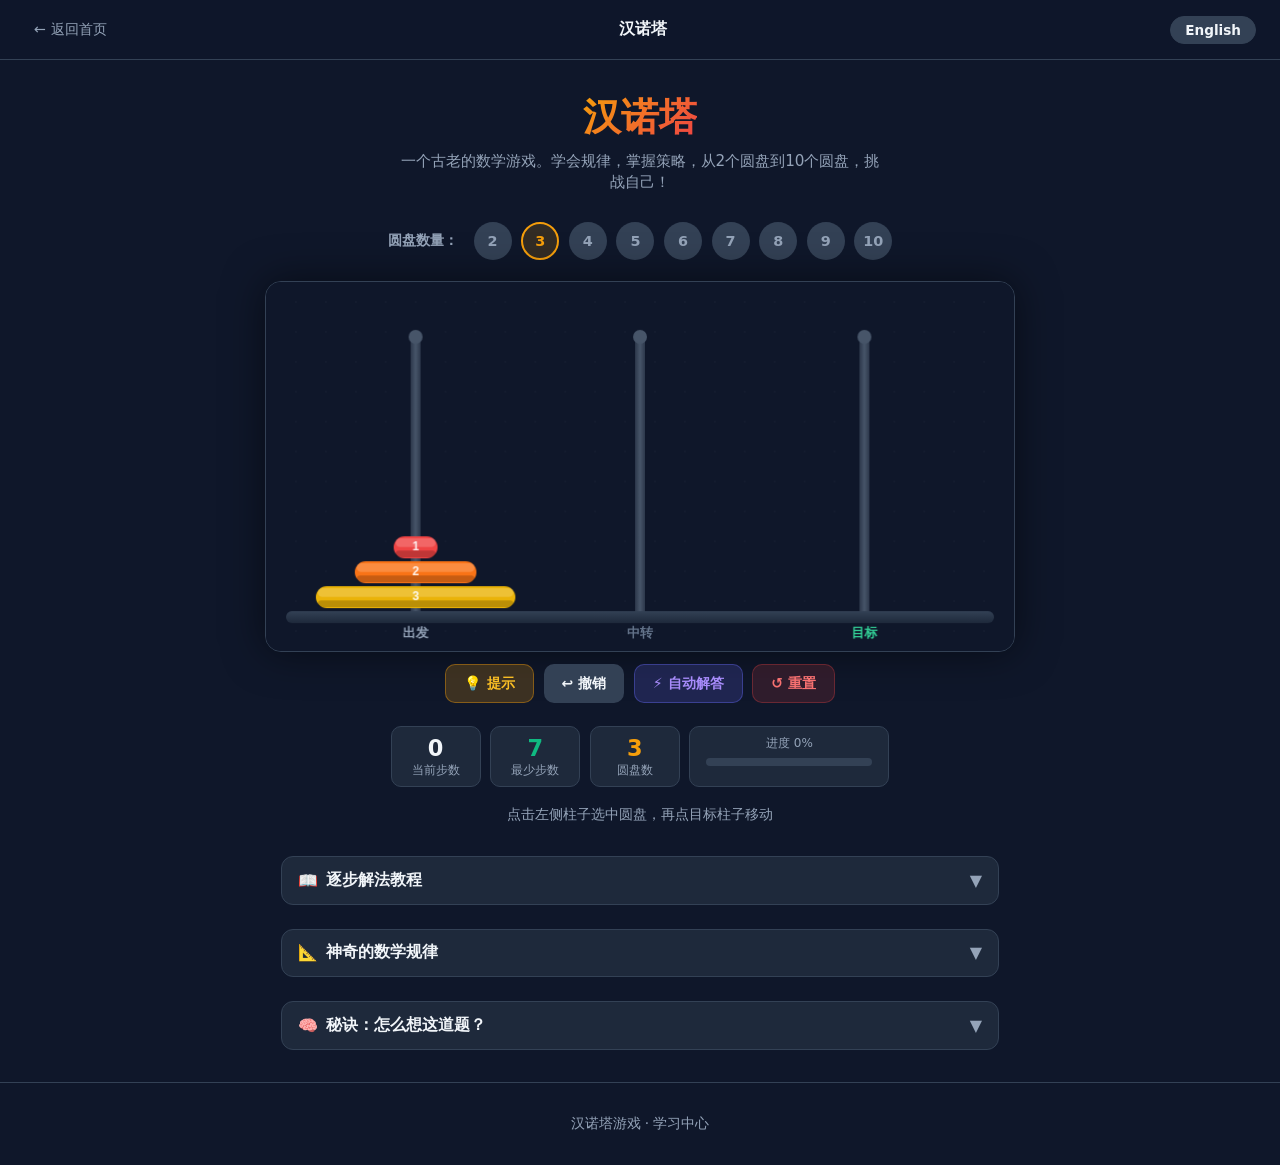
<file: modules/hanoi/index.html>
<!DOCTYPE html>
<html lang="zh-CN">
<head>
<meta charset="UTF-8">
<meta name="viewport" content="width=device-width, initial-scale=1.0">
<title>汉诺塔 · Tower of Hanoi</title>
<link rel="stylesheet" href="../../vendor/katex/katex.min.css">
<script defer src="../../vendor/katex/katex.min.js"></script>
<style>
:root {
  --bg:#0f172a;--card:#1e293b;--el:#334155;
  --text:#f1f5f9;--muted:#94a3b8;--border:#334155;
  --primary:#6366f1;--success:#10b981;--warn:#f59e0b;--danger:#ef4444;
  --font:'Segoe UI','PingFang SC','Microsoft YaHei',system-ui,sans-serif;
}
*{box-sizing:border-box;margin:0;padding:0;}
html{scroll-behavior:smooth;}
body{font-family:var(--font);background:var(--bg);color:var(--text);min-height:100vh;font-size:16px;}

/* NAV */
nav{
  position:sticky;top:0;z-index:100;
  background:rgba(15,23,42,.93);backdrop-filter:blur(12px);
  border-bottom:1px solid var(--border);
  padding:0 1.5rem;height:60px;
  display:flex;align-items:center;justify-content:space-between;
}
.back-btn{color:var(--muted);text-decoration:none;font-size:.9rem;padding:5px 10px;border-radius:8px;transition:.2s;}
.back-btn:hover{color:var(--text);background:var(--el);}
.nav-center{font-size:1rem;font-weight:700;}
.lang-btn{
  background:var(--el);border:1px solid var(--border);color:var(--text);
  padding:5px 14px;border-radius:20px;font-size:.85rem;font-weight:600;
  cursor:pointer;transition:.2s;font-family:var(--font);
}
.lang-btn:hover{background:var(--primary);border-color:var(--primary);}

/* HERO */
.hero{padding:2rem 1.5rem 1rem;text-align:center;max-width:700px;margin:0 auto;}
.hero h1{font-size:clamp(1.6rem,4vw,2.4rem);font-weight:800;margin-bottom:.5rem;}
.hero h1 .hl{
  background:linear-gradient(135deg,#f59e0b,#ef4444);
  -webkit-background-clip:text;-webkit-text-fill-color:transparent;background-clip:text;
}
.hero p{font-size:.95rem;color:var(--muted);max-width:480px;margin:0 auto;}

/* DISK SELECTOR */
.disk-selector{
  display:flex;align-items:center;justify-content:center;gap:.6rem;
  padding:.8rem 1rem;flex-wrap:wrap;
}
.ds-label{font-size:.9rem;font-weight:700;color:var(--muted);margin-right:.4rem;}
.ds-btn{
  width:38px;height:38px;border-radius:50%;border:2px solid transparent;
  font-size:.9rem;font-weight:800;cursor:pointer;transition:.2s;
  background:var(--el);color:var(--muted);font-family:var(--font);
}
.ds-btn:hover{transform:scale(1.12);}
.ds-btn.active{border-color:var(--warn);color:var(--warn);background:rgba(245,158,11,.15);}

/* GAME CANVAS AREA */
.game-wrap{
  display:flex;justify-content:center;padding:.5rem 1rem 0;
}
#hanoi-canvas{
  border-radius:16px;background:#0f172a;border:1px solid var(--border);
  width:100%;max-width:750px;height:auto;cursor:pointer;
  box-shadow:0 0 40px rgba(0,0,0,.5);
  touch-action:manipulation;
}

/* CONTROLS */
.controls{
  display:flex;gap:.6rem;justify-content:center;flex-wrap:wrap;
  padding:.8rem 1rem;max-width:750px;margin:0 auto;
}
.btn{
  padding:9px 18px;border-radius:10px;font-size:.88rem;font-weight:700;
  cursor:pointer;border:none;font-family:var(--font);
  transition:.2s;display:inline-flex;align-items:center;gap:.4rem;
}
.btn-hint{background:rgba(245,158,11,.2);color:#fbbf24;border:1px solid rgba(245,158,11,.4);}
.btn-hint:hover{background:rgba(245,158,11,.35);}
.btn-undo{background:var(--el);color:var(--text);}
.btn-undo:hover{background:var(--border);}
.btn-auto{background:rgba(99,102,241,.2);color:#a78bfa;border:1px solid rgba(99,102,241,.4);}
.btn-auto:hover{background:rgba(99,102,241,.35);}
.btn-reset{background:rgba(239,68,68,.15);color:#f87171;border:1px solid rgba(239,68,68,.3);}
.btn-reset:hover{background:rgba(239,68,68,.3);}
.btn:disabled{opacity:.35;cursor:not-allowed;}

/* STATS */
.stats-bar{
  display:flex;gap:.6rem;justify-content:center;flex-wrap:wrap;
  padding:.4rem 1rem;max-width:750px;margin:.2rem auto 0;
}
.stat-box{
  background:var(--card);border:1px solid var(--border);border-radius:10px;
  padding:.5rem .9rem;text-align:center;min-width:90px;
}
.stat-val{font-size:1.4rem;font-weight:800;line-height:1.2;}
.stat-lbl{font-size:.72rem;color:var(--muted);margin-top:.1rem;}
.stat-progress{min-width:200px;padding:.5rem 1rem;}
.progress-track{height:8px;background:var(--el);border-radius:4px;margin:.4rem 0;overflow:hidden;}
.progress-fill{height:100%;border-radius:4px;background:linear-gradient(90deg,#6366f1,#10b981);transition:width .4s ease;width:0;}
.progress-label{font-size:.75rem;color:var(--muted);text-align:center;}

/* STATUS BAR */
.status-bar{
  text-align:center;font-size:.9rem;min-height:2.2rem;
  padding:.5rem 1rem;max-width:750px;margin:.2rem auto 0;
  border-radius:10px;transition:.3s;
}
.status-bar.ready{color:var(--muted);}
.status-bar.ok{background:rgba(16,185,129,.1);color:#34d399;border:1px solid rgba(16,185,129,.2);}
.status-bar.bad{background:rgba(239,68,68,.1);color:#f87171;border:1px solid rgba(239,68,68,.2);}
.status-bar.win{background:rgba(245,158,11,.15);color:#fbbf24;border:1px solid rgba(245,158,11,.3);font-size:1.1rem;font-weight:700;}
.status-bar.hint{background:rgba(245,158,11,.1);color:#fbbf24;border:1px solid rgba(245,158,11,.2);}

/* WALKTHROUGH SECTION */
.section{max-width:750px;margin:1.5rem auto 0;padding:0 1rem;}
.section-hd{
  display:flex;align-items:center;justify-content:space-between;
  cursor:pointer;padding:.8rem 1rem;
  background:var(--card);border:1px solid var(--border);border-radius:12px;
  user-select:none;
}
.section-hd h2{font-size:1rem;font-weight:700;display:flex;align-items:center;gap:.5rem;}
.section-hd .chevron{transition:.3s;color:var(--muted);}
.section-hd.open .chevron{transform:rotate(180deg);}
.section-body{
  display:none;margin-top:.4rem;
  background:var(--card);border:1px solid var(--border);border-radius:12px;
  padding:1.2rem;
}
.section-body.open{display:block;}

/* WALKTHROUGH */
.wt-header{
  display:flex;align-items:center;justify-content:space-between;
  margin-bottom:.8rem;flex-wrap:wrap;gap:.5rem;
}
.wt-progress{font-size:.85rem;color:var(--muted);}
.wt-nav{display:flex;gap:.5rem;}
.wt-step-display{
  display:grid;grid-template-columns:60px 1fr 60px;
  align-items:center;gap:.5rem;min-height:80px;
}
.wt-arrow-col{text-align:center;}
.wt-arrow{font-size:2rem;color:var(--muted);}
.wt-arrow.active{color:var(--warn);cursor:pointer;}
.wt-step-card{
  background:var(--el);border-radius:10px;padding:1rem;
  text-align:center;
}
.wt-disk-visual{display:flex;align-items:center;justify-content:center;gap:.4rem;margin:.5rem 0;}
.wt-disk-chip{
  border-radius:6px;padding:3px 10px;font-size:.82rem;font-weight:700;
  color:#fff;
}
.wt-move-text{font-size:.88rem;color:var(--text);line-height:1.5;}
.wt-peg-name{font-weight:700;}

/* MATH SECTION */
.math-table{width:100%;border-collapse:separate;border-spacing:0;font-size:.88rem;}
.math-table th{background:var(--el);padding:.6rem .8rem;text-align:left;font-weight:700;border-bottom:2px solid var(--border);}
.math-table td{padding:.6rem .8rem;border-bottom:1px solid var(--border);}
.math-table tr:last-child td{border-bottom:none;}
.math-table .highlight{color:var(--warn);font-weight:700;}
.formula-box{
  background:#0f172a;border:1px solid var(--border);border-left:3px solid var(--warn);
  border-radius:0 10px 10px 0;padding:.8rem 1.1rem;
  font-family:'Cascadia Code','Consolas',monospace;font-size:.9rem;
  line-height:2;margin:.8rem 0;
}
.formula-box .kw{color:#a78bfa;}
.formula-box .vl{color:var(--warn);}

/* STRATEGY SECTION */
.strategy-step{
  display:flex;align-items:flex-start;gap:.8rem;
  padding:.7rem;background:var(--el);border-radius:10px;margin-bottom:.5rem;
}
.step-num{
  width:28px;height:28px;border-radius:50%;flex-shrink:0;
  background:var(--primary);color:#fff;font-weight:800;font-size:.85rem;
  display:flex;align-items:center;justify-content:center;
}
.step-text{font-size:.88rem;line-height:1.6;}
.step-formula{
  background:#0f172a;border-radius:6px;padding:.3rem .7rem;
  font-family:monospace;font-size:.82rem;margin-top:.4rem;
  color:var(--warn);display:inline-block;
}

footer{text-align:center;padding:2rem;color:var(--muted);font-size:.85rem;border-top:1px solid var(--border);margin-top:2rem;}
</style>
</head>
<body>

<nav>
  <a class="back-btn" href="../../index.html">← <span data-i18n="nav.back">返回首页</span></a>
  <span class="nav-center" data-i18n="nav.title">汉诺塔</span>
  <button class="lang-btn" onclick="toggleLang()" data-i18n="nav.lang">English</button>
</nav>

<section class="hero">
  <h1><span class="hl" data-i18n="hero.title">汉诺塔</span></h1>
  <p data-i18n="hero.desc">一个古老的数学游戏。学会规律，掌握策略，从2个圆盘到10个圆盘，挑战自己！</p>
</section>

<!-- DISK SELECTOR -->
<div class="disk-selector">
  <span class="ds-label" data-i18n="ds.label">圆盘数量：</span>
  <button id="ds2"  class="ds-btn" onclick="setDisks(2)">2</button>
  <button id="ds3"  class="ds-btn active" onclick="setDisks(3)">3</button>
  <button id="ds4"  class="ds-btn" onclick="setDisks(4)">4</button>
  <button id="ds5"  class="ds-btn" onclick="setDisks(5)">5</button>
  <button id="ds6"  class="ds-btn" onclick="setDisks(6)">6</button>
  <button id="ds7"  class="ds-btn" onclick="setDisks(7)">7</button>
  <button id="ds8"  class="ds-btn" onclick="setDisks(8)">8</button>
  <button id="ds9"  class="ds-btn" onclick="setDisks(9)">9</button>
  <button id="ds10" class="ds-btn" onclick="setDisks(10)">10</button>
</div>

<!-- GAME -->
<div class="game-wrap">
  <canvas id="hanoi-canvas" width="750" height="370"></canvas>
</div>

<!-- CONTROLS -->
<div class="controls">
  <button class="btn btn-hint" onclick="showHint()" id="btn-hint" data-i18n="btn.hint">💡 提示</button>
  <button class="btn btn-undo" onclick="doUndo()" id="btn-undo" data-i18n="btn.undo">↩ 撤销</button>
  <button class="btn btn-auto" onclick="doAutoSolve()" id="btn-auto" data-i18n="btn.auto">⚡ 自动解答</button>
  <button class="btn btn-reset" onclick="doReset()" id="btn-reset" data-i18n="btn.reset">↺ 重置</button>
</div>

<!-- STATS -->
<div class="stats-bar">
  <div class="stat-box">
    <div class="stat-val" id="s-moves">0</div>
    <div class="stat-lbl" data-i18n="stat.moves">当前步数</div>
  </div>
  <div class="stat-box">
    <div class="stat-val" id="s-min" style="color:var(--success);">7</div>
    <div class="stat-lbl" data-i18n="stat.minimum">最少步数</div>
  </div>
  <div class="stat-box">
    <div class="stat-val" id="s-disks" style="color:var(--warn);">3</div>
    <div class="stat-lbl" data-i18n="stat.disks">圆盘数</div>
  </div>
  <div class="stat-box stat-progress">
    <div class="progress-label" id="prog-label" data-i18n="stat.progress">进度 0%</div>
    <div class="progress-track"><div class="progress-fill" id="prog-fill"></div></div>
  </div>
</div>

<!-- STATUS -->
<div class="status-bar ready" id="status-bar" data-i18n="status.ready">点击左侧柱子选中圆盘，再点目标柱子移动</div>

<!-- WALKTHROUGH -->
<div class="section">
  <div class="section-hd" onclick="toggleSection('wt')">
    <h2>📖 <span data-i18n="wt.title">逐步解法教程</span></h2>
    <span class="chevron">▼</span>
  </div>
  <div class="section-body" id="body-wt">
    <div class="wt-header">
      <span class="wt-progress" id="wt-prog">0 / 0</span>
      <div class="wt-nav">
        <button class="btn btn-undo" onclick="wtPrev()" id="wt-prev" style="padding:6px 14px;">← <span data-i18n="wt.prev">上一步</span></button>
        <button class="btn btn-hint" onclick="wtNext()" id="wt-next" style="padding:6px 14px;"><span data-i18n="wt.next">下一步</span> →</button>
        <button class="btn btn-reset" onclick="wtReset()" style="padding:6px 14px;font-size:.78rem;" data-i18n="wt.restart">从头看</button>
      </div>
    </div>
    <div class="wt-step-display">
      <div class="wt-arrow-col">
        <div class="wt-arrow active" onclick="wtPrev()">‹</div>
      </div>
      <div class="wt-step-card" id="wt-card">
        <div style="color:var(--muted);font-size:.9rem;" data-i18n="wt.start">点击"下一步"开始查看解法</div>
      </div>
      <div class="wt-arrow-col">
        <div class="wt-arrow active" onclick="wtNext()">›</div>
      </div>
    </div>
    <div style="margin-top:.8rem;font-size:.82rem;color:var(--muted);" data-i18n="wt.note">
      💡 教程演示与上方游戏独立，不影响你的游戏进度。
    </div>
  </div>
</div>

<!-- MATH SECTION -->
<div class="section">
  <div class="section-hd" onclick="toggleSection('math')">
    <h2>📐 <span data-i18n="math.title">神奇的数学规律</span></h2>
    <span class="chevron">▼</span>
  </div>
  <div class="section-body" id="body-math">
    <div class="formula-box" data-i18n="math.formula">最少步数 = 2ⁿ − 1 （n = 圆盘个数）</div>
    <table class="math-table">
      <thead>
        <tr>
          <th data-i18n="math.col.n">圆盘数 n</th>
          <th data-i18n="math.col.moves">最少步数 (2ⁿ−1)</th>
          <th data-i18n="math.col.time">若每秒走一步，需要</th>
        </tr>
      </thead>
      <tbody id="math-tbody"></tbody>
    </table>
    <div style="margin-top:.8rem;padding:.7rem;background:var(--el);border-radius:8px;font-size:.84rem;color:var(--muted);" data-i18n="math.legend">
      🏛️ 传说：古印度神庙有一座64个黄金圆盘的汉诺塔，僧侣们日夜不停地移动，当完成时世界将会终结。按每秒1步，需要约 5,849亿年——太阳系早就消失了！
    </div>
  </div>
</div>

<!-- STRATEGY SECTION -->
<div class="section" style="margin-bottom:2rem;">
  <div class="section-hd" onclick="toggleSection('strat')">
    <h2>🧠 <span data-i18n="strat.title">秘诀：怎么想这道题？</span></h2>
    <span class="chevron">▼</span>
  </div>
  <div class="section-body" id="body-strat">
    <div id="strat-content"></div>
  </div>
</div>

<footer><p data-i18n="footer">汉诺塔游戏 · 学习中心</p></footer>

<script>
// ============================================================
// KaTeX helpers — $..$ inline, $$..$$ display
// ============================================================
function tex(latex, display=false){
  if(typeof katex==='undefined') return latex;
  try { return katex.renderToString(latex,{throwOnError:false,displayMode:display}); }
  catch(e){ return latex; }
}
function mathify(s){
  if(!s) return '';
  return s
    .replace(/\$\$([\s\S]+?)\$\$/g, (_,m)=>tex(m,true))
    .replace(/\$([^$\n]+?)\$/g,     (_,m)=>tex(m,false));
}

// ============================================================
// LANGUAGE
// ============================================================
const T = {
zh:{
  'nav.back':'返回首页','nav.title':'汉诺塔','nav.lang':'English',
  'hero.title':'汉诺塔','hero.desc':'一个古老的数学游戏。学会规律，掌握策略，从2个圆盘到10个圆盘，挑战自己！',
  'ds.label':'圆盘数量：',
  'btn.hint':'💡 提示','btn.undo':'↩ 撤销','btn.auto':'⚡ 自动解答','btn.reset':'↺ 重置',
  'stat.moves':'当前步数','stat.minimum':'最少步数','stat.disks':'圆盘数',
  'stat.progress':'进度',
  'status.ready':'点击左侧柱子选中圆盘，再点目标柱子移动',
  'status.selected':'已选中 %peg 柱的圆盘，点击目标柱移动',
  'status.invalid':'不行！大圆盘不能放在小圆盘上面 ❌',
  'status.empty':'这里没有圆盘',
  'status.hint':'💡 提示：把 %from 柱顶部的圆盘移到 %to 柱',
  'status.win.exact':'🌟 完美！你用了最少步数完成了！太厉害了！',
  'status.win':'🎉 太棒了！你用了 %n 步完成！（最少需要 %m 步）',
  'status.auto':'正在自动演示解法...',
  'peg.a':'出发','peg.b':'中转','peg.c':'目标',
  'wt.title':'逐步解法教程','wt.prev':'上一步','wt.next':'下一步','wt.restart':'从头看',
  'wt.start':'点击"下一步"开始查看解法',
  'wt.note':'💡 教程演示与上方游戏独立，不影响你的游戏进度。',
  'wt.step':'第 %n 步，共 %total 步',
  'wt.move':'将 %disk 号圆盘（%color）从 %from 柱移到 %to 柱',
  'wt.done':'✅ 完成！所有圆盘都移到了目标柱子上。',
  'math.title':'神奇的数学规律',
  'math.formula':'最少步数 $= 2^n - 1\\quad$（$n$ = 圆盘个数）',
  'math.col.n':'圆盘数 $n$','math.col.moves':'最少步数 $(2^n - 1)$','math.col.time':'若每秒走一步，需要',
  'math.legend':'🏛️ 传说：古印度神庙有一座64个黄金圆盘的汉诺塔，僧侣们日夜不停地移动，当完成时世界将会终结。按每秒1步，需要约 5,849亿年——太阳系早就消失了！',
  'strat.title':'秘诀：怎么想这道题？',
  'footer':'汉诺塔游戏 · 学习中心',
  'diskcolor':['红','橙','黄','绿','青','蓝','靛','紫','粉','紫红'],
},
en:{
  'nav.back':'Home','nav.title':'Tower of Hanoi','nav.lang':'中文',
  'hero.title':'Tower of Hanoi','hero.desc':'An ancient mathematical puzzle. Learn the pattern, master the strategy — from 2 disks to 10!',
  'ds.label':'Disks:',
  'btn.hint':'💡 Hint','btn.undo':'↩ Undo','btn.auto':'⚡ Auto-Solve','btn.reset':'↺ Reset',
  'stat.moves':'Moves','stat.minimum':'Minimum','stat.disks':'Disks',
  'stat.progress':'Progress',
  'status.ready':'Click a peg to pick up its top disk, then click a destination peg',
  'status.selected':'Selected the top disk on %peg peg — click destination',
  'status.invalid':"Can't place a bigger disk on a smaller one ❌",
  'status.empty':'No disk on that peg',
  'status.hint':'💡 Hint: Move the top disk from %from peg to %to peg',
  'status.win.exact':'🌟 Perfect! You solved it in the minimum number of moves!',
  'status.win':'🎉 Great job! You solved it in %n moves! (Minimum: %m)',
  'status.auto':'Auto-solving...',
  'peg.a':'Start','peg.b':'Helper','peg.c':'Goal',
  'wt.title':'Step-by-Step Tutorial','wt.prev':'Prev','wt.next':'Next','wt.restart':'Restart',
  'wt.start':'Click "Next" to start the solution walkthrough',
  'wt.note':'💡 This tutorial runs independently — it does not affect your game above.',
  'wt.step':'Step %n of %total',
  'wt.move':'Move disk %disk (%color) from the %from peg to the %to peg',
  'wt.done':'✅ Done! All disks are on the Goal peg.',
  'math.title':'The Amazing Math Pattern',
  'math.formula':'Minimum moves $= 2^n - 1\\quad$($n$ = number of disks)',
  'math.col.n':'Disks $n$','math.col.moves':'Min moves $(2^n - 1)$','math.col.time':'At 1 move/sec',
  'math.legend':'🏛️ Legend: An ancient Indian temple had a Tower of Hanoi with 64 golden disks. When the monks finish, the world will end. At 1 move per second, it would take ~585 billion years — long after the sun burns out!',
  'strat.title':'The Secret: How to Think About It',
  'footer':'Tower of Hanoi · Learn Hub',
  'diskcolor':['Red','Orange','Yellow','Green','Cyan','Blue','Indigo','Violet','Pink','Purple'],
},
};

let lang = localStorage.getItem('edu-lang') || 'zh';
function t(k,vars){
  let s=(T[lang]||{})[k]||k;
  if(vars) Object.keys(vars).forEach(v=>{s=s.replace('%'+v,vars[v]);});
  return s;
}
function applyLang(){
  document.querySelectorAll('[data-i18n]').forEach(el=>{
    const v=t(el.dataset.i18n);
    if(v) el.innerHTML=mathify(v);
  });
  document.documentElement.lang=lang==='zh'?'zh-CN':'en';
  buildMathTable();
  buildStratContent();
  updateWtCard();
  updateStatus('ready');
}
function toggleLang(){
  lang=lang==='en'?'zh':'en';
  localStorage.setItem('edu-lang',lang);
  applyLang();
}

// ============================================================
// CANVAS & CONSTANTS
// ============================================================
const CW=750,CH=370;
const PEG_X=[150,375,600];
const BASE_Y=330,PEG_TOP=55;
const PEG_H=BASE_Y-PEG_TOP;
const DISK_H=22,DISK_GAP=3;
const MIN_W=44,MAX_W=200;
const COLORS=['#ef4444','#f97316','#eab308','#22c55e','#06b6d4','#3b82f6','#6366f1','#8b5cf6','#ec4899','#a855f7'];
const PEG_KEYS=['a','b','c'];

function diskW(d){
  if(numDisks===1)return MAX_W;
  return MIN_W+(d-1)*(MAX_W-MIN_W)/(numDisks-1);
}
function topY(peg,stackPos){
  return BASE_Y-(stackPos+1)*(DISK_H+DISK_GAP);
}

// ============================================================
// GAME STATE
// ============================================================
let numDisks=3;
let pegs=[[],[],[]];
let selectedPeg=-1;
let moveCount=0;
let history=[];
let hintFrom=-1,hintTo=-1;
let solved=false;
let animating=false;
let animState=null;
let particles=[];
let invalidPeg=-1,invalidTimer=null;
let autoRunning=false;
let rafId=null;

function findDiskPeg(d){
  for(let p=0;p<3;p++) if(pegs[p].includes(d)) return p;
  return -1;
}

// ============================================================
// HINT ALGORITHM (recursive — works from any valid state)
// ============================================================
function getHint(n,goal){
  if(n===0) return null;
  const lp=findDiskPeg(n);
  if(lp===goal) return getHint(n-1,goal);
  const helper=3-lp-goal;
  let allOnHelper=true;
  for(let d=1;d<n;d++) if(findDiskPeg(d)!==helper){allOnHelper=false;break;}
  if(allOnHelper) return [lp,goal];
  return getHint(n-1,helper);
}

// ============================================================
// PRECOMPUTED OPTIMAL MOVES (for walkthrough)
// ============================================================
let optMoves=[];
function computeOpt(n,from,to,via){
  if(n===1){optMoves.push([from,to]);return;}
  computeOpt(n-1,from,via,to);
  optMoves.push([from,to]);
  computeOpt(n-1,via,to,from);
}

// ============================================================
// MOVE LOGIC
// ============================================================
function canPlace(from,to){
  if(pegs[from].length===0)return false;
  if(pegs[to].length===0)return true;
  return pegs[from][pegs[from].length-1]<pegs[to][pegs[to].length-1];
}

function commitMove(from,to){
  const d=pegs[from].pop();
  pegs[to].push(d);
  moveCount++;
  history.push({from,to,d});
  updateStats();
  if(pegs[2].length===numDisks){
    solved=true;
    hintFrom=-1;hintTo=-1;selectedPeg=-1;
    setTimeout(celebrate,150);
    updateStatus(moveCount===(Math.pow(2,numDisks)-1)?'win.exact':'win');
  }
}

// ============================================================
// ANIMATED MOVE
// ============================================================
function startAnim(disk,from,to,onDone){
  const fY=topY(from,pegs[from].length-1);
  const tY=topY(to,pegs[to].length);
  pegs[from].pop(); // visually removed during flight
  animState={
    disk,
    sx:PEG_X[from],sy:fY,
    ex:PEG_X[to],  ey:tY,
    arcH:Math.max(90,Math.abs(PEG_X[to]-PEG_X[from])*0.55),
    dur:Math.min(600,150+Math.abs(PEG_X[to]-PEG_X[from])*0.8),
    t0:null,
    cx:PEG_X[from],cy:fY,
    onDone
  };
  animating=true;
  ensureLoop();
}

function animatedMove(from,to){
  return new Promise(res=>{
    const disk=pegs[from][pegs[from].length-1];
    startAnim(disk,from,to,()=>{
      pegs[to].push(disk);
      moveCount++;
      history.push({from,to,d:disk});
      updateStats();
      if(pegs[2].length===numDisks){
        solved=true;
        setTimeout(celebrate,100);
        updateStatus(moveCount===(Math.pow(2,numDisks)-1)?'win.exact':'win');
      }
      animating=false;
      res();
    });
  });
}

// ============================================================
// CONTROLS
// ============================================================
function showHint(){
  if(solved||animating||autoRunning) return;
  const h=getHint(numDisks,2);
  if(!h) return;
  hintFrom=h[0];hintTo=h[1];
  selectedPeg=-1;
  updateStatus('hint');
  drawBoard();
  clearTimeout(hintTimer);
  hintTimer=setTimeout(()=>{hintFrom=-1;hintTo=-1;drawBoard();},3500);
}
let hintTimer=null;

function doUndo(){
  if(history.length===0||animating||autoRunning) return;
  const last=history.pop();
  pegs[last.to].pop();
  pegs[last.from].push(last.d);
  moveCount=Math.max(0,moveCount-1);
  hintFrom=-1;hintTo=-1;selectedPeg=-1;
  solved=false;particles=[];
  updateStats();updateStatus('ready');drawBoard();
}

function doReset(){
  if(autoRunning){autoRunning=false;}
  initGame();
  drawBoard();
}

async function doAutoSolve(){
  if(animating||autoRunning) return;
  // Reset to initial state first
  initGame();
  drawBoard();
  await sleep(200);
  autoRunning=true;
  updateStatus('auto');
  let steps=0;
  while(pegs[2].length<numDisks&&steps<2000&&autoRunning){
    const h=getHint(numDisks,2);
    if(!h) break;
    await animatedMove(h[0],h[1]);
    drawBoard();
    steps++;
    await sleep(30);
  }
  autoRunning=false;
}

function sleep(ms){return new Promise(r=>setTimeout(r,ms));}

// ============================================================
// CANVAS INTERACTION
// ============================================================
function handleClick(e){
  if(solved||animating||autoRunning) return;
  const canvas=document.getElementById('hanoi-canvas');
  const rect=canvas.getBoundingClientRect();
  const sx=CW/rect.width;
  const cx=(e.clientX-rect.left)*sx;
  let peg=-1;
  for(let p=0;p<3;p++){if(Math.abs(cx-PEG_X[p])<115){peg=p;break;}}
  if(peg===-1) return;

  if(selectedPeg===-1){
    if(pegs[peg].length===0){updateStatus('empty');return;}
    selectedPeg=peg;
    hintFrom=-1;hintTo=-1;
    updateStatus('selected');
    drawBoard();
  } else {
    if(peg===selectedPeg){selectedPeg=-1;updateStatus('ready');drawBoard();return;}
    if(canPlace(selectedPeg,peg)){
      const from=selectedPeg;selectedPeg=-1;
      hintFrom=-1;hintTo=-1;
      const disk=pegs[from][pegs[from].length-1];
      startAnim(disk,from,peg,()=>{
        pegs[peg].push(disk);
        moveCount++;history.push({from,to:peg,d:disk});
        updateStats();
        animating=false;
        if(pegs[2].length===numDisks){
          solved=true;
          setTimeout(celebrate,150);
          updateStatus(moveCount===(Math.pow(2,numDisks)-1)?'win.exact':'win');
        } else {
          updateStatus('ready');
        }
      });
    } else {
      invalidPeg=peg;
      clearTimeout(invalidTimer);
      invalidTimer=setTimeout(()=>{invalidPeg=-1;drawBoard();},500);
      updateStatus('invalid');drawBoard();
    }
  }
}

function handleTouch(e){
  e.preventDefault();
  if(e.touches.length===1){
    const t=e.touches[0];
    handleClick({clientX:t.clientX,clientY:t.clientY});
  }
}

// ============================================================
// DRAWING
// ============================================================
function drawBoard(){
  const canvas=document.getElementById('hanoi-canvas');
  if(!canvas) return;
  const ctx=canvas.getContext('2d');
  ctx.clearRect(0,0,CW,CH);

  // Background
  ctx.fillStyle='#0f172a';
  ctx.fillRect(0,0,CW,CH);

  // Subtle grid dots
  ctx.fillStyle='rgba(255,255,255,0.03)';
  for(let x=30;x<CW;x+=30)for(let y=20;y<CH;y+=30){
    ctx.beginPath();ctx.arc(x,y,1,0,Math.PI*2);ctx.fill();
  }

  // Base platform
  const basGrad=ctx.createLinearGradient(20,BASE_Y,20,BASE_Y+12);
  basGrad.addColorStop(0,'#334155');basGrad.addColorStop(1,'#1e293b');
  ctx.fillStyle=basGrad;
  roundRect(ctx,20,BASE_Y,CW-40,12,6);ctx.fill();

  // Pegs
  for(let p=0;p<3;p++){
    const isSel=p===selectedPeg,isHF=p===hintFrom,isHT=p===hintTo,isInv=p===invalidPeg;
    const color=isSel?'#818cf8':isHF?'#fbbf24':isHT?'#34d399':isInv?'#f87171':'#475569';
    if(isSel||isHF||isHT){ctx.shadowBlur=18;ctx.shadowColor=color;}
    const g=ctx.createLinearGradient(PEG_X[p]-5,0,PEG_X[p]+5,0);
    g.addColorStop(0,color+'88');g.addColorStop(0.5,color);g.addColorStop(1,color+'88');
    ctx.fillStyle=g;
    ctx.fillRect(PEG_X[p]-5,PEG_TOP,10,PEG_H);
    ctx.shadowBlur=0;

    // Peg cap
    ctx.beginPath();ctx.arc(PEG_X[p],PEG_TOP,7,0,Math.PI*2);
    ctx.fillStyle=color;ctx.fill();

    // Peg label
    ctx.font='bold 13px '+getComputedStyle(document.body).fontFamily;
    ctx.textAlign='center';ctx.textBaseline='top';
    const names=[t('peg.a'),t('peg.b'),t('peg.c')];
    ctx.fillStyle=p===0?'#94a3b8':p===2?'#34d399':'#64748b';
    ctx.fillText(names[p],PEG_X[p],BASE_Y+16);

    // Shake effect on invalid
    if(isInv){
      ctx.strokeStyle='#f87171';ctx.lineWidth=2;ctx.setLineDash([4,4]);
      roundRect(ctx,PEG_X[p]-90,PEG_TOP-5,180,PEG_H+5,8);ctx.stroke();
      ctx.setLineDash([]);
    }
  }

  // Hint arrow
  if(hintFrom>=0&&hintTo>=0){
    drawArrow(ctx,PEG_X[hintFrom],PEG_X[hintTo]);
  }

  // Disks on pegs
  for(let p=0;p<3;p++){
    for(let i=0;i<pegs[p].length;i++){
      const d=pegs[p][i];
      if(animState&&animState.disk===d) continue;
      const glow=(p===selectedPeg&&i===pegs[p].length-1);
      drawDisk(ctx,d,PEG_X[p],topY(p,i),glow);
    }
  }

  // Animating disk
  if(animState&&animState.cx!==undefined){
    drawDisk(ctx,animState.disk,animState.cx,animState.cy,true);
  }

  // Selection indicator
  if(selectedPeg>=0&&pegs[selectedPeg].length>0){
    const d=pegs[selectedPeg][pegs[selectedPeg].length-1];
    const y=topY(selectedPeg,pegs[selectedPeg].length-1);
    ctx.beginPath();
    ctx.arc(PEG_X[selectedPeg],y-10,6,0,Math.PI*2);
    ctx.fillStyle='#818cf8';ctx.fill();
  }

  // Particles
  particles.forEach(p=>{
    ctx.save();ctx.globalAlpha=p.life;
    ctx.fillStyle=p.col;
    ctx.beginPath();ctx.arc(p.x,p.y,p.r,0,Math.PI*2);ctx.fill();
    ctx.restore();
  });
}

function drawDisk(ctx,d,cx,y,glow){
  const w=diskW(d),h=DISK_H,r=h/2;
  const col=COLORS[d-1];
  ctx.save();
  if(glow){ctx.shadowBlur=14;ctx.shadowColor=col;}
  // Body
  ctx.fillStyle=col;
  roundRect(ctx,cx-w/2,y,w,h,r);ctx.fill();
  // Highlight
  ctx.fillStyle='rgba(255,255,255,0.18)';
  roundRect(ctx,cx-w/2+2,y+2,w-4,h*0.4,r-1);ctx.fill();
  // Bottom shadow
  ctx.fillStyle='rgba(0,0,0,0.2)';
  roundRect(ctx,cx-w/2+2,y+h*0.65,w-4,h*0.3,r-1);ctx.fill();
  // Label
  if(w>32){
    ctx.fillStyle='rgba(255,255,255,0.92)';
    ctx.font=`bold ${Math.min(13,h*0.55)}px sans-serif`;
    ctx.textAlign='center';ctx.textBaseline='middle';
    ctx.fillText(d,cx,y+h/2);
  }
  ctx.restore();
}

function drawArrow(ctx,fx,tx){
  const y=PEG_TOP-20;
  const dir=tx>fx?1:-1;
  ctx.save();
  ctx.strokeStyle='#fbbf24';ctx.lineWidth=2.5;
  ctx.shadowBlur=8;ctx.shadowColor='#fbbf24';
  // Line
  ctx.beginPath();ctx.moveTo(fx,y);ctx.lineTo(tx,y);ctx.stroke();
  // Arrowhead
  ctx.beginPath();
  ctx.moveTo(tx,y);
  ctx.lineTo(tx-dir*12,y-7);
  ctx.lineTo(tx-dir*12,y+7);
  ctx.closePath();ctx.fillStyle='#fbbf24';ctx.fill();
  // Animated pulse dot
  ctx.beginPath();ctx.arc(fx,y,4,0,Math.PI*2);
  ctx.fillStyle='#fbbf24';ctx.fill();
  ctx.restore();
}

function roundRect(ctx,x,y,w,h,r){
  if(ctx.roundRect){ctx.beginPath();ctx.roundRect(x,y,w,h,r);return;}
  ctx.beginPath();
  ctx.moveTo(x+r,y);ctx.lineTo(x+w-r,y);
  ctx.quadraticCurveTo(x+w,y,x+w,y+r);
  ctx.lineTo(x+w,y+h-r);ctx.quadraticCurveTo(x+w,y+h,x+w-r,y+h);
  ctx.lineTo(x+r,y+h);ctx.quadraticCurveTo(x,y+h,x,y+h-r);
  ctx.lineTo(x,y+r);ctx.quadraticCurveTo(x,y,x+r,y);
  ctx.closePath();
}

// ============================================================
// ANIMATION LOOP
// ============================================================
function ensureLoop(){if(!rafId)rafId=requestAnimationFrame(loop);}
function loop(ts){
  rafId=null;
  if(animState){
    if(!animState.t0)animState.t0=ts;
    const raw=Math.min((ts-animState.t0)/animState.dur,1);
    const et=raw<0.5?2*raw*raw:1-Math.pow(-2*raw+2,2)/2;
    animState.cx=animState.sx+(animState.ex-animState.sx)*et;
    const ly=animState.sy+(animState.ey-animState.sy)*et;
    animState.cy=ly-animState.arcH*Math.sin(Math.PI*raw);
    if(raw>=1){const cb=animState.onDone;animState=null;cb&&cb();}
  }
  particles=particles.filter(p=>{
    p.x+=p.vx;p.y+=p.vy;p.vy+=0.25;p.life-=0.016;return p.life>0;
  });
  drawBoard();
  if(animState||particles.length>0||autoRunning)rafId=requestAnimationFrame(loop);
}

// ============================================================
// CELEBRATE
// ============================================================
function celebrate(){
  const bx=PEG_X[2];
  const by=BASE_Y-numDisks*(DISK_H+DISK_GAP)-10;
  for(let i=0;i<100;i++){
    particles.push({
      x:bx+(Math.random()-.5)*120,y:by,
      vx:(Math.random()-.5)*9,vy:-(Math.random()*10+3),
      col:COLORS[Math.floor(Math.random()*COLORS.length)],
      r:3+Math.random()*5,life:1
    });
  }
  ensureLoop();
}

// ============================================================
// STATS & STATUS
// ============================================================
function updateStats(){
  const min=Math.pow(2,numDisks)-1;
  document.getElementById('s-moves').textContent=moveCount;
  document.getElementById('s-min').textContent=min;
  document.getElementById('s-disks').textContent=numDisks;
  const prog=solved?100:Math.min(99,Math.round(pegs[2].length/numDisks*100));
  document.getElementById('prog-fill').style.width=prog+'%';
  document.getElementById('prog-label').textContent=t('stat.progress')+' '+prog+'%';
}

function updateStatus(key){
  const el=document.getElementById('status-bar');
  el.className='status-bar';
  const min=Math.pow(2,numDisks)-1;
  const pegName=p=>t('peg.'+PEG_KEYS[p]);
  const msgs={
    ready:{k:'status.ready',cls:'ready'},
    selected:{k:'status.selected',cls:'ok',v:{peg:pegName(selectedPeg>=0?selectedPeg:0)}},
    invalid:{k:'status.invalid',cls:'bad'},
    empty:{k:'status.empty',cls:'bad'},
    hint:{k:'status.hint',cls:'hint',v:{from:pegName(hintFrom>=0?hintFrom:0),to:pegName(hintTo>=0?hintTo:0)}},
    'win.exact':{k:'status.win.exact',cls:'win'},
    win:{k:'status.win',cls:'win',v:{n:moveCount,m:min}},
    auto:{k:'status.auto',cls:'ok'},
  };
  const m=msgs[key]||msgs.ready;
  el.classList.add(m.cls);
  el.textContent=t(m.k,m.v||{});
}

// ============================================================
// INIT GAME
// ============================================================
function initGame(){
  pegs=[[],[],[]];
  for(let i=numDisks;i>=1;i--) pegs[0].push(i);
  selectedPeg=-1;moveCount=0;history=[];
  hintFrom=-1;hintTo=-1;solved=false;
  animating=false;animState=null;particles=[];
  invalidPeg=-1;autoRunning=false;
  // Precompute optimal
  optMoves=[];computeOpt(numDisks,0,2,1);
  wtIdx=-1;
  updateStats();updateStatus('ready');
}

function setDisks(n){
  numDisks=n;
  document.querySelectorAll('.ds-btn').forEach(b=>{
    b.classList.toggle('active',parseInt(b.textContent)===n);
  });
  initGame();drawBoard();
}

// ============================================================
// WALKTHROUGH (STEP-BY-STEP TUTORIAL)
// ============================================================
let wtIdx=-1; // -1 = not started

function wtPrev(){if(wtIdx>-1){wtIdx--;updateWtCard();}}
function wtNext(){if(wtIdx<optMoves.length-1){wtIdx++;updateWtCard();}else if(wtIdx===optMoves.length-1){wtIdx=optMoves.length;updateWtCard();}}
function wtReset(){wtIdx=-1;updateWtCard();}

function updateWtCard(){
  const total=optMoves.length;
  const prog=document.getElementById('wt-prog');
  const card=document.getElementById('wt-card');
  document.getElementById('wt-prev').disabled=wtIdx<=-1;
  document.getElementById('wt-next').disabled=wtIdx>=total;

  if(wtIdx===-1){
    prog.textContent='0 / '+total;
    card.innerHTML=`<div style="color:var(--muted);font-size:.9rem;">${t('wt.start')}</div>`;
    return;
  }
  if(wtIdx>=total){
    prog.textContent=total+' / '+total;
    card.innerHTML=`<div style="color:var(--success);font-size:1rem;font-weight:700;">${t('wt.done')}</div>`;
    return;
  }

  const [from,to]=optMoves[wtIdx];
  // Simulate state up to step wtIdx
  const sim=[[],[],[]];
  for(let i=numDisks;i>=1;i--) sim[0].push(i);
  for(let s=0;s<=wtIdx-1;s++){
    const [sf,st]=optMoves[s];
    sim[st].push(sim[sf].pop());
  }
  const disk=sim[from][sim[from].length-1];
  const diskCol=COLORS[disk-1];
  const colorName=(T[lang]?.diskcolor||T.zh.diskcolor)[disk-1];
  const fromName=t('peg.'+PEG_KEYS[from]);
  const toName=t('peg.'+PEG_KEYS[to]);

  prog.textContent=`${wtIdx+1} / ${total}`;
  card.innerHTML=`
    <div style="font-size:.78rem;color:var(--muted);margin-bottom:.4rem;">${t('wt.step',{n:wtIdx+1,total})}</div>
    <div class="wt-disk-visual">
      <span style="font-size:1.5rem;">${t('peg.'+PEG_KEYS[from])}</span>
      <span style="font-size:1.1rem;color:var(--muted);">→</span>
      <div class="wt-disk-chip" style="background:${diskCol};min-width:${Math.max(40,diskCol?30:30)}px;">
        ${disk}
      </div>
      <span style="font-size:1.1rem;color:var(--muted);">→</span>
      <span style="font-size:1.5rem;">${t('peg.'+PEG_KEYS[to])}</span>
    </div>
    <div class="wt-move-text">${t('wt.move',{disk,color:colorName,from:fromName,to:toName})}</div>
  `;
}

// ============================================================
// MATH TABLE
// ============================================================
function buildMathTable(){
  const tbody=document.getElementById('math-tbody');
  if(!tbody) return;
  const timeStr=[
    lang==='zh'?'3秒':'3 sec',
    lang==='zh'?'7秒':'7 sec',
    lang==='zh'?'15秒':'15 sec',
    lang==='zh'?'31秒':'31 sec',
    lang==='zh'?'约1分钟':'~1 min',
    lang==='zh'?'约2分钟':'~2 min',
    lang==='zh'?'约4分钟':'~4 min',
    lang==='zh'?'约9分钟':'~9 min',
    lang==='zh'?'约17分钟':'~17 min',
  ];
  tbody.innerHTML='';
  for(let n=2;n<=10;n++){
    const min=Math.pow(2,n)-1;
    const tr=document.createElement('tr');
    tr.innerHTML=`
      <td>${n===numDisks?'<strong style="color:var(--warn);">'+n+'</strong>':n}</td>
      <td class="${n===numDisks?'highlight':''}">${min.toLocaleString()}</td>
      <td style="color:var(--muted);font-size:.83rem;">${timeStr[n-2]}</td>
    `;
    tbody.appendChild(tr);
  }
}

// ============================================================
// STRATEGY CONTENT
// ============================================================
function buildStratContent(){
  const el=document.getElementById('strat-content');
  if(!el) return;
  if(lang==='zh'){
    el.innerHTML=mathify(`
      <div style="margin-bottom:1rem;padding:.8rem;background:var(--el);border-radius:10px;font-size:.9rem;line-height:1.7;">
        <strong>核心秘诀</strong>：要把 $N$ 个圆盘从出发柱移到目标柱，只需要记住一件事：
        <div style="margin:.6rem 0;padding:.5rem .8rem;background:#0f172a;border-radius:8px;font-size:1rem;font-weight:700;color:var(--warn);text-align:center;">
          先移 $N-1$ 个 → 移最大的 → 再移 $N-1$ 个
        </div>
      </div>
      <div class="strategy-step">
        <div class="step-num">1</div>
        <div class="step-text">
          <strong>把上面 $N-1$ 个圆盘移到中间柱（中转）</strong><br>
          暂时忽略最大的圆盘，先把小圆盘们"搬家"到中间柱。
          <div class="step-formula">需要 $2^{N-1} - 1$ 步</div>
        </div>
      </div>
      <div class="strategy-step">
        <div class="step-num">2</div>
        <div class="step-text">
          <strong>把最大圆盘直接移到目标柱</strong><br>
          现在出发柱只剩最大圆盘，目标柱是空的，直接移过去！
          <div class="step-formula">只需 1 步</div>
        </div>
      </div>
      <div class="strategy-step">
        <div class="step-num">3</div>
        <div class="step-text">
          <strong>把中间柱的 $N-1$ 个圆盘移到目标柱</strong><br>
          最大圆盘已经到位，现在把剩余圆盘也移过来——重复同样的过程。
          <div class="step-formula">需要 $2^{N-1} - 1$ 步</div>
        </div>
      </div>
      <div style="padding:.8rem;background:rgba(99,102,241,.1);border:1px solid rgba(99,102,241,.3);border-radius:10px;margin-top:.6rem;font-size:.88rem;line-height:1.85;">
        <strong>为什么是 $2^n - 1$ 步？</strong>
        $$\\begin{aligned} f(1) &= 1 \\\\ f(n) &= f(n-1) + 1 + f(n-1) = 2\\,f(n-1) + 1 \\end{aligned}$$
        展开：
        $$f(n) = 2^{n-1}\\!\\cdot\\!f(1) + 2^{n-2} + \\cdots + 2 + 1 = 2^{n-1} + (2^{n-1} - 1) = 2^n - 1 \\;\\checkmark$$
      </div>
    `);
  } else {
    el.innerHTML=mathify(`
      <div style="margin-bottom:1rem;padding:.8rem;background:var(--el);border-radius:10px;font-size:.9rem;line-height:1.7;">
        <strong>The Core Secret</strong>: To move $N$ disks from Start to Goal, remember just one thing:
        <div style="margin:.6rem 0;padding:.5rem .8rem;background:#0f172a;border-radius:8px;font-size:1rem;font-weight:700;color:var(--warn);text-align:center;">
          Move $N-1$ → Move the biggest → Move $N-1$ again
        </div>
      </div>
      <div class="strategy-step">
        <div class="step-num">1</div>
        <div class="step-text">
          <strong>Move the top $N-1$ disks to the Helper peg</strong><br>
          Temporarily ignore the biggest disk. "Park" all the smaller ones in the middle.
          <div class="step-formula">Takes $2^{N-1} - 1$ moves</div>
        </div>
      </div>
      <div class="strategy-step">
        <div class="step-num">2</div>
        <div class="step-text">
          <strong>Move the biggest disk straight to the Goal</strong><br>
          The Start peg has only the biggest disk, and Goal is empty — move it directly!
          <div class="step-formula">Just 1 move</div>
        </div>
      </div>
      <div class="strategy-step">
        <div class="step-num">3</div>
        <div class="step-text">
          <strong>Move the $N-1$ disks from Helper to Goal</strong><br>
          The biggest is in place — now move the rest on top. Repeat the same process!
          <div class="step-formula">Takes $2^{N-1} - 1$ moves</div>
        </div>
      </div>
      <div style="padding:.8rem;background:rgba(99,102,241,.1);border:1px solid rgba(99,102,241,.3);border-radius:10px;margin-top:.6rem;font-size:.88rem;line-height:1.85;">
        <strong>Why is the formula $2^n - 1$?</strong> &nbsp; Let $f(n)$ = minimum moves for $n$ disks.
        $$\\begin{aligned} f(1) &= 1 \\\\ f(n) &= f(n-1) + 1 + f(n-1) = 2\\,f(n-1) + 1 \\end{aligned}$$
        Unrolling:
        $$f(n) = 2^{n-1}\\!\\cdot\\!f(1) + 2^{n-2} + \\cdots + 2 + 1 = 2^{n-1} + (2^{n-1} - 1) = 2^n - 1 \\;\\checkmark$$
      </div>
    `);
  }
}

// ============================================================
// ACCORDION
// ============================================================
function toggleSection(id){
  const hd=document.querySelector(`[onclick="toggleSection('${id}')"]`);
  const bd=document.getElementById('body-'+id);
  hd.classList.toggle('open');
  bd.classList.toggle('open');
}

// ============================================================
// BOOT
// ============================================================
document.addEventListener('DOMContentLoaded',()=>{
  const canvas=document.getElementById('hanoi-canvas');
  canvas.addEventListener('click',handleClick);
  canvas.addEventListener('touchstart',handleTouch,{passive:false});
  applyLang();
  setDisks(3);
});
</script>
</body>
</html>
</file>
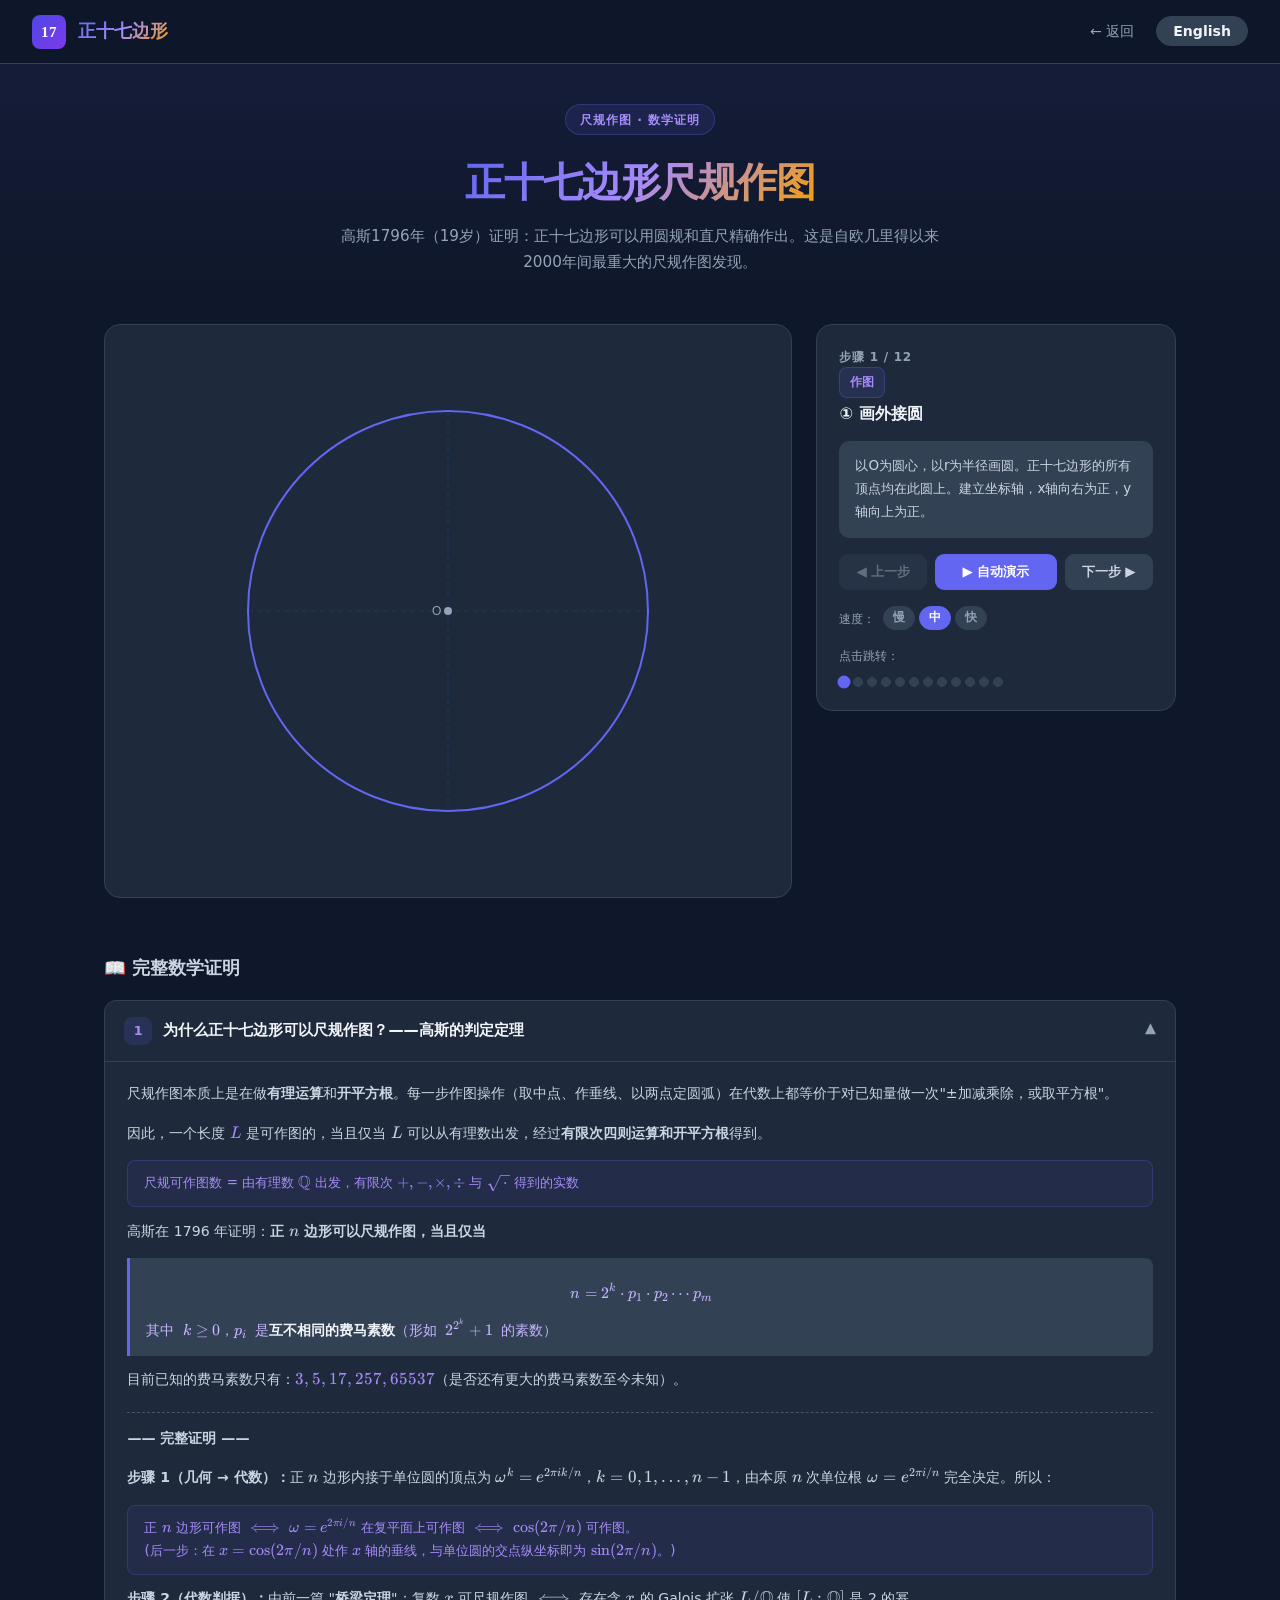
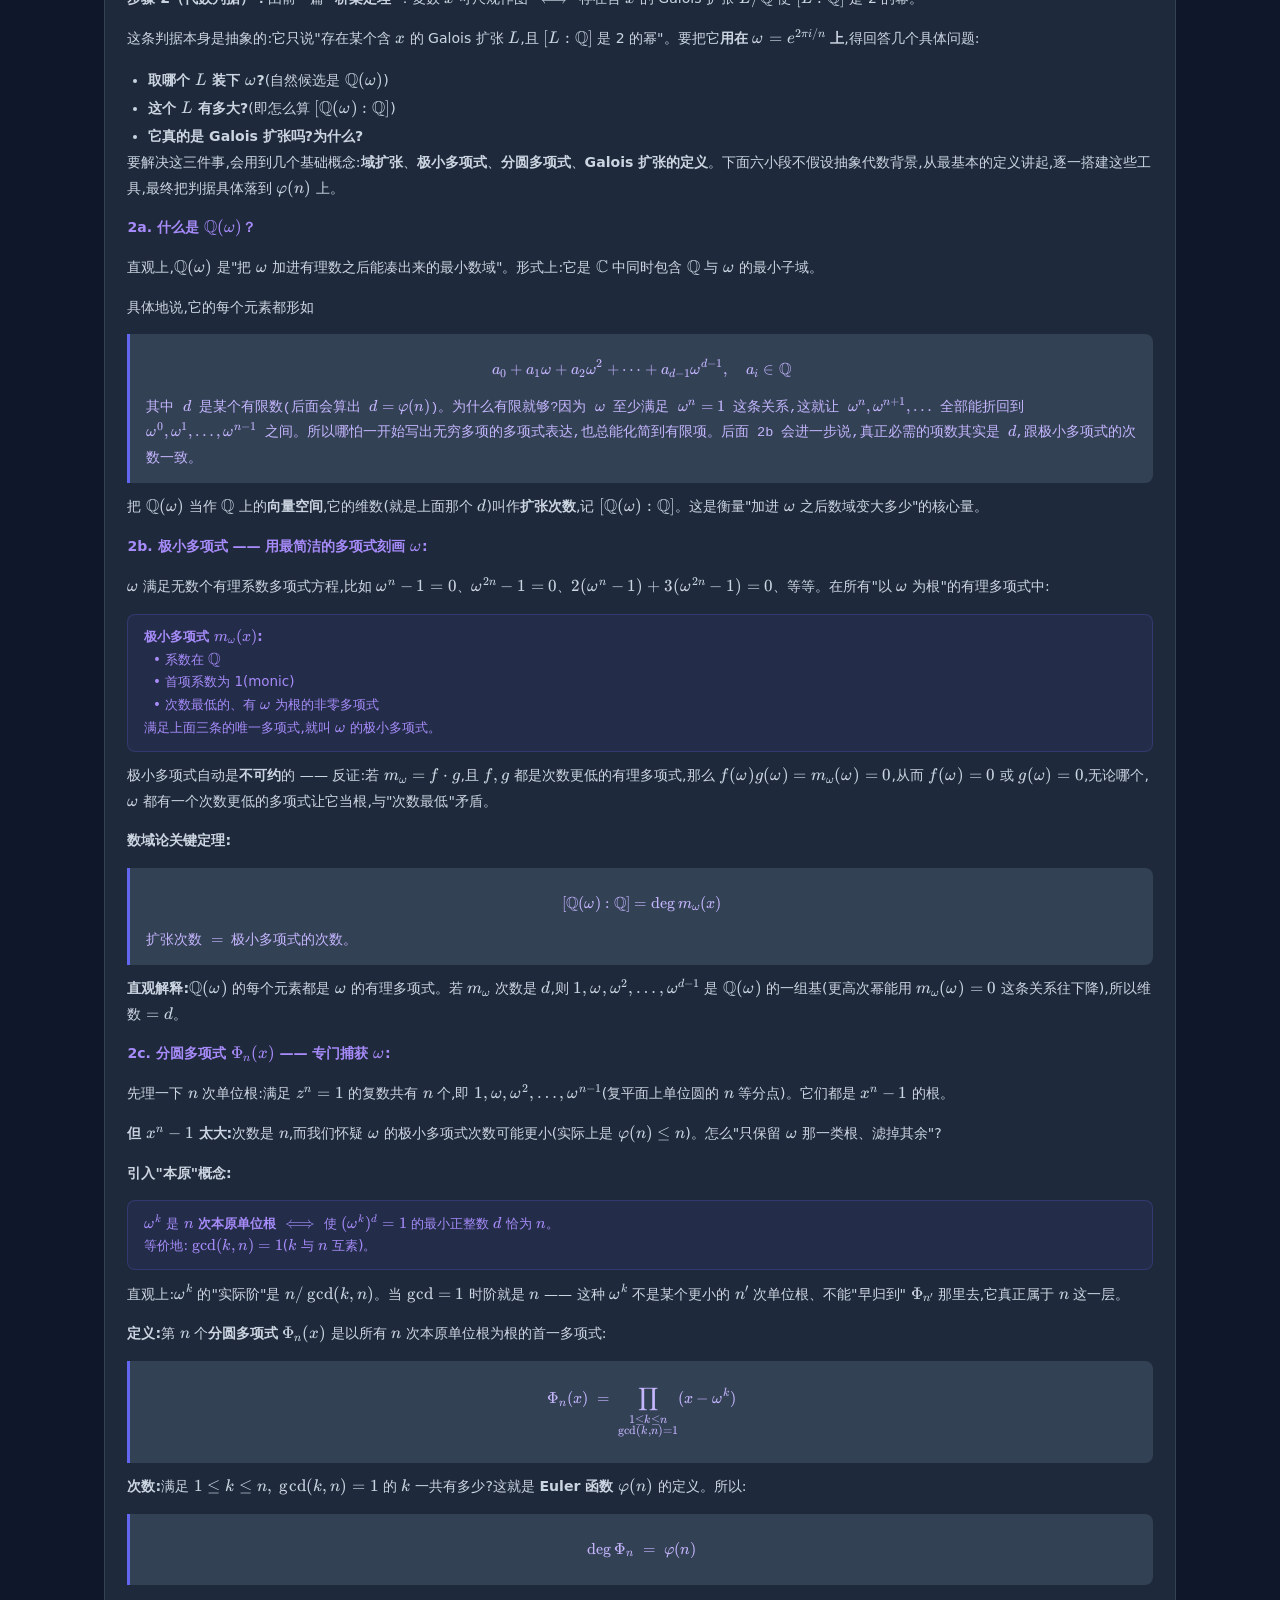
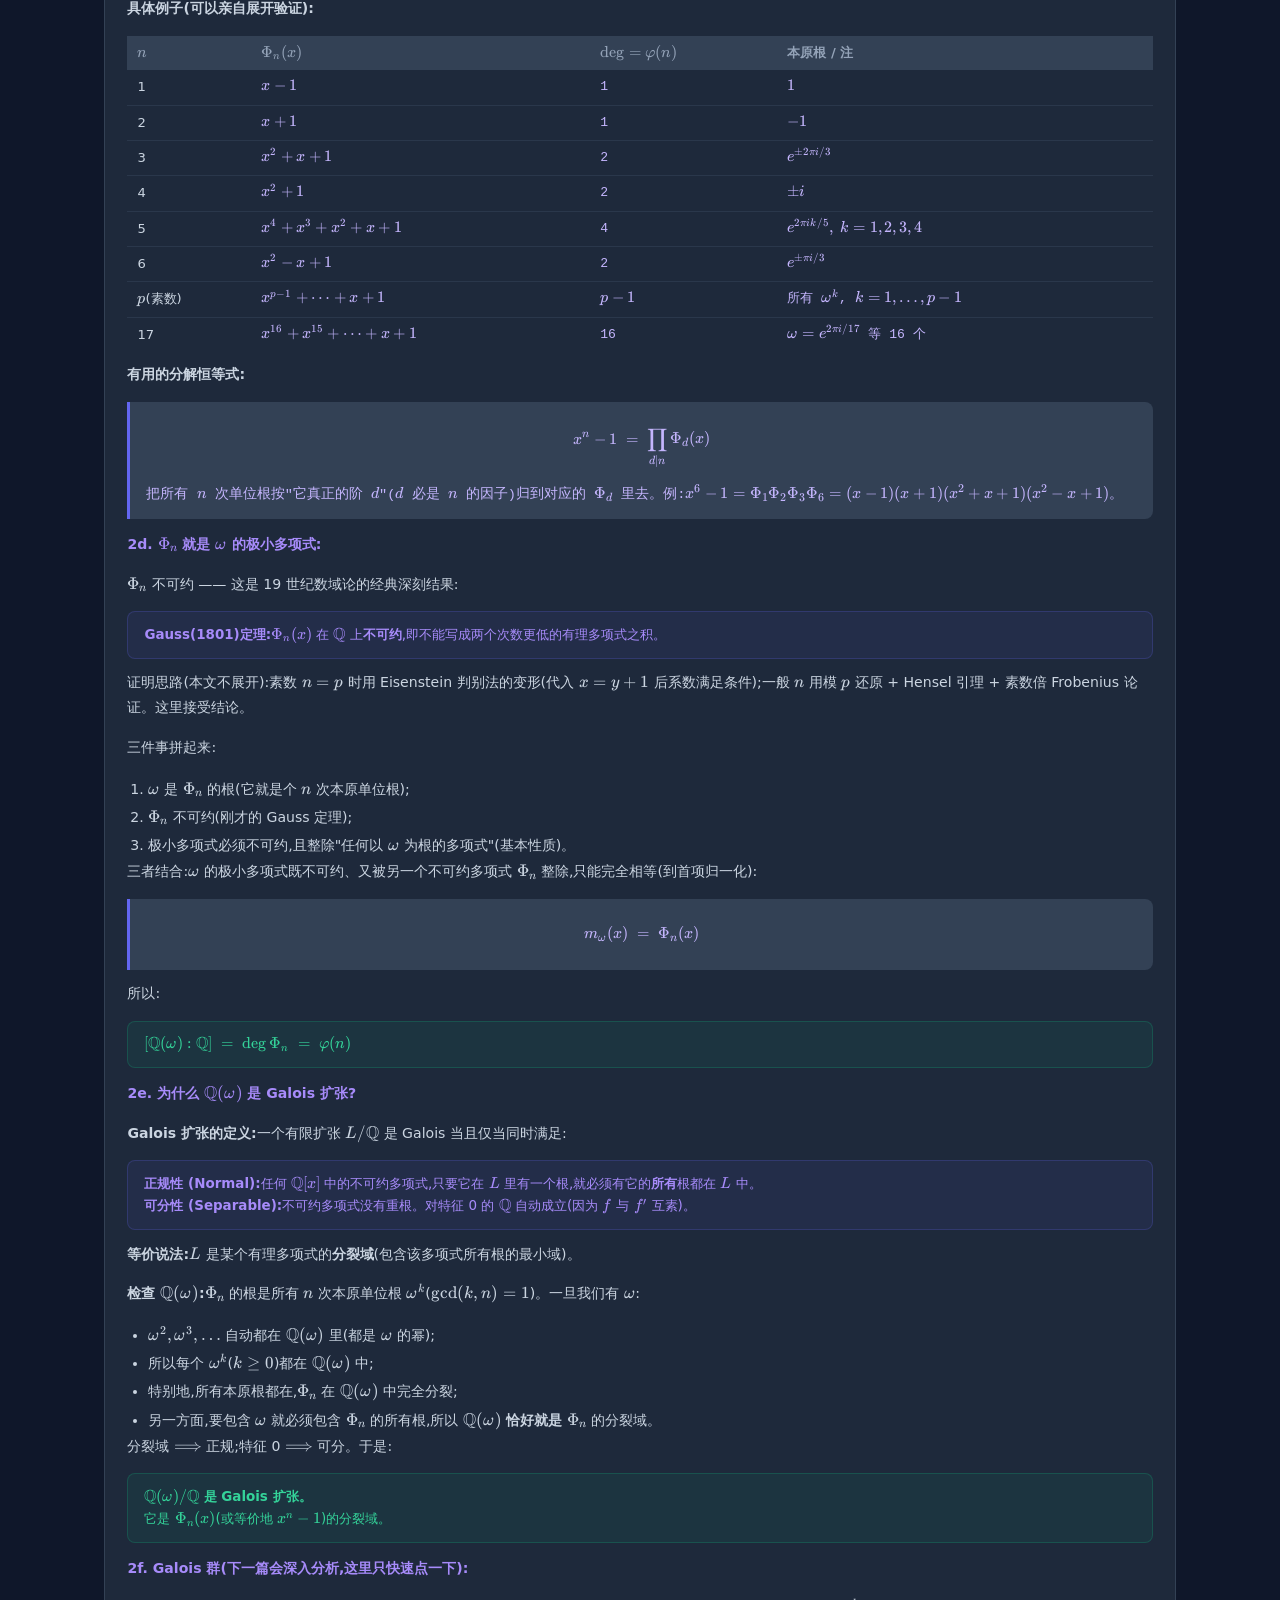
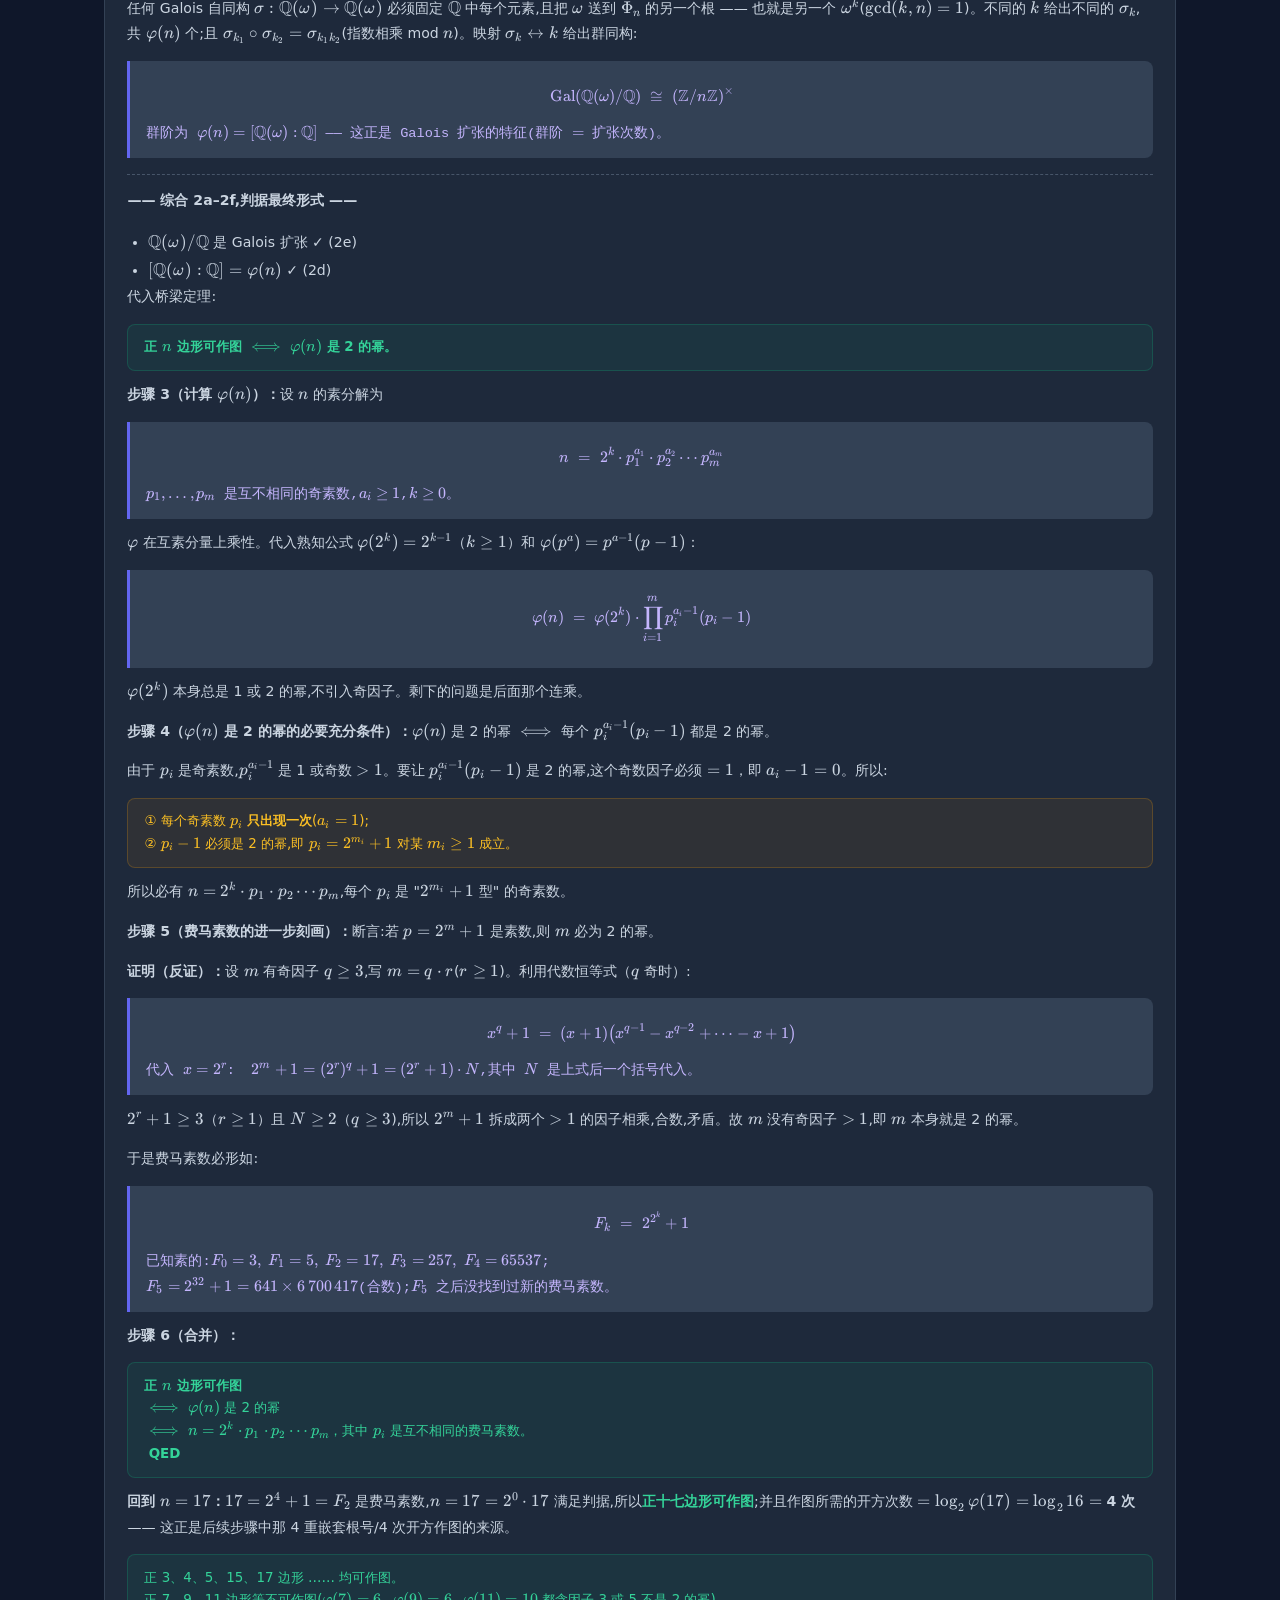
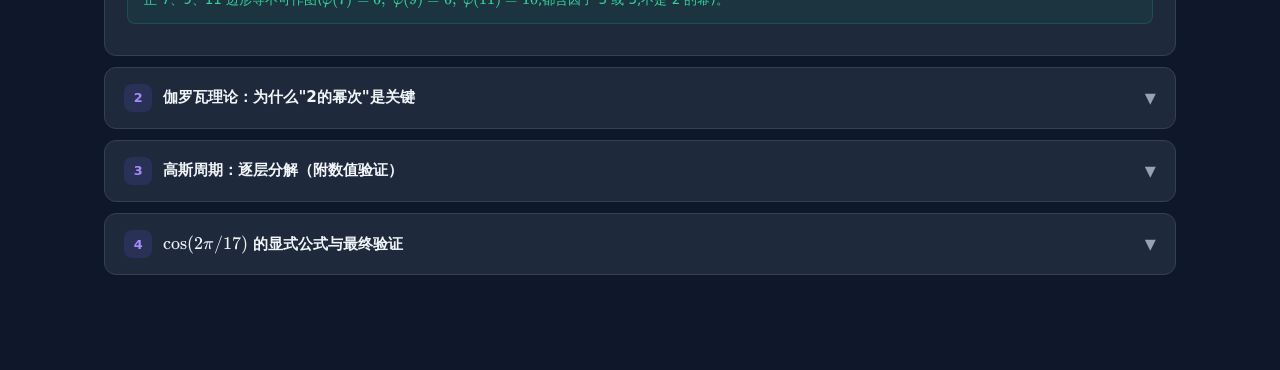
<file: modules/heptadecagon/index.html>
<!DOCTYPE html>
<html lang="zh-CN">
<head>
  <meta charset="UTF-8">
  <meta name="viewport" content="width=device-width, initial-scale=1.0">
  <title>正十七边形尺规作图 · Regular 17-gon</title>
  <link rel="stylesheet" href="../../vendor/katex/katex.min.css">
  <script defer src="../../vendor/katex/katex.min.js"></script>
  <style>
    :root {
      --primary: #6366f1;
      --gold:    #f59e0b;
      --green:   #10b981;
      --red:     #ef4444;
      --bg:      #0f172a;
      --bg-card: #1e293b;
      --bg-el:   #334155;
      --text:    #f1f5f9;
      --text-s:  #cbd5e1;
      --text-m:  #94a3b8;
      --border:  #334155;
      --radius:  16px;
      --shadow:  0 4px 24px rgba(0,0,0,.4);
      --tr:      .2s ease;
      --font:    'Segoe UI','PingFang SC','Microsoft YaHei','Noto Sans SC',system-ui,sans-serif;
    }
    *{box-sizing:border-box;margin:0;padding:0}
    html{scroll-behavior:smooth}
    body{font-family:var(--font);background:var(--bg);color:var(--text);line-height:1.7;min-height:100vh}

    /* nav */
    .nav{position:sticky;top:0;z-index:100;background:rgba(15,23,42,.92);backdrop-filter:blur(12px);
      border-bottom:1px solid var(--border);padding:0 2rem;height:64px;
      display:flex;align-items:center;justify-content:space-between}
    .nav-brand{display:flex;align-items:center;gap:12px;text-decoration:none;color:var(--text)}
    .nav-logo{display:inline-flex;align-items:center;justify-content:center;
      width:34px;height:34px;border-radius:8px;
      background:linear-gradient(135deg,#4f46e5,#7c3aed);
      color:#fff;font-weight:800;font-size:.95rem;letter-spacing:.02em;
      font-family:'Cambria Math','Times New Roman',serif}
    .nav-title{font-size:1.1rem;font-weight:700;
      background:linear-gradient(135deg,#6366f1,#a78bfa,#f59e0b);
      -webkit-background-clip:text;-webkit-text-fill-color:transparent;background-clip:text}
    .nav-actions{display:flex;align-items:center;gap:10px}
    .nav-back{color:var(--text-m);text-decoration:none;font-size:.88rem;
      padding:6px 12px;border-radius:8px;transition:var(--tr)}
    .nav-back:hover{color:var(--text);background:var(--bg-el)}
    .lang-toggle{background:var(--bg-el);border:1px solid var(--border);
      color:var(--text);padding:6px 16px;border-radius:20px;
      font-size:.88rem;font-weight:600;cursor:pointer;transition:var(--tr);font-family:var(--font)}
    .lang-toggle:hover{background:var(--primary);border-color:var(--primary)}

    /* hero */
    .hero{padding:2.5rem 2rem 1.5rem;text-align:center;
      background:linear-gradient(180deg,rgba(99,102,241,.07) 0%,transparent 100%)}
    .hero-badge{display:inline-block;background:rgba(99,102,241,.12);color:#a78bfa;
      border:1px solid rgba(99,102,241,.28);padding:4px 14px;border-radius:20px;
      font-size:.78rem;font-weight:700;letter-spacing:.08em;text-transform:uppercase;margin-bottom:.8rem}
    .hero h1{font-size:clamp(1.6rem,4vw,2.5rem);font-weight:800;letter-spacing:-.03em;margin-bottom:.5rem}
    .hero h1 span{background:linear-gradient(135deg,#6366f1,#a78bfa,#f59e0b);
      -webkit-background-clip:text;-webkit-text-fill-color:transparent;background-clip:text}
    .hero p{font-size:.95rem;color:var(--text-m);max-width:600px;margin:0 auto}

    /* construction layout */
    .con-wrap{max-width:1120px;margin:0 auto;padding:1.5rem;
      display:grid;grid-template-columns:1fr 360px;gap:1.5rem;align-items:start}
    .canvas-box{background:var(--bg-card);border:1px solid var(--border);
      border-radius:var(--radius);padding:1rem;display:flex;align-items:center;justify-content:center}
    #cvs{max-width:100%;border-radius:8px;display:block}

    /* step panel */
    .step-panel{background:var(--bg-card);border:1px solid var(--border);
      border-radius:var(--radius);padding:1.4rem;display:flex;flex-direction:column;gap:1rem}
    .step-counter{font-size:.75rem;font-weight:700;color:var(--text-m);letter-spacing:.06em;text-transform:uppercase}
    .step-badge{display:inline-block;background:rgba(99,102,241,.15);color:#a78bfa;
      border:1px solid rgba(99,102,241,.3);border-radius:8px;padding:4px 10px;
      font-size:.75rem;font-weight:700;margin-bottom:.4rem}
    .step-title{font-size:1rem;font-weight:700;color:var(--text);line-height:1.3}
    .step-desc{font-size:.84rem;color:var(--text-s);line-height:1.7;
      background:var(--bg-el);border-radius:10px;padding:.9rem 1rem;min-height:90px;
      white-space:pre-line}
    .step-desc .katex{font-size:1em}
    .step-key{font-size:.78rem;color:var(--gold);
      background:rgba(245,158,11,.08);border:1px solid rgba(245,158,11,.2);
      border-radius:8px;padding:.6rem .9rem;font-family:monospace;line-height:1.8;display:none;
      white-space:pre-line}
    .step-key .katex{font-size:1em;color:var(--gold)}
    .step-key.show{display:block}

    /* controls */
    .step-controls{display:flex;gap:8px;flex-wrap:wrap}
    .btn{padding:8px 16px;border-radius:9px;font-size:.84rem;font-weight:600;
      cursor:pointer;border:none;transition:var(--tr);font-family:var(--font)}
    .btn-primary{background:var(--primary);color:#fff}
    .btn-primary:hover{background:#4f46e5}
    .btn-ghost{background:var(--bg-el);border:1px solid var(--border);color:var(--text-s)}
    .btn-ghost:hover{color:var(--text);border-color:var(--text-m)}
    .btn-gold{background:rgba(245,158,11,.15);border:1px solid rgba(245,158,11,.3);color:var(--gold)}
    .btn-gold:hover{background:rgba(245,158,11,.25)}
    .btn:disabled{opacity:.4;cursor:not-allowed}
    .play-btn{flex:1}

    /* speed row */
    .speed-row{display:flex;align-items:center;gap:8px;font-size:.78rem;color:var(--text-m)}
    .speed-chips{display:flex;gap:4px}
    .speed-chip{background:var(--bg-el);border:1px solid var(--border);color:var(--text-m);
      padding:3px 9px;border-radius:12px;font-size:.74rem;font-weight:600;cursor:pointer;
      transition:var(--tr);font-family:var(--font)}
    .speed-chip.active{background:var(--primary);border-color:var(--primary);color:#fff}

    /* step dots */
    .step-dots{display:flex;gap:4px;flex-wrap:wrap;padding-top:.3rem}
    .dot{width:10px;height:10px;border-radius:50%;background:var(--bg-el);
      border:1px solid var(--border);cursor:pointer;transition:var(--tr);flex-shrink:0}
    .dot.done{background:rgba(99,102,241,.4);border-color:#6366f1}
    .dot.current{background:var(--primary);border-color:var(--primary);transform:scale(1.3)}

    /* proof section */
    .proof-section{max-width:1120px;margin:2rem auto;padding:0 1.5rem 4rem}
    .proof-title{font-size:1.1rem;font-weight:700;color:var(--text-s);margin-bottom:1rem}
    .accordion{display:flex;flex-direction:column;gap:.7rem}
    .acc-item{background:var(--bg-card);border:1px solid var(--border);border-radius:12px;overflow:hidden}
    .acc-head{display:flex;align-items:center;justify-content:space-between;
      padding:1rem 1.2rem;cursor:pointer;user-select:none;transition:var(--tr)}
    .acc-head:hover{background:var(--bg-el)}
    .acc-head-left{display:flex;align-items:center;gap:.7rem}
    .acc-num{background:rgba(99,102,241,.15);color:#a78bfa;border-radius:8px;
      width:28px;height:28px;display:flex;align-items:center;justify-content:center;
      font-size:.8rem;font-weight:700;flex-shrink:0}
    .acc-label{font-size:.95rem;font-weight:700;color:var(--text)}
    .acc-arrow{color:var(--text-m);font-size:.9rem;transition:transform .2s}
    .acc-item.open .acc-arrow{transform:rotate(180deg)}
    .acc-body{display:none;padding:1.2rem 1.4rem;border-top:1px solid var(--border)}
    .acc-item.open .acc-body{display:block}

    /* proof content */
    .proof-p{font-size:.88rem;color:var(--text-s);line-height:1.8;margin-bottom:.9rem}
    .proof-p:last-child{margin-bottom:0}
    .formula{background:var(--bg-el);border-left:3px solid var(--primary);
      border-radius:0 8px 8px 0;padding:.7rem 1rem;margin:.7rem 0;
      font-family:monospace;font-size:.85rem;color:#c4b5fd;line-height:1.9}
    .formula b{color:#f1f5f9}
    .hl{color:#a78bfa;font-weight:600}
    .hl-gold{color:var(--gold);font-weight:600}
    .hl-green{color:#34d399;font-weight:600}
    .mbox{border-radius:8px;padding:.7rem 1rem;margin:.7rem 0;font-size:.84rem;line-height:1.7}
    .mbox.info{background:rgba(99,102,241,.08);border:1px solid rgba(99,102,241,.22);color:#a78bfa}
    .mbox.warn{background:rgba(245,158,11,.08);border:1px solid rgba(245,158,11,.22);color:#fbbf24}
    .mbox.good{background:rgba(16,185,129,.08);border:1px solid rgba(16,185,129,.22);color:#34d399}
    .period-table{width:100%;border-collapse:collapse;font-size:.82rem;margin:.6rem 0}
    .period-table th{background:var(--bg-el);padding:6px 10px;text-align:left;color:var(--text-m);font-weight:600}
    .period-table td{padding:6px 10px;border-bottom:1px solid rgba(51,65,85,.6);color:var(--text-s)}
    .period-table tr:last-child td{border-bottom:none}
    .period-table .num{font-family:monospace;color:#c4b5fd}
    .proof-ol{padding-left:1.3rem;font-size:.88rem;color:var(--text-s);line-height:2}

    @media(max-width:800px){
      .con-wrap{grid-template-columns:1fr}
      .nav{padding:0 1rem}
      .proof-section{padding:0 1rem 4rem}
    }
  </style>
</head>
<body>

<nav class="nav">
  <a class="nav-brand" href="../../index.html">
    <span class="nav-logo">17</span>
    <span class="nav-title" data-i18n="nav.title">正十七边形</span>
  </a>
  <div class="nav-actions">
    <a class="nav-back" href="../../index.html" data-i18n="nav.back">← 返回</a>
    <button class="lang-toggle" onclick="toggleLang()" data-i18n="nav.lang">English</button>
  </div>
</nav>

<section class="hero">
  <div class="hero-badge" data-i18n="hero.badge">尺规作图 · 数学证明</div>
  <h1><span data-i18n="hero.h1">正十七边形</span></h1>
  <p data-i18n="hero.desc">高斯1796年（19岁）证明：正十七边形可以用圆规和直尺精确作出。这是自欧几里得以来2000年间最重大的尺规作图发现。</p>
</section>

<div class="con-wrap">
  <!-- Canvas -->
  <div class="canvas-box">
    <canvas id="cvs" width="540" height="540"></canvas>
  </div>

  <!-- Step panel -->
  <div class="step-panel">
    <div>
      <div class="step-counter" id="step-counter">步骤 1 / 12</div>
      <div class="step-badge" id="step-badge">作图</div>
      <div class="step-title" id="step-title"></div>
    </div>
    <div class="step-desc" id="step-desc"></div>
    <div class="step-key" id="step-key"></div>

    <div class="step-controls">
      <button class="btn btn-ghost" id="btn-prev" onclick="goPrev()">◀ 上一步</button>
      <button class="btn btn-primary play-btn" id="btn-play" onclick="togglePlay()">▶ 自动演示</button>
      <button class="btn btn-ghost" id="btn-next" onclick="goNext()">下一步 ▶</button>
    </div>

    <div class="speed-row">
      <span data-i18n="speed.label">速度：</span>
      <div class="speed-chips">
        <button class="speed-chip" onclick="setSpd(1500)" data-i18n="speed.slow">慢</button>
        <button class="speed-chip active" onclick="setSpd(800)" data-i18n="speed.mid">中</button>
        <button class="speed-chip" onclick="setSpd(350)" data-i18n="speed.fast">快</button>
      </div>
    </div>

    <div>
      <div style="font-size:.74rem;color:var(--text-m);margin-bottom:6px" data-i18n="dots.label">点击跳转步骤：</div>
      <div class="step-dots" id="dots"></div>
    </div>
  </div>
</div>

<!-- Math Proof -->
<section class="proof-section">
  <div class="proof-title" data-i18n="proof.title">📖 完整数学证明</div>
  <div class="accordion" id="accordion"></div>
</section>

<script>
// ═══════════════════════════════════════════════════════
//  KaTeX helpers — $..$ inline / $$..$$ display
// ═══════════════════════════════════════════════════════
function tex(latex, display=false){
  if(typeof katex==='undefined') return latex;
  try { return katex.renderToString(latex,{throwOnError:false,displayMode:display}); }
  catch(e){ return latex; }
}
function mathify(s){
  if(!s) return '';
  return s
    .replace(/\$\$([\s\S]+?)\$\$/g, (_,m)=>tex(m,true))
    .replace(/\$([^$\n]+?)\$/g,     (_,m)=>tex(m,false));
}

// ═══════════════════════════════════════════════════════
//  i18n
// ═══════════════════════════════════════════════════════
const T = {
  zh: {
    'nav.title':'正十七边形','nav.back':'← 返回','nav.lang':'English',
    'hero.badge':'尺规作图 · 数学证明',
    'hero.h1':'正十七边形尺规作图',
    'hero.desc':'高斯1796年（19岁）证明：正十七边形可以用圆规和直尺精确作出。这是自欧几里得以来2000年间最重大的尺规作图发现。',
    'speed.label':'速度：','speed.slow':'慢','speed.mid':'中','speed.fast':'快',
    'dots.label':'点击跳转：',
    'proof.title':'📖 完整数学证明',
    'badge.construct':'作图','badge.key':'关键值','badge.proof':'证明',
    'btn.prev':'◀ 上一步','btn.play':'▶ 自动演示','btn.pause':'⏸ 暂停','btn.next':'下一步 ▶',
    'step.counter':'步骤 %a / %b',
  },
  en: {
    'nav.title':'Regular 17-gon','nav.back':'← Home','nav.lang':'中文',
    'hero.badge':'Compass & Straightedge · Mathematical Proof',
    'hero.h1':'Regular Heptadecagon Construction',
    'hero.desc':'Gauss proved in 1796 (age 19) that a regular 17-gon can be constructed with compass and straightedge — the greatest ruler-and-compass discovery in 2000 years since Euclid.',
    'speed.label':'Speed: ','speed.slow':'Slow','speed.mid':'Mid','speed.fast':'Fast',
    'dots.label':'Jump to step:',
    'proof.title':'📖 Full Mathematical Proof',
    'badge.construct':'Construction','badge.key':'Key value','badge.proof':'Proof',
    'btn.prev':'◀ Prev','btn.play':'▶ Auto','btn.pause':'⏸ Pause','btn.next':'Next ▶',
    'step.counter':'Step %a of %b',
  },
};

let lang = localStorage.getItem('edu-lang') || 'zh';
const t = k => (T[lang]||T.zh)[k] || k;

function applyLang() {
  document.documentElement.lang = lang === 'zh' ? 'zh-CN' : 'en';
  document.querySelectorAll('[data-i18n]').forEach(el => {
    const v = t(el.dataset.i18n); if (v) el.textContent = v;
  });
  renderStepPanel();
  renderAccordion();
}
function toggleLang() {
  lang = lang === 'zh' ? 'en' : 'zh';
  localStorage.setItem('edu-lang', lang);
  applyLang();
}

// ═══════════════════════════════════════════════════════
//  Canvas & construction geometry
// ═══════════════════════════════════════════════════════
const cvs = document.getElementById('cvs');
const ctx = cvs.getContext('2d');
const CW = 540, CH = 540;
const OX = CW/2, OY = CH/2;
const R  = 200; // circle radius in pixels

const S17 = Math.sqrt(17);

// ── Pre-compute all key construction points ──
const pt = {
  O:  [OX,           OY           ],
  P1: [OX + R,       OY           ],  // first vertex (1,0)
  Pm: [OX - R,       OY           ],  // (-1,0)
  B:  [OX,           OY - R       ],  // top (0,1)
  J:  [OX,           OY - R/4     ],  // (0, 1/4)
};
// Angle bisector of ∠OJP1 meets x-axis at E
pt.E = [OX + R*(S17-1)/16,   OY];
// External bisector meets x-axis at F (left of O)
pt.F = [OX - R*(S17+1)/16,   OY];

// Step ⑦ — bisect OJ to mark M = (0, r/8): the "+1" reference at scale r/8 used
// by both the Carlyle-2 circle (step ⑧) and the Carlyle-3 circle (step ⑨).
pt.M = [OX, OY - R/8];

// Step ⑧ Carlyle circle C2: diameter MK realizes x² − η₁·x − 1 = 0 at scale r/8.
//   K = (Eₓ, −r/8) = the point directly below E at depth r/8 (E itself
//       is the foot of the perpendicular from K to the x-axis)
// The circle's center sits on the x-axis at (Eₓ/2, 0); its x-axis intersections
// are exactly (r/8)·η₁₁ and (r/8)·η₁₂.
pt.K = [pt.E[0], OY + R/8];
const M2cx = (pt.M[0] + pt.K[0]) / 2;
const r2   = Math.hypot(pt.M[0]-pt.K[0], pt.M[1]-pt.K[1]) / 2;
pt.H1 = [M2cx + r2, OY];          // ≈ +0.2562 r  (= (r/8)·η₁₁)
pt.H2 = [M2cx - r2, OY];          // ≈ −0.0610 r  (= (r/8)·η₁₂)

// Step ⑨ — finish the construction with two more Carlyle circles.
// Carlyle 3 (on the η₂ side): diameter MK₂ realizes x² − η₂·x − 1 = 0 at scale r/8.
//   K₂ = (Fₓ, −r/8) is the analogue of K, sitting directly below F.
// Its x-axis intersections encode the 2nd-level periods η₂₁, η₂₂ at scale r/8.
pt.K2 = [pt.F[0], OY + R/8];
const M3cx = (pt.M[0] + pt.K2[0]) / 2;
const r3   = Math.hypot(pt.M[0]-pt.K2[0], pt.M[1]-pt.K2[1]) / 2;
pt.H21 = [M3cx + r3, OY];         // ≈ +0.043 r  (= (r/8)·η₂₁)
pt.H22 = [M3cx - r3, OY];         // ≈ −0.363 r  (= (r/8)·η₂₂)

// Carlyle 4 (level-3, at scale r/2 so the larger root lands exactly at r·cos(2π/17)).
// Frame:
//   M' = (0, r/2) = midpoint of OB → the "+1" reference at scale r/2
//   Q' = ((r/2)·η₁₁, (r/2)·η₂₁) → the "(η₁₁, η₂₁)" diameter endpoint at scale r/2.
// Construct Q' by compass-stepping the level-2 results (OH₁ and OH₂₁) four times
// each, then lifting the second length perpendicular to the x-axis at A.
const eta11 = ((-1 + S17) + Math.sqrt(34 - 2*S17)) / 4;       // ≈ 2.0495
const eta21 = (((-1 - S17) + Math.sqrt(34 + 2*S17)) / 4);     // ≈ 0.3442
pt.Mhalf = [OX,                          OY - R/2];           // midpoint of OB
pt.Qprime = [OX + R/2 * eta11,           OY - R/2 * eta21];   // off main circle (right-up)
const M4cx = (pt.Mhalf[0] + pt.Qprime[0]) / 2;
const M4cy = (pt.Mhalf[1] + pt.Qprime[1]) / 2;
const r4   = Math.hypot(pt.Mhalf[0]-pt.Qprime[0], pt.Mhalf[1]-pt.Qprime[1]) / 2;
// Larger x-axis root of Carlyle 4 = r·cos(2π/17), exactly P₂'s x-coordinate.
pt.CosLand = [OX + R * Math.cos(2*Math.PI/17), OY];

// Actual vertices (exact)
const VERTS = Array.from({length:17}, (_,k) => [
  OX + R*Math.cos(2*Math.PI*k/17),
  OY - R*Math.sin(2*Math.PI*k/17),
]);
pt.P2 = VERTS[1];

// ── Drawing helpers ──
function circle(cx,cy,r, color='#6366f1', lw=1.5, dash=[]) {
  ctx.beginPath(); ctx.arc(cx,cy,r,0,Math.PI*2);
  ctx.strokeStyle=color; ctx.lineWidth=lw; ctx.setLineDash(dash);
  ctx.stroke(); ctx.setLineDash([]);
}
function arc(cx,cy,r,a1,a2, color='#94a3b8', lw=1, dash=[]) {
  ctx.beginPath(); ctx.arc(cx,cy,r,a1,a2);
  ctx.strokeStyle=color; ctx.lineWidth=lw; ctx.setLineDash(dash);
  ctx.stroke(); ctx.setLineDash([]);
}
function line([x1,y1],[x2,y2], color='#334155', lw=1, dash=[]) {
  ctx.beginPath(); ctx.moveTo(x1,y1); ctx.lineTo(x2,y2);
  ctx.strokeStyle=color; ctx.lineWidth=lw; ctx.setLineDash(dash);
  ctx.stroke(); ctx.setLineDash([]);
}
function dot([x,y], color='#f1f5f9', r=4) {
  ctx.beginPath(); ctx.arc(x,y,r,0,Math.PI*2);
  ctx.fillStyle=color; ctx.fill();
}
function label([x,y], text, color='#cbd5e1', dx=8, dy=-8, size=12) {
  ctx.font = `${size}px 'Segoe UI',sans-serif`;
  ctx.fillStyle = color;
  ctx.fillText(text, x+dx, y+dy);
}
function namedPt([x,y], name, color='#f1f5f9', dx=8, dy=-8) {
  dot([x,y], color, 4);
  label([x,y], name, color, dx, dy);
}

// angle bisector compass arcs (decorative, shows the construction)
function bisectorArcs(J, O, A) {
  const [jx,jy]=J, [ox,oy]=O, [ax,ay]=A;
  // arc centered at J with radius spanning both sides
  const dJ_O = Math.hypot(ox-jx,oy-jy);
  const dJ_A = Math.hypot(ax-jx,ay-jy);
  const arcR  = Math.min(dJ_O, dJ_A)*0.65;
  const aO    = Math.atan2(oy-jy, ox-jx);
  const aA    = Math.atan2(ay-jy, ax-jx);
  ctx.setLineDash([3,3]);
  arc(jx,jy,arcR, Math.min(aO,aA), Math.max(aO,aA), '#64748b', 1);
  ctx.setLineDash([]);
  // intersection points on the two rays (for cross-arc construction)
  const P1b = [jx+arcR*Math.cos(aO), jy+arcR*Math.sin(aO)];
  const P2b = [jx+arcR*Math.cos(aA), jy+arcR*Math.sin(aA)];
  const crossR = Math.hypot(P1b[0]-P2b[0],P1b[1]-P2b[1])*0.8;
  ctx.setLineDash([2,3]);
  arc(P1b[0],P1b[1],crossR, -Math.PI*0.2, Math.PI*0.2, '#64748b',1);
  arc(P2b[0],P2b[1],crossR, Math.PI*0.8, Math.PI*1.2, '#64748b',1);
  ctx.setLineDash([]);
}

// ─────────────────────────────────────────────────────
//  CONSTRUCTION STEPS
// ─────────────────────────────────────────────────────
const STEPS = [
  // 0
  {
    badge:'construct',
    zh:{title:'① 画外接圆',
        desc:'以O为圆心，以r为半径画圆。正十七边形的所有顶点均在此圆上。建立坐标轴，x轴向右为正，y轴向上为正。'},
    en:{title:'① Draw the circumscribed circle',
        desc:'Draw a circle with center O and radius r. All 17 vertices lie on this circle. Establish coordinate axes.'},
    draw(isCur) {
      const a = isCur ? 1 : 0.4;
      ctx.globalAlpha = a;
      line(pt.Pm, pt.P1, '#1e3a5f', 1, [5,4]);
      line(pt.B,  [OX,OY+R], '#1e3a5f', 1, [5,4]);
      circle(OX,OY,R, '#6366f1', isCur?2:1.2);
      namedPt(pt.O,'O','#94a3b8', -16, 4);
      ctx.globalAlpha = 1;
    }
  },
  // 1
  {
    badge:'construct',
    zh:{title:'② 标记第一顶点 $P_1$，引辅助线',
        desc:'取 $P_1 = (r,\\,0)$ 为第一个顶点（圆与正 $x$ 轴的交点），再取 $B = (0,\\,r)$ 为圆顶端。$P_1 B$ 和水平直径是后续作图的基准。'},
    en:{title:'② Mark first vertex $P_1$, draw reference lines',
        desc:'Let $P_1 = (r,0)$ be the first vertex and $B = (0,r)$ the top of the circle. These reference lines anchor all subsequent steps.'},
    draw(isCur) {
      const a = isCur?1:0.35;
      ctx.globalAlpha = a;
      line(pt.Pm, pt.P1, '#334155', 1, [5,4]);
      line(pt.B, [OX,OY+R], '#334155', 1, [5,4]);
      namedPt(pt.P1,'P₁','#f59e0b', 6,-10);
      namedPt(pt.B,'B','#94a3b8', 6,-8);
      namedPt(pt.Pm,''  ,'#475569', -4,-8);
      ctx.globalAlpha = 1;
    }
  },
  // 2
  {
    badge:'construct',
    zh:{title:'③ 四等分竖直半径，标记辅助点 $J$',
        desc:'将 $OB$ 四等分，取靠近 $O$ 的四分之一处得辅助点 $J$。\n\n$OJ = r/4$，即 $J = (0,\\,r/4)$。\n\n关键观察：$|P_1 J| = \\sqrt{r^2 + r^2/16} = r\\sqrt{17}/4$\n这一线段的长度暗藏了 $\\sqrt{17}$！'},
    en:{title:'③ Quarter the vertical radius; mark $J$',
        desc:'Divide $OB$ into 4 equal parts; $J$ is the first quarter from $O$, so $OJ = r/4$, $J = (0,\\,r/4)$.\n\nKey: $|P_1 J| = r\\sqrt{17}/4$ — this segment secretly encodes $\\sqrt{17}$!'},
    key:'$|P_1 J| = \\sqrt{r^2 + (r/4)^2} = r\\sqrt{17}/4$',
    draw(isCur) {
      const a = isCur?1:0.35;
      ctx.globalAlpha = a;
      // tick marks for quarters
      for (let i=1;i<=4;i++){
        const y=OY-R*i/4;
        line([OX-5,y],[OX+5,y],'#475569',1);
      }
      if(isCur) {
        line(pt.P1, pt.J, '#34d399', 1.5);
        dot(pt.J,'#34d399',5);
        label(pt.J,'J','#34d399',8,4);
      } else {
        dot(pt.J,'#94a3b8',4);
        label(pt.J,'J','#94a3b8',8,4);
      }
      ctx.globalAlpha = 1;
    }
  },
  // 3
  {
    badge:'construct',
    zh:{title:'④ 连接 $P_1 J$，揭示 $\\sqrt{17}$',
        desc:'连接 $P_1$ 与 $J$。由勾股定理：\n$|P_1 J|^2 = r^2 + (r/4)^2 = 17 r^2 / 16$\n$\\therefore |P_1 J| = r\\sqrt{17}/4$\n\n因此线段 $P_1 J$ 与 $OJ$ 之比正好等于 $\\sqrt{17}$：\n$|P_1 J| / |OJ| = (r\\sqrt{17}/4) / (r/4) = \\sqrt{17}$\n\n这意味着 $\\sqrt{17}$ 已经被内嵌在这个简单的几何关系中了！'},
    en:{title:'④ Draw $P_1 J$ — $\\sqrt{17}$ revealed',
        desc:'$|P_1 J|^2 = r^2 + (r/4)^2 = 17 r^2 / 16$, so $|P_1 J| = r\\sqrt{17}/4$.\n\nCrucially: $|P_1 J| / |OJ| = \\sqrt{17}$.\n\n$\\sqrt{17}$ is already embedded in this simple geometric ratio!'},
    key:'$|P_1 J| / |OJ| = (r\\sqrt{17}/4) / (r/4) = \\sqrt{17}$',
    draw(isCur) {
      const a = isCur?1:0.4;
      ctx.globalAlpha = a;
      line(pt.P1, pt.J, isCur?'#34d399':'#2d6a4f', isCur?2:1.2);
      if(isCur){
        // length annotation
        const mx=(pt.P1[0]+pt.J[0])/2, my=(pt.P1[1]+pt.J[1])/2;
        ctx.font='11px monospace'; ctx.fillStyle='#34d399';
        ctx.fillText('r√17/4', mx+8, my);
      }
      ctx.globalAlpha=1;
    }
  },
  // 4
  {
    badge:'key',
    zh:{title:'⑤ 平分 $\\angle OJP_1$，把第一高斯周期 $\\eta_1$ 编码进 $OE$',
        desc:'用圆规作 $\\angle OJP_1$ 的角平分线，交 $x$ 轴于点 $E$。\n\n由角平分线定理：\n$OE / EP_1 = |OJ| / |JP_1| = (r/4) / (r\\sqrt{17}/4) = 1/\\sqrt{17}$\n\n解得：$OE = r(\\sqrt{17}-1)/16$\n\n关键关系（精确比例）：\n$OE = (r/8)\\cdot\\eta_1$，其中 $\\eta_1 = (-1+\\sqrt{17})/2 \\approx 1.5616$\n\n即第一高斯周期 $\\eta_1$ 被以 $r/8$ 倍的比例编码成 $x$ 轴上的一段长度。'},
    en:{title:'⑤ Bisect $\\angle OJP_1$ → encode first Gaussian period $\\eta_1$ in $OE$',
        desc:'Bisect $\\angle OJP_1$ with a compass; the bisector meets the $x$-axis at $E$.\n\nBy the angle-bisector theorem:\n$OE / EP_1 = |OJ| / |JP_1| = 1/\\sqrt{17}$\n$\\therefore OE = r(\\sqrt{17}-1)/16$\n\nExact relation:\n$OE = (r/8)\\cdot\\eta_1$, where $\\eta_1 = (-1+\\sqrt{17})/2 \\approx 1.5616$\n\nSo the first Gaussian period $\\eta_1$ is encoded as a length on the $x$-axis at scale $r/8$.'},
    key:'$OE = r(\\sqrt{17}-1)/16 \\approx 0.195\\,r$',
    draw(isCur) {
      const a = isCur?1:0.4;
      ctx.globalAlpha = a;
      if(isCur) bisectorArcs(pt.J, pt.O, pt.P1);
      // bisector ray from J to E (extended)
      const jx=pt.J[0],jy=pt.J[1], ex=pt.E[0],ey=pt.E[1];
      const dirX=ex-jx, dirY=ey-jy, len=Math.hypot(dirX,dirY);
      line(pt.J,[jx+dirX/len*180, jy+dirY/len*180], isCur?'#a78bfa':'#4c3f7a', isCur?1.5:1,[3,3]);
      dot(pt.E,'#a78bfa', isCur?5:4);
      label(pt.E,'E','#a78bfa',6,-10);
      if(isCur){
        ctx.font='11px monospace'; ctx.fillStyle='#a78bfa';
        ctx.fillText('(√17−1)/16 · r', pt.E[0]+8, pt.E[1]+16);
      }
      ctx.globalAlpha=1;
    }
  },
  // 5
  {
    badge:'key',
    zh:{title:'⑥ 过 $J$ 作 $JE$ 的垂线，把共轭周期 $\\eta_2$ 编码进 $F$',
        desc:'过 $J$ 作 $JE$ 的垂线，交 $x$ 轴负半轴于 $F$。\n\n垂直关系意味着 $F$ 是外角平分线的垂足：\n$F$ 的横坐标 $= -r(\\sqrt{17}+1)/16$\n\n关键关系（与 $\\eta_1$ 同样的 $r/8$ 比例）：\n$x_F = (r/8)\\cdot\\eta_2$，其中 $\\eta_2 = (-1-\\sqrt{17})/2 \\approx -2.5616$\n\n$E$ 与 $F$ 同时把两个共轭高斯周期 $\\eta_1, \\eta_2$ 以相同的 $r/8$ 比例编码在 $x$ 轴上——下一步只需在它们之间做几何运算即可继续分解。'},
    en:{title:'⑥ Perpendicular at $J$ to $JE$ → encode $\\eta_2$ in $F$',
        desc:'Through $J$, draw the perpendicular to $JE$; it meets the negative $x$-axis at $F$ (the external-bisector foot).\n\nx-coordinate of $F = -r(\\sqrt{17}+1)/16$\n\nExact relation (same $r/8$ scale as $E$):\n$x_F = (r/8)\\cdot\\eta_2$, where $\\eta_2 = (-1-\\sqrt{17})/2 \\approx -2.5616$\n\n$E$ and $F$ jointly encode the conjugate periods $\\eta_1$ and $\\eta_2$ on the $x$-axis at the same scale — geometric operations between them carry the next level of decomposition.'},
    key:'$OF = r(\\sqrt{17}+1)/16 \\approx 0.320\\,r$\n$\\eta_1\\cdot\\eta_2 = -4,\\quad \\eta_1+\\eta_2 = -1$',
    draw(isCur) {
      const a = isCur?1:0.4;
      ctx.globalAlpha = a;
      const jx=pt.J[0],jy=pt.J[1],fx=pt.F[0],fy=pt.F[1];
      const dirX=fx-jx,dirY=fy-jy,len=Math.hypot(dirX,dirY);
      line(pt.J,[jx+dirX/len*220,jy+dirY/len*220], isCur?'#f59e0b':'#78450a', isCur?1.5:1,[3,3]);
      dot(pt.F,'#f59e0b',isCur?5:4);
      label(pt.F,'F','#f59e0b',-20,-10);
      if(isCur){
        ctx.font='11px monospace'; ctx.fillStyle='#f59e0b';
        ctx.fillText('−(√17+1)/16 · r', pt.F[0]-140, pt.F[1]+16);
        // right-angle mark at J
        const ex=pt.E[0],ey=pt.E[1];
        const eDir=[ex-jx,ey-jy], fDir=[fx-jx,fy-jy];
        const eN=Math.hypot(...eDir), fN=Math.hypot(...fDir);
        const s=12;
        const sq1=[jx+s*eDir[0]/eN, jy+s*eDir[1]/eN];
        const sq2=[sq1[0]+s*fDir[0]/fN, sq1[1]+s*fDir[1]/fN];
        const sq3=[jx+s*fDir[0]/fN, jy+s*fDir[1]/fN];
        ctx.beginPath(); ctx.moveTo(...sq1); ctx.lineTo(...sq2); ctx.lineTo(...sq3);
        ctx.strokeStyle='#f59e0b'; ctx.lineWidth=1; ctx.stroke();
      }
      ctx.globalAlpha=1;
    }
  },
  // 6
  {
    badge:'key',
    zh:{title:'⑦ 平分 $OJ$ → $M = (0,\\,r/8)$,Carlyle 圆要用的"$+1$"参考点',
        desc:'用尺规平分 $OJ$,取中点 $M$。\n\n$|OM| = |OJ|/2 = r/8$,$M$ 落在 $y$ 轴上。\n\n这一步为接下来的 Carlyle 圆准备**$y$ 方向的"$+1$" 参考**:$\\eta_1, \\eta_2$ 已经按 $r/8$ 尺度编码在 $x$ 轴上(在 $E, F$),现在 $y$ 轴上也有了同尺度的"$+1$"。两端配齐,Carlyle 圆的直径就可以放下了。\n\n($M$ 是步骤 ⑧、⑨ 的共用基点 —— 这一步看似简单,但它是把"代数方程的系数"翻译成"几何点"的关键桥梁。)'},
    en:{title:'⑦ Bisect $OJ$ → $M = (0,\\,r/8)$, the "$+1$" reference for the Carlyle circles',
        desc:'Bisect segment $OJ$ with compass and straightedge; let $M$ be the midpoint.\n\n$|OM| = |OJ|/2 = r/8$, and $M$ sits on the y-axis.\n\nThis step sets up the **"$+1$" reference on the y-axis**: $\\eta_1, \\eta_2$ are already encoded at scale $r/8$ on the x-axis (at $E$ and $F$); now we have the matching "$+1$" on the y-axis at the same scale. With both axes calibrated, the Carlyle-circle diameter can be placed.\n\n($M$ is the shared base point for steps ⑧ and ⑨ — this step looks small but it is the bridge that turns the algebraic coefficient "$+1$" into a geometric point.)'},
    key:'$|OM| = r/8$',
    draw(isCur) {
      const a = isCur?1:0.4;
      ctx.globalAlpha = a;
      // Highlight OJ being bisected
      line(pt.O, pt.J, isCur?'#06b6d4':'#155e75', isCur?2:1.2);
      // Show small tick at the midpoint along OJ
      if(isCur){
        // tiny perpendicular tick across OJ at M
        line([pt.M[0]-6, pt.M[1]], [pt.M[0]+6, pt.M[1]], '#06b6d4', 1);
      }
      dot(pt.M, '#06b6d4', isCur?5:4);
      label(pt.M, 'M', '#06b6d4', 8, 4);
      if(isCur){
        ctx.font='11px monospace'; ctx.fillStyle='#06b6d4';
        ctx.fillText('r/8', pt.M[0]+10, pt.M[1]-4);
      }
      ctx.globalAlpha=1;
    }
  },
  // 7
  {
    badge:'key',
    zh:{title:'⑧ Carlyle 圆 $C_2$ —— 从 $\\eta_1$ 真正取出第二层周期 $\\eta_{11}, \\eta_{12}$',
        desc:'在 $E$ 正下方、距 $E$ 为 $r/8$ 处取点 $K = (E_x,\\,-r/8)$（$E$ 自己是 $K$ 到 $x$ 轴的垂足）。\n\n以 $MK$ 为直径作圆 $C_2$（$M$ 来自上一步,$+r/8$ 那个点）。圆心落在 $x$ 轴上 $(E_x/2,\\,0)$，它与 $x$ 轴的两个交点即：\n\n$|OH_1| = (r/8)\\cdot\\eta_{11} \\approx +0.2562\\,r$\n$OH_2 = (r/8)\\cdot\\eta_{12} \\approx -0.0610\\,r$（$H_2$ 落在 $O$ 左侧）\n\n这正是 Carlyle 圆的经典用法：把代数方程 $x^2 - \\eta_1 x - 1 = 0$ 的两根 $\\eta_{11}, \\eta_{12}$ 直接读成 $x$ 轴交点——按 $r/8$ 尺度放置的直径端点 $(0,+1)$ 与 $(\\eta_1,-1)$ 编码了系数，圆与 $x$ 轴的交点就是根。\n\n这一步把分解真正推进到第二层，$\\eta_1$ 至此被打开为 $\\eta_{11}, \\eta_{12}$。'},
    en:{title:'⑧ Carlyle circle $C_2$ — split $\\eta_1$ into the 2nd-level periods $\\eta_{11}, \\eta_{12}$',
        desc:'Below $E$, at distance $r/8$, place the point $K = (E_x,\\,-r/8)$ (so $E$ itself is the foot of the perpendicular from $K$ to the x-axis).\n\nDraw $C_2$ with diameter $MK$ ($M$ is the point from the previous step at $(0, r/8)$). Its center sits on the x-axis at $(E_x/2,\\,0)$, and its two x-axis intersections are:\n\n$|OH_1| = (r/8)\\cdot\\eta_{11} \\approx +0.2562\\,r$\n$OH_2 = (r/8)\\cdot\\eta_{12} \\approx -0.0610\\,r$ ($H_2$ on the negative side)\n\nThis is the textbook Carlyle-circle solution: the roots of $x^2 - \\eta_1 x - 1 = 0$ are read straight off the x-axis from a circle whose diameter endpoints $(0,+1)$ and $(\\eta_1,-1)$ — placed at scale $r/8$ — encode the coefficients.\n\nThe decomposition has now genuinely advanced to the 2nd level: $\\eta_1$ is split into $\\eta_{11}, \\eta_{12}$.'},
    key:'$|OH_1| = \\dfrac{(\\sqrt{17}-1) + \\sqrt{34-2\\sqrt{17}}}{32}\\,r \\approx +0.2562\\,r$\n$OH_2 = \\dfrac{(\\sqrt{17}-1) - \\sqrt{34-2\\sqrt{17}}}{32}\\,r \\approx -0.0610\\,r$',
    draw(isCur) {
      const a = isCur?1:0.4;
      ctx.globalAlpha = a;
      // Carlyle circle C₂ on diameter MK (center on x-axis)
      const c2cx = (pt.M[0]+pt.K[0])/2;
      const c2r  = Math.hypot(pt.M[0]-pt.K[0], pt.M[1]-pt.K[1])/2;
      circle(c2cx, OY, c2r, isCur?'#10b981':'#064e3b', isCur?1.5:1, isCur?[]:[4,4]);
      // diameter endpoints (M is already labelled by step ⑦; here just draw K and the diameter)
      if(isCur){
        line(pt.M, pt.K, '#10b981', 1, [3,3]);
        dot(pt.K, '#10b981', 4);
        label(pt.K, 'K', '#10b981', 6, 14);
      }
      // x-axis intersections = H₁, H₂  (= (r/8)·η₁₁, (r/8)·η₁₂)
      dot(pt.H1,'#10b981',isCur?5:4);
      dot(pt.H2,'#10b981',isCur?5:4);
      label(pt.H1,'H₁','#10b981',6,-10);
      label(pt.H2,'H₂','#10b981',-18,-10);
      if(isCur){
        ctx.font='11px monospace'; ctx.fillStyle='#10b981';
        ctx.fillText('(r/8)·η₁₁', pt.H1[0]+6, pt.H1[1]+22);
        ctx.fillText('(r/8)·η₁₂', pt.H2[0]-95, pt.H2[1]+22);
      }
      ctx.globalAlpha=1;
    }
  },
  // 8
  {
    badge:'key',
    zh:{title:'⑨ 余下两个 Carlyle 圆 —— 严格走到 $r\\cos(2\\pi/17)$',
        desc:'Carlyle 3（$\\eta_2$ 那侧的同样套路）：以 $MK_2$ 为直径作圆，$K_2 = (F_x,\\,-r/8)$ 是 $F$ 正下方距 $F$ 为 $r/8$ 的点。该圆与 $x$ 轴交点编码 $\\eta_{21}, \\eta_{22}$（满足 $x^2 - \\eta_2 x - 1 = 0$）：\n\n$|OH_{21}| = (r/8)\\cdot\\eta_{21} \\approx +0.043\\,r$\n$OH_{22} = (r/8)\\cdot\\eta_{22} \\approx -0.363\\,r$\n\nCarlyle 4（最后一层）：现在用 $\\eta_{11}, \\eta_{21}$ 解 $x^2 - \\eta_{11} x + \\eta_{21} = 0$（两根即 $2\\cos(2\\pi/17), 2\\cos(8\\pi/17)$）。为让最大根直接落在 $r\\cos(2\\pi/17)$ 上,改用 $r/2$ 尺度:\n\n• $M\\,\\!\\!\'\\,= (0,\\,r/2)$ 是 $OB$ 的中点;\n• $Q\\,\\!\\!\'\\,= ((r/2)\\eta_{11},\\,(r/2)\\eta_{21})$ —— 把 $OH_1$ 用圆规沿 $x$ 轴步进 4 次得 $(r/2)\\eta_{11}$,把 $OH_{21}$ 步进 4 次后再竖直转到 $A = ((r/2)\\eta_{11}, 0)$ 上方得 $(r/2)\\eta_{21}$ 的高度;\n• 以 $M\\,\\!\\!\'\\,Q\\,\\!\\!\'\\,$ 为直径的 Carlyle 圆与 $x$ 轴的较大交点正是 $r\\cos(2\\pi/17) \\approx 0.933\\,r$,刚好是 $P_2$ 的横坐标。\n\n这与显式公式 $\\cos(2\\pi/17) = \\dfrac{-1+\\sqrt{17}+\\sqrt{34-2\\sqrt{17}}+2\\sqrt{A}}{16}$（$A = 17+3\\sqrt{17}-\\sqrt{34-2\\sqrt{17}}-2\\sqrt{34+2\\sqrt{17}}$)一致 —— 四层嵌套根号 = 四次 Carlyle 圆。'},
    en:{title:'⑨ The remaining two Carlyle circles — landing rigorously at $r\\cos(2\\pi/17)$',
        desc:'Carlyle 3 (the same trick on the $\\eta_2$ side): the circle on diameter $MK_2$, with $K_2 = (F_x,\\,-r/8)$ directly below $F$, meets the $x$-axis at points that encode $\\eta_{21}, \\eta_{22}$ (the roots of $x^2 - \\eta_2 x - 1 = 0$):\n\n$|OH_{21}| = (r/8)\\cdot\\eta_{21} \\approx +0.043\\,r$\n$OH_{22} = (r/8)\\cdot\\eta_{22} \\approx -0.363\\,r$\n\nCarlyle 4 (the final round): we now use $\\eta_{11}, \\eta_{21}$ to solve $x^2 - \\eta_{11} x + \\eta_{21} = 0$ (whose roots are $2\\cos(2\\pi/17)$ and $2\\cos(8\\pi/17)$). To make the larger root land directly at $r\\cos(2\\pi/17)$, we switch to scale $r/2$:\n\n• $M\\,\\!\\!\'\\,= (0,\\,r/2)$ is the midpoint of $OB$;\n• $Q\\,\\!\\!\'\\,= ((r/2)\\eta_{11},\\,(r/2)\\eta_{21})$ — step $OH_1$ along the x-axis four times with the compass to obtain $(r/2)\\eta_{11}$, step $OH_{21}$ four times the same way, then transfer that length vertically above $A = ((r/2)\\eta_{11}, 0)$ to produce the height $(r/2)\\eta_{21}$;\n• the Carlyle circle on diameter $M\\,\\!\\!\'\\,Q\\,\\!\\!\'\\,$ meets the x-axis at its larger root $= r\\cos(2\\pi/17) \\approx 0.933\\,r$ — exactly $P_2$\'s x-coordinate.\n\nThis matches the explicit formula $\\cos(2\\pi/17) = \\dfrac{-1+\\sqrt{17}+\\sqrt{34-2\\sqrt{17}}+2\\sqrt{A}}{16}$ ($A = 17+3\\sqrt{17}-\\sqrt{34-2\\sqrt{17}}-2\\sqrt{34+2\\sqrt{17}}$): four nested radicals = four Carlyle circles.'},
    key:'$r\\cos(2\\pi/17) \\approx 0.9326\\,r$\n$= \\dfrac{r}{16}\\,\\big[-1+\\sqrt{17}+\\sqrt{34-2\\sqrt{17}}+2\\sqrt{A}\\big]$',
    draw(isCur) {
      const a = isCur?1:0.4;
      ctx.globalAlpha = a;
      // ── Carlyle 3 (small, on the η₂ side) ──
      const c3cx = (pt.M[0]+pt.K2[0])/2;
      const c3r  = Math.hypot(pt.M[0]-pt.K2[0], pt.M[1]-pt.K2[1])/2;
      circle(c3cx, OY, c3r, isCur?'#fb7185':'#7f1d1d', isCur?1.5:1, isCur?[]:[4,4]);
      if(isCur){
        line(pt.M, pt.K2, '#fb7185', 1, [3,3]);
        dot(pt.K2, '#fb7185', 4);
        label(pt.K2, 'K₂', '#fb7185', -22, 14);
      }
      dot(pt.H21, '#fb7185', isCur?5:4);
      dot(pt.H22, '#fb7185', isCur?5:4);
      label(pt.H21, 'H₂₁', '#fb7185', 6, -10);
      label(pt.H22, 'H₂₂', '#fb7185', -28, -10);

      // ── Carlyle 4 (large, scale r/2, lands at r·cos(2π/17)) ──
      const c4cx = (pt.Mhalf[0]+pt.Qprime[0])/2;
      const c4cy = (pt.Mhalf[1]+pt.Qprime[1])/2;
      const c4r  = Math.hypot(pt.Mhalf[0]-pt.Qprime[0], pt.Mhalf[1]-pt.Qprime[1])/2;
      circle(c4cx, c4cy, c4r, isCur?'#f59e0b':'#78450a', isCur?2:1.2, isCur?[]:[5,4]);
      if(isCur){
        line(pt.Mhalf, pt.Qprime, '#f59e0b', 1, [3,3]);
        dot(pt.Mhalf, '#f59e0b', 4);
        dot(pt.Qprime, '#f59e0b', 4);
        label(pt.Mhalf, "M'", '#f59e0b', -16, 4);
        label(pt.Qprime, "Q'", '#f59e0b', 8, 0);
      }

      // Final landing point on x-axis = r·cos(2π/17)
      const cx = pt.CosLand[0];
      if(isCur){
        line([cx,OY-12],[cx,OY+12],'#f59e0b',2);
        line([OX,OY],[cx,OY],'#f59e0b',1,[4,3]);
        dot(pt.CosLand,'#f59e0b',6);
        ctx.font='11px monospace';ctx.fillStyle='#f59e0b';
        ctx.fillText('r·cos(2π/17)', cx-36, OY+24);
      } else {
        line([cx,OY-6],[cx,OY+6],'#78450a',1);
      }
      ctx.globalAlpha=1;
    }
  },
  // 9
  {
    badge:'construct',
    zh:{title:'⑩ 过 $\\cos(2\\pi/17)$ 作垂线，得第二顶点 $P_2$',
        desc:'在 $x = \\cos(2\\pi/17)$ 处作 $x$ 轴的垂线，与圆的交点即为 $P_2$。\n\n$P_2$ 是正十七边形的第二个顶点，位于第一顶点 $P_1$ 逆时针方向 $360°/17 \\approx 21.18°$ 处。\n\n弦长 $|P_1 P_2| = 2r\\sin(\\pi/17) \\approx 0.368\\,r$ 已经确定！'},
    en:{title:'⑩ Erect perpendicular at $\\cos(2\\pi/17)$ → $P_2$',
        desc:'The perpendicular to the $x$-axis at $\\cos(2\\pi/17)$ meets the circle at $P_2$ — the second vertex, exactly $360°/17 \\approx 21.18°$ counterclockwise from $P_1$.\n\nChord length $|P_1 P_2| = 2r\\sin(\\pi/17) \\approx 0.368\\,r$ is now determined!'},
    key:'$|P_1 P_2| = 2r\\sin(\\pi/17) \\approx 0.368\\,r$',
    draw(isCur) {
      const a = isCur?1:0.4;
      ctx.globalAlpha = a;
      dot(pt.P2, isCur?'#f59e0b':'#78450a', isCur?6:4);
      label(pt.P2,'P₂','#f59e0b',6,-8);
      if(isCur){
        line([pt.P2[0],OY],[pt.P2[0],pt.P2[1]],'#f59e0b',1,[3,3]);
        line(pt.P1,pt.P2,'#f59e0b',1.5,[4,3]);
        ctx.font='11px monospace';ctx.fillStyle='#f59e0b';
        const mx=(pt.P1[0]+pt.P2[0])/2, my=(pt.P1[1]+pt.P2[1])/2;
        ctx.fillText('chord', mx+6, my-6);
      }
      ctx.globalAlpha=1;
    }
  },
  // 10
  {
    badge:'construct',
    zh:{title:'⑪ 以弦长 $|P_1 P_2|$ 为半径，步进截取全部 17 个顶点',
        desc:'将圆规张开至弦长 $|P_1 P_2|$，以 $P_1$ 为起点，依次在圆上截取 $P_2, P_3, \\ldots, P_{17}$，共 17 个顶点。\n\n这是合法的圆规操作：等距步进，利用正多边形所有边等长的性质。'},
    en:{title:'⑪ Step the chord $|P_1 P_2|$ around the circle → all 17 vertices',
        desc:'Set the compass to chord length $|P_1 P_2|$. Starting from $P_1$, step around the circle marking $P_2, P_3, \\ldots, P_{17}$.\n\nThis is a valid compass operation — all sides of a regular polygon are equal.'},
    draw(isCur) {
      const a = isCur?1:0.4;
      ctx.globalAlpha = a;
      VERTS.forEach((v,k) => {
        dot(v, isCur?'#f59e0b':'#78450a', isCur?5:3.5);
        if(isCur && k>0 && k<17){
          label(v,`P${k+1}`,'#94a3b8',4,-8,10);
        }
      });
      if(isCur){
        // show a compass-circle arc near P2 to suggest stepping
        const chord = Math.hypot(pt.P1[0]-pt.P2[0],pt.P1[1]-pt.P2[1]);
        arc(pt.P1[0],pt.P1[1], chord, -Math.PI*0.8, -Math.PI*0.3,'#475569',1,[3,3]);
      }
      ctx.globalAlpha=1;
    }
  },
  // 11
  {
    badge:'construct',
    zh:{title:'⑫ 依次连接各顶点，正十七边形完成！',
        desc:'依次连接 $P_1 \\to P_2 \\to P_3 \\to \\cdots \\to P_{17} \\to P_1$，正十七边形作图完成！\n\n高斯在 1796 年 3 月 30 日（他的日记记录）完成这一发现，当时他只有 19 岁。这一发现深刻改变了他的人生方向——他决定成为数学家而非语言学家。'},
    en:{title:'⑫ Connect all vertices — the regular 17-gon is complete!',
        desc:'Connect $P_1 \\to P_2 \\to \\cdots \\to P_{17} \\to P_1$. The regular heptadecagon is complete!\n\nGauss recorded this discovery on March 30, 1796 (age 19) in his diary. It convinced him to pursue mathematics over philology.'},
    draw(isCur) {
      ctx.globalAlpha = isCur?1:0.5;
      // filled polygon
      ctx.beginPath();
      VERTS.forEach(([x,y],i)=>i===0?ctx.moveTo(x,y):ctx.lineTo(x,y));
      ctx.closePath();
      ctx.fillStyle = 'rgba(99,102,241,0.08)';
      ctx.fill();
      // edges
      ctx.beginPath();
      VERTS.forEach(([x,y],i)=>i===0?ctx.moveTo(x,y):ctx.lineTo(x,y));
      ctx.closePath();
      ctx.strokeStyle = isCur?'#6366f1':'#3730a3';
      ctx.lineWidth   = isCur?2:1.2;
      ctx.setLineDash([]);
      ctx.stroke();
      // vertices
      VERTS.forEach((v,k)=>{
        dot(v,'#f59e0b',isCur?5:3.5);
      });
      ctx.globalAlpha=1;
    }
  },
];

// ─────────────────────────────────────────────────────
//  Render loop
// ─────────────────────────────────────────────────────
let currentStep = 0;
let playTimer = null;
let stepDelay = 800;

function redraw() {
  ctx.clearRect(0,0,CW,CH);
  // background grid (subtle)
  ctx.strokeStyle='rgba(51,65,85,0.3)'; ctx.lineWidth=0.5;
  for(let x=0;x<=CW;x+=60){ctx.beginPath();ctx.moveTo(x,0);ctx.lineTo(x,CH);ctx.stroke()}
  for(let y=0;y<=CH;y+=60){ctx.beginPath();ctx.moveTo(0,y);ctx.lineTo(CW,y);ctx.stroke()}

  // Draw all steps up to current; current at full opacity
  for(let i=0;i<=currentStep;i++){
    STEPS[i].draw(i===currentStep);
  }
}

function renderStepPanel() {
  const s = STEPS[currentStep];
  const d = lang==='zh' ? s.zh : s.en;
  document.getElementById('step-counter').textContent =
    t('step.counter').replace('%a',currentStep+1).replace('%b',STEPS.length);
  document.getElementById('step-title').innerHTML    = mathify(d.title);
  document.getElementById('step-desc').innerHTML    = mathify(d.desc);
  const badge = document.getElementById('step-badge');
  badge.textContent = t('badge.'+s.badge);
  badge.style.color = s.badge==='key'?'#fbbf24':s.badge==='proof'?'#34d399':'#a78bfa';
  badge.style.background = s.badge==='key'?'rgba(245,158,11,.12)':s.badge==='proof'?'rgba(16,185,129,.12)':'rgba(99,102,241,.12)';
  badge.style.borderColor = s.badge==='key'?'rgba(245,158,11,.3)':s.badge==='proof'?'rgba(16,185,129,.3)':'rgba(99,102,241,.3)';
  const keyEl = document.getElementById('step-key');
  if(s.key){ keyEl.innerHTML=mathify(s.key); keyEl.classList.add('show'); }
  else{ keyEl.classList.remove('show'); }
  document.getElementById('btn-prev').disabled = currentStep===0;
  document.getElementById('btn-next').disabled = currentStep===STEPS.length-1;
  renderDots();
}

function renderDots() {
  const c = document.getElementById('dots');
  c.innerHTML = STEPS.map((_,i)=>`
    <div class="dot ${i<currentStep?'done':''} ${i===currentStep?'current':''}"
         onclick="jumpTo(${i})" title="${lang==='zh'?'步骤':'Step'} ${i+1}"></div>`).join('');
}

function goPrev()   { if(currentStep>0){currentStep--;redraw();renderStepPanel();}}
function goNext()   { if(currentStep<STEPS.length-1){currentStep++;redraw();renderStepPanel();}}
function jumpTo(i)  { currentStep=i; redraw(); renderStepPanel(); }

function togglePlay() {
  if(playTimer){ clearInterval(playTimer); playTimer=null;
    document.getElementById('btn-play').textContent=t('btn.play');
  } else {
    document.getElementById('btn-play').textContent=t('btn.pause');
    playTimer=setInterval(()=>{
      if(currentStep<STEPS.length-1){ goNext(); }
      else { clearInterval(playTimer); playTimer=null;
        document.getElementById('btn-play').textContent=t('btn.play');}
    }, stepDelay);
  }
}

function setSpd(ms) {
  stepDelay=ms;
  document.querySelectorAll('.speed-chip').forEach(b=>b.classList.remove('active'));
  event.target.classList.add('active');
  if(playTimer){ clearInterval(playTimer); playTimer=null; togglePlay(); }
}

// ═══════════════════════════════════════════════════════
//  Accordion proof sections
// ═══════════════════════════════════════════════════════
const PROOF = [
  {
    zh:{label:'为什么正十七边形可以尺规作图？——高斯的判定定理'},
    en:{label:'Why is the 17-gon constructible? — Gauss\'s criterion'},
    body(l) { return l==='zh' ? `
<p class="proof-p">尺规作图本质上是在做<b>有理运算</b>和<b>开平方根</b>。每一步作图操作（取中点、作垂线、以两点定圆弧）在代数上都等价于对已知量做一次"±加减乘除，或取平方根"。</p>
<p class="proof-p">因此，一个长度 <span class="hl">$L$</span> 是可作图的，当且仅当 $L$ 可以从有理数出发，经过<b>有限次四则运算和开平方根</b>得到。</p>
<div class="mbox info">尺规可作图数 = 由有理数 $\\mathbb{Q}$ 出发，有限次 $+,-,\\times,\\div$ 与 $\\sqrt{\\,\\cdot\\,}$ 得到的实数</div>
<p class="proof-p">高斯在 1796 年证明：<b>正 $n$ 边形可以尺规作图，当且仅当</b></p>
<div class="formula">$$n = 2^k \\cdot p_1 \\cdot p_2 \\cdots p_m$$<div style="margin-top:.4rem">其中 $k \\ge 0$，$p_i$ 是<b>互不相同的费马素数</b>（形如 $2^{2^k}+1$ 的素数）</div></div>
<p class="proof-p">目前已知的费马素数只有：<span class="hl">$3, 5, 17, 257, 65537$</span>（是否还有更大的费马素数至今未知）。</p>

<p class="proof-p" style="margin-top:1.2rem;border-top:1px dashed #475569;padding-top:.8rem;"><b>—— 完整证明 ——</b></p>

<p class="proof-p"><b>步骤 1（几何 → 代数）：</b>正 $n$ 边形内接于单位圆的顶点为 $\\omega^k = e^{2\\pi i k/n}$，$k = 0, 1, \\ldots, n-1$，由本原 $n$ 次单位根 $\\omega = e^{2\\pi i/n}$ 完全决定。所以：</p>
<div class="mbox info">正 $n$ 边形可作图 $\\iff \\omega = e^{2\\pi i/n}$ 在复平面上可作图 $\\iff \\cos(2\\pi/n)$ 可作图。<br>(后一步：在 $x=\\cos(2\\pi/n)$ 处作 $x$ 轴的垂线，与单位圆的交点纵坐标即为 $\\sin(2\\pi/n)$。)</div>

<p class="proof-p"><b>步骤 2（代数判据）：</b>由前一篇 "<b>桥梁定理</b>"：复数 $x$ 可尺规作图 $\\iff$ 存在含 $x$ 的 Galois 扩张 $L / \\mathbb{Q}$ 使 $[L : \\mathbb{Q}]$ 是 2 的幂。</p>
<p class="proof-p">这条判据本身是抽象的:它只说"存在某个含 $x$ 的 Galois 扩张 $L$,且 $[L:\\mathbb{Q}]$ 是 2 的幂"。要把它<b>用在 $\\omega = e^{2\\pi i/n}$ 上</b>,得回答几个具体问题:</p>
<ul class="proof-ol">
<li><b>取哪个 $L$ 装下 $\\omega$?</b>(自然候选是 $\\mathbb{Q}(\\omega)$)</li>
<li><b>这个 $L$ 有多大?</b>(即怎么算 $[\\mathbb{Q}(\\omega) : \\mathbb{Q}]$)</li>
<li><b>它真的是 Galois 扩张吗?为什么?</b></li>
</ul>
<p class="proof-p">要解决这三件事,会用到几个基础概念:<b>域扩张</b>、<b>极小多项式</b>、<b>分圆多项式</b>、<b>Galois 扩张的定义</b>。下面六小段不假设抽象代数背景,从最基本的定义讲起,逐一搭建这些工具,最终把判据具体落到 $\\varphi(n)$ 上。</p>

<p class="proof-p" style="color:#a78bfa;margin-top:.8rem;"><b>2a. 什么是 $\\mathbb{Q}(\\omega)$？</b></p>
<p class="proof-p">直观上,$\\mathbb{Q}(\\omega)$ 是"把 $\\omega$ 加进有理数之后能凑出来的最小数域"。形式上:它是 $\\mathbb{C}$ 中同时包含 $\\mathbb{Q}$ 与 $\\omega$ 的最小子域。</p>
<p class="proof-p">具体地说,它的每个元素都形如</p>
<div class="formula">$$a_0 + a_1\\omega + a_2\\omega^2 + \\cdots + a_{d-1}\\omega^{d-1},\\quad a_i \\in \\mathbb{Q}$$
<div style="margin-top:.4rem">其中 $d$ 是某个有限数(后面会算出 $d = \\varphi(n)$)。为什么有限就够?因为 $\\omega$ 至少满足 $\\omega^n = 1$ 这条关系,这就让 $\\omega^n, \\omega^{n+1}, \\ldots$ 全部能折回到 $\\omega^0, \\omega^1, \\ldots, \\omega^{n-1}$ 之间。所以哪怕一开始写出无穷多项的多项式表达,也总能化简到有限项。后面 2b 会进一步说,真正必需的项数其实是 $d$,跟极小多项式的次数一致。</div></div>
<p class="proof-p">把 $\\mathbb{Q}(\\omega)$ 当作 $\\mathbb{Q}$ 上的<b>向量空间</b>,它的维数(就是上面那个 $d$)叫作<b>扩张次数</b>,记 $[\\mathbb{Q}(\\omega) : \\mathbb{Q}]$。这是衡量"加进 $\\omega$ 之后数域变大多少"的核心量。</p>

<p class="proof-p" style="color:#a78bfa;margin-top:.8rem;"><b>2b. 极小多项式 —— 用最简洁的多项式刻画 $\\omega$:</b></p>
<p class="proof-p">$\\omega$ 满足无数个有理系数多项式方程,比如 $\\omega^n - 1 = 0$、$\\omega^{2n} - 1 = 0$、$2(\\omega^n - 1) + 3(\\omega^{2n}-1) = 0$、等等。在所有"以 $\\omega$ 为根"的有理多项式中:</p>
<div class="mbox info">
<b>极小多项式 $m_\\omega(x)$:</b><br>
&nbsp;&nbsp;• 系数在 $\\mathbb{Q}$<br>
&nbsp;&nbsp;• 首项系数为 1(monic)<br>
&nbsp;&nbsp;• 次数最低的、有 $\\omega$ 为根的非零多项式<br>
满足上面三条的唯一多项式,就叫 $\\omega$ 的极小多项式。
</div>
<p class="proof-p">极小多项式自动是<b>不可约</b>的 —— 反证:若 $m_\\omega = f \\cdot g$,且 $f, g$ 都是次数更低的有理多项式,那么 $f(\\omega) g(\\omega) = m_\\omega(\\omega) = 0$,从而 $f(\\omega) = 0$ 或 $g(\\omega) = 0$,无论哪个,$\\omega$ 都有一个次数更低的多项式让它当根,与"次数最低"矛盾。</p>
<p class="proof-p"><b>数域论关键定理:</b></p>
<div class="formula">$$[\\mathbb{Q}(\\omega) : \\mathbb{Q}] = \\deg m_\\omega(x)$$
<div style="margin-top:.4rem">扩张次数 $=$ 极小多项式的次数。</div></div>
<p class="proof-p"><b>直观解释:</b>$\\mathbb{Q}(\\omega)$ 的每个元素都是 $\\omega$ 的有理多项式。若 $m_\\omega$ 次数是 $d$,则 $1, \\omega, \\omega^2, \\ldots, \\omega^{d-1}$ 是 $\\mathbb{Q}(\\omega)$ 的一组基(更高次幂能用 $m_\\omega(\\omega) = 0$ 这条关系往下降),所以维数 $= d$。</p>

<p class="proof-p" style="color:#a78bfa;margin-top:.8rem;"><b>2c. 分圆多项式 $\\Phi_n(x)$ —— 专门捕获 $\\omega$:</b></p>
<p class="proof-p">先理一下 $n$ 次单位根:满足 $z^n = 1$ 的复数共有 $n$ 个,即 $1, \\omega, \\omega^2, \\ldots, \\omega^{n-1}$(复平面上单位圆的 $n$ 等分点)。它们都是 $x^n - 1$ 的根。</p>
<p class="proof-p"><b>但 $x^n - 1$ 太大:</b>次数是 $n$,而我们怀疑 $\\omega$ 的极小多项式次数可能更小(实际上是 $\\varphi(n) \\le n$)。怎么"只保留 $\\omega$ 那一类根、滤掉其余"?</p>
<p class="proof-p"><b>引入"本原"概念:</b></p>
<div class="mbox info">
$\\omega^k$ 是 <b>$n$ 次本原单位根</b> $\\iff$ 使 $(\\omega^k)^d = 1$ 的最小正整数 $d$ 恰为 $n$。<br>
等价地: $\\gcd(k, n) = 1$($k$ 与 $n$ 互素)。
</div>
<p class="proof-p">直观上:$\\omega^k$ 的"实际阶"是 $n / \\gcd(k, n)$。当 $\\gcd = 1$ 时阶就是 $n$ —— 这种 $\\omega^k$ 不是某个更小的 $n'$ 次单位根、不能"早归到" $\\Phi_{n'}$ 那里去,它真正属于 $n$ 这一层。</p>
<p class="proof-p"><b>定义:</b>第 $n$ 个<b>分圆多项式</b> $\\Phi_n(x)$ 是以所有 $n$ 次本原单位根为根的首一多项式:</p>
<div class="formula">$$\\Phi_n(x) \\;=\\; \\prod_{\\substack{1 \\le k \\le n \\\\ \\gcd(k,n) = 1}} (x - \\omega^k)$$</div>
<p class="proof-p"><b>次数:</b>满足 $1 \\le k \\le n,\\;\\gcd(k,n) = 1$ 的 $k$ 一共有多少?这就是 <b>Euler 函数 $\\varphi(n)$</b> 的定义。所以:</p>
<div class="formula">$$\\deg \\Phi_n \\;=\\; \\varphi(n)$$</div>

<p class="proof-p"><b>具体例子(可以亲自展开验证):</b></p>
<table class="period-table"><thead><tr>
<th>$n$</th><th>$\\Phi_n(x)$</th><th>$\\deg = \\varphi(n)$</th><th>本原根 / 注</th>
</tr></thead><tbody>
<tr><td>1</td><td class="num">$x - 1$</td><td class="num">1</td><td class="num">$1$</td></tr>
<tr><td>2</td><td class="num">$x + 1$</td><td class="num">1</td><td class="num">$-1$</td></tr>
<tr><td>3</td><td class="num">$x^2 + x + 1$</td><td class="num">2</td><td class="num">$e^{\\pm 2\\pi i/3}$</td></tr>
<tr><td>4</td><td class="num">$x^2 + 1$</td><td class="num">2</td><td class="num">$\\pm i$</td></tr>
<tr><td>5</td><td class="num">$x^4 + x^3 + x^2 + x + 1$</td><td class="num">4</td><td class="num">$e^{2\\pi i k/5},\\;k=1,2,3,4$</td></tr>
<tr><td>6</td><td class="num">$x^2 - x + 1$</td><td class="num">2</td><td class="num">$e^{\\pm \\pi i/3}$</td></tr>
<tr><td>$p$(素数)</td><td class="num">$x^{p-1} + \\cdots + x + 1$</td><td class="num">$p-1$</td><td class="num">所有 $\\omega^k$, $k=1,\\ldots,p-1$</td></tr>
<tr><td>17</td><td class="num">$x^{16} + x^{15} + \\cdots + x + 1$</td><td class="num">16</td><td class="num">$\\omega = e^{2\\pi i/17}$ 等 16 个</td></tr>
</tbody></table>

<p class="proof-p"><b>有用的分解恒等式:</b></p>
<div class="formula">$$x^n - 1 \\;=\\; \\prod_{d \\mid n} \\Phi_d(x)$$
<div style="margin-top:.4rem">把所有 $n$ 次单位根按"它真正的阶 $d$"($d$ 必是 $n$ 的因子)归到对应的 $\\Phi_d$ 里去。例:$x^6 - 1 = \\Phi_1 \\Phi_2 \\Phi_3 \\Phi_6 = (x-1)(x+1)(x^2+x+1)(x^2-x+1)$。</div></div>

<p class="proof-p" style="color:#a78bfa;margin-top:.8rem;"><b>2d. $\\Phi_n$ 就是 $\\omega$ 的极小多项式:</b></p>
<p class="proof-p">$\\Phi_n$ 不可约 —— 这是 19 世纪数域论的经典深刻结果:</p>
<div class="mbox info">
<b>Gauss(1801)定理:</b>$\\Phi_n(x)$ 在 $\\mathbb{Q}$ 上<b>不可约</b>,即不能写成两个次数更低的有理多项式之积。
</div>
<p class="proof-p">证明思路(本文不展开):素数 $n = p$ 时用 Eisenstein 判别法的变形(代入 $x = y + 1$ 后系数满足条件);一般 $n$ 用模 $p$ 还原 + Hensel 引理 + 素数倍 Frobenius 论证。这里接受结论。</p>
<p class="proof-p">三件事拼起来:</p>
<ol class="proof-ol">
<li>$\\omega$ 是 $\\Phi_n$ 的根(它就是个 $n$ 次本原单位根);</li>
<li>$\\Phi_n$ 不可约(刚才的 Gauss 定理);</li>
<li>极小多项式必须不可约,且整除"任何以 $\\omega$ 为根的多项式"(基本性质)。</li>
</ol>
<p class="proof-p">三者结合:$\\omega$ 的极小多项式既不可约、又被另一个不可约多项式 $\\Phi_n$ 整除,只能完全相等(到首项归一化):</p>
<div class="formula">$$m_\\omega(x) \\;=\\; \\Phi_n(x)$$</div>
<p class="proof-p">所以:</p>
<div class="mbox good"><b>$[\\mathbb{Q}(\\omega) : \\mathbb{Q}] \\;=\\; \\deg \\Phi_n \\;=\\; \\varphi(n)$</b></div>

<p class="proof-p" style="color:#a78bfa;margin-top:.8rem;"><b>2e. 为什么 $\\mathbb{Q}(\\omega)$ 是 Galois 扩张?</b></p>
<p class="proof-p"><b>Galois 扩张的定义:</b>一个有限扩张 $L/\\mathbb{Q}$ 是 Galois 当且仅当同时满足:</p>
<div class="mbox info">
<b>正规性 (Normal):</b>任何 $\\mathbb{Q}[x]$ 中的不可约多项式,只要它在 $L$ 里有一个根,就必须有它的<b>所有</b>根都在 $L$ 中。<br>
<b>可分性 (Separable):</b>不可约多项式没有重根。对特征 0 的 $\\mathbb{Q}$ 自动成立(因为 $f$ 与 $f'$ 互素)。
</div>
<p class="proof-p"><b>等价说法:</b>$L$ 是某个有理多项式的<b>分裂域</b>(包含该多项式所有根的最小域)。</p>
<p class="proof-p"><b>检查 $\\mathbb{Q}(\\omega)$:</b>$\\Phi_n$ 的根是所有 $n$ 次本原单位根 $\\omega^k$($\\gcd(k,n)=1$)。一旦我们有 $\\omega$:</p>
<ul class="proof-ol">
<li>$\\omega^2, \\omega^3, \\ldots$ 自动都在 $\\mathbb{Q}(\\omega)$ 里(都是 $\\omega$ 的幂);</li>
<li>所以每个 $\\omega^k$($k \\ge 0$)都在 $\\mathbb{Q}(\\omega)$ 中;</li>
<li>特别地,所有本原根都在,$\\Phi_n$ 在 $\\mathbb{Q}(\\omega)$ 中完全分裂;</li>
<li>另一方面,要包含 $\\omega$ 就必须包含 $\\Phi_n$ 的所有根,所以 $\\mathbb{Q}(\\omega)$ <b>恰好就是</b> $\\Phi_n$ 的分裂域。</li>
</ul>
<p class="proof-p">分裂域 $\\Longrightarrow$ 正规;特征 0 $\\Longrightarrow$ 可分。于是:</p>
<div class="mbox good">
<b>$\\mathbb{Q}(\\omega) / \\mathbb{Q}$ 是 Galois 扩张。</b><br>
它是 $\\Phi_n(x)$(或等价地 $x^n - 1$)的分裂域。
</div>

<p class="proof-p" style="color:#a78bfa;margin-top:.8rem;"><b>2f. Galois 群(下一篇会深入分析,这里只快速点一下):</b></p>
<p class="proof-p">任何 Galois 自同构 $\\sigma : \\mathbb{Q}(\\omega) \\to \\mathbb{Q}(\\omega)$ 必须固定 $\\mathbb{Q}$ 中每个元素,且把 $\\omega$ 送到 $\\Phi_n$ 的另一个根 —— 也就是另一个 $\\omega^k$($\\gcd(k,n) = 1$)。不同的 $k$ 给出不同的 $\\sigma_k$,共 $\\varphi(n)$ 个;且 $\\sigma_{k_1} \\circ \\sigma_{k_2} = \\sigma_{k_1 k_2}$(指数相乘 mod $n$)。映射 $\\sigma_k \\leftrightarrow k$ 给出群同构:</p>
<div class="formula">$$\\mathrm{Gal}(\\mathbb{Q}(\\omega) / \\mathbb{Q}) \\;\\cong\\; (\\mathbb{Z}/n\\mathbb{Z})^\\times$$
<div style="margin-top:.4rem">群阶为 $\\varphi(n) = [\\mathbb{Q}(\\omega) : \\mathbb{Q}]$ —— 这正是 Galois 扩张的特征(群阶 $=$ 扩张次数)。</div></div>

<p class="proof-p" style="border-top:1px dashed #475569;padding-top:.8rem;margin-top:1rem;"><b>—— 综合 2a–2f,判据最终形式 ——</b></p>
<ul class="proof-ol">
<li>$\\mathbb{Q}(\\omega) / \\mathbb{Q}$ 是 Galois 扩张 ✓ (2e)</li>
<li>$[\\mathbb{Q}(\\omega) : \\mathbb{Q}] = \\varphi(n)$ ✓ (2d)</li>
</ul>
<p class="proof-p">代入桥梁定理:</p>
<div class="mbox good"><b>正 $n$ 边形可作图 $\\iff \\varphi(n)$ 是 2 的幂。</b></div>

<p class="proof-p"><b>步骤 3（计算 $\\varphi(n)$）：</b>设 $n$ 的素分解为</p>
<div class="formula">$$n \\;=\\; 2^k \\cdot p_1^{a_1} \\cdot p_2^{a_2} \\cdots p_m^{a_m}$$<div style="margin-top:.4rem">$p_1, \\ldots, p_m$ 是互不相同的奇素数,$a_i \\ge 1$,$k \\ge 0$。</div></div>
<p class="proof-p">$\\varphi$ 在互素分量上乘性。代入熟知公式 $\\varphi(2^k) = 2^{k-1}$（$k \\ge 1$）和 $\\varphi(p^a) = p^{a-1}(p-1)$：</p>
<div class="formula">$$\\varphi(n) \\;=\\; \\varphi(2^k) \\cdot \\prod_{i=1}^{m} p_i^{a_i-1}(p_i - 1)$$</div>
<p class="proof-p">$\\varphi(2^k)$ 本身总是 1 或 2 的幂,不引入奇因子。剩下的问题是后面那个连乘。</p>

<p class="proof-p"><b>步骤 4（$\\varphi(n)$ 是 2 的幂的必要充分条件）：</b>$\\varphi(n)$ 是 2 的幂 $\\iff$ 每个 $p_i^{a_i-1}(p_i - 1)$ 都是 2 的幂。</p>
<p class="proof-p">由于 $p_i$ 是奇素数,$p_i^{a_i-1}$ 是 1 或奇数 $>1$。要让 $p_i^{a_i-1}(p_i - 1)$ 是 2 的幂,这个奇数因子必须 $= 1$，即 $a_i - 1 = 0$。所以:</p>
<div class="mbox warn">
① 每个奇素数 $p_i$ <b>只出现一次</b>($a_i = 1$);<br>
② $p_i - 1$ 必须是 2 的幂,即 $p_i = 2^{m_i} + 1$ 对某 $m_i \\ge 1$ 成立。
</div>
<p class="proof-p">所以必有 $n = 2^k \\cdot p_1 \\cdot p_2 \\cdots p_m$,每个 $p_i$ 是 "$2^{m_i}+1$ 型" 的奇素数。</p>

<p class="proof-p"><b>步骤 5（费马素数的进一步刻画）：</b>断言:若 $p = 2^m + 1$ 是素数,则 $m$ 必为 2 的幂。</p>
<p class="proof-p"><b>证明（反证）：</b>设 $m$ 有奇因子 $q \\ge 3$,写 $m = q \\cdot r$($r \\ge 1$)。利用代数恒等式（$q$ 奇时）:</p>
<div class="formula">$$x^q + 1 \\;=\\; (x + 1)\\big(x^{q-1} - x^{q-2} + \\cdots - x + 1\\big)$$<div style="margin-top:.4rem">代入 $x = 2^r$:&nbsp; $2^m + 1 = (2^r)^q + 1 = (2^r + 1)\\cdot N$,其中 $N$ 是上式后一个括号代入。</div></div>
<p class="proof-p">$2^r + 1 \\ge 3$（$r \\ge 1$）且 $N \\ge 2$（$q \\ge 3$),所以 $2^m + 1$ 拆成两个 $> 1$ 的因子相乘,合数,矛盾。故 $m$ 没有奇因子 $> 1$,即 $m$ 本身就是 2 的幂。</p>
<p class="proof-p">于是费马素数必形如:</p>
<div class="formula">$$F_k \\;=\\; 2^{2^k} + 1$$<div style="margin-top:.4rem">已知素的:$F_0 = 3,\\;F_1 = 5,\\;F_2 = 17,\\;F_3 = 257,\\;F_4 = 65537$;<br>$F_5 = 2^{32}+1 = 641 \\times 6\\,700\\,417$(合数);$F_5$ 之后没找到过新的费马素数。</div></div>

<p class="proof-p"><b>步骤 6（合并）：</b></p>
<div class="mbox good">
<b>正 $n$ 边形可作图</b><br>
$\\iff \\varphi(n)$ 是 2 的幂<br>
$\\iff n = 2^k \\cdot p_1 \\cdot p_2 \\cdots p_m$，其中 $p_i$ 是互不相同的费马素数。<br>
&nbsp;<b>QED</b>
</div>

<p class="proof-p"><b>回到 $n = 17$：</b>$17 = 2^4 + 1 = F_2$ 是费马素数,$n = 17 = 2^0 \\cdot 17$ 满足判据,所以<span class="hl-green">正十七边形可作图</span>;并且作图所需的开方次数 $= \\log_2 \\varphi(17) = \\log_2 16 = $ <b>4 次</b> —— 这正是后续步骤中那 4 重嵌套根号/4 次开方作图的来源。</p>
<div class="mbox good">正 3、4、5、15、17 边形 …… 均可作图。<br>正 7、9、11 边形等不可作图($\\varphi(7) = 6,\\;\\varphi(9) = 6,\\;\\varphi(11) = 10$,都含因子 3 或 5,不是 2 的幂)。</div>` : `
<p class="proof-p">Compass-and-straightedge constructions are algebraically equivalent to performing <b>rational operations and square roots</b>. Every construction step (midpoint, perpendicular, circle) corresponds algebraically to one such operation.</p>
<div class="mbox info">Constructible $\\iff$ reachable from $\\mathbb{Q}$ by finitely many $+,-,\\times,\\div$ and $\\sqrt{\\,\\cdot\\,}$</div>
<p class="proof-p">Gauss proved (1796): a regular $n$-gon is constructible if and only if</p>
<div class="formula">$$n = 2^k \\cdot p_1 \\cdot p_2 \\cdots p_m$$<div style="margin-top:.4rem">where $k \\ge 0$ and the $p_i$ are <b>distinct Fermat primes</b> (primes of the form $2^{2^k}+1$).</div></div>
<p class="proof-p">Known Fermat primes: <span class="hl">$3, 5, 17, 257, 65537$</span> (no others known).</p>

<p class="proof-p" style="margin-top:1.2rem;border-top:1px dashed #475569;padding-top:.8rem;"><b>—— Full proof ——</b></p>

<p class="proof-p"><b>Step 1 (geometry $\\to$ algebra):</b> The vertices of a regular $n$-gon inscribed in the unit circle are $\\omega^k = e^{2\\pi i k/n}$, $k = 0, 1, \\ldots, n-1$, completely determined by the primitive $n$-th root of unity $\\omega = e^{2\\pi i/n}$. So:</p>
<div class="mbox info">Regular $n$-gon constructible $\\iff \\omega = e^{2\\pi i/n}$ is constructible in $\\mathbb{C}$ $\\iff \\cos(2\\pi/n)$ is constructible.<br>(The last step: once $\\cos(2\\pi/n)$ is known, $\\sin(2\\pi/n)$ is read off by erecting a perpendicular to the unit circle.)</div>

<p class="proof-p"><b>Step 2 (algebraic criterion):</b> From the previous "<b>bridge theorem</b>": a complex number $x$ is constructible $\\iff$ there exists a Galois extension $L/\\mathbb{Q}$ containing $x$ with $[L : \\mathbb{Q}]$ a power of 2.</p>
<p class="proof-p">The criterion itself is abstract: it merely asserts the existence of some Galois extension $L$ containing $x$ with $[L:\\mathbb{Q}]$ a power of 2. To <b>apply it to $\\omega = e^{2\\pi i/n}$</b>, we have to answer three concrete questions:</p>
<ul class="proof-ol">
<li><b>Which $L$ should contain $\\omega$?</b> (the natural candidate is $\\mathbb{Q}(\\omega)$)</li>
<li><b>How large is this $L$?</b> (how to compute $[\\mathbb{Q}(\\omega) : \\mathbb{Q}]$)</li>
<li><b>Is it really Galois over $\\mathbb{Q}$, and why?</b></li>
</ul>
<p class="proof-p">Answering them brings in several foundational notions: <b>field extension</b>, <b>minimal polynomial</b>, <b>cyclotomic polynomial</b>, and the <b>definition of Galois extension</b>. The six sub-sections below build these tools from scratch — no abstract algebra background assumed — and end by pinning the criterion down to a concrete condition on $\\varphi(n)$.</p>

<p class="proof-p" style="color:#a78bfa;margin-top:.8rem;"><b>2a. What is $\\mathbb{Q}(\\omega)$?</b></p>
<p class="proof-p">Informally, $\\mathbb{Q}(\\omega)$ is the smallest number field one can build by throwing $\\omega$ into the rationals. Formally: the smallest subfield of $\\mathbb{C}$ that contains both $\\mathbb{Q}$ and $\\omega$.</p>
<p class="proof-p">Concretely, every element has the form</p>
<div class="formula">$$a_0 + a_1\\omega + a_2\\omega^2 + \\cdots + a_{d-1}\\omega^{d-1},\\quad a_i \\in \\mathbb{Q}$$
<div style="margin-top:.4rem">for some finite $d$ (we will show $d = \\varphi(n)$). Why is finite enough? Because $\\omega$ at least satisfies $\\omega^n = 1$, so every power $\\omega^n, \\omega^{n+1}, \\ldots$ wraps back into $\\omega^0, \\omega^1, \\ldots, \\omega^{n-1}$. Even if we started with an infinite polynomial expression, it can be reduced to finitely many terms. Section 2b will refine this further: the truly necessary number of basis terms is $d$, the degree of the minimal polynomial.</div></div>
<p class="proof-p">Viewed as a <b>vector space</b> over $\\mathbb{Q}$, this field has dimension $d$, called the <b>extension degree</b>, written $[\\mathbb{Q}(\\omega) : \\mathbb{Q}]$. It measures how much larger $\\mathbb{Q}$ becomes after $\\omega$ is adjoined.</p>

<p class="proof-p" style="color:#a78bfa;margin-top:.8rem;"><b>2b. Minimal polynomial — the simplest equation $\\omega$ satisfies:</b></p>
<p class="proof-p">$\\omega$ satisfies infinitely many rational-coefficient polynomial equations: $\\omega^n - 1 = 0$, $\\omega^{2n} - 1 = 0$, and any rational combination of these. Among all polynomials in $\\mathbb{Q}[x]$ vanishing at $\\omega$:</p>
<div class="mbox info">
<b>Minimal polynomial $m_\\omega(x)$:</b><br>
&nbsp;&nbsp;• coefficients in $\\mathbb{Q}$<br>
&nbsp;&nbsp;• monic (leading coefficient $1$)<br>
&nbsp;&nbsp;• lowest degree among nonzero polynomials with $\\omega$ as a root.<br>
The unique polynomial meeting all three conditions is the minimal polynomial of $\\omega$.
</div>
<p class="proof-p">The minimal polynomial is automatically <b>irreducible</b>: suppose $m_\\omega = f \\cdot g$ with $f, g$ of lower degree in $\\mathbb{Q}[x]$. Then $f(\\omega) g(\\omega) = m_\\omega(\\omega) = 0$, so $f(\\omega) = 0$ or $g(\\omega) = 0$ — either way, $\\omega$ vanishes on a polynomial of lower degree, contradicting "lowest".</p>
<p class="proof-p"><b>Key theorem of field theory:</b></p>
<div class="formula">$$[\\mathbb{Q}(\\omega) : \\mathbb{Q}] \\;=\\; \\deg m_\\omega(x)$$
<div style="margin-top:.4rem">Extension degree equals the degree of the minimal polynomial.</div></div>
<p class="proof-p"><b>Intuition:</b> every element of $\\mathbb{Q}(\\omega)$ is a polynomial in $\\omega$ with rational coefficients. If $\\deg m_\\omega = d$, then $1, \\omega, \\omega^2, \\ldots, \\omega^{d-1}$ form a $\\mathbb{Q}$-basis (higher powers reduce using $m_\\omega(\\omega) = 0$), so the dimension is $d$.</p>

<p class="proof-p" style="color:#a78bfa;margin-top:.8rem;"><b>2c. Cyclotomic polynomial $\\Phi_n(x)$ — pinpointing $\\omega$:</b></p>
<p class="proof-p">First sort out the $n$-th roots of unity: the complex numbers satisfying $z^n = 1$, namely $1, \\omega, \\omega^2, \\ldots, \\omega^{n-1}$ (the $n$ equally-spaced points on the unit circle). They are all roots of $x^n - 1$.</p>
<p class="proof-p"><b>But $x^n - 1$ is too coarse:</b> its degree is $n$, while the minimal polynomial of $\\omega$ may be smaller (we will see it has degree $\\varphi(n) \\le n$). How do we filter out only the roots of the same "type" as $\\omega$?</p>
<p class="proof-p"><b>The "primitive" notion:</b></p>
<div class="mbox info">
$\\omega^k$ is a <b>primitive $n$-th root of unity</b> $\\iff$ the smallest positive $d$ with $(\\omega^k)^d = 1$ is exactly $n$.<br>
Equivalently: $\\gcd(k, n) = 1$.
</div>
<p class="proof-p">Intuition: the "true order" of $\\omega^k$ is $n / \\gcd(k, n)$. When $\\gcd = 1$ the order is $n$ — this $\\omega^k$ does not "live earlier" in any smaller $\\Phi_{n'}$ and genuinely belongs to level $n$.</p>
<p class="proof-p"><b>Definition:</b> the $n$-th <b>cyclotomic polynomial</b> $\\Phi_n(x)$ is the monic polynomial whose roots are exactly the primitive $n$-th roots of unity:</p>
<div class="formula">$$\\Phi_n(x) \\;=\\; \\prod_{\\substack{1 \\le k \\le n \\\\ \\gcd(k,n) = 1}} (x - \\omega^k)$$</div>
<p class="proof-p"><b>Degree:</b> how many integers $k$ satisfy $1 \\le k \\le n$ and $\\gcd(k, n) = 1$? Exactly the <b>Euler totient $\\varphi(n)$</b>. Hence:</p>
<div class="formula">$$\\deg \\Phi_n \\;=\\; \\varphi(n)$$</div>

<p class="proof-p"><b>Concrete examples (expand to verify):</b></p>
<table class="period-table"><thead><tr>
<th>$n$</th><th>$\\Phi_n(x)$</th><th>$\\deg = \\varphi(n)$</th><th>primitive roots / note</th>
</tr></thead><tbody>
<tr><td>1</td><td class="num">$x - 1$</td><td class="num">1</td><td class="num">$1$</td></tr>
<tr><td>2</td><td class="num">$x + 1$</td><td class="num">1</td><td class="num">$-1$</td></tr>
<tr><td>3</td><td class="num">$x^2 + x + 1$</td><td class="num">2</td><td class="num">$e^{\\pm 2\\pi i/3}$</td></tr>
<tr><td>4</td><td class="num">$x^2 + 1$</td><td class="num">2</td><td class="num">$\\pm i$</td></tr>
<tr><td>5</td><td class="num">$x^4 + x^3 + x^2 + x + 1$</td><td class="num">4</td><td class="num">$e^{2\\pi i k/5},\\;k=1,2,3,4$</td></tr>
<tr><td>6</td><td class="num">$x^2 - x + 1$</td><td class="num">2</td><td class="num">$e^{\\pm \\pi i/3}$</td></tr>
<tr><td>$p$ (prime)</td><td class="num">$x^{p-1} + \\cdots + x + 1$</td><td class="num">$p-1$</td><td class="num">all $\\omega^k$, $k=1,\\ldots,p-1$</td></tr>
<tr><td>17</td><td class="num">$x^{16} + x^{15} + \\cdots + x + 1$</td><td class="num">16</td><td class="num">$\\omega = e^{2\\pi i/17}$ and 15 more</td></tr>
</tbody></table>

<p class="proof-p"><b>Useful identity (factoring $x^n - 1$ by primitive order):</b></p>
<div class="formula">$$x^n - 1 \\;=\\; \\prod_{d \\mid n} \\Phi_d(x)$$
<div style="margin-top:.4rem">Each $n$-th root of unity is placed in the $\\Phi_d$ whose $d$ is its true order. Example: $x^6 - 1 = \\Phi_1 \\Phi_2 \\Phi_3 \\Phi_6 = (x-1)(x+1)(x^2+x+1)(x^2-x+1)$.</div></div>

<p class="proof-p" style="color:#a78bfa;margin-top:.8rem;"><b>2d. $\\Phi_n$ is the minimal polynomial of $\\omega$:</b></p>
<p class="proof-p">Irreducibility of $\\Phi_n$ is a deep 19th-century result:</p>
<div class="mbox info">
<b>Theorem (Gauss, 1801):</b> $\\Phi_n(x)$ is <b>irreducible</b> over $\\mathbb{Q}$ — it cannot be factored into two polynomials of lower degree with rational coefficients.
</div>
<p class="proof-p">Proof sketch (not given here): for prime $n = p$, use a variant of the Eisenstein criterion (substitute $x = y + 1$ and check the coefficients); for general $n$, use reduction modulo $p$ plus Hensel lifting and a Frobenius argument. Accept the result.</p>
<p class="proof-p">Combine three facts:</p>
<ol class="proof-ol">
<li>$\\omega$ is a root of $\\Phi_n$ (it is a primitive $n$-th root of unity);</li>
<li>$\\Phi_n$ is irreducible (Gauss above);</li>
<li>The minimal polynomial is irreducible and divides every polynomial vanishing at $\\omega$ (basic property).</li>
</ol>
<p class="proof-p">All three force: the minimal polynomial of $\\omega$ is irreducible and is divisible by another irreducible polynomial $\\Phi_n$ — they must be equal (up to leading-coefficient normalization):</p>
<div class="formula">$$m_\\omega(x) \\;=\\; \\Phi_n(x)$$</div>
<p class="proof-p">Therefore:</p>
<div class="mbox good"><b>$[\\mathbb{Q}(\\omega) : \\mathbb{Q}] \\;=\\; \\deg \\Phi_n \\;=\\; \\varphi(n)$</b></div>

<p class="proof-p" style="color:#a78bfa;margin-top:.8rem;"><b>2e. Why is $\\mathbb{Q}(\\omega)$ a Galois extension over $\\mathbb{Q}$?</b></p>
<p class="proof-p"><b>Definition of Galois extension:</b> a finite extension $L/\\mathbb{Q}$ is Galois iff both</p>
<div class="mbox info">
<b>Normality:</b> every irreducible $p(x) \\in \\mathbb{Q}[x]$ with one root in $L$ has <b>all</b> its roots in $L$.<br>
<b>Separability:</b> irreducible polynomials have no repeated roots — automatic for characteristic 0 fields such as $\\mathbb{Q}$ (because $f$ and its derivative are coprime).
</div>
<p class="proof-p"><b>Equivalent characterization:</b> $L$ is the <b>splitting field</b> of some rational polynomial (the smallest field containing all of its roots).</p>
<p class="proof-p"><b>Verification for $\\mathbb{Q}(\\omega)$:</b> the roots of $\\Phi_n$ are all primitive $n$-th roots of unity $\\omega^k$ with $\\gcd(k,n)=1$. Once $\\omega$ is in hand:</p>
<ul class="proof-ol">
<li>$\\omega^2, \\omega^3, \\ldots$ are automatically inside $\\mathbb{Q}(\\omega)$ (powers of $\\omega$);</li>
<li>so every $\\omega^k$ ($k \\ge 0$) is in $\\mathbb{Q}(\\omega)$;</li>
<li>in particular every primitive root is, and $\\Phi_n$ splits completely in $\\mathbb{Q}(\\omega)$;</li>
<li>conversely, any field containing $\\omega$ must contain every root of $\\Phi_n$, so $\\mathbb{Q}(\\omega)$ <b>is exactly</b> the splitting field of $\\Phi_n$.</li>
</ul>
<p class="proof-p">Splitting field $\\Longrightarrow$ normal; characteristic 0 $\\Longrightarrow$ separable. Hence:</p>
<div class="mbox good">
<b>$\\mathbb{Q}(\\omega) / \\mathbb{Q}$ is a Galois extension.</b><br>
It is the splitting field of $\\Phi_n(x)$ (equivalently, of $x^n - 1$).
</div>

<p class="proof-p" style="color:#a78bfa;margin-top:.8rem;"><b>2f. The Galois group (the next proof explores it in depth — here is a quick note):</b></p>
<p class="proof-p">Any Galois automorphism $\\sigma : \\mathbb{Q}(\\omega) \\to \\mathbb{Q}(\\omega)$ must fix every rational and send $\\omega$ to another root of $\\Phi_n$ — that is, to some $\\omega^k$ with $\\gcd(k, n) = 1$. Different $k$ give different $\\sigma_k$, a total of $\\varphi(n)$ in all, with $\\sigma_{k_1} \\circ \\sigma_{k_2} = \\sigma_{k_1 k_2}$ (exponents multiply mod $n$). The map $\\sigma_k \\leftrightarrow k$ yields the group isomorphism:</p>
<div class="formula">$$\\mathrm{Gal}(\\mathbb{Q}(\\omega) / \\mathbb{Q}) \\;\\cong\\; (\\mathbb{Z}/n\\mathbb{Z})^\\times$$
<div style="margin-top:.4rem">The group order is $\\varphi(n) = [\\mathbb{Q}(\\omega) : \\mathbb{Q}]$ — the defining feature of a Galois extension (group order $=$ extension degree).</div></div>

<p class="proof-p" style="border-top:1px dashed #475569;padding-top:.8rem;margin-top:1rem;"><b>—— Combining 2a–2f: final form of the criterion ——</b></p>
<ul class="proof-ol">
<li>$\\mathbb{Q}(\\omega) / \\mathbb{Q}$ is Galois ✓ (2e)</li>
<li>$[\\mathbb{Q}(\\omega) : \\mathbb{Q}] = \\varphi(n)$ ✓ (2d)</li>
</ul>
<p class="proof-p">Plugging into the bridge theorem:</p>
<div class="mbox good"><b>Regular $n$-gon constructible $\\iff \\varphi(n)$ is a power of 2.</b></div>

<p class="proof-p"><b>Step 3 (computing $\\varphi(n)$):</b> Write the prime factorization</p>
<div class="formula">$$n \\;=\\; 2^k \\cdot p_1^{a_1} \\cdot p_2^{a_2} \\cdots p_m^{a_m}$$<div style="margin-top:.4rem">with $p_1, \\ldots, p_m$ distinct odd primes, $a_i \\ge 1$, $k \\ge 0$.</div></div>
<p class="proof-p">$\\varphi$ is multiplicative on coprime factors. Using $\\varphi(2^k) = 2^{k-1}$ (for $k \\ge 1$) and $\\varphi(p^a) = p^{a-1}(p-1)$:</p>
<div class="formula">$$\\varphi(n) \\;=\\; \\varphi(2^k) \\cdot \\prod_{i=1}^{m} p_i^{a_i-1}(p_i - 1)$$</div>
<p class="proof-p">$\\varphi(2^k)$ itself is always 1 or a power of 2 — it never introduces an odd factor. The question reduces to the product over the odd primes.</p>

<p class="proof-p"><b>Step 4 (necessary and sufficient condition for $\\varphi(n)$ to be a power of 2):</b> $\\varphi(n)$ is a power of 2 $\\iff$ every factor $p_i^{a_i-1}(p_i - 1)$ is a power of 2.</p>
<p class="proof-p">Since $p_i$ is odd, $p_i^{a_i-1}$ is either $1$ or an odd number $> 1$. For the product $p_i^{a_i-1}(p_i - 1)$ to be a power of 2, the odd factor must equal $1$, forcing $a_i - 1 = 0$. So:</p>
<div class="mbox warn">
(1) Each odd prime $p_i$ appears <b>exactly once</b> ($a_i = 1$);<br>
(2) $p_i - 1$ must itself be a power of 2, i.e. $p_i = 2^{m_i} + 1$ for some $m_i \\ge 1$.
</div>
<p class="proof-p">Hence $n = 2^k \\cdot p_1 \\cdot p_2 \\cdots p_m$, with each $p_i$ an odd prime of the shape "$2^{m_i}+1$".</p>

<p class="proof-p"><b>Step 5 (further characterization of these primes):</b> Claim: if $p = 2^m + 1$ is prime, then $m$ must be a power of 2.</p>
<p class="proof-p"><b>Proof (by contradiction):</b> suppose $m$ has an odd factor $q \\ge 3$; write $m = q \\cdot r$ with $r \\ge 1$. Use the algebraic identity (valid for odd $q$):</p>
<div class="formula">$$x^q + 1 \\;=\\; (x + 1)\\big(x^{q-1} - x^{q-2} + \\cdots - x + 1\\big)$$<div style="margin-top:.4rem">Substituting $x = 2^r$:&nbsp; $2^m + 1 = (2^r)^q + 1 = (2^r + 1) \\cdot N$, where $N$ is the second factor evaluated at $x = 2^r$.</div></div>
<p class="proof-p">Now $2^r + 1 \\ge 3$ (since $r \\ge 1$) and $N \\ge 2$ (since $q \\ge 3$), so $2^m + 1$ splits as a product of two factors both $> 1$ — contradicting primality. Hence $m$ has no odd factor $> 1$, i.e. $m$ is itself a power of 2.</p>
<p class="proof-p">So the relevant primes must take the form:</p>
<div class="formula">$$F_k \\;=\\; 2^{2^k} + 1$$<div style="margin-top:.4rem">Known to be prime: $F_0 = 3,\\;F_1 = 5,\\;F_2 = 17,\\;F_3 = 257,\\;F_4 = 65537$;<br>$F_5 = 2^{32}+1 = 641 \\times 6\\,700\\,417$ (composite); no Fermat prime beyond $F_4$ has ever been found.</div></div>

<p class="proof-p"><b>Step 6 (combining):</b></p>
<div class="mbox good">
<b>Regular $n$-gon constructible</b><br>
$\\iff \\varphi(n)$ is a power of 2<br>
$\\iff n = 2^k \\cdot p_1 \\cdot p_2 \\cdots p_m$ with the $p_i$ distinct Fermat primes.<br>
&nbsp;<b>QED</b>
</div>

<p class="proof-p"><b>Back to $n = 17$:</b> $17 = 2^4 + 1 = F_2$ is a Fermat prime, and $n = 17 = 2^0 \\cdot 17$ satisfies the criterion, so the <span class="hl-green">17-gon is constructible</span>. Moreover the number of square roots needed is exactly $\\log_2 \\varphi(17) = \\log_2 16 = $ <b>4</b> — the source of the 4 nested radicals / 4 square-root construction steps that appear in the rest of this proof.</p>
<div class="mbox good">Regular 3-, 4-, 5-, 15-, 17-gons … are all constructible.<br>Regular 7-, 9-, 11-gons are not ($\\varphi(7) = 6,\\;\\varphi(9) = 6,\\;\\varphi(11) = 10$, each containing an odd factor 3 or 5).</div>`;
    }
  },
  {
    zh:{label:'伽罗瓦理论：为什么"2的幂次"是关键'},
    en:{label:'Galois theory: why "power of 2" is the key'},
    body(l) { return l==='zh' ? `
<p class="proof-p">设 $\\omega = e^{2\\pi i/17}$（一个 17 次本原单位根），则 $\\omega, \\omega^2, \\ldots, \\omega^{16}$ 是方程 $x^{17}-1=0$ 的全部非平凡根。</p>
<p class="proof-p">将 $\\cos(2\\pi/17)$ 作图等价于将 $\\omega + \\omega^{-1} = 2\\cos(2\\pi/17)$ 作图，即找到一个包含 $\\omega$ 的<b>可作图域扩张链</b>——从 $\\mathbb{Q}$ 出发，每一步只用尺规允许的代数运算（有理运算或一次开平方根），逐级往上爬，最终爬进一个含 $\\omega$ 的域。</p>
<div class="mbox info"><b>桥梁定理（可作图的代数刻画）：</b>复数 $x$ 可尺规作图 $\\iff$ 存在域扩张塔 $\\mathbb{Q} = K_0 \\subset K_1 \\subset \\cdots \\subset K_n \\ni x$，每层 $[K_i:K_{i-1}] = 2$。</div>
<p class="proof-p"><b>为什么必须是"层层 2 次"扩张？</b>尺规作图只允许两类代数操作：(i) 有理运算（加减乘除）——不扩域；(ii) 开平方根 $\\sqrt{a}$——把 $K$ 扩成 $K(\\sqrt{a})$，恰好 2 次。所以从 $\\mathbb{Q}$ 一路作图到 $x$ 的路径，可以拆成<b>有限次的"2 次扩张"序列</b>。</p>
<p class="proof-p">问题归结为：<b>包含 $\\omega$ 的最小域 $\\mathbb{Q}(\\omega)$ 能不能这样层层 2 次拆下来？</b></p>
<p class="proof-p">先看次数：$\\omega$ 的极小多项式是 17 次分圆多项式 $\\Phi_{17}(x)$（次数 $\\varphi(17) = 16$），所以 <span class="hl">$[\\mathbb{Q}(\\omega) : \\mathbb{Q}] = 16 = 2^4$</span>。次数本身是 2 的幂——必要条件先过关。</p>
<div class="mbox info">分圆域的 Galois 群 $\\mathrm{Gal}(\\mathbb{Q}(\\omega)/\\mathbb{Q}) \\cong (\\mathbb{Z}/17\\mathbb{Z})^\\times \\cong \\mathbb{Z}/16\\mathbb{Z}$，阶 $= \\varphi(17) = 16 = 2^4$（循环群）。</div>
<p class="proof-p"><b>Galois 基本对应：</b>域扩张塔 $K_0 \\subset \\cdots \\subset K_n$ 一一对应于 Galois 群子群链 $G \\supset \\cdots \\supset \\{e\\}$；"层层 2 次扩张"翻成子群侧就是"层层指数 2"的子群链。</p>
<p class="proof-p"><b>关键事实：</b>阶为 $2^n$ 的有限 abelian 群（这里更特殊，是循环群 $\\mathbb{Z}/16\\mathbb{Z}$）总能写出长度 $n$ 的指数 2 子群链。具体到这里：</p>
<div class="formula">$$\\mathbb{Z}/16\\mathbb{Z} \\;\\supset\\; 2\\mathbb{Z}/16\\mathbb{Z} \\;\\supset\\; 4\\mathbb{Z}/16\\mathbb{Z} \\;\\supset\\; 8\\mathbb{Z}/16\\mathbb{Z} \\;\\supset\\; \\{0\\}$$<div style="margin-top:.4rem">阶数：$16 \\to 8 \\to 4 \\to 2 \\to 1$，每步指数 2，共 4 步。</div></div>
<p class="proof-p">通过 Galois 对应翻译回域侧，得到 <span class="hl">4 层域扩张塔</span>：</p>
<div class="formula">$$\\mathbb{Q} \\subset K_1 \\subset K_2 \\subset K_3 \\subset K_4 = \\mathbb{Q}(\\omega)$$<div style="margin-top:.4rem">$[K_1:\\mathbb{Q}] = [K_2:K_1] = [K_3:K_2] = [K_4:K_3] = 2$</div></div>
<p class="proof-p"><b>翻译成几何：</b>每一层 2 次扩张 $=$ 引入一个新的平方根 $=$ 一次"开方"作图操作。所以：</p>
<div class="mbox good"><b>4 层域扩张塔 $=$ 4 次开方运算 $=$ $\\cos(2\\pi/17)$ 显式公式中的<span class="hl-green">四重嵌套根号</span> $=$ 作图中 4 次实质性操作。</b></div>
<p class="proof-p">而且每一层都能跟具体的作图步骤一一对应：</p>
<table class="period-table"><thead><tr>
  <th>扩张层</th><th>新引入的根号</th><th>对应作图步骤</th><th>第几次"开方"</th>
</tr></thead><tbody>
<tr><td>$K_1 = \\mathbb{Q}(\\sqrt{17})$</td><td class="num">$\\sqrt{17}$</td><td>⑤ 角平分线 $\\to E, F$</td><td>1</td></tr>
<tr><td>$K_2 = K_1(\\sqrt{34-2\\sqrt{17}})$</td><td class="num">$\\sqrt{34-2\\sqrt{17}}$</td><td>⑧ Carlyle 圆 $C_2 \\to H_1, H_2$</td><td>2</td></tr>
<tr><td>$K_3 = K_2(\\sqrt{34+2\\sqrt{17}})$</td><td class="num">$\\sqrt{34+2\\sqrt{17}}$</td><td>⑨ Carlyle 圆 $C_3 \\to H_{21}, H_{22}$</td><td>3</td></tr>
<tr><td>$K_4 = K_3(\\sqrt{\\eta_{11}^2 - 4\\eta_{21}})$</td><td class="num">$\\sqrt{\\eta_{11}^2 - 4\\eta_{21}}$</td><td>⑨ Carlyle 圆 $C_4 \\to r\\cos(2\\pi/17)$</td><td>4</td></tr>
</tbody></table>
<p class="proof-p">这就是"<b>群阶是 2 的幂</b>"为什么关键：它<b>从代数上保证了</b>作图所需的扩张塔存在，并且<b>明确告诉了几次开方就够</b>——恰好 4 次，不多不少。</p>` : `
<p class="proof-p">Let $\\omega = e^{2\\pi i/17}$ (a primitive 17th root of unity). Then $\\omega, \\omega^2, \\ldots, \\omega^{16}$ are all non-trivial roots of $x^{17} - 1 = 0$.</p>
<p class="proof-p">Constructing $\\cos(2\\pi/17)$ is equivalent to constructing $\\omega + \\omega^{-1} = 2\\cos(2\\pi/17)$ — that is, finding a <b>constructible field extension chain</b> containing $\\omega$: starting from $\\mathbb{Q}$, each step uses only operations the compass and straightedge permit (rational operations, or one square-root extraction), eventually reaching a field that contains $\\omega$.</p>
<div class="mbox info"><b>Bridge theorem (algebraic characterization of constructibility):</b> A complex number $x$ is compass-and-straightedge constructible $\\iff$ there exists a tower $\\mathbb{Q} = K_0 \\subset K_1 \\subset \\cdots \\subset K_n \\ni x$ with $[K_i:K_{i-1}] = 2$ for every layer.</div>
<p class="proof-p"><b>Why must each layer have degree exactly 2?</b> Compass-and-straightedge operations are algebraically of two kinds: (i) rational operations, which do not enlarge the field; (ii) square-root extraction $\\sqrt{a}$, which enlarges $K$ to $K(\\sqrt{a})$, a degree-2 extension. So any constructive path from $\\mathbb{Q}$ to $x$ decomposes into a finite sequence of degree-2 extensions.</p>
<p class="proof-p">The question becomes: <b>can the smallest field containing $\\omega$, namely $\\mathbb{Q}(\\omega)$, be unrolled as such a tower?</b></p>
<p class="proof-p">First the degree: $\\omega$ has minimal polynomial $\\Phi_{17}(x)$ (the 17th cyclotomic polynomial, of degree $\\varphi(17) = 16$), so <span class="hl">$[\\mathbb{Q}(\\omega) : \\mathbb{Q}] = 16 = 2^4$</span>. The degree itself is a power of 2 — necessary condition cleared.</p>
<div class="mbox info">Galois group of the cyclotomic field: $\\mathrm{Gal}(\\mathbb{Q}(\\omega)/\\mathbb{Q}) \\cong (\\mathbb{Z}/17\\mathbb{Z})^\\times \\cong \\mathbb{Z}/16\\mathbb{Z}$, order $= \\varphi(17) = 16 = 2^4$ (cyclic).</div>
<p class="proof-p"><b>Galois correspondence:</b> a tower $K_0 \\subset \\cdots \\subset K_n$ of subfields biject with a chain $G \\supset \\cdots \\supset \\{e\\}$ of subgroups; "every layer has degree 2" translates on the group side to "every step has index 2".</p>
<p class="proof-p"><b>Key fact:</b> a finite abelian group of order $2^n$ (and here in particular the cyclic $\\mathbb{Z}/16\\mathbb{Z}$) always admits an index-2 subgroup chain of length $n$. Concretely:</p>
<div class="formula">$$\\mathbb{Z}/16\\mathbb{Z} \\;\\supset\\; 2\\mathbb{Z}/16\\mathbb{Z} \\;\\supset\\; 4\\mathbb{Z}/16\\mathbb{Z} \\;\\supset\\; 8\\mathbb{Z}/16\\mathbb{Z} \\;\\supset\\; \\{0\\}$$<div style="margin-top:.4rem">orders: $16 \\to 8 \\to 4 \\to 2 \\to 1$, each step has index 2, total of 4 steps.</div></div>
<p class="proof-p">Translating back to the field side via Galois correspondence gives a <span class="hl">4-layer tower</span>:</p>
<div class="formula">$$\\mathbb{Q} \\subset K_1 \\subset K_2 \\subset K_3 \\subset K_4 = \\mathbb{Q}(\\omega)$$<div style="margin-top:.4rem">$[K_i:K_{i-1}] = 2$ for each step</div></div>
<p class="proof-p"><b>Geometric translation:</b> each degree-2 extension $=$ one new square root introduced $=$ one square-root construction step. So:</p>
<div class="mbox good"><b>4-layer field tower $=$ 4 square-root operations $=$ the <span class="hl-green">4 nested radicals</span> in the explicit formula for $\\cos(2\\pi/17)$ $=$ 4 essential construction steps.</b></div>
<p class="proof-p">Each layer maps one-to-one onto a concrete construction step:</p>
<table class="period-table"><thead><tr>
  <th>Layer</th><th>New radical</th><th>Construction step</th><th>Sqrt #</th>
</tr></thead><tbody>
<tr><td>$K_1 = \\mathbb{Q}(\\sqrt{17})$</td><td class="num">$\\sqrt{17}$</td><td>⑤ angle bisector $\\to E, F$</td><td>1</td></tr>
<tr><td>$K_2 = K_1(\\sqrt{34-2\\sqrt{17}})$</td><td class="num">$\\sqrt{34-2\\sqrt{17}}$</td><td>⑧ Carlyle $C_2 \\to H_1, H_2$</td><td>2</td></tr>
<tr><td>$K_3 = K_2(\\sqrt{34+2\\sqrt{17}})$</td><td class="num">$\\sqrt{34+2\\sqrt{17}}$</td><td>⑨ Carlyle $C_3 \\to H_{21}, H_{22}$</td><td>3</td></tr>
<tr><td>$K_4 = K_3(\\sqrt{\\eta_{11}^2 - 4\\eta_{21}})$</td><td class="num">$\\sqrt{\\eta_{11}^2 - 4\\eta_{21}}$</td><td>⑨ Carlyle $C_4 \\to r\\cos(2\\pi/17)$</td><td>4</td></tr>
</tbody></table>
<p class="proof-p">This is why "<b>group order is a power of 2</b>" is the decisive condition: it <b>algebraically guarantees</b> that the required extension tower exists, and <b>tells us exactly how many square roots</b> are needed — here, four, no more and no less.</p>`;
    }
  },
  {
    zh:{label:'高斯周期：逐层分解（附数值验证）'},
    en:{label:'Gaussian periods: layer-by-layer decomposition (with numerical verification)'},
    body(l) { const zh=l==='zh'; return `
<p class="proof-p">${zh?'17 模下的二次剩余为 $\\{1,2,4,8,9,13,15,16\\}$（即 $1^2, 2^2, \\ldots \\pmod{17}$ 的结果），非二次剩余为 $\\{3,5,6,7,10,11,12,14\\}$。':'Quadratic residues mod 17: $\\{1,2,4,8,9,13,15,16\\}$; non-residues: $\\{3,5,6,7,10,11,12,14\\}$.'}</p>
<p class="proof-p"><b>${zh?'第一层（2 个周期，各 8 项）：':'Level 1 (two 8-term periods):'}</b></p>
<div class="formula">$$\\begin{aligned}\\eta_1 &= \\omega + \\omega^2 + \\omega^4 + \\omega^8 + \\omega^9 + \\omega^{13} + \\omega^{15} + \\omega^{16} \\\\ \\eta_2 &= \\omega^3 + \\omega^5 + \\omega^6 + \\omega^7 + \\omega^{10} + \\omega^{11} + \\omega^{12} + \\omega^{14}\\end{aligned}$$
<div style="margin-top:.3rem">$\\eta_1 + \\eta_2 = -1$ &nbsp; (${zh?'所有非平凡根之和':'sum of all non-trivial roots'})<br>
$\\eta_1 \\cdot \\eta_2 = -4$ &nbsp; (${zh?'可直接展开验证':'verify by direct expansion'})<br>
$\\Longrightarrow \\eta_1, \\eta_2$ ${zh?'满足方程':'satisfy'} $x^2 + x - 4 = 0$<br>
<b>$\\eta_1 = \\dfrac{-1+\\sqrt{17}}{2} \\approx 1.5616, \\quad \\eta_2 = \\dfrac{-1-\\sqrt{17}}{2} \\approx -2.5616$</b></div></div>
<p class="proof-p"><b>${zh?'第二层（4 个周期，各 4 项）—— $\\eta_1$ 的两个分量：':'Level 2 (four 4-term periods) — splitting $\\eta_1$:'}</b></p>
<div class="formula">$$\\begin{aligned}\\eta_{11} &= \\omega + \\omega^4 + \\omega^{13} + \\omega^{16} = 2(\\cos\\tfrac{2\\pi}{17} + \\cos\\tfrac{8\\pi}{17}) \\\\ \\eta_{12} &= \\omega^2 + \\omega^8 + \\omega^9 + \\omega^{15} = 2(\\cos\\tfrac{4\\pi}{17} + \\cos\\tfrac{16\\pi}{17})\\end{aligned}$$
<div style="margin-top:.3rem">$\\eta_{11} + \\eta_{12} = \\eta_1, \\quad \\eta_{11}\\cdot\\eta_{12} = -1$<br>
$\\Longrightarrow \\eta_{11}, \\eta_{12}$ ${zh?'满足':'satisfy'} $x^2 - \\eta_1 x - 1 = 0$<br>
<b>$\\eta_{11} = \\dfrac{(-1+\\sqrt{17}) + \\sqrt{34-2\\sqrt{17}}}{4} \\approx +2.0495$</b><br>
<b>$\\eta_{12} = \\dfrac{(-1+\\sqrt{17}) - \\sqrt{34-2\\sqrt{17}}}{4} \\approx -0.4878$</b></div></div>
<p class="proof-p"><b>${zh?'第二层（续）—— $\\eta_2$ 的两个分量：':'Level 2 (continued) — splitting $\\eta_2$:'}</b></p>
<div class="formula">$$\\begin{aligned}\\eta_{21} &= \\omega^3 + \\omega^5 + \\omega^{12} + \\omega^{14} = 2(\\cos\\tfrac{6\\pi}{17} + \\cos\\tfrac{10\\pi}{17}) \\\\ \\eta_{22} &= \\omega^6 + \\omega^7 + \\omega^{10} + \\omega^{11} = 2(\\cos\\tfrac{12\\pi}{17} + \\cos\\tfrac{14\\pi}{17})\\end{aligned}$$
<div style="margin-top:.3rem">$\\eta_{21} + \\eta_{22} = \\eta_2, \\quad \\eta_{21}\\cdot\\eta_{22} = -1$ &nbsp;(${zh?'与 $\\eta_{11}\\cdot\\eta_{12}=-1$ 完全对称':'symmetric with $\\eta_{11}\\cdot\\eta_{12}=-1$'})<br>
$\\Longrightarrow \\eta_{21}, \\eta_{22}$ ${zh?'满足':'satisfy'} $x^2 - \\eta_2 x - 1 = 0$<br>
<b>$\\eta_{21} = \\dfrac{(-1-\\sqrt{17}) + \\sqrt{34+2\\sqrt{17}}}{4} \\approx +0.3442$</b><br>
<b>$\\eta_{22} = \\dfrac{(-1-\\sqrt{17}) - \\sqrt{34+2\\sqrt{17}}}{4} \\approx -2.9057$</b></div></div>
<p class="proof-p"><b>${zh?'第三层（8 个周期，各 2 项 = 一对共轭余弦）：':'Level 3 (eight 2-term periods = conjugate cosine pairs):'}</b></p>
<p class="proof-p">${zh?'每个第二层周期再分裂成两个余弦项。关键的代数恒等式（积化和差）：':'Each Level-2 period splits into two cosines. The key product-to-sum identity:'}</p>
<div class="formula">$$2\\cos\\alpha \\cdot 2\\cos\\beta = 2\\cos(\\alpha-\\beta) + 2\\cos(\\alpha+\\beta)$$
${zh?'$\\Longrightarrow$ 第三层分裂的乘积总是另一个第二层周期 —— 这就是 Gauss 周期理论的对称之美。':'$\\Longrightarrow$ each level-3 product is itself another level-2 period — the symmetry that makes the whole tower work.'}
<div style="margin-top:.4rem">$$\\begin{aligned}
\\eta_{11}\\,\\text{${zh?'拆分,乘积为':'splits with product'}} &= \\eta_{21} \\\\
\\eta_{12}\\,\\text{${zh?'拆分,乘积为':'splits with product'}} &= \\eta_{22} \\\\
\\eta_{21}\\,\\text{${zh?'拆分,乘积为':'splits with product'}} &= \\eta_{12} \\\\
\\eta_{22}\\,\\text{${zh?'拆分,乘积为':'splits with product'}} &= \\eta_{11}
\\end{aligned}$$</div></div>
<p class="proof-p">${zh?'重点看 $\\eta_{11}$ 的分裂（含 $2\\cos(2\\pi/17)$，正是我们要的 P₂ 横坐标）：':'Focus on the split of $\\eta_{11}$ (which contains $2\\cos(2\\pi/17)$, the x-coordinate of P₂):'}</p>
<div class="formula"><span class="cm">${zh?'设':'Let'}</span> $u = 2\\cos\\tfrac{2\\pi}{17},\\;v = 2\\cos\\tfrac{8\\pi}{17}$:
$$u + v = \\eta_{11}, \\quad u \\cdot v = 2\\cos\\tfrac{6\\pi}{17} + 2\\cos\\tfrac{10\\pi}{17} = \\eta_{21}$$
$\\Longrightarrow u, v$ ${zh?'满足':'satisfy'} $x^2 - \\eta_{11}\\,x + \\eta_{21} = 0$
$$u = 2\\cos\\tfrac{2\\pi}{17} = \\dfrac{\\eta_{11} + \\sqrt{\\eta_{11}^2 - 4\\eta_{21}}}{2}$$
$$v = 2\\cos\\tfrac{8\\pi}{17} = \\dfrac{\\eta_{11} - \\sqrt{\\eta_{11}^2 - 4\\eta_{21}}}{2}$$
<span class="cm">${zh?'代入数值验证：':'Numerical check:'}</span>
$\\eta_{11}^2 \\approx 4.2005,\\;4\\eta_{21} \\approx 1.3766$ → $\\eta_{11}^2 - 4\\eta_{21} \\approx 2.8239$
$\\sqrt{2.8239} \\approx 1.6804$
<b>$u = (2.0495 + 1.6804)/2 \\approx 1.8650$</b> ✓ &nbsp;(${zh?'与':'matches'} $2\\cos 21.18° \\approx 1.8652$)
<b>$v = (2.0495 - 1.6804)/2 \\approx 0.1846$</b> ✓ &nbsp;(${zh?'与':'matches'} $2\\cos 84.71° \\approx 0.1846$)</div>
<table class="period-table"><thead><tr>
  <th>${zh?'周期':'Period'}</th><th>${zh?'表达式':'Expression'}</th><th>${zh?'数值（≈）':'Numeric (≈)'}</th>
</tr></thead><tbody>
<tr><td>$\\eta_1$</td><td class="num">$(-1+\\sqrt{17})/2$</td><td class="num">+1.5616</td></tr>
<tr><td>$\\eta_2$</td><td class="num">$(-1-\\sqrt{17})/2$</td><td class="num">−2.5616</td></tr>
<tr><td>$\\eta_{11}$</td><td class="num">$[(-1+\\sqrt{17})+\\sqrt{34-2\\sqrt{17}}]/4$</td><td class="num">+2.0495</td></tr>
<tr><td>$\\eta_{12}$</td><td class="num">$[(-1+\\sqrt{17})-\\sqrt{34-2\\sqrt{17}}]/4$</td><td class="num">−0.4878</td></tr>
<tr><td>$\\eta_{21}$</td><td class="num">$[(-1-\\sqrt{17})+\\sqrt{34+2\\sqrt{17}}]/4$</td><td class="num">+0.3442</td></tr>
<tr><td>$\\eta_{22}$</td><td class="num">$[(-1-\\sqrt{17})-\\sqrt{34+2\\sqrt{17}}]/4$</td><td class="num">−2.9057</td></tr>
<tr><td>$2\\cos(2\\pi/17)$</td><td class="num">$(\\eta_{11}+\\sqrt{\\eta_{11}^2-4\\eta_{21}})/2$</td><td class="num">+1.8652</td></tr>
<tr><td>$2\\cos(8\\pi/17)$</td><td class="num">$(\\eta_{11}-\\sqrt{\\eta_{11}^2-4\\eta_{21}})/2$</td><td class="num">+0.1846</td></tr>
</tbody></table>
<p class="proof-p">${zh?'Vieta 一致性检查：$\\eta_{11}\\cdot\\eta_{12} \\approx 2.0495 \\times (-0.4878) \\approx -1$ ✓ &nbsp;且 $\\eta_{21}\\cdot\\eta_{22} \\approx 0.3442 \\times (-2.9057) \\approx -1$ ✓ &nbsp;且 $u \\cdot v \\approx 1.8650 \\times 0.1846 \\approx 0.3443 \\approx \\eta_{21}$ ✓。三层分解全部自洽。':'Vieta consistency: $\\eta_{11}\\cdot\\eta_{12} \\approx 2.0495 \\times (-0.4878) \\approx -1$ ✓; &nbsp;$\\eta_{21}\\cdot\\eta_{22} \\approx 0.3442 \\times (-2.9057) \\approx -1$ ✓; &nbsp;$u \\cdot v \\approx 1.8650 \\times 0.1846 \\approx 0.3443 \\approx \\eta_{21}$ ✓. All three levels are self-consistent.'}</p>`;
    }
  },
  {
    zh:{label:'$\\cos(2\\pi/17)$ 的显式公式与最终验证'},
    en:{label:'Explicit formula for $\\cos(2\\pi/17)$ and final verification'},
    body(l) { const zh=l==='zh'; return `
<p class="proof-p">${zh?'经过四层高斯周期分解，最终得到 $\\cos(2\\pi/17)$ 的显式封闭公式：':'After four levels of Gaussian period decomposition, the explicit closed form is:'}</p>
<div class="formula">$$\\cos\\!\\Big(\\tfrac{2\\pi}{17}\\Big) = \\tfrac{1}{16}\\Big[\\,-1 + \\sqrt{17} + \\sqrt{34 - 2\\sqrt{17}} + 2\\sqrt{A}\\,\\Big]$$
<div style="margin-top:.3rem">${zh?'其中':'where'} $A = 17 + 3\\sqrt{17} - \\sqrt{34 - 2\\sqrt{17}} - 2\\sqrt{34 + 2\\sqrt{17}}$</div></div>
<p class="proof-p">${zh?'逐步数值验证：':'Numerical verification step by step:'}</p>
<div class="formula">$\\sqrt{17} \\approx 4.1231$<br>
$34 - 2\\sqrt{17} \\approx 25.754 \\;\\Longrightarrow\\; \\sqrt{34 - 2\\sqrt{17}} \\approx 5.0748$<br>
$34 + 2\\sqrt{17} \\approx 42.246 \\;\\Longrightarrow\\; \\sqrt{34 + 2\\sqrt{17}} \\approx 6.4997$<br>
$17 + 3\\sqrt{17} \\approx 29.369$<br>
$A = 29.369 - 5.0748 - 2 \\times 6.4997 \\approx 11.295 \\;\\Longrightarrow\\; \\sqrt{A} \\approx 3.3608$
<div style="margin-top:.4rem"><b>$\\cos(2\\pi/17) = (-1 + 4.1231 + 5.0748 + 2 \\times 3.3608) / 16 = 14.920 / 16 \\approx 0.9326$</b></div>
<div style="margin-top:.3rem">${zh?'验证：':'Check: '}$\\cos(2\\pi/17) = \\cos(21.176°) \\approx 0.93247\\ldots$ ✓</div></div>
<div class="mbox good">${zh?'四个嵌套根号中的每一个，都对应作图步骤⑤⑦⑧⑨中的一次 Carlyle 圆或角平分线操作。作图与代数完美对应。':'Each of the 4 nested square roots corresponds to one Carlyle-circle or angle-bisection step (steps ⑤⑦⑧⑨). Construction and algebra perfectly align.'}</div>
<p class="proof-p">${zh?'从 $\\cos(2\\pi/17)$ 出发，在圆上作垂线得 $\\sin(2\\pi/17)$，从而定出第二顶点 $P_2$，再以弦长步进得全部 17 个顶点。正十七边形作图完成。':'From $\\cos(2\\pi/17)$, erect a perpendicular on the circle to get $\\sin(2\\pi/17)$, locating $P_2$. Then step the chord length to find all 17 vertices. QED.'}</p>
<div class="mbox warn">${zh?'历史：高斯在 1796 年 3 月 30 日（日记第一条）记录了这一发现。他将此视为自己一生中最重要的数学发现之一，并要求在他的墓碑上刻上正十七边形。':'History: Gauss recorded this discovery as the very first entry in his mathematical diary on March 30, 1796. He considered it one of his greatest finds and requested a 17-gon be carved on his tombstone.'}</div>`;
    }
  },
];

function renderAccordion() {
  const c = document.getElementById('accordion');
  c.innerHTML = PROOF.map((sec,i)=>`
<div class="acc-item${i===0?' open':''}" id="acc-${i}">
  <div class="acc-head" onclick="toggleAcc(${i})">
    <div class="acc-head-left">
      <div class="acc-num">${i+1}</div>
      <div class="acc-label">${mathify((lang==='zh'?sec.zh:sec.en).label)}</div>
    </div>
    <span class="acc-arrow">▼</span>
  </div>
  <div class="acc-body">${mathify(sec.body(lang))}</div>
</div>`).join('');
}

function toggleAcc(i) {
  document.getElementById('acc-'+i).classList.toggle('open');
}

// ─────────────────────────────────────────────────────
//  Boot
// ─────────────────────────────────────────────────────
function boot(){
  applyLang();   // 内部会调 renderStepPanel + renderAccordion
  redraw();
}
// defer 脚本（KaTeX）会在 DOMContentLoaded 前跑完，因此放这里能保证 katex 已就绪
if(document.readyState === 'loading') document.addEventListener('DOMContentLoaded', boot);
else boot();
</script>
</body>
</html>
</file>
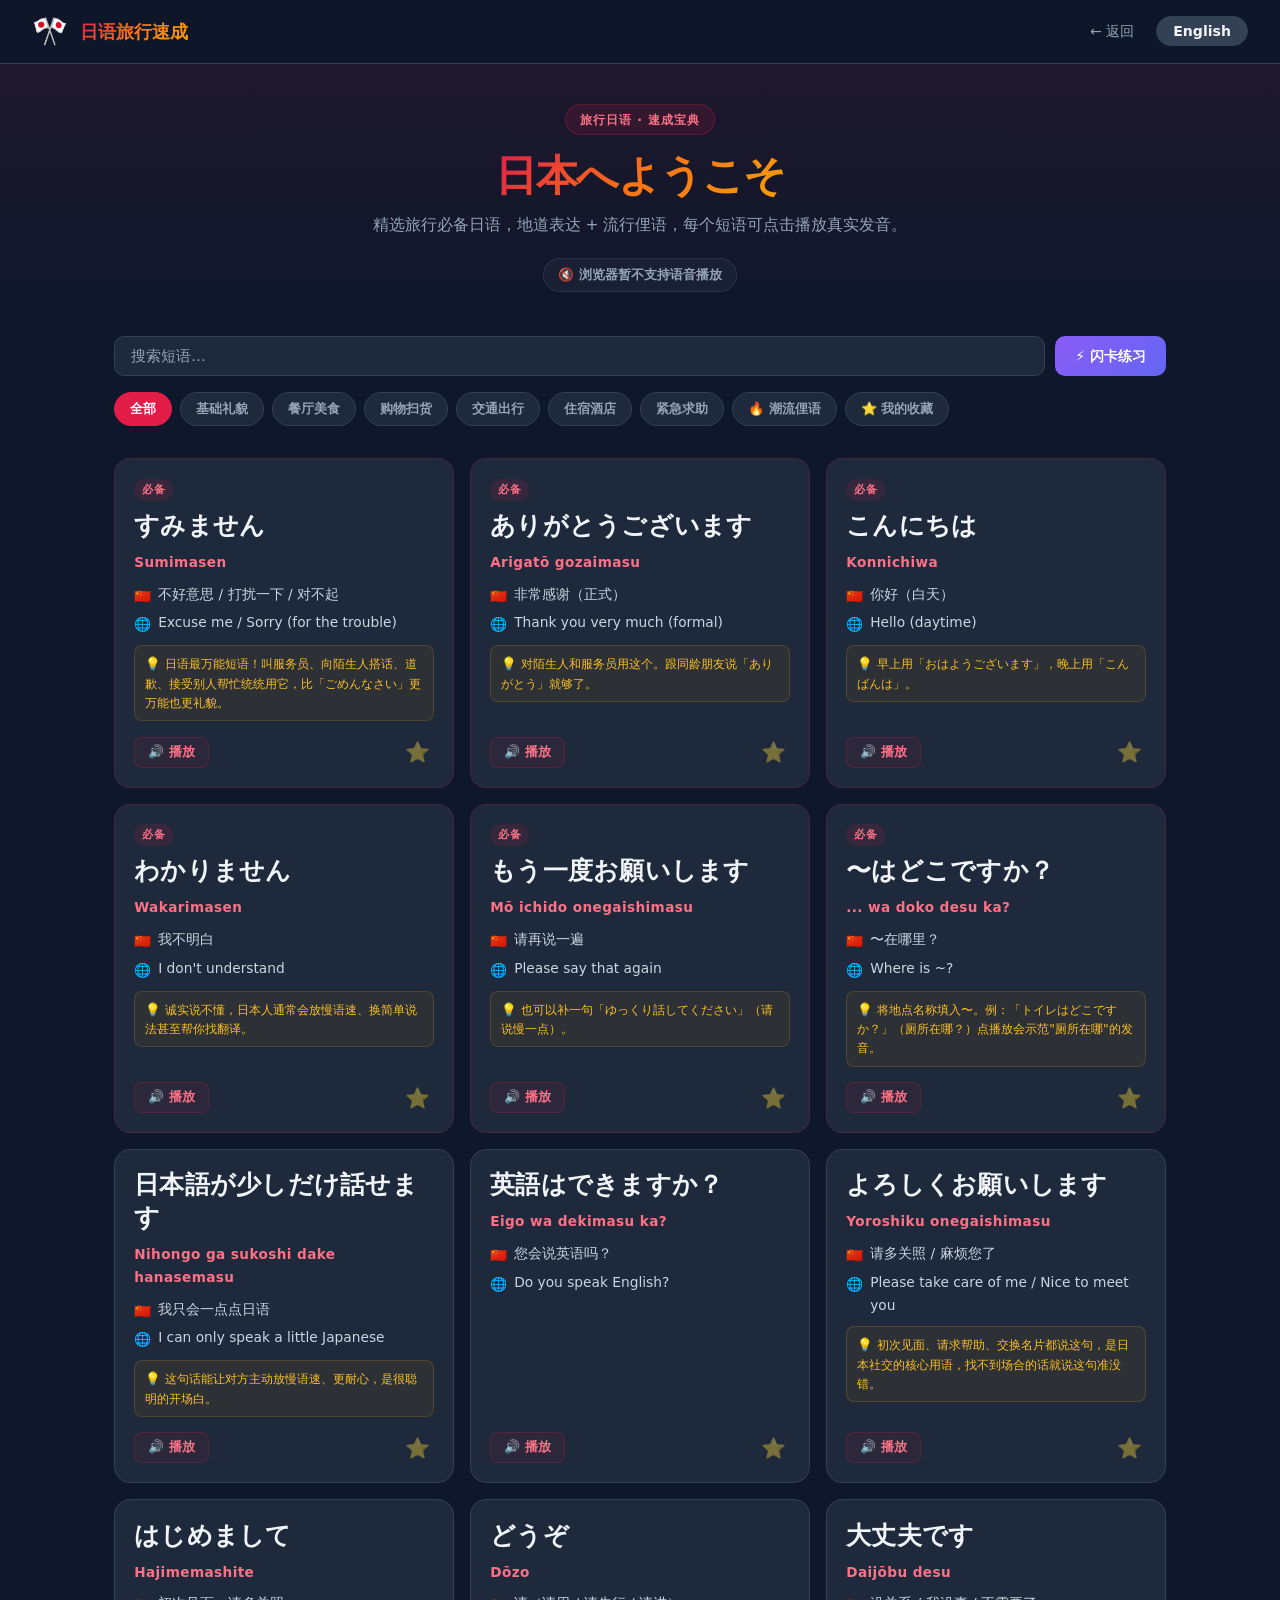
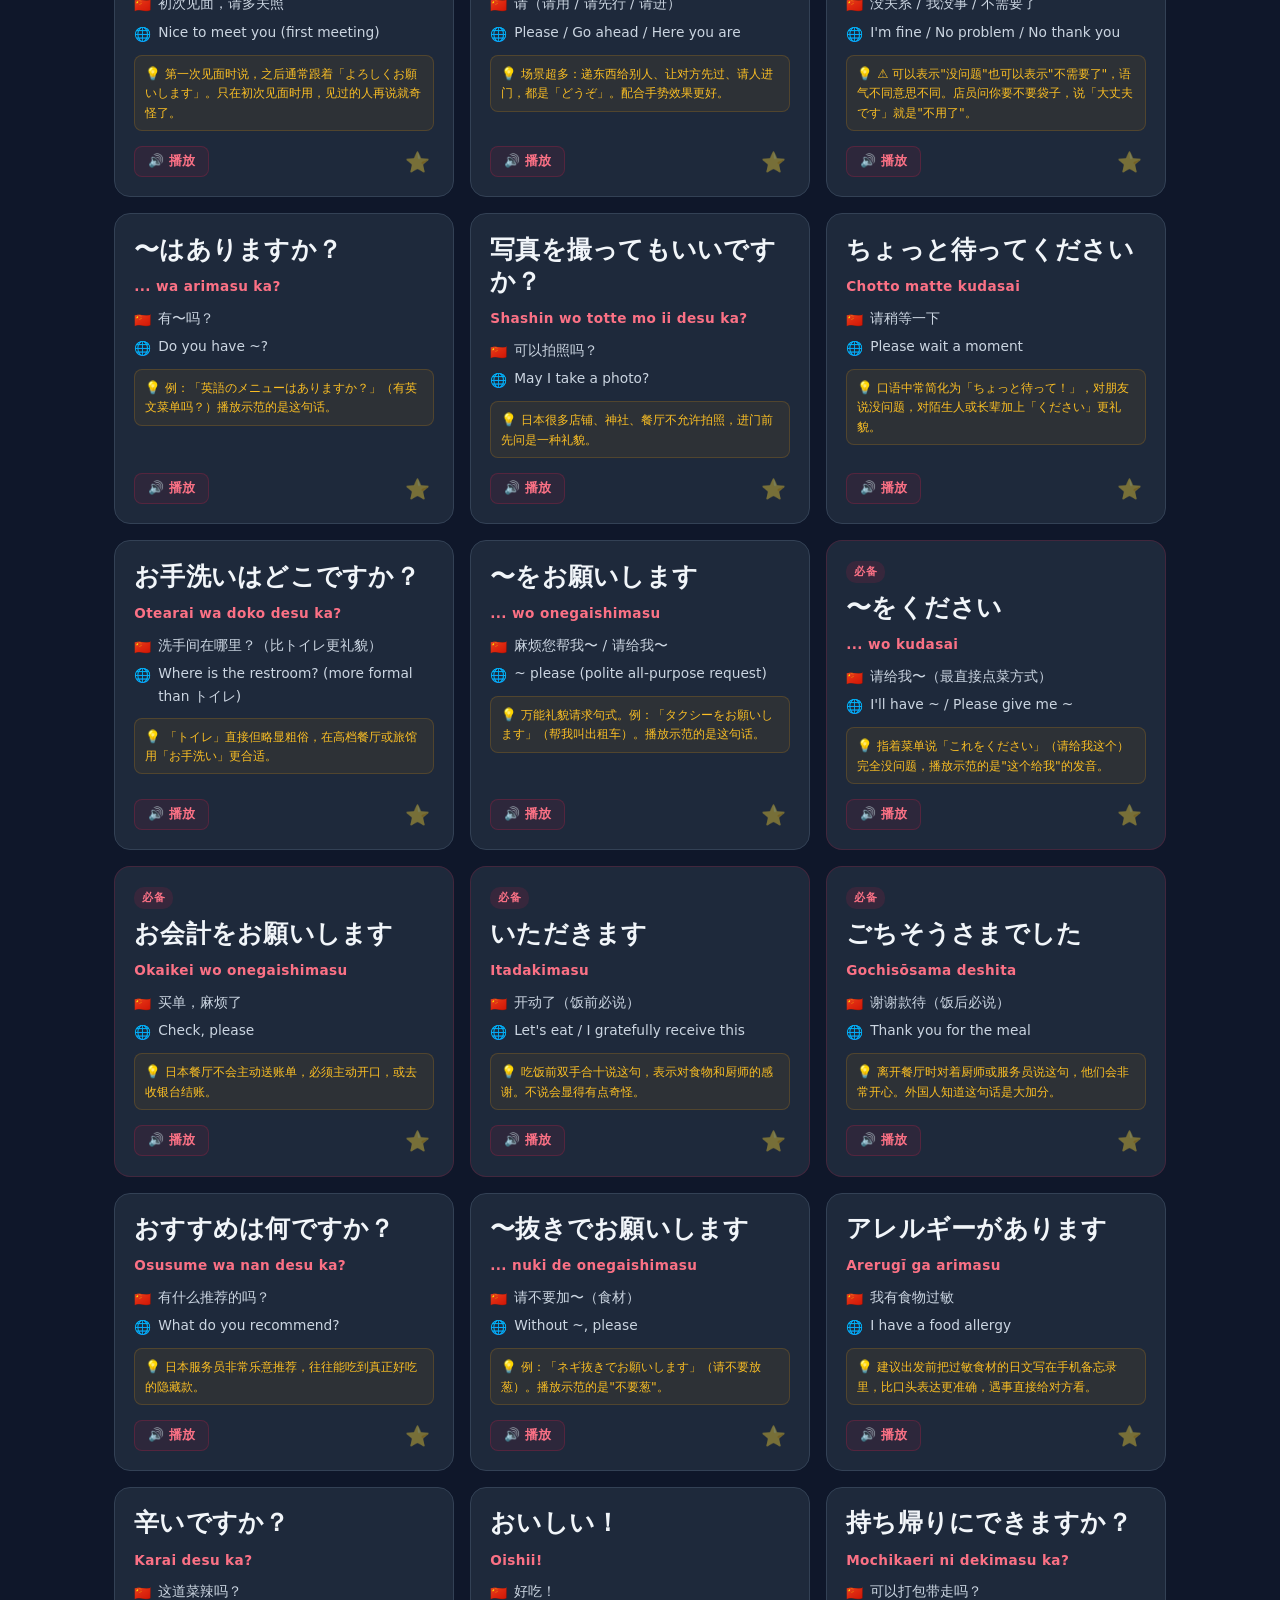
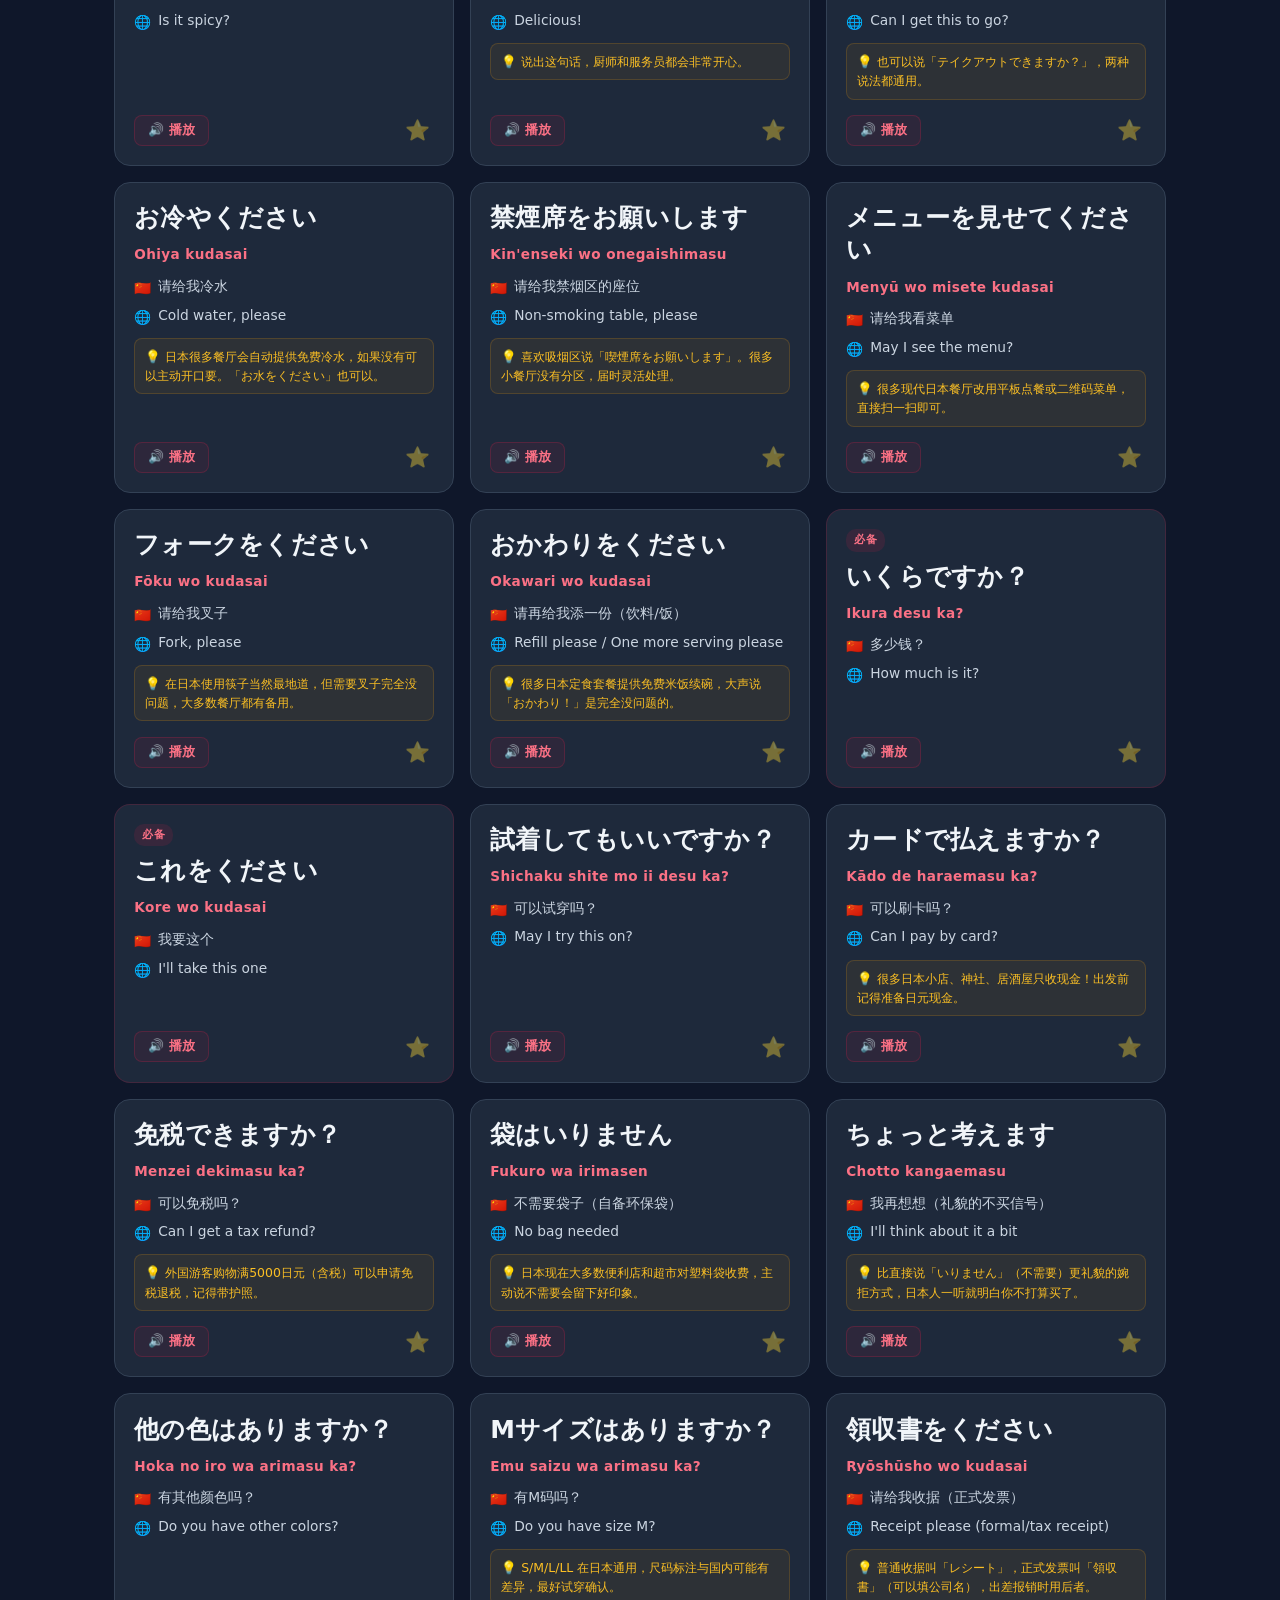
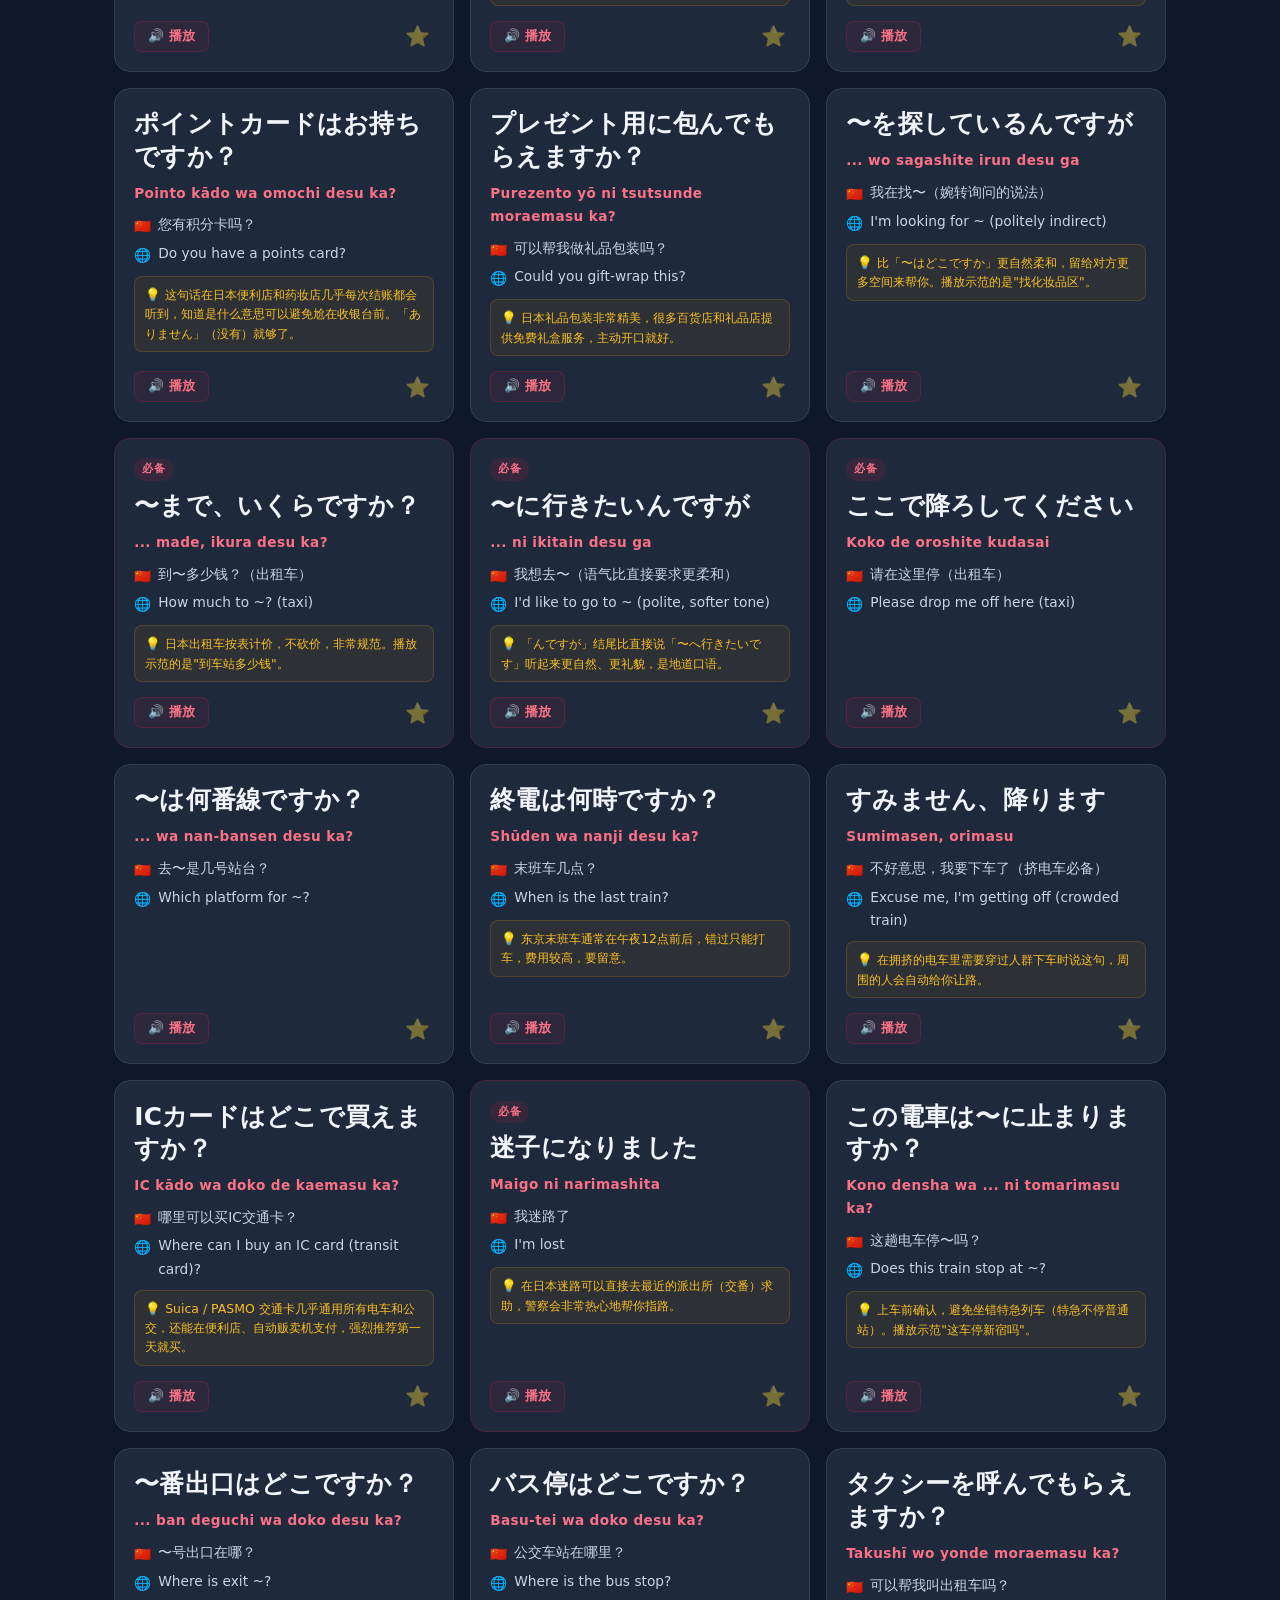
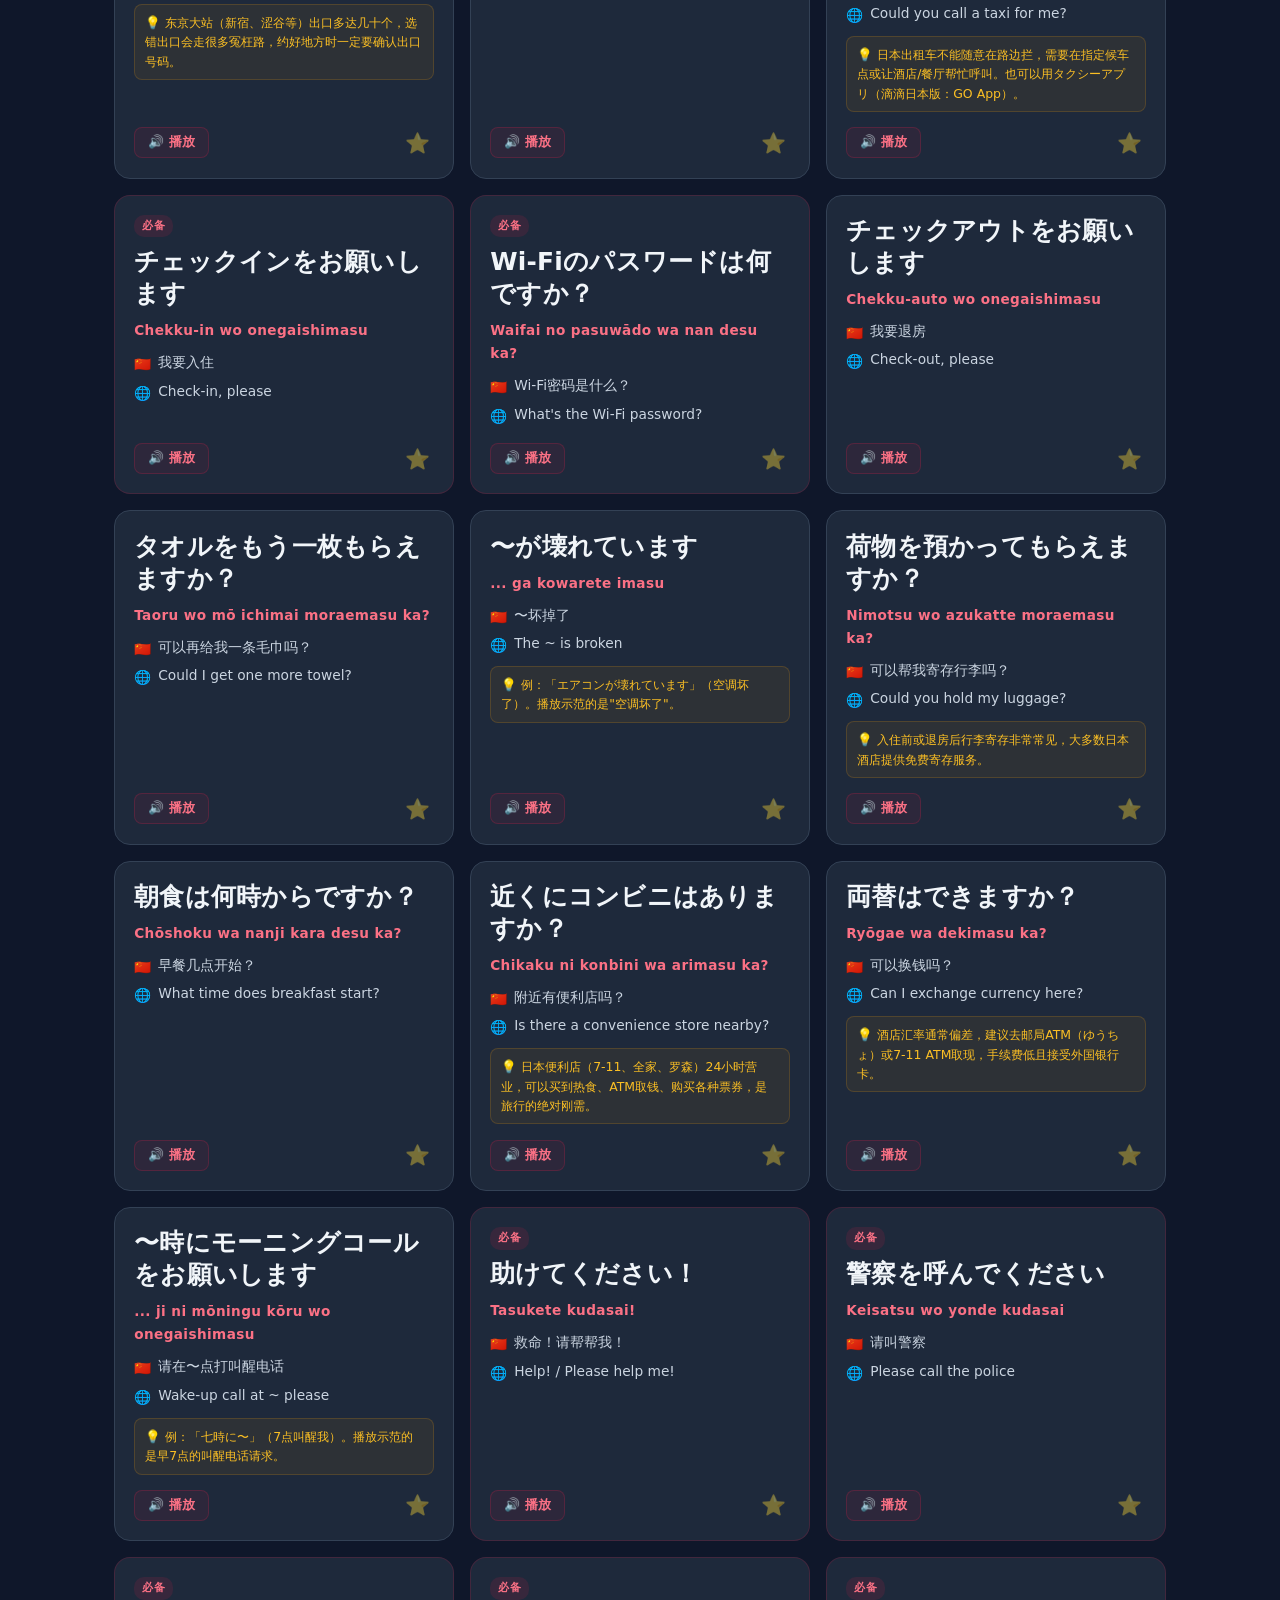
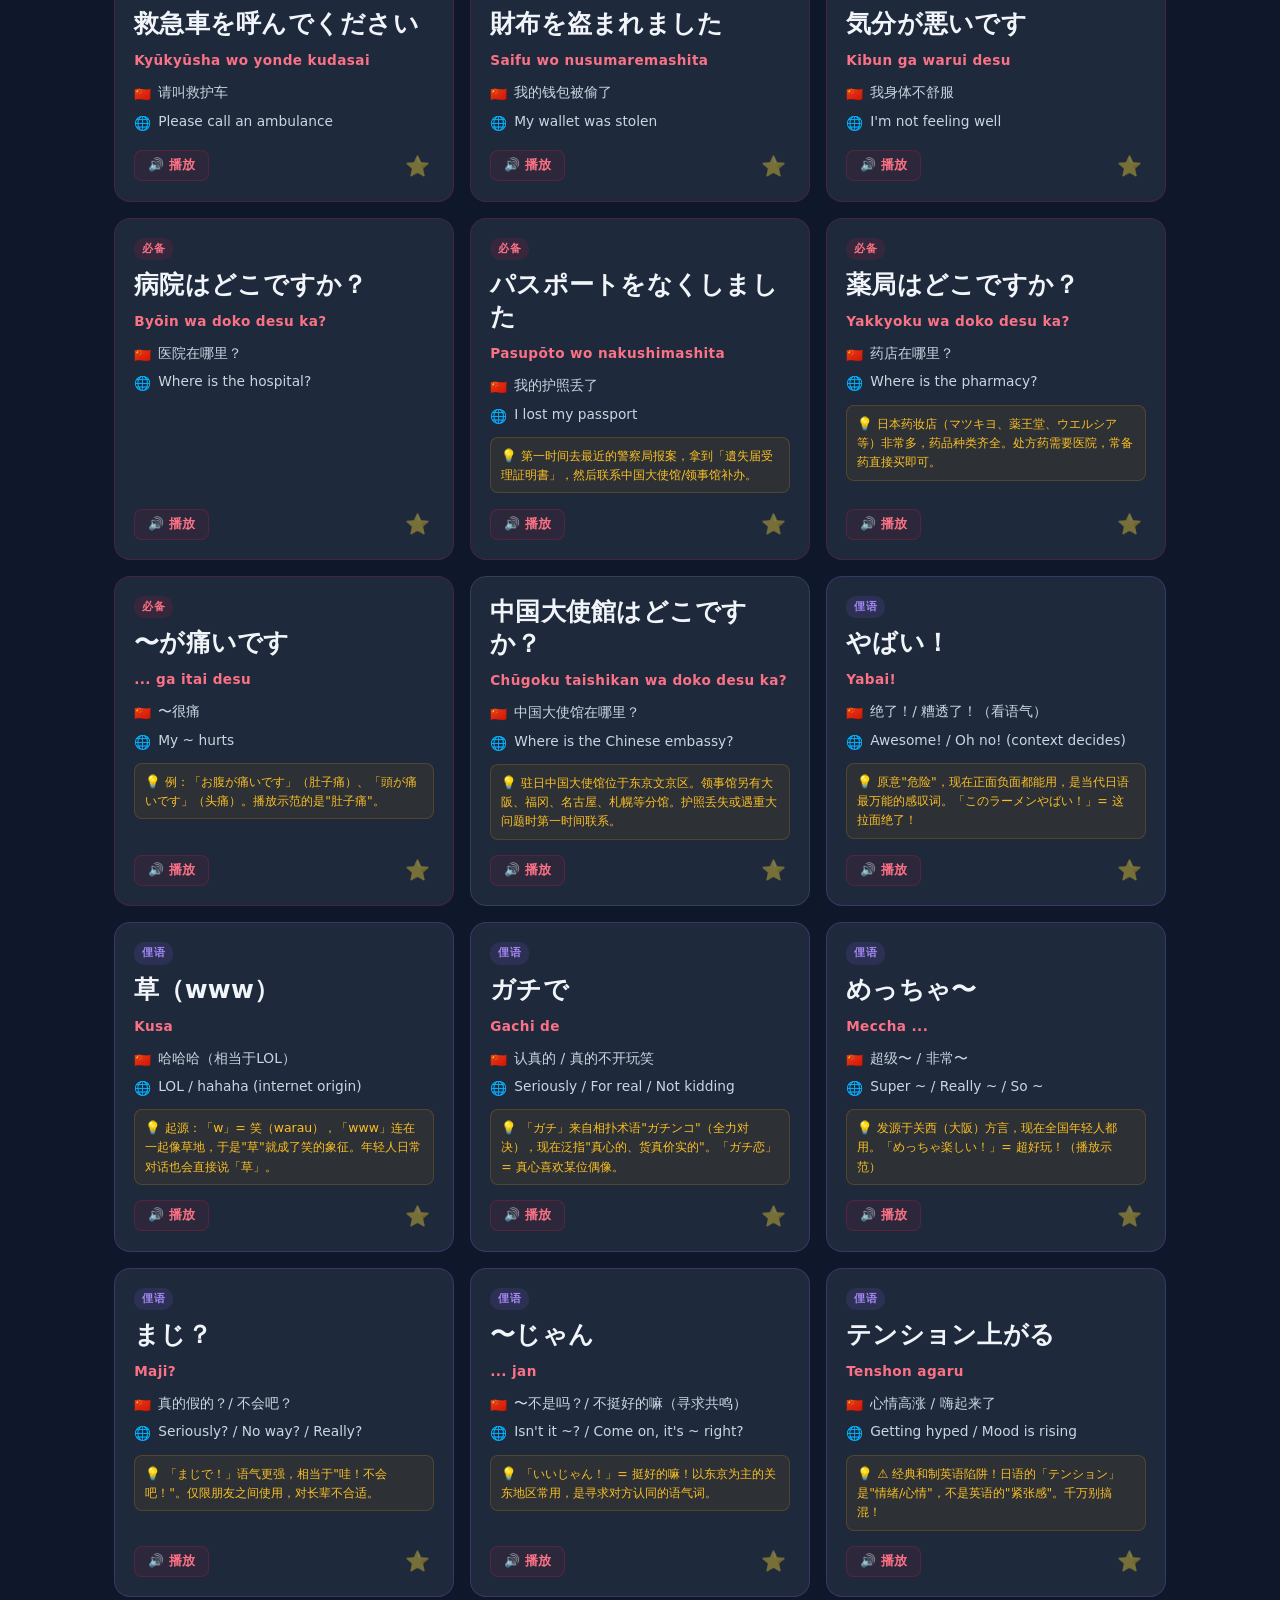
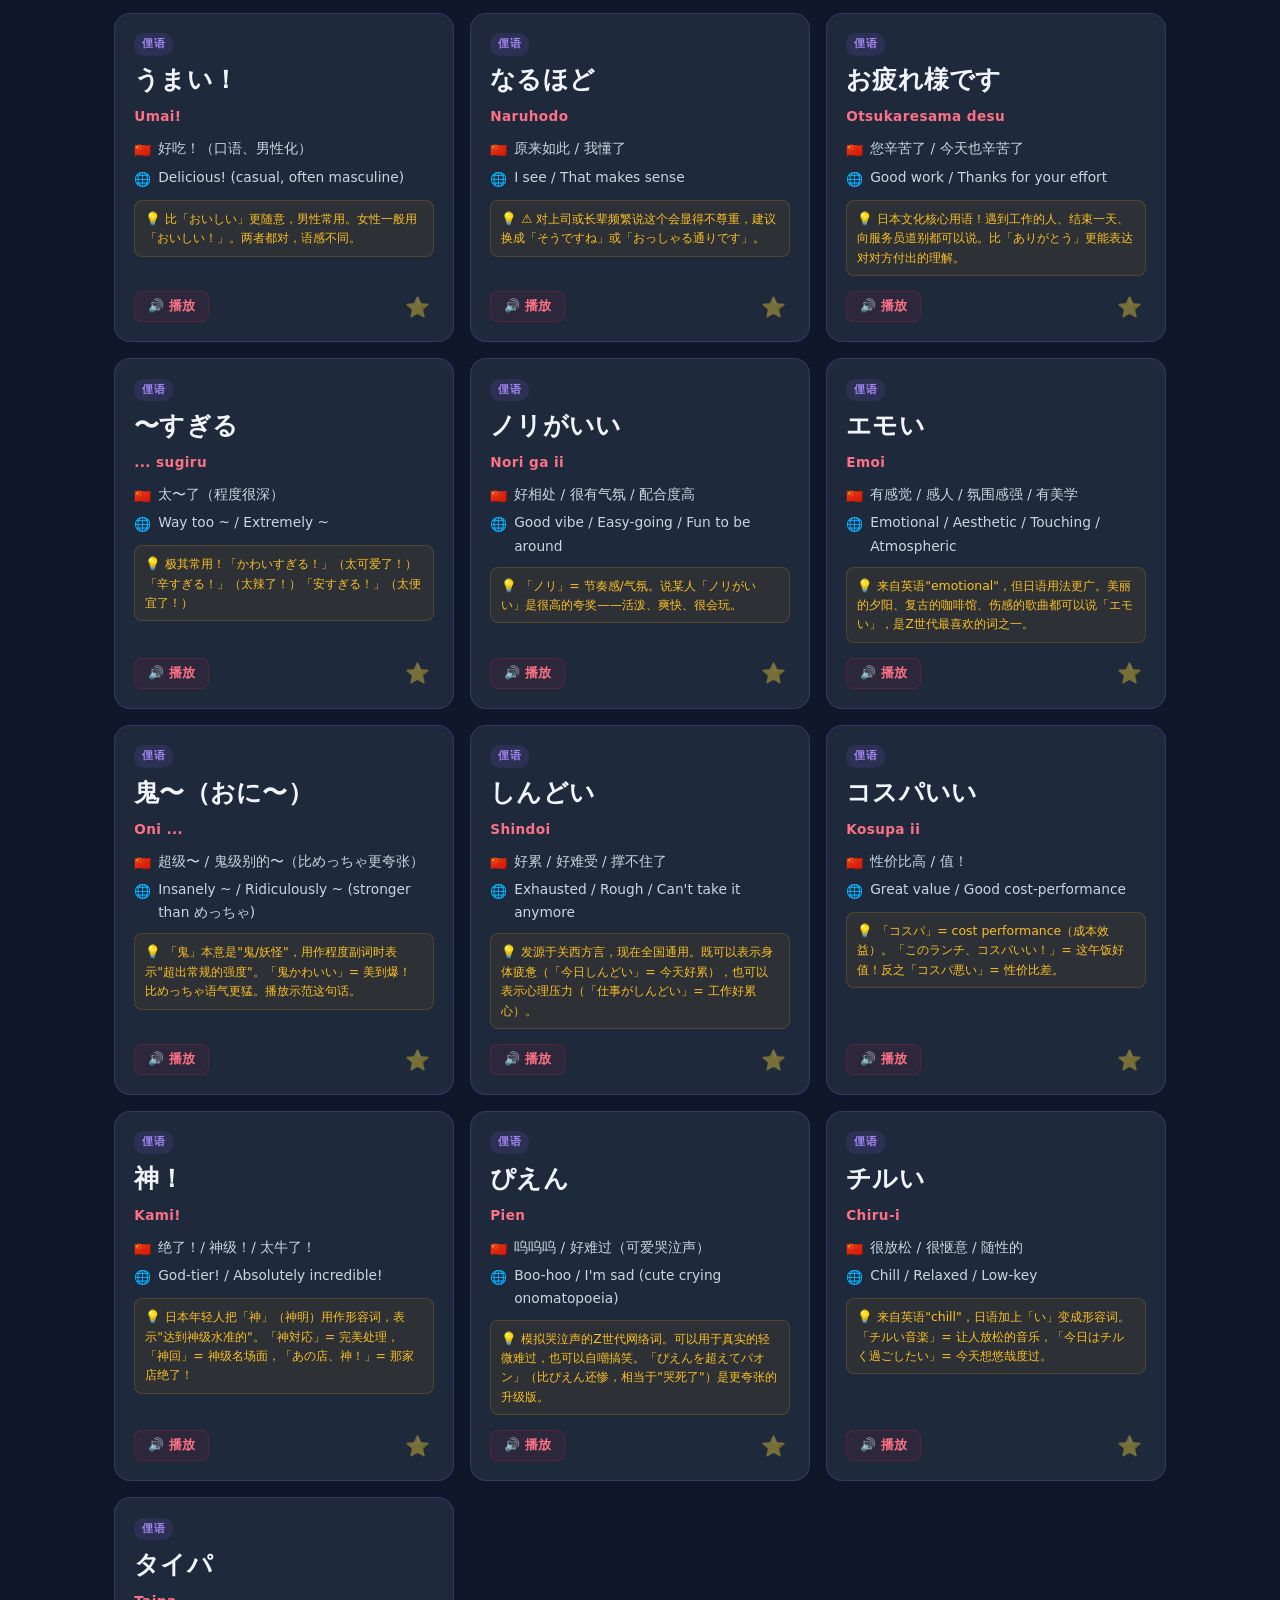
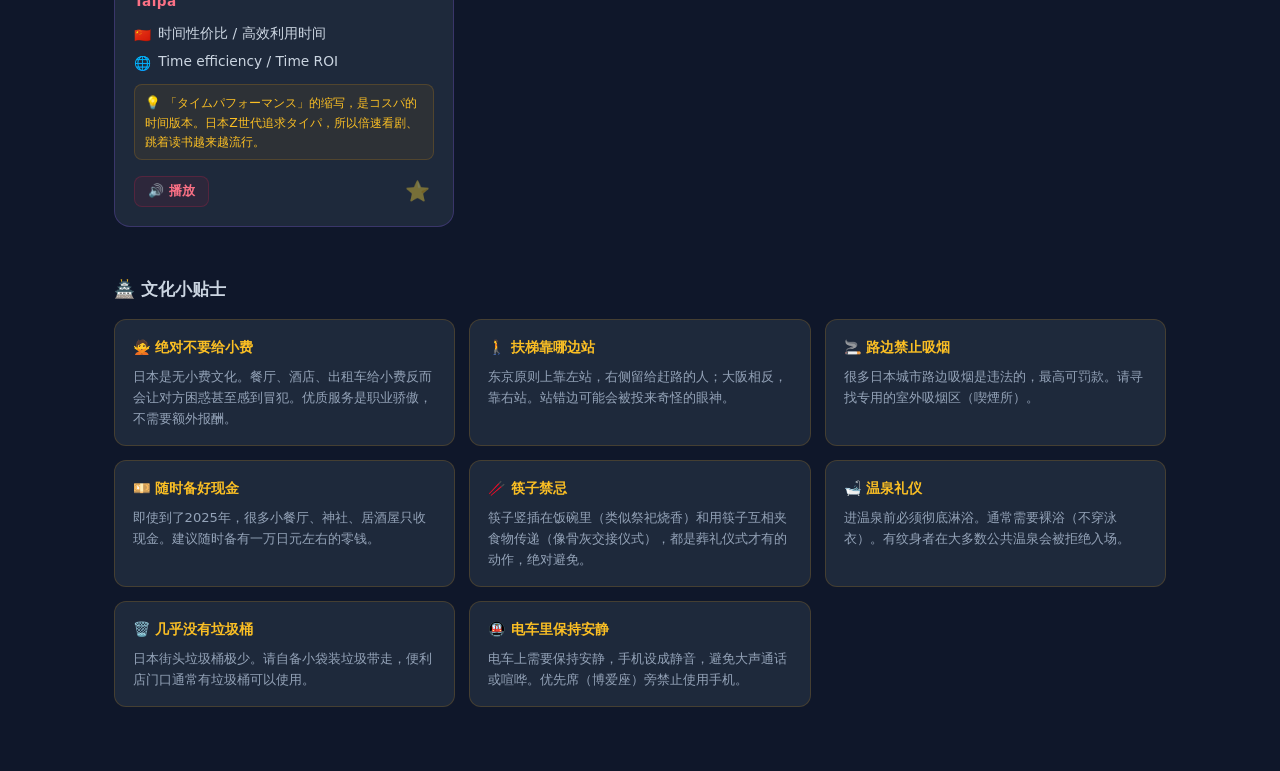
<file: modules/japanese-travel/index.html>
<!DOCTYPE html>
<html lang="zh-CN">
<head>
  <meta charset="UTF-8">
  <meta name="viewport" content="width=device-width, initial-scale=1.0">
  <title>日语旅行速成 · Japanese Travel</title>
  <style>
    :root {
      --primary: #e11d48;
      --primary-dark: #be123c;
      --slang: #8b5cf6;
      --accent: #f59e0b;
      --bg: #0f172a;
      --bg-card: #1e293b;
      --bg-elevated: #334155;
      --text: #f1f5f9;
      --text-secondary: #cbd5e1;
      --text-muted: #94a3b8;
      --border: #334155;
      --radius: 16px;
      --shadow: 0 4px 24px rgba(0,0,0,0.4);
      --transition: 0.2s ease;
      --font: 'Segoe UI','PingFang SC','Microsoft YaHei','Noto Sans SC',system-ui,sans-serif;
    }
    * { box-sizing: border-box; margin: 0; padding: 0; }
    html { scroll-behavior: smooth; }
    body { font-family: var(--font); background: var(--bg); color: var(--text); line-height: 1.7; min-height: 100vh; }

    /* ── Nav ── */
    .nav {
      position: sticky; top: 0; z-index: 100;
      background: rgba(15,23,42,0.92); backdrop-filter: blur(12px);
      border-bottom: 1px solid var(--border);
      padding: 0 2rem; height: 64px;
      display: flex; align-items: center; justify-content: space-between;
    }
    .nav-brand { display:flex; align-items:center; gap:12px; text-decoration:none; color:var(--text); }
    .nav-logo { font-size: 1.8rem; }
    .nav-title {
      font-size: 1.15rem; font-weight: 700;
      background: linear-gradient(135deg, #e11d48, #f97316, #f59e0b);
      -webkit-background-clip: text; -webkit-text-fill-color: transparent; background-clip: text;
    }
    .nav-actions { display:flex; align-items:center; gap:10px; }
    .nav-back {
      color: var(--text-muted); text-decoration:none; font-size:0.88rem;
      padding: 6px 12px; border-radius:8px; transition: var(--transition);
    }
    .nav-back:hover { color:var(--text); background:var(--bg-elevated); }
    .lang-toggle {
      background: var(--bg-elevated); border: 1px solid var(--border);
      color: var(--text); padding: 6px 16px; border-radius: 20px;
      font-size: 0.88rem; font-weight: 600; cursor: pointer;
      transition: var(--transition); font-family: var(--font);
    }
    .lang-toggle:hover { background: var(--primary); border-color: var(--primary); }

    /* ── Hero ── */
    .hero {
      padding: 2.5rem 2rem 1.8rem; text-align: center;
      background: linear-gradient(180deg, rgba(225,29,72,0.07) 0%, transparent 100%);
    }
    .hero-badge {
      display: inline-block;
      background: rgba(225,29,72,0.12); color: #fb7185;
      border: 1px solid rgba(225,29,72,0.28);
      padding: 4px 14px; border-radius: 20px;
      font-size: 0.78rem; font-weight: 700;
      letter-spacing: 0.08em; text-transform: uppercase; margin-bottom: 1rem;
    }
    .hero h1 {
      font-size: clamp(1.6rem, 4vw, 2.6rem); font-weight: 800;
      letter-spacing: -0.03em; margin-bottom: 0.7rem; line-height: 1.2;
    }
    .hero h1 .jp {
      background: linear-gradient(135deg, #e11d48, #f97316, #f59e0b);
      -webkit-background-clip: text; -webkit-text-fill-color: transparent; background-clip: text;
    }
    .hero p { font-size: 0.97rem; color: var(--text-muted); max-width: 540px; margin: 0 auto 1.2rem; }
    .tts-notice {
      display: inline-flex; align-items: center; gap: 8px;
      background: rgba(16,185,129,0.1); border: 1px solid rgba(16,185,129,0.22);
      color: #34d399; padding: 5px 14px; border-radius: 20px;
      font-size: 0.8rem; font-weight: 600;
    }
    .tts-notice.unavail { background: rgba(100,116,139,0.1); border-color: rgba(100,116,139,0.22); color: #94a3b8; }

    /* ── Controls ── */
    .controls { max-width: 1100px; margin: 0 auto; padding: 1rem 1.5rem 0.5rem; }
    .search-row { display: flex; gap: 10px; margin-bottom: 1rem; }
    .search-box {
      flex: 1; background: var(--bg-card); border: 1px solid var(--border);
      color: var(--text); padding: 10px 16px; border-radius: 10px;
      font-size: 0.93rem; font-family: var(--font); outline: none; transition: var(--transition);
    }
    .search-box::placeholder { color: var(--text-muted); }
    .search-box:focus { border-color: var(--primary); }
    .drill-btn {
      background: linear-gradient(135deg, #8b5cf6, #6366f1); color: #fff;
      border: none; padding: 10px 20px; border-radius: 10px;
      font-size: 0.88rem; font-weight: 700; cursor: pointer; font-family: var(--font);
      transition: var(--transition); white-space: nowrap;
    }
    .drill-btn:hover { opacity: 0.85; }
    .tabs-wrap { overflow-x: auto; scrollbar-width: none; }
    .tabs-wrap::-webkit-scrollbar { display: none; }
    .tabs { display: flex; gap: 8px; white-space: nowrap; padding-bottom: 8px; }
    .tab {
      background: var(--bg-card); border: 1px solid var(--border);
      color: var(--text-muted); padding: 7px 15px; border-radius: 20px;
      font-size: 0.82rem; font-weight: 600; cursor: pointer;
      transition: var(--transition); font-family: var(--font);
    }
    .tab:hover { color: var(--text); border-color: var(--text-muted); }
    .tab.active { background: var(--primary); border-color: var(--primary); color: #fff; }
    .tab.fav-tab.active { background: var(--accent); border-color: var(--accent); }

    /* ── Phrase grid ── */
    .phrase-grid {
      max-width: 1100px; margin: 0 auto; padding: 1rem 1.5rem 3rem;
      display: grid; grid-template-columns: repeat(auto-fill, minmax(300px, 1fr)); gap: 1rem;
    }
    .p-card {
      background: var(--bg-card); border: 1px solid var(--border);
      border-radius: var(--radius); padding: 1.2rem;
      display: flex; flex-direction: column; gap: 0.55rem;
      transition: var(--transition); position: relative;
    }
    .p-card:hover { border-color: var(--primary); transform: translateY(-2px); box-shadow: var(--shadow); }
    .p-card.slang-card { border-color: rgba(139,92,246,0.25); }
    .p-card.slang-card:hover { border-color: var(--slang); }
    .p-card.essential-card { border-color: rgba(225,29,72,0.18); }

    .card-badges { display: flex; gap: 5px; flex-wrap: wrap; }
    .badge { padding: 2px 8px; border-radius: 10px; font-size: 0.68rem; font-weight: 700; letter-spacing: 0.04em; }
    .badge-ess { background: rgba(225,29,72,0.13); color: #fb7185; }
    .badge-slang { background: rgba(139,92,246,0.13); color: #a78bfa; }
    .badge-casual { background: rgba(6,182,212,0.13); color: #22d3ee; }

    .jp-text { font-size: 1.55rem; font-weight: 700; color: var(--text); line-height: 1.3; letter-spacing: 0.01em; }
    .romaji { font-size: 0.85rem; color: #fb7185; font-weight: 600; letter-spacing: 0.03em; }
    .meanings { display: flex; flex-direction: column; gap: 3px; }
    .meaning-row { display: flex; align-items: flex-start; gap: 7px; font-size: 0.86rem; }
    .meaning-flag { flex-shrink: 0; margin-top: 2px; }
    .meaning-text { color: var(--text-secondary); }
    .tip-block {
      background: rgba(245,158,11,0.07); border: 1px solid rgba(245,158,11,0.18);
      border-radius: 8px; padding: 8px 10px;
      font-size: 0.78rem; color: #fbbf24; line-height: 1.55;
    }
    .tip-block::before { content: '💡 '; }

    .card-actions { display: flex; align-items: center; justify-content: space-between; margin-top: auto; padding-top: 0.4rem; }
    .speak-btn {
      background: rgba(225,29,72,0.08); border: 1px solid rgba(225,29,72,0.22);
      color: #fb7185; padding: 6px 13px; border-radius: 8px;
      font-size: 0.8rem; font-weight: 600; cursor: pointer;
      transition: var(--transition); font-family: var(--font);
    }
    .speak-btn:hover { background: rgba(225,29,72,0.18); }
    .speak-btn.speaking { background: rgba(225,29,72,0.28); }
    .fav-btn {
      background: none; border: none; cursor: pointer;
      font-size: 1.25rem; padding: 4px; line-height: 1;
      transition: transform 0.15s; opacity: 0.4;
    }
    .fav-btn:hover { transform: scale(1.2); opacity: 1; }
    .fav-btn.on { opacity: 1; }

    .empty-state { grid-column: 1/-1; text-align: center; padding: 4rem 2rem; color: var(--text-muted); }
    .empty-state .ei { font-size: 2.5rem; margin-bottom: 0.8rem; }

    /* ── Culture section ── */
    .culture-section { max-width: 1100px; margin: 0 auto; padding: 0 1.5rem 4rem; }
    .section-title { font-size: 1.05rem; font-weight: 700; color: var(--text-secondary); margin-bottom: 1rem; }
    .culture-grid { display: grid; grid-template-columns: repeat(auto-fill, minmax(270px, 1fr)); gap: 0.9rem; }
    .culture-card {
      background: var(--bg-card); border: 1px solid rgba(245,158,11,0.18);
      border-radius: 12px; padding: 1rem 1.1rem;
    }
    .culture-title { font-size: 0.88rem; font-weight: 700; color: #fbbf24; margin-bottom: 0.35rem; }
    .culture-body { font-size: 0.82rem; color: var(--text-muted); line-height: 1.6; }

    /* ── Drill overlay ── */
    .drill-overlay {
      position: fixed; inset: 0; z-index: 200; background: var(--bg);
      display: none; flex-direction: column; align-items: center; justify-content: center; padding: 2rem;
    }
    .drill-overlay.open { display: flex; }
    .drill-close {
      position: fixed; top: 1.2rem; right: 1.2rem;
      background: var(--bg-elevated); border: 1px solid var(--border);
      color: var(--text-muted); padding: 7px 16px; border-radius: 10px;
      font-size: 0.88rem; cursor: pointer; font-family: var(--font);
    }
    .drill-close:hover { color: var(--text); }
    .drill-progress { width: 100%; max-width: 480px; height: 3px; background: var(--bg-elevated); border-radius: 2px; margin-bottom: 1.5rem; overflow: hidden; }
    .drill-progress-fill { height: 100%; background: var(--primary); transition: width 0.3s; }
    .drill-card {
      background: var(--bg-card); border: 1px solid var(--border);
      border-radius: 22px; padding: 2.5rem 2rem; max-width: 480px; width: 100%;
      text-align: center; cursor: pointer; min-height: 250px;
      display: flex; flex-direction: column; align-items: center; justify-content: center; gap: 0.8rem;
      box-shadow: 0 8px 40px rgba(0,0,0,0.5); transition: transform 0.15s;
    }
    .drill-card:hover { transform: scale(1.01); }
    .drill-hint { font-size: 0.8rem; color: var(--text-muted); }
    .drill-jp { font-size: 2.2rem; font-weight: 800; }
    .drill-romaji { font-size: 1rem; color: #fb7185; font-weight: 600; }
    .drill-meaning { font-size: 0.95rem; color: var(--text-secondary); margin-top: 0.2rem; }
    .drill-controls { display: flex; gap: 12px; margin-top: 1.4rem; flex-wrap: wrap; justify-content: center; }
    .drill-fail { background: #ef4444; border: none; color: #fff; padding: 11px 26px; border-radius: 11px; font-size: 0.93rem; font-weight: 700; cursor: pointer; font-family: var(--font); }
    .drill-ok   { background: #10b981; border: none; color: #fff; padding: 11px 26px; border-radius: 11px; font-size: 0.93rem; font-weight: 700; cursor: pointer; font-family: var(--font); }
    .drill-skip { background: var(--bg-elevated); border: 1px solid var(--border); color: var(--text-muted); padding: 11px 18px; border-radius: 11px; font-size: 0.88rem; cursor: pointer; font-family: var(--font); }
    .drill-score { font-size: 0.85rem; color: var(--text-muted); margin-top: 0.8rem; }

    /* ── Voice bar ── */
    .voice-bar {
      display: none; align-items: center; flex-wrap: wrap; gap: 10px;
      padding: 10px 14px; margin-bottom: 1rem;
      background: var(--bg-card); border: 1px solid var(--border); border-radius: 12px;
    }
    .voice-bar.visible { display: flex; }
    .vb-section { display: flex; align-items: center; gap: 7px; }
    .vb-label { font-size: 0.78rem; color: var(--text-muted); font-weight: 600; white-space: nowrap; }
    .vb-divider { width: 1px; height: 22px; background: var(--border); flex-shrink: 0; }
    .voice-chips { display: flex; gap: 5px; flex-wrap: wrap; }
    .voice-chip {
      background: var(--bg-elevated); border: 1px solid var(--border);
      color: var(--text-muted); padding: 4px 11px; border-radius: 20px;
      font-size: 0.78rem; font-weight: 600; cursor: pointer;
      transition: var(--transition); font-family: var(--font);
    }
    .voice-chip.active { background: var(--primary); border-color: var(--primary); color: #fff; }
    .voice-chip:not(.active):hover { border-color: var(--primary); color: var(--text); }
    .speed-btns { display: flex; gap: 5px; }
    .speed-btn {
      background: var(--bg-elevated); border: 1px solid var(--border);
      color: var(--text-muted); padding: 4px 11px; border-radius: 20px;
      font-size: 0.78rem; font-weight: 600; cursor: pointer;
      transition: var(--transition); font-family: var(--font);
    }
    .speed-btn.active { background: rgba(225,29,72,0.14); border-color: rgba(225,29,72,0.38); color: #fb7185; }
    .speed-btn:not(.active):hover { border-color: var(--text-muted); color: var(--text); }
    .vb-tip {
      width: 100%; font-size: 0.74rem; color: var(--text-muted);
      background: rgba(245,158,11,0.07); border: 1px solid rgba(245,158,11,0.18);
      border-radius: 6px; padding: 5px 10px; display: none;
    }
    .vb-tip.show { display: block; }
    .vb-tip a { color: #fbbf24; text-decoration: none; }
    .vb-tip a:hover { text-decoration: underline; }

    @media (max-width: 600px) {
      .phrase-grid { grid-template-columns: 1fr; padding: 1rem; }
      .nav { padding: 0 1rem; }
      .jp-text { font-size: 1.35rem; }
    }
  </style>
</head>
<body>

<nav class="nav">
  <a class="nav-brand" href="../../index.html">
    <span class="nav-logo">🎌</span>
    <span class="nav-title" data-i18n="nav.title">日语旅行速成</span>
  </a>
  <div class="nav-actions">
    <a class="nav-back" href="../../index.html" data-i18n="nav.back">← 返回</a>
    <button class="lang-toggle" onclick="toggleLang()" data-i18n="nav.lang">English</button>
  </div>
</nav>

<section class="hero">
  <div class="hero-badge" data-i18n="hero.badge">旅行日语 · 速成宝典</div>
  <h1><span class="jp">日本へようこそ</span></h1>
  <p data-i18n="hero.desc">精选旅行必备日语，地道表达 + 流行俚语，每个短语可点击播放真实发音。</p>
  <div id="tts-status" class="tts-notice">⏳ 检测语音支持…</div>
</section>

<div class="controls">
  <div class="search-row">
    <input class="search-box" id="search" type="text" data-i18n-ph="search.ph" placeholder="搜索短语…">
    <button class="drill-btn" onclick="startDrill()" data-i18n="btn.drill">⚡ 闪卡练习</button>
  </div>
  <div class="tabs-wrap">
    <div class="tabs" id="tabs"></div>
  </div>
  <!-- Voice & speed bar — populated after voices load -->
  <div class="voice-bar" id="voice-bar">
    <div class="vb-section">
      <span class="vb-label" data-i18n="voice.label">🎤 声音</span>
      <div class="voice-chips" id="voice-chips"></div>
    </div>
    <div class="vb-divider"></div>
    <div class="vb-section">
      <span class="vb-label" data-i18n="speed.label">⏱ 速度</span>
      <div class="speed-btns">
        <button class="speed-btn" data-rate="0.60" onclick="setSpeed(this)" data-i18n="speed.slow">🐢 学习</button>
        <button class="speed-btn active" data-rate="0.84" onclick="setSpeed(this)" data-i18n="speed.normal">▶ 标准</button>
        <button class="speed-btn" data-rate="1.10" onclick="setSpeed(this)" data-i18n="speed.fast">⚡ 地道</button>
      </div>
    </div>
    <div class="vb-divider"></div>
    <div class="vb-section">
      <span class="vb-label" data-i18n="pitch.label">🎵 音调</span>
      <div class="speed-btns" id="pitch-btns">
        <button class="speed-btn" data-pitch="1.35" onclick="setPitch(this)" data-i18n="pitch.high">高音</button>
        <button class="speed-btn active" data-pitch="1.00" onclick="setPitch(this)" data-i18n="pitch.mid">中音</button>
        <button class="speed-btn" data-pitch="0.65" onclick="setPitch(this)" data-i18n="pitch.low">低音</button>
      </div>
    </div>
    <div class="vb-tip" id="vb-tip" data-i18n-html="voice.tip"></div>
  </div>
</div>

<div class="phrase-grid" id="phrase-grid"></div>

<section class="culture-section" id="culture-section">
  <div class="section-title" data-i18n="culture.title">🏯 文化小贴士</div>
  <div class="culture-grid" id="culture-grid"></div>
</section>

<!-- Drill overlay -->
<div class="drill-overlay" id="drill-overlay">
  <button class="drill-close" onclick="closeDrill()" data-i18n="btn.close">✕ 退出练习</button>
  <div class="drill-progress"><div class="drill-progress-fill" id="drill-bar"></div></div>
  <div class="drill-card" id="drill-card" onclick="flipDrill()">
    <div class="drill-hint" id="drill-hint" data-i18n="drill.tap">点击卡片翻转查看答案</div>
    <div class="drill-jp" id="drill-jp"></div>
    <div id="drill-back" style="display:none">
      <div class="drill-romaji" id="drill-romaji"></div>
      <div class="drill-meaning" id="drill-meaning"></div>
    </div>
  </div>
  <div class="drill-controls" id="drill-btns" style="display:none">
    <button class="drill-fail" onclick="drillAnswer(false)" data-i18n="drill.forgot">✗ 没记住</button>
    <button class="drill-skip" onclick="drillNext()" data-i18n="drill.skip">跳过</button>
    <button class="drill-ok"   onclick="drillAnswer(true)"  data-i18n="drill.knew">✓ 记住了</button>
  </div>
  <div class="drill-score" id="drill-score"></div>
</div>

<script>
// ═══════════════════════════════════════════════════════
//  i18n
// ═══════════════════════════════════════════════════════
const T = {
  zh: {
    'nav.title':'日语旅行速成','nav.back':'← 返回','nav.lang':'English',
    'hero.badge':'旅行日语 · 速成宝典',
    'hero.desc':'精选旅行必备日语，地道表达 + 流行俚语，每个短语可点击播放真实发音。',
    'search.ph':'搜索短语…',
    'btn.drill':'⚡ 闪卡练习','btn.close':'✕ 退出练习','btn.speak':'🔊 播放',
    'drill.tap':'点击卡片翻转查看答案',
    'drill.forgot':'✗ 没记住','drill.skip':'跳过','drill.knew':'✓ 记住了',
    'drill.score':'本轮：%ok 记住 / %total 个',
    'drill.done':'🎉 完成！记住了 %ok / %total 个',
    'drill.empty':'没有可练习的短语',
    'empty.search':'没有匹配的短语','empty.fav':'还没收藏，点击 ⭐ 添加',
    'culture.title':'🏯 文化小贴士',
    'cat.all':'全部','cat.basic':'基础礼貌','cat.restaurant':'餐厅美食',
    'cat.shopping':'购物扫货','cat.transport':'交通出行','cat.hotel':'住宿酒店',
    'cat.emergency':'紧急求助','cat.slang':'🔥 潮流俚语','cat.fav':'⭐ 我的收藏',
    'tts.ok':'🔊 语音就绪，点击任意播放按钮','tts.no':'🔇 浏览器暂不支持语音播放',
    'voice.label':'🎤 声音','speed.label':'⏱ 速度',
    'speed.slow':'🐢 学习','speed.normal':'▶ 标准','speed.fast':'⚡ 地道',
    'pitch.label':'🎵 音调','pitch.high':'高音','pitch.mid':'中音','pitch.low':'低音',
    'voice.system':'系统默认',
    'voice.tip':'💡 当前只检测到 1 个日语声音。使用 <a href="https://www.microsoft.com/edge" target="_blank">Microsoft Edge</a> 浏览器可获得南波美（女声）和圭太（男声）两种高质量神经语音。',
    'badge.ess':'必备','badge.slang':'俚语','badge.casual':'口语',
  },
  en: {
    'nav.title':'Japanese Travel','nav.back':'← Home','nav.lang':'中文',
    'hero.badge':'Travel Japanese · Quick Guide',
    'hero.desc':'Essential travel phrases — authentic expressions, trendy slang, real pronunciation on every card.',
    'search.ph':'Search phrases…',
    'btn.drill':'⚡ Flashcard Drill','btn.close':'✕ Exit','btn.speak':'🔊 Play',
    'drill.tap':'Tap card to reveal answer',
    'drill.forgot':'✗ Forgot','drill.skip':'Skip','drill.knew':'✓ Got it',
    'drill.score':'Round: %ok got it / %total',
    'drill.done':'🎉 Done! Got %ok / %total',
    'drill.empty':'No phrases to drill',
    'empty.search':'No phrases found','empty.fav':'No favorites yet — tap ⭐ to add',
    'culture.title':'🏯 Culture Tips',
    'cat.all':'All','cat.basic':'Politeness','cat.restaurant':'Restaurant',
    'cat.shopping':'Shopping','cat.transport':'Transport','cat.hotel':'Hotel',
    'cat.emergency':'Emergency','cat.slang':'🔥 Slang','cat.fav':'⭐ Favorites',
    'tts.ok':'🔊 Audio ready — click any play button','tts.no':'🔇 Audio not supported here',
    'voice.label':'🎤 Voice','speed.label':'⏱ Speed',
    'speed.slow':'🐢 Study','speed.normal':'▶ Normal','speed.fast':'⚡ Native',
    'pitch.label':'🎵 Pitch','pitch.high':'High','pitch.mid':'Mid','pitch.low':'Low',
    'voice.system':'System Default',
    'voice.tip':'💡 Only 1 Japanese voice detected. Try <a href="https://www.microsoft.com/edge" target="_blank">Microsoft Edge</a> to unlock Nanami (female) and Keita (male) neural voices.',
    'badge.ess':'Essential','badge.slang':'Slang','badge.casual':'Casual',
  }
};

let lang = localStorage.getItem('edu-lang') || 'zh';
const t = k => (T[lang] || T.zh)[k] || k;

function applyLang() {
  document.documentElement.lang = lang === 'zh' ? 'zh-CN' : 'en';
  document.querySelectorAll('[data-i18n]').forEach(el => { const v = t(el.dataset.i18n); if (v) el.textContent = v; });
  document.querySelectorAll('[data-i18n-ph]').forEach(el => { const v = t(el.dataset.i18nPh); if (v) el.placeholder = v; });
  renderTabs();
  filterPhrases();
  renderCulture();
  const ts = document.getElementById('tts-status');
  if (ts) ts.textContent = ttsReady ? t('tts.ok') : t('tts.no');
  // refresh voice tip text on language switch
  const tip = document.getElementById('vb-tip');
  if (tip && tip.classList.contains('show')) tip.innerHTML = t('voice.tip');
}

function toggleLang() {
  lang = lang === 'zh' ? 'en' : 'zh';
  localStorage.setItem('edu-lang', lang);
  applyLang();
}

// ═══════════════════════════════════════════════════════
//  Phrase data
// ═══════════════════════════════════════════════════════
const CATS = ['all','basic','restaurant','shopping','transport','hotel','emergency','slang','fav'];

const PHRASES = [
  // ────── 基础礼貌 ──────
  {id:'b01',cat:'basic',lv:'ess',
   jp:'すみません',tts:'すみません',
   romaji:'Sumimasen',
   zh:'不好意思 / 打扰一下 / 对不起',en:'Excuse me / Sorry (for the trouble)',
   tip_zh:'日语最万能短语！叫服务员、向陌生人搭话、道歉、接受别人帮忙统统用它，比「ごめんなさい」更万能也更礼貌。',
   tip_en:'The Swiss Army knife of Japanese. Use it to get attention, apologize, or even thank someone who helped you.'},
  {id:'b02',cat:'basic',lv:'ess',
   jp:'ありがとうございます',tts:'ありがとうございます',
   romaji:'Arigatō gozaimasu',
   zh:'非常感谢（正式）',en:'Thank you very much (formal)',
   tip_zh:'对陌生人和服务员用这个。跟同龄朋友说「ありがとう」就够了。',
   tip_en:'"Arigatō" alone is casual. Use the full form with strangers and service staff.'},
  {id:'b03',cat:'basic',lv:'ess',
   jp:'こんにちは',tts:'こんにちは',
   romaji:'Konnichiwa',
   zh:'你好（白天）',en:'Hello (daytime)',
   tip_zh:'早上用「おはようございます」，晚上用「こんばんは」。',
   tip_en:'Morning: おはようございます / Evening: こんばんは'},
  {id:'b04',cat:'basic',lv:'ess',
   jp:'わかりません',tts:'わかりません',
   romaji:'Wakarimasen',
   zh:'我不明白',en:"I don't understand",
   tip_zh:'诚实说不懂，日本人通常会放慢语速、换简单说法甚至帮你找翻译。',
   tip_en:'Say it honestly — Japanese people will slow down or find another way to help you.'},
  {id:'b05',cat:'basic',lv:'ess',
   jp:'もう一度お願いします',tts:'もう一度お願いします',
   romaji:'Mō ichido onegaishimasu',
   zh:'请再说一遍',en:'Please say that again',
   tip_zh:'也可以补一句「ゆっくり話してください」（请说慢一点）。',
   tip_en:'Add: ゆっくり話してください (please speak slowly)'},
  {id:'b06',cat:'basic',lv:'ess',
   jp:'〜はどこですか？',tts:'トイレはどこですか',
   romaji:'... wa doko desu ka?',
   zh:'〜在哪里？',en:'Where is ~?',
   tip_zh:'将地点名称填入〜。例：「トイレはどこですか？」（厕所在哪？）点播放会示范"厕所在哪"的发音。',
   tip_en:'Fill in the location. E.g. トイレはどこですか = Where\'s the restroom? (Play button demos this)'},
  {id:'b07',cat:'basic',lv:'useful',
   jp:'日本語が少しだけ話せます',tts:'日本語が少しだけ話せます',
   romaji:'Nihongo ga sukoshi dake hanasemasu',
   zh:'我只会一点点日语',en:'I can only speak a little Japanese',
   tip_zh:'这句话能让对方主动放慢语速、更耐心，是很聪明的开场白。',
   tip_en:'A smart opener — signals goodwill and makes people more patient.'},
  {id:'b08',cat:'basic',lv:'useful',
   jp:'英語はできますか？',tts:'英語はできますか',
   romaji:'Eigo wa dekimasu ka?',
   zh:'您会说英语吗？',en:'Do you speak English?'},
  {id:'b09',cat:'basic',lv:'useful',
   jp:'よろしくお願いします',tts:'よろしくお願いします',
   romaji:'Yoroshiku onegaishimasu',
   zh:'请多关照 / 麻烦您了',en:'Please take care of me / Nice to meet you',
   tip_zh:'初次见面、请求帮助、交换名片都说这句，是日本社交的核心用语，找不到场合的话就说这句准没错。',
   tip_en:'Said when meeting someone, asking a favor, or starting anything. Truly essential.'},
  {id:'b10',cat:'basic',lv:'useful',
   jp:'はじめまして',tts:'はじめまして',
   romaji:'Hajimemashite',
   zh:'初次见面，请多关照',en:'Nice to meet you (first meeting)',
   tip_zh:'第一次见面时说，之后通常跟着「よろしくお願いします」。只在初次见面时用，见过的人再说就奇怪了。',
   tip_en:'Only for first meetings — always followed by よろしくお願いします. Don\'t say it twice to the same person.'},
  {id:'b11',cat:'basic',lv:'useful',
   jp:'どうぞ',tts:'どうぞ',
   romaji:'Dōzo',
   zh:'请（请用 / 请先行 / 请进）',en:'Please / Go ahead / Here you are',
   tip_zh:'场景超多：递东西给别人、让对方先过、请人进门，都是「どうぞ」。配合手势效果更好。',
   tip_en:'Covers "here you are," "after you," "please go in" — pair it with a gesture for best effect.'},
  {id:'b12',cat:'basic',lv:'useful',
   jp:'大丈夫です',tts:'大丈夫です',
   romaji:'Daijōbu desu',
   zh:'没关系 / 我没事 / 不需要了',en:'I\'m fine / No problem / No thank you',
   tip_zh:'⚠️ 可以表示"没问题"也可以表示"不需要了"，语气不同意思不同。店员问你要不要袋子，说「大丈夫です」就是"不用了"。',
   tip_en:'Context-sensitive: "I\'m fine" OR "no thanks." Shopkeeper asks if you need a bag? 大丈夫です = no need.'},
  {id:'b13',cat:'basic',lv:'useful',
   jp:'〜はありますか？',tts:'英語のメニューはありますか',
   romaji:'... wa arimasu ka?',
   zh:'有〜吗？',en:'Do you have ~?',
   tip_zh:'例：「英語のメニューはありますか？」（有英文菜单吗？）播放示范的是这句话。',
   tip_en:'E.g. 英語のメニューはありますか = Do you have an English menu? (Play demos this)'},
  {id:'b14',cat:'basic',lv:'useful',
   jp:'写真を撮ってもいいですか？',tts:'写真を撮ってもいいですか',
   romaji:'Shashin wo totte mo ii desu ka?',
   zh:'可以拍照吗？',en:'May I take a photo?',
   tip_zh:'日本很多店铺、神社、餐厅不允许拍照，进门前先问是一种礼貌。',
   tip_en:'Many shops, temples, and restaurants prohibit photos — always ask first, it\'s respectful.'},
  {id:'b15',cat:'basic',lv:'useful',
   jp:'ちょっと待ってください',tts:'ちょっと待ってください',
   romaji:'Chotto matte kudasai',
   zh:'请稍等一下',en:'Please wait a moment',
   tip_zh:'口语中常简化为「ちょっと待って！」，对朋友说没问题，对陌生人或长辈加上「ください」更礼貌。',
   tip_en:'"ちょっと待って！" works with friends; add ください for strangers and elders.'},
  {id:'b16',cat:'basic',lv:'useful',
   jp:'お手洗いはどこですか？',tts:'お手洗いはどこですか',
   romaji:'Otearai wa doko desu ka?',
   zh:'洗手间在哪里？（比トイレ更礼貌）',en:'Where is the restroom? (more formal than トイレ)',
   tip_zh:'「トイレ」直接但略显粗俗，在高档餐厅或旅馆用「お手洗い」更合适。',
   tip_en:'トイレ is understood everywhere; お手洗い is more refined for upscale restaurants and hotels.'},
  {id:'b17',cat:'basic',lv:'useful',
   jp:'〜をお願いします',tts:'タクシーをお願いします',
   romaji:'... wo onegaishimasu',
   zh:'麻烦您帮我〜 / 请给我〜',en:'~ please (polite all-purpose request)',
   tip_zh:'万能礼貌请求句式。例：「タクシーをお願いします」（帮我叫出租车）。播放示范的是这句话。',
   tip_en:'The universal polite request. タクシーをお願いします = Please get me a taxi. (Play demos this)'},

  // ────── 餐厅 ──────
  {id:'r01',cat:'restaurant',lv:'ess',
   jp:'〜をください',tts:'これをください',
   romaji:'... wo kudasai',
   zh:'请给我〜（最直接点菜方式）',en:'I\'ll have ~ / Please give me ~',
   tip_zh:'指着菜单说「これをください」（请给我这个）完全没问题，播放示范的是"这个给我"的发音。',
   tip_en:'Point at menu + "これをください" = "I\'ll have this." Play button demonstrates this.'},
  {id:'r02',cat:'restaurant',lv:'ess',
   jp:'お会計をお願いします',tts:'お会計をお願いします',
   romaji:'Okaikei wo onegaishimasu',
   zh:'买单，麻烦了',en:'Check, please',
   tip_zh:'日本餐厅不会主动送账单，必须主动开口，或去收银台结账。',
   tip_en:'Japanese restaurants don\'t bring the bill automatically — you must ask.'},
  {id:'r03',cat:'restaurant',lv:'ess',
   jp:'いただきます',tts:'いただきます',
   romaji:'Itadakimasu',
   zh:'开动了（饭前必说）',en:'Let\'s eat / I gratefully receive this',
   tip_zh:'吃饭前双手合十说这句，表示对食物和厨师的感谢。不说会显得有点奇怪。',
   tip_en:'Palms together before eating. Skipping it feels odd to locals — just say it!'},
  {id:'r04',cat:'restaurant',lv:'ess',
   jp:'ごちそうさまでした',tts:'ごちそうさまでした',
   romaji:'Gochisōsama deshita',
   zh:'谢谢款待（饭后必说）',en:'Thank you for the meal',
   tip_zh:'离开餐厅时对着厨师或服务员说这句，他们会非常开心。外国人知道这句话是大加分。',
   tip_en:'Say this leaving the restaurant — staff are genuinely delighted when foreigners know it.'},
  {id:'r05',cat:'restaurant',lv:'useful',
   jp:'おすすめは何ですか？',tts:'おすすめは何ですか',
   romaji:'Osusume wa nan desu ka?',
   zh:'有什么推荐的吗？',en:'What do you recommend?',
   tip_zh:'日本服务员非常乐意推荐，往往能吃到真正好吃的隐藏款。',
   tip_en:'Japanese staff love this question and will proudly suggest their best.'},
  {id:'r06',cat:'restaurant',lv:'useful',
   jp:'〜抜きでお願いします',tts:'ネギ抜きでお願いします',
   romaji:'... nuki de onegaishimasu',
   zh:'请不要加〜（食材）',en:'Without ~, please',
   tip_zh:'例：「ネギ抜きでお願いします」（请不要放葱）。播放示范的是"不要葱"。',
   tip_en:'E.g. ネギ抜き = no green onions. Play demonstrates the green-onion version.'},
  {id:'r07',cat:'restaurant',lv:'useful',
   jp:'アレルギーがあります',tts:'アレルギーがあります',
   romaji:'Arerugī ga arimasu',
   zh:'我有食物过敏',en:'I have a food allergy',
   tip_zh:'建议出发前把过敏食材的日文写在手机备忘录里，比口头表达更准确，遇事直接给对方看。',
   tip_en:'Best practice: prepare a written list of your allergens in Japanese before departure.'},
  {id:'r08',cat:'restaurant',lv:'useful',
   jp:'辛いですか？',tts:'辛いですか',
   romaji:'Karai desu ka?',
   zh:'这道菜辣吗？',en:'Is it spicy?'},
  {id:'r09',cat:'restaurant',lv:'nice',
   jp:'おいしい！',tts:'おいしい',
   romaji:'Oishii!',
   zh:'好吃！',en:'Delicious!',
   tip_zh:'说出这句话，厨师和服务员都会非常开心。',
   tip_en:'Say this and watch the chef beam with pride.'},
  {id:'r10',cat:'restaurant',lv:'useful',
   jp:'持ち帰りにできますか？',tts:'持ち帰りにできますか',
   romaji:'Mochikaeri ni dekimasu ka?',
   zh:'可以打包带走吗？',en:'Can I get this to go?',
   tip_zh:'也可以说「テイクアウトできますか？」，两种说法都通用。',
   tip_en:'Also understood: テイクアウトできますか (can I take out?) — both expressions work everywhere.'},
  {id:'r11',cat:'restaurant',lv:'useful',
   jp:'お冷やください',tts:'お冷やください',
   romaji:'Ohiya kudasai',
   zh:'请给我冷水',en:'Cold water, please',
   tip_zh:'日本很多餐厅会自动提供免费冷水，如果没有可以主动开口要。「お水をください」也可以。',
   tip_en:'Many Japanese restaurants serve free cold water automatically; ask if they don\'t. お水をください also works.'},
  {id:'r12',cat:'restaurant',lv:'useful',
   jp:'禁煙席をお願いします',tts:'禁煙席をお願いします',
   romaji:'Kin\'enseki wo onegaishimasu',
   zh:'请给我禁烟区的座位',en:'Non-smoking table, please',
   tip_zh:'喜欢吸烟区说「喫煙席をお願いします」。很多小餐厅没有分区，届时灵活处理。',
   tip_en:'For smoking section: 喫煙席をお願いします. Many small restaurants have no separation.'},
  {id:'r13',cat:'restaurant',lv:'useful',
   jp:'メニューを見せてください',tts:'メニューを見せてください',
   romaji:'Menyū wo misete kudasai',
   zh:'请给我看菜单',en:'May I see the menu?',
   tip_zh:'很多现代日本餐厅改用平板点餐或二维码菜单，直接扫一扫即可。',
   tip_en:'Many modern Japanese restaurants now use tablets or QR code menus — scan first, ask if you can\'t.'},
  {id:'r14',cat:'restaurant',lv:'nice',
   jp:'フォークをください',tts:'フォークをください',
   romaji:'Fōku wo kudasai',
   zh:'请给我叉子',en:'Fork, please',
   tip_zh:'在日本使用筷子当然最地道，但需要叉子完全没问题，大多数餐厅都有备用。',
   tip_en:'Using chopsticks earns you kudos, but asking for a fork is totally fine — most places have them.'},
  {id:'r15',cat:'restaurant',lv:'nice',
   jp:'おかわりをください',tts:'おかわりをください',
   romaji:'Okawari wo kudasai',
   zh:'请再给我添一份（饮料/饭）',en:'Refill please / One more serving please',
   tip_zh:'很多日本定食套餐提供免费米饭续碗，大声说「おかわり！」是完全没问题的。',
   tip_en:'Many set meals (定食) include free rice refills — calling out おかわり！ is perfectly natural.'},

  // ────── 购物 ──────
  {id:'s01',cat:'shopping',lv:'ess',
   jp:'いくらですか？',tts:'いくらですか',
   romaji:'Ikura desu ka?',
   zh:'多少钱？',en:'How much is it?'},
  {id:'s02',cat:'shopping',lv:'ess',
   jp:'これをください',tts:'これをください',
   romaji:'Kore wo kudasai',
   zh:'我要这个',en:'I\'ll take this one'},
  {id:'s03',cat:'shopping',lv:'useful',
   jp:'試着してもいいですか？',tts:'試着してもいいですか',
   romaji:'Shichaku shite mo ii desu ka?',
   zh:'可以试穿吗？',en:'May I try this on?'},
  {id:'s04',cat:'shopping',lv:'useful',
   jp:'カードで払えますか？',tts:'カードで払えますか',
   romaji:'Kādo de haraemasu ka?',
   zh:'可以刷卡吗？',en:'Can I pay by card?',
   tip_zh:'很多日本小店、神社、居酒屋只收现金！出发前记得准备日元现金。',
   tip_en:'Many small shops, shrines, and izakayas are cash-only — always carry yen.'},
  {id:'s05',cat:'shopping',lv:'useful',
   jp:'免税できますか？',tts:'免税できますか',
   romaji:'Menzei dekimasu ka?',
   zh:'可以免税吗？',en:'Can I get a tax refund?',
   tip_zh:'外国游客购物满5000日元（含税）可以申请免税退税，记得带护照。',
   tip_en:'Foreign visitors get tax-free on purchases over ¥5,000. Bring your passport.'},
  {id:'s06',cat:'shopping',lv:'useful',
   jp:'袋はいりません',tts:'袋はいりません',
   romaji:'Fukuro wa irimasen',
   zh:'不需要袋子（自备环保袋）',en:'No bag needed',
   tip_zh:'日本现在大多数便利店和超市对塑料袋收费，主动说不需要会留下好印象。',
   tip_en:'Japan now charges for plastic bags — proactively declining is eco-friendly and appreciated.'},
  {id:'s07',cat:'shopping',lv:'nice',
   jp:'ちょっと考えます',tts:'ちょっと考えます',
   romaji:'Chotto kangaemasu',
   zh:'我再想想（礼貌的不买信号）',en:'I\'ll think about it a bit',
   tip_zh:'比直接说「いりません」（不需要）更礼貌的婉拒方式，日本人一听就明白你不打算买了。',
   tip_en:'The polite way to say "not buying" without being blunt. Everyone understands.'},
  {id:'s08',cat:'shopping',lv:'useful',
   jp:'他の色はありますか？',tts:'他の色はありますか',
   romaji:'Hoka no iro wa arimasu ka?',
   zh:'有其他颜色吗？',en:'Do you have other colors?'},
  {id:'s09',cat:'shopping',lv:'useful',
   jp:'Mサイズはありますか？',tts:'Mサイズはありますか',
   romaji:'Emu saizu wa arimasu ka?',
   zh:'有M码吗？',en:'Do you have size M?',
   tip_zh:'S/M/L/LL 在日本通用，尺码标注与国内可能有差异，最好试穿确认。',
   tip_en:'S/M/L/LL sizing is standard in Japan, but sizing may differ from home — always try things on.'},
  {id:'s10',cat:'shopping',lv:'useful',
   jp:'領収書をください',tts:'領収書をください',
   romaji:'Ryōshūsho wo kudasai',
   zh:'请给我收据（正式发票）',en:'Receipt please (formal/tax receipt)',
   tip_zh:'普通收据叫「レシート」，正式发票叫「領収書」（可以填公司名），出差报销时用后者。',
   tip_en:'"レシート" is a standard receipt; "領収書" is a formal tax receipt you can have made out to a company.'},
  {id:'s11',cat:'shopping',lv:'useful',
   jp:'ポイントカードはお持ちですか？',tts:'ポイントカードはお持ちですか',
   romaji:'Pointo kādo wa omochi desu ka?',
   zh:'您有积分卡吗？',en:'Do you have a points card?',
   tip_zh:'这句话在日本便利店和药妆店几乎每次结账都会听到，知道是什么意思可以避免尬在收银台前。「ありません」（没有）就够了。',
   tip_en:'You\'ll hear this at EVERY convenience store and drugstore checkout. Just say ありません (I don\'t have one).'},
  {id:'s12',cat:'shopping',lv:'nice',
   jp:'プレゼント用に包んでもらえますか？',tts:'プレゼント用に包んでもらえますか',
   romaji:'Purezento yō ni tsutsunde moraemasu ka?',
   zh:'可以帮我做礼品包装吗？',en:'Could you gift-wrap this?',
   tip_zh:'日本礼品包装非常精美，很多百货店和礼品店提供免费礼盒服务，主动开口就好。',
   tip_en:'Japanese gift wrapping is an art form — department stores often do it beautifully and for free.'},
  {id:'s13',cat:'shopping',lv:'nice',
   jp:'〜を探しているんですが',tts:'化粧品売り場を探しているんですが',
   romaji:'... wo sagashite irun desu ga',
   zh:'我在找〜（婉转询问的说法）',en:'I\'m looking for ~ (politely indirect)',
   tip_zh:'比「〜はどこですか」更自然柔和，留给对方更多空间来帮你。播放示范的是"找化妆品区"。',
   tip_en:'Softer and more natural than a direct question — leaves room for the other person to help you fully.'},

  // ────── 交通 ──────
  {id:'t01',cat:'transport',lv:'ess',
   jp:'〜まで、いくらですか？',tts:'駅まで、いくらですか',
   romaji:'... made, ikura desu ka?',
   zh:'到〜多少钱？（出租车）',en:'How much to ~? (taxi)',
   tip_zh:'日本出租车按表计价，不砍价，非常规范。播放示范的是"到车站多少钱"。',
   tip_en:'Japanese taxis are strictly metered — no bargaining needed. Play demos "to the station."'},
  {id:'t02',cat:'transport',lv:'ess',
   jp:'〜に行きたいんですが',tts:'東京駅に行きたいんですが',
   romaji:'... ni ikitain desu ga',
   zh:'我想去〜（语气比直接要求更柔和）',en:'I\'d like to go to ~ (polite, softer tone)',
   tip_zh:'「んですが」结尾比直接说「〜へ行きたいです」听起来更自然、更礼貌，是地道口语。',
   tip_en:'The んですが ending is softer and more natural than です alone — locals use it constantly.'},
  {id:'t03',cat:'transport',lv:'ess',
   jp:'ここで降ろしてください',tts:'ここで降ろしてください',
   romaji:'Koko de oroshite kudasai',
   zh:'请在这里停（出租车）',en:'Please drop me off here (taxi)'},
  {id:'t04',cat:'transport',lv:'useful',
   jp:'〜は何番線ですか？',tts:'新宿は何番線ですか',
   romaji:'... wa nan-bansen desu ka?',
   zh:'去〜是几号站台？',en:'Which platform for ~?'},
  {id:'t05',cat:'transport',lv:'useful',
   jp:'終電は何時ですか？',tts:'終電は何時ですか',
   romaji:'Shūden wa nanji desu ka?',
   zh:'末班车几点？',en:'When is the last train?',
   tip_zh:'东京末班车通常在午夜12点前后，错过只能打车，费用较高，要留意。',
   tip_en:'Tokyo\'s last trains are around midnight — miss it and you\'re taking an expensive taxi.'},
  {id:'t06',cat:'transport',lv:'useful',
   jp:'すみません、降ります',tts:'すみません、降ります',
   romaji:'Sumimasen, orimasu',
   zh:'不好意思，我要下车了（挤电车必备）',en:'Excuse me, I\'m getting off (crowded train)',
   tip_zh:'在拥挤的电车里需要穿过人群下车时说这句，周围的人会自动给你让路。',
   tip_en:'Say this on a packed train — people will step aside to let you through.'},
  {id:'t07',cat:'transport',lv:'nice',
   jp:'ICカードはどこで買えますか？',tts:'ICカードはどこで買えますか',
   romaji:'IC kādo wa doko de kaemasu ka?',
   zh:'哪里可以买IC交通卡？',en:'Where can I buy an IC card (transit card)?',
   tip_zh:'Suica / PASMO 交通卡几乎通用所有电车和公交，还能在便利店、自动贩卖机支付，强烈推荐第一天就买。',
   tip_en:'Suica/PASMO works on almost all trains, buses, and even convenience stores — buy one on day 1.'},
  {id:'t08',cat:'transport',lv:'ess',
   jp:'迷子になりました',tts:'迷子になりました',
   romaji:'Maigo ni narimashita',
   zh:'我迷路了',en:'I\'m lost',
   tip_zh:'在日本迷路可以直接去最近的派出所（交番）求助，警察会非常热心地帮你指路。',
   tip_en:'If lost in Japan, head to the nearest 交番 (koban, police box) — officers will patiently help you.'},
  {id:'t09',cat:'transport',lv:'useful',
   jp:'この電車は〜に止まりますか？',tts:'この電車は新宿に止まりますか',
   romaji:'Kono densha wa ... ni tomarimasu ka?',
   zh:'这趟电车停〜吗？',en:'Does this train stop at ~?',
   tip_zh:'上车前确认，避免坐错特急列车（特急不停普通站）。播放示范"这车停新宿吗"。',
   tip_en:'Critical before boarding — express trains skip many stations. Play demos "Does this stop at Shinjuku?"'},
  {id:'t10',cat:'transport',lv:'useful',
   jp:'〜番出口はどこですか？',tts:'A番出口はどこですか',
   romaji:'... ban deguchi wa doko desu ka?',
   zh:'〜号出口在哪？',en:'Where is exit ~?',
   tip_zh:'东京大站（新宿、涩谷等）出口多达几十个，选错出口会走很多冤枉路，约好地方时一定要确认出口号码。',
   tip_en:'Tokyo mega-stations have 30–50+ exits — always confirm the exit number when meeting someone.'},
  {id:'t11',cat:'transport',lv:'useful',
   jp:'バス停はどこですか？',tts:'バス停はどこですか',
   romaji:'Basu-tei wa doko desu ka?',
   zh:'公交车站在哪里？',en:'Where is the bus stop?'},
  {id:'t12',cat:'transport',lv:'useful',
   jp:'タクシーを呼んでもらえますか？',tts:'タクシーを呼んでもらえますか',
   romaji:'Takushī wo yonde moraemasu ka?',
   zh:'可以帮我叫出租车吗？',en:'Could you call a taxi for me?',
   tip_zh:'日本出租车不能随意在路边拦，需要在指定候车点或让酒店/餐厅帮忙呼叫。也可以用タクシーアプリ（滴滴日本版：GO App）。',
   tip_en:'Japan taxis don\'t stop anywhere — use designated stands or ask staff to call. The GO app works like DiDi.'},

  // ────── 住宿 ──────
  {id:'h01',cat:'hotel',lv:'ess',
   jp:'チェックインをお願いします',tts:'チェックインをお願いします',
   romaji:'Chekku-in wo onegaishimasu',
   zh:'我要入住',en:'Check-in, please'},
  {id:'h02',cat:'hotel',lv:'ess',
   jp:'Wi-Fiのパスワードは何ですか？',tts:'Wi-Fiのパスワードは何ですか',
   romaji:'Waifai no pasuwādo wa nan desu ka?',
   zh:'Wi-Fi密码是什么？',en:'What\'s the Wi-Fi password?'},
  {id:'h03',cat:'hotel',lv:'useful',
   jp:'チェックアウトをお願いします',tts:'チェックアウトをお願いします',
   romaji:'Chekku-auto wo onegaishimasu',
   zh:'我要退房',en:'Check-out, please'},
  {id:'h04',cat:'hotel',lv:'useful',
   jp:'タオルをもう一枚もらえますか？',tts:'タオルをもう一枚もらえますか',
   romaji:'Taoru wo mō ichimai moraemasu ka?',
   zh:'可以再给我一条毛巾吗？',en:'Could I get one more towel?'},
  {id:'h05',cat:'hotel',lv:'useful',
   jp:'〜が壊れています',tts:'エアコンが壊れています',
   romaji:'... ga kowarete imasu',
   zh:'〜坏掉了',en:'The ~ is broken',
   tip_zh:'例：「エアコンが壊れています」（空调坏了）。播放示范的是"空调坏了"。',
   tip_en:'E.g. エアコンが壊れています = The air con is broken. Play demos this.'},
  {id:'h06',cat:'hotel',lv:'useful',
   jp:'荷物を預かってもらえますか？',tts:'荷物を預かってもらえますか',
   romaji:'Nimotsu wo azukatte moraemasu ka?',
   zh:'可以帮我寄存行李吗？',en:'Could you hold my luggage?',
   tip_zh:'入住前或退房后行李寄存非常常见，大多数日本酒店提供免费寄存服务。',
   tip_en:'Very common in Japan — most hotels offer free luggage storage before check-in or after check-out.'},
  {id:'h07',cat:'hotel',lv:'useful',
   jp:'朝食は何時からですか？',tts:'朝食は何時からですか',
   romaji:'Chōshoku wa nanji kara desu ka?',
   zh:'早餐几点开始？',en:'What time does breakfast start?'},
  {id:'h08',cat:'hotel',lv:'useful',
   jp:'近くにコンビニはありますか？',tts:'近くにコンビニはありますか',
   romaji:'Chikaku ni konbini wa arimasu ka?',
   zh:'附近有便利店吗？',en:'Is there a convenience store nearby?',
   tip_zh:'日本便利店（7-11、全家、罗森）24小时营业，可以买到热食、ATM取钱、购买各种票券，是旅行的绝对刚需。',
   tip_en:'Japanese konbini (7-Eleven, FamilyMart, Lawson) are open 24/7 — hot food, ATM, tickets. Essential!'},
  {id:'h09',cat:'hotel',lv:'nice',
   jp:'両替はできますか？',tts:'両替はできますか',
   romaji:'Ryōgae wa dekimasu ka?',
   zh:'可以换钱吗？',en:'Can I exchange currency here?',
   tip_zh:'酒店汇率通常偏差，建议去邮局ATM（ゆうちょ）或7-11 ATM取现，手续费低且接受外国银行卡。',
   tip_en:'Hotel rates are poor — use Japan Post (ゆうちょ) or 7-Eleven ATMs instead; they accept foreign cards.'},
  {id:'h10',cat:'hotel',lv:'nice',
   jp:'〜時にモーニングコールをお願いします',tts:'七時にモーニングコールをお願いします',
   romaji:'... ji ni mōningu kōru wo onegaishimasu',
   zh:'请在〜点打叫醒电话',en:'Wake-up call at ~ please',
   tip_zh:'例：「七時に〜」（7点叫醒我）。播放示范的是早7点的叫醒电话请求。',
   tip_en:'E.g. 七時に = at 7am. Play demos requesting a 7am wake-up call.'},

  // ────── 紧急 ──────
  {id:'e01',cat:'emergency',lv:'ess',
   jp:'助けてください！',tts:'助けてください',
   romaji:'Tasukete kudasai!',
   zh:'救命！请帮帮我！',en:'Help! / Please help me!'},
  {id:'e02',cat:'emergency',lv:'ess',
   jp:'警察を呼んでください',tts:'警察を呼んでください',
   romaji:'Keisatsu wo yonde kudasai',
   zh:'请叫警察',en:'Please call the police'},
  {id:'e03',cat:'emergency',lv:'ess',
   jp:'救急車を呼んでください',tts:'救急車を呼んでください',
   romaji:'Kyūkyūsha wo yonde kudasai',
   zh:'请叫救护车',en:'Please call an ambulance'},
  {id:'e04',cat:'emergency',lv:'ess',
   jp:'財布を盗まれました',tts:'財布を盗まれました',
   romaji:'Saifu wo nusumaremashita',
   zh:'我的钱包被偷了',en:'My wallet was stolen'},
  {id:'e05',cat:'emergency',lv:'ess',
   jp:'気分が悪いです',tts:'気分が悪いです',
   romaji:'Kibun ga warui desu',
   zh:'我身体不舒服',en:'I\'m not feeling well'},
  {id:'e06',cat:'emergency',lv:'ess',
   jp:'病院はどこですか？',tts:'病院はどこですか',
   romaji:'Byōin wa doko desu ka?',
   zh:'医院在哪里？',en:'Where is the hospital?'},
  {id:'e07',cat:'emergency',lv:'ess',
   jp:'パスポートをなくしました',tts:'パスポートをなくしました',
   romaji:'Pasupōto wo nakushimashita',
   zh:'我的护照丢了',en:'I lost my passport',
   tip_zh:'第一时间去最近的警察局报案，拿到「遺失届受理証明書」，然后联系中国大使馆/领事馆补办。',
   tip_en:'File a police report first (get the 遺失届受理証明書), then contact your embassy/consulate.'},
  {id:'e08',cat:'emergency',lv:'ess',
   jp:'薬局はどこですか？',tts:'薬局はどこですか',
   romaji:'Yakkyoku wa doko desu ka?',
   zh:'药店在哪里？',en:'Where is the pharmacy?',
   tip_zh:'日本药妆店（マツキヨ、薬王堂、ウエルシア等）非常多，药品种类齐全。处方药需要医院，常备药直接买即可。',
   tip_en:'Drug stores (マツキヨ etc.) are everywhere in Japan with excellent OTC medicine. Prescription drugs need a doctor.'},
  {id:'e09',cat:'emergency',lv:'ess',
   jp:'〜が痛いです',tts:'お腹が痛いです',
   romaji:'... ga itai desu',
   zh:'〜很痛',en:'My ~ hurts',
   tip_zh:'例：「お腹が痛いです」（肚子痛）、「頭が痛いです」（头痛）。播放示范的是"肚子痛"。',
   tip_en:'お腹が痛い = stomachache / 頭が痛い = headache. Play demos the stomachache version.'},
  {id:'e10',cat:'emergency',lv:'useful',
   jp:'中国大使館はどこですか？',tts:'中国大使館はどこですか',
   romaji:'Chūgoku taishikan wa doko desu ka?',
   zh:'中国大使馆在哪里？',en:'Where is the Chinese embassy?',
   tip_zh:'驻日中国大使馆位于东京文京区。领事馆另有大阪、福冈、名古屋、札幌等分馆。护照丢失或遇重大问题时第一时间联系。',
   tip_en:'Chinese Embassy is in Tokyo\'s Bunkyō ward. Consulates also in Osaka, Fukuoka, Nagoya, Sapporo.'},

  // ────── 潮流俚语 ──────
  {id:'sl01',cat:'slang',lv:'slang',
   jp:'やばい！',tts:'やばい',
   romaji:'Yabai!',
   zh:'绝了！/ 糟透了！（看语气）',en:'Awesome! / Oh no! (context decides)',
   tip_zh:'原意"危险"，现在正面负面都能用，是当代日语最万能的感叹词。「このラーメンやばい！」= 这拉面绝了！',
   tip_en:'Originally "dangerous/risky," now Japan\'s #1 exclamation for both good and bad. Context is everything.'},
  {id:'sl02',cat:'slang',lv:'slang',
   jp:'草（www）',tts:'草',
   romaji:'Kusa',
   zh:'哈哈哈（相当于LOL）',en:'LOL / hahaha (internet origin)',
   tip_zh:'起源：「w」= 笑（warau），「www」连在一起像草地，于是"草"就成了笑的象征。年轻人日常对话也会直接说「草」。',
   tip_en:'"w" = warau (laugh) → "www" looks like grass (草) → 草 = laughing. Now used in real speech too.'},
  {id:'sl03',cat:'slang',lv:'slang',
   jp:'ガチで',tts:'ガチで',
   romaji:'Gachi de',
   zh:'认真的 / 真的不开玩笑',en:'Seriously / For real / Not kidding',
   tip_zh:'「ガチ」来自相扑术语"ガチンコ"（全力对决），现在泛指"真心的、货真价实的"。「ガチ恋」= 真心喜欢某位偶像。',
   tip_en:'From sumo "gachinko" (all-out match). ガチで美味しい = This is genuinely delicious.'},
  {id:'sl04',cat:'slang',lv:'slang',
   jp:'めっちゃ〜',tts:'めっちゃ楽しい',
   romaji:'Meccha ...',
   zh:'超级〜 / 非常〜',en:'Super ~ / Really ~ / So ~',
   tip_zh:'发源于关西（大阪）方言，现在全国年轻人都用。「めっちゃ楽しい！」= 超好玩！（播放示范）',
   tip_en:'Originally Osaka dialect, now nationwide youth slang. めっちゃ楽しい! = So much fun!'},
  {id:'sl05',cat:'slang',lv:'slang',
   jp:'まじ？',tts:'まじ',
   romaji:'Maji?',
   zh:'真的假的？/ 不会吧？',en:'Seriously? / No way? / Really?',
   tip_zh:'「まじで！」语气更强，相当于"哇！不会吧！"。仅限朋友之间使用，对长辈不合适。',
   tip_en:'"まじで！" is stronger — like "No WAY!" Casual only, don\'t use with elders.'},
  {id:'sl06',cat:'slang',lv:'slang',
   jp:'〜じゃん',tts:'いいじゃん',
   romaji:'... jan',
   zh:'〜不是吗？/ 不挺好的嘛（寻求共鸣）',en:'Isn\'t it ~? / Come on, it\'s ~ right?',
   tip_zh:'「いいじゃん！」= 挺好的嘛！以东京为主的关东地区常用，是寻求对方认同的语气词。',
   tip_en:'"いいじゃん！" = Looks good to me! Common in Tokyo for seeking agreement or reassurance.'},
  {id:'sl07',cat:'slang',lv:'slang',
   jp:'テンション上がる',tts:'テンション上がる',
   romaji:'Tenshon agaru',
   zh:'心情高涨 / 嗨起来了',en:'Getting hyped / Mood is rising',
   tip_zh:'⚠️ 经典和制英语陷阱！日语的「テンション」是"情绪/心情"，不是英语的"紧张感"。千万别搞混！',
   tip_en:'⚠️ False friend! Japanese テンション means "mood/excitement," NOT "tension" — classic trap for English speakers.'},
  {id:'sl08',cat:'slang',lv:'slang',
   jp:'うまい！',tts:'うまい',
   romaji:'Umai!',
   zh:'好吃！（口语、男性化）',en:'Delicious! (casual, often masculine)',
   tip_zh:'比「おいしい」更随意，男性常用。女性一般用「おいしい！」。两者都对，语感不同。',
   tip_en:'"おいしい" is neutral/polite; "うまい" is casual and masculine-leaning. Both are correct.'},
  {id:'sl09',cat:'slang',lv:'slang',
   jp:'なるほど',tts:'なるほど',
   romaji:'Naruhodo',
   zh:'原来如此 / 我懂了',en:'I see / That makes sense',
   tip_zh:'⚠️ 对上司或长辈频繁说这个会显得不尊重，建议换成「そうですね」或「おっしゃる通りです」。',
   tip_en:'⚠️ Over-using "naruhodo" with superiors sounds dismissive. Use そうですね or おっしゃる通りです instead.'},
  {id:'sl10',cat:'slang',lv:'slang',
   jp:'お疲れ様です',tts:'お疲れ様です',
   romaji:'Otsukaresama desu',
   zh:'您辛苦了 / 今天也辛苦了',en:'Good work / Thanks for your effort',
   tip_zh:'日本文化核心用语！遇到工作的人、结束一天、向服务员道别都可以说。比「ありがとう」更能表达对对方付出的理解。',
   tip_en:'A cultural cornerstone — say it to anyone finishing their shift. Deeply appreciated and very Japanese.'},
  {id:'sl11',cat:'slang',lv:'slang',
   jp:'〜すぎる',tts:'かわいすぎる',
   romaji:'... sugiru',
   zh:'太〜了（程度很深）',en:'Way too ~ / Extremely ~',
   tip_zh:'极其常用！「かわいすぎる！」（太可爱了！）「辛すぎる！」（太辣了！）「安すぎる！」（太便宜了！）',
   tip_en:'Apply to almost anything: かわいすぎる (too cute!), 辛すぎる (way too spicy!), 安すぎる (so cheap!)'},
  {id:'sl12',cat:'slang',lv:'slang',
   jp:'ノリがいい',tts:'ノリがいい',
   romaji:'Nori ga ii',
   zh:'好相处 / 很有气氛 / 配合度高',en:'Good vibe / Easy-going / Fun to be around',
   tip_zh:'「ノリ」= 节奏感/气氛。说某人「ノリがいい」是很高的夸奖——活泼、爽快、很会玩。',
   tip_en:'Saying someone has いいノリ is a genuine compliment: spontaneous, fun, easy to vibe with.'},
  {id:'sl13',cat:'slang',lv:'slang',
   jp:'エモい',tts:'エモい',
   romaji:'Emoi',
   zh:'有感觉 / 感人 / 氛围感强 / 有美学',en:'Emotional / Aesthetic / Touching / Atmospheric',
   tip_zh:'来自英语"emotional"，但日语用法更广。美丽的夕阳、复古的咖啡馆、伤感的歌曲都可以说「エモい」，是Z世代最喜欢的词之一。',
   tip_en:'From English "emotional," but broader in Japanese. A nostalgic café, beautiful sunset, or sad song can all be エモい.'},
  {id:'sl14',cat:'slang',lv:'slang',
   jp:'鬼〜（おに〜）',tts:'鬼かわいい',
   romaji:'Oni ...',
   zh:'超级〜 / 鬼级别的〜（比めっちゃ更夸张）',en:'Insanely ~ / Ridiculously ~ (stronger than めっちゃ)',
   tip_zh:'「鬼」本意是"鬼/妖怪"，用作程度副词时表示"超出常规的强度"。「鬼かわいい」= 美到爆！比めっちゃ语气更猛。播放示范这句话。',
   tip_en:'鬼 (demon) used as an intensifier = off-the-charts level. 鬼かわいい = insanely cute! Even stronger than めっちゃ.'},
  {id:'sl15',cat:'slang',lv:'slang',
   jp:'しんどい',tts:'しんどい',
   romaji:'Shindoi',
   zh:'好累 / 好难受 / 撑不住了',en:'Exhausted / Rough / Can\'t take it anymore',
   tip_zh:'发源于关西方言，现在全国通用。既可以表示身体疲惫（「今日しんどい」= 今天好累），也可以表示心理压力（「仕事がしんどい」= 工作好累心）。',
   tip_en:'From Kansai dialect, now nationwide. Covers physical exhaustion AND emotional drain — very versatile.'},
  {id:'sl16',cat:'slang',lv:'slang',
   jp:'コスパいい',tts:'コスパがいい',
   romaji:'Kosupa ii',
   zh:'性价比高 / 值！',en:'Great value / Good cost-performance',
   tip_zh:'「コスパ」= cost performance（成本效益）。「このランチ、コスパいい！」= 这午饭好值！反之「コスパ悪い」= 性价比差。',
   tip_en:'コスパ = cost-performance. このランチ、コスパいい！ = Great value lunch! コスパ悪い = rip-off.'},
  {id:'sl17',cat:'slang',lv:'slang',
   jp:'神！',tts:'神',
   romaji:'Kami!',
   zh:'绝了！/ 神级！/ 太牛了！',en:'God-tier! / Absolutely incredible!',
   tip_zh:'日本年轻人把「神」（神明）用作形容词，表示"达到神级水准的"。「神対応」= 完美处理，「神回」= 神级名场面，「あの店、神！」= 那家店绝了！',
   tip_en:'Using 神 (god) as an adjective = beyond amazing. 神対応 = perfect handling. あの店、神！= That place is god-tier!'},
  {id:'sl18',cat:'slang',lv:'slang',
   jp:'ぴえん',tts:'ぴえん',
   romaji:'Pien',
   zh:'呜呜呜 / 好难过（可爱哭泣声）',en:'Boo-hoo / I\'m sad (cute crying onomatopoeia)',
   tip_zh:'模拟哭泣声的Z世代网络词。可以用于真实的轻微难过，也可以自嘲搞笑。「ぴえんを超えてパオン」（比ぴえん还惨，相当于"哭死了"）是更夸张的升级版。',
   tip_en:'Gen-Z onomatopoeia for light crying or mock sadness. The upgrade: ぴえんを超えてパオン = total meltdown (like sobbing elephant).'},
  {id:'sl19',cat:'slang',lv:'slang',
   jp:'チルい',tts:'チルい',
   romaji:'Chiru-i',
   zh:'很放松 / 很惬意 / 随性的',en:'Chill / Relaxed / Low-key',
   tip_zh:'来自英语"chill"，日语加上「い」变成形容词。「チルい音楽」= 让人放松的音乐，「今日はチルく過ごしたい」= 今天想悠哉度过。',
   tip_en:'From English "chill" + い ending = Japanese adjective. チルい音楽 = chill music. チルく過ごす = spending time laid-back.'},
  {id:'sl20',cat:'slang',lv:'slang',
   jp:'タイパ',tts:'タイパがいい',
   romaji:'Taipa',
   zh:'时间性价比 / 高效利用时间',en:'Time efficiency / Time ROI',
   tip_zh:'「タイムパフォーマンス」的缩写，是コスパ的时间版本。日本Z世代追求タイパ，所以倍速看剧、跳着读书越来越流行。',
   tip_en:'Short for "time performance" — the time equivalent of コスパ. Drives Gen-Z\'s obsession with 2× video speed and skimming books.'},
];

// ═══════════════════════════════════════════════════════
//  Culture tips
// ═══════════════════════════════════════════════════════
const CULTURE = [
  {title_zh:'🙅 绝对不要给小费',title_en:'🙅 Never Tip',
   body_zh:'日本是无小费文化。餐厅、酒店、出租车给小费反而会让对方困惑甚至感到冒犯。优质服务是职业骄傲，不需要额外报酬。',
   body_en:'Tipping is not done in Japan — at restaurants, hotels, or taxis. It can cause confusion or even offend. Excellent service is a point of professional pride.'},
  {title_zh:'🚶 扶梯靠哪边站',title_en:'🚶 Escalator Etiquette',
   body_zh:'东京原则上靠左站，右侧留给赶路的人；大阪相反，靠右站。站错边可能会被投来奇怪的眼神。',
   body_en:'Tokyo: stand left, walk right. Osaka: stand right, walk left. Getting it wrong earns you some side-eye.'},
  {title_zh:'🚬 路边禁止吸烟',title_en:'🚬 No Street Smoking',
   body_zh:'很多日本城市路边吸烟是违法的，最高可罚款。请寻找专用的室外吸烟区（喫煙所）。',
   body_en:'Street smoking is banned in most city centers and can be fined. Look for designated 喫煙所 (smoking areas).'},
  {title_zh:'💴 随时备好现金',title_en:'💴 Always Carry Cash',
   body_zh:'即使到了2025年，很多小餐厅、神社、居酒屋只收现金。建议随时备有一万日元左右的零钱。',
   body_en:'Even in 2025, many small restaurants, shrines and izakayas are cash-only. Keep ¥10,000+ in cash at all times.'},
  {title_zh:'🥢 筷子禁忌',title_en:'🥢 Chopstick Taboos',
   body_zh:'筷子竖插在饭碗里（类似祭祀烧香）和用筷子互相夹食物传递（像骨灰交接仪式），都是葬礼仪式才有的动作，绝对避免。',
   body_en:'Never stick chopsticks upright in rice (funeral rite) or pass food chopstick-to-chopstick (ash-passing ceremony). Both are deeply taboo.'},
  {title_zh:'🛁 温泉礼仪',title_en:'🛁 Onsen Rules',
   body_zh:'进温泉前必须彻底淋浴。通常需要裸浴（不穿泳衣）。有纹身者在大多数公共温泉会被拒绝入场。',
   body_en:'Shower thoroughly before entering. Swimsuits are forbidden in most onsen. Tattoos may result in being turned away.'},
  {title_zh:'🗑️ 几乎没有垃圾桶',title_en:'🗑️ No Public Trash Cans',
   body_zh:'日本街头垃圾桶极少。请自备小袋装垃圾带走，便利店门口通常有垃圾桶可以使用。',
   body_en:'Japan has almost no street-side trash cans. Carry your trash with you — convenience stores usually have bins.'},
  {title_zh:'🚇 电车里保持安静',title_en:'🚇 Quiet on Trains',
   body_zh:'电车上需要保持安静，手机设成静音，避免大声通话或喧哗。优先席（博爱座）旁禁止使用手机。',
   body_en:'Stay quiet on trains — phone on silent, no loud calls. Near priority seats, avoid using your phone entirely.'},
];

// ═══════════════════════════════════════════════════════
//  TTS — multi-voice + speed control
// ═══════════════════════════════════════════════════════
let ttsReady = false;
let jaVoices = [];
let selectedVoice = null;
let playRate = 0.84;
let playPitch = 1.0;

function friendlyName(v) {
  const n = v.name;
  if (/Nanami/i.test(n))  return '南波美 ♀';
  if (/Keita/i.test(n))   return '圭太 ♂';
  if (/Haruka/i.test(n))  return '遥 ♀';
  if (/Kyoko/i.test(n))   return 'Kyoko ♀';
  if (/O-ren/i.test(n))   return 'O-ren ♀';
  if (/Google/i.test(n))  return 'Google ♀';
  if (/Hattori/i.test(n)) return '服部 ♂';
  // strip long suffixes like " - Japanese (Japan)" or " Online (Natural)"
  return n.replace(/Microsoft /i,'').replace(/ Online.*$/i,'').replace(/ - .*/,'').trim();
}

function renderVoiceBar() {
  const bar = document.getElementById('voice-bar');
  const chips = document.getElementById('voice-chips');
  const tip = document.getElementById('vb-tip');
  bar.classList.add('visible');

  if (jaVoices.length === 0) {
    chips.innerHTML = `<span class="voice-chip active">${t('voice.system')}</span>`;
    tip.innerHTML = t('voice.tip'); tip.classList.add('show');
  } else if (jaVoices.length === 1) {
    chips.innerHTML = `<span class="voice-chip active">${friendlyName(jaVoices[0])}</span>`;
    tip.innerHTML = t('voice.tip'); tip.classList.add('show');
  } else {
    chips.innerHTML = jaVoices.map((v, i) =>
      `<button class="voice-chip${v === selectedVoice ? ' active' : ''}" onclick="selectVoice(${i})">${friendlyName(v)}</button>`
    ).join('');
    tip.classList.remove('show');
  }
  // re-apply i18n to labelled buttons
  document.querySelectorAll('[data-i18n]').forEach(el => {
    const v = t(el.dataset.i18n); if (v) el.textContent = v;
  });
}

function selectVoice(idx) {
  selectedVoice = jaVoices[idx];
  renderVoiceBar();
  speakText('こんにちは、よろしくお願いします');
}

function setSpeed(btn) {
  playRate = parseFloat(btn.dataset.rate);
  btn.closest('.speed-btns').querySelectorAll('.speed-btn').forEach(b => b.classList.remove('active'));
  btn.classList.add('active');
}

function setPitch(btn) {
  playPitch = parseFloat(btn.dataset.pitch);
  btn.closest('.speed-btns').querySelectorAll('.speed-btn').forEach(b => b.classList.remove('active'));
  btn.classList.add('active');
  // preview the new pitch immediately
  speakText('こんにちは');
}

function initTTS() {
  const el = document.getElementById('tts-status');
  if (!window.speechSynthesis) {
    el.textContent = t('tts.no'); el.classList.add('unavail'); return;
  }
  const setup = () => {
    const all = speechSynthesis.getVoices();
    jaVoices = all.filter(v => v.lang.startsWith('ja'));
    selectedVoice = jaVoices[0] || null;
    ttsReady = all.length > 0;
    el.textContent = t(ttsReady ? 'tts.ok' : 'tts.no');
    if (!ttsReady) el.classList.add('unavail');
    else renderVoiceBar();
  };
  if (speechSynthesis.getVoices().length > 0) setup();
  else speechSynthesis.onvoiceschanged = setup;
}

function _makeSpeech(text) {
  const u = new SpeechSynthesisUtterance(text);
  u.lang = 'ja-JP';
  u.rate = playRate;
  u.pitch = playPitch;
  if (selectedVoice) u.voice = selectedVoice;
  return u;
}

function speakCard(btn) {
  if (!window.speechSynthesis) return;
  speechSynthesis.cancel();
  const u = _makeSpeech(btn.dataset.tts);
  btn.classList.add('speaking');
  u.onend = u.onerror = () => btn.classList.remove('speaking');
  speechSynthesis.speak(u);
}

function speakText(text) {
  if (!window.speechSynthesis) return;
  speechSynthesis.cancel();
  speechSynthesis.speak(_makeSpeech(text));
}

// ═══════════════════════════════════════════════════════
//  State
// ═══════════════════════════════════════════════════════
let activeTab = 'all';
let searchQ = '';
let favorites = JSON.parse(localStorage.getItem('jp-favs') || '[]');

// ═══════════════════════════════════════════════════════
//  Tabs
// ═══════════════════════════════════════════════════════
function renderTabs() {
  document.getElementById('tabs').innerHTML = CATS.map(c => {
    const cls = ['tab', c === 'fav' ? 'fav-tab' : '', c === activeTab ? 'active' : ''].filter(Boolean).join(' ');
    return `<button class="${cls}" onclick="setTab('${c}')">${t('cat.' + c)}</button>`;
  }).join('');
}

function setTab(cat) { activeTab = cat; renderTabs(); filterPhrases(); }

// ═══════════════════════════════════════════════════════
//  Phrase cards
// ═══════════════════════════════════════════════════════
function filterPhrases() {
  const grid = document.getElementById('phrase-grid');
  const q = searchQ.toLowerCase();
  let list = PHRASES;

  if (activeTab === 'fav') list = list.filter(p => favorites.includes(p.id));
  else if (activeTab !== 'all') list = list.filter(p => p.cat === activeTab);

  if (q) list = list.filter(p =>
    p.jp.includes(q) || p.romaji.toLowerCase().includes(q) ||
    p.zh.includes(q) || p.en.toLowerCase().includes(q)
  );

  if (!list.length) {
    const msg = (activeTab === 'fav' && !q) ? t('empty.fav') : t('empty.search');
    const icon = activeTab === 'fav' ? '⭐' : '🔍';
    grid.innerHTML = `<div class="empty-state"><div class="ei">${icon}</div><p>${msg}</p></div>`;
    return;
  }
  grid.innerHTML = list.map(renderCard).join('');
}

function renderCard(p) {
  const isFav = favorites.includes(p.id);
  const isSlang = p.lv === 'slang';
  const isEss = p.lv === 'ess';
  const cardCls = ['p-card', isSlang ? 'slang-card' : '', isEss ? 'essential-card' : ''].filter(Boolean).join(' ');

  const badges = [];
  if (isEss) badges.push(`<span class="badge badge-ess">${t('badge.ess')}</span>`);
  if (isSlang) badges.push(`<span class="badge badge-slang">${t('badge.slang')}</span>`);
  if (p.lv === 'casual') badges.push(`<span class="badge badge-casual">${t('badge.casual')}</span>`);

  const tipKey = lang === 'zh' ? 'tip_zh' : 'tip_en';
  const tip = p[tipKey];

  // escape single quotes in tts string for data attribute
  const ttsEsc = (p.tts || p.jp).replace(/"/g, '&quot;');

  return `<div class="${cardCls}">
  ${badges.length ? `<div class="card-badges">${badges.join('')}</div>` : ''}
  <div class="jp-text">${p.jp}</div>
  <div class="romaji">${p.romaji}</div>
  <div class="meanings">
    <div class="meaning-row"><span class="meaning-flag">🇨🇳</span><span class="meaning-text">${p.zh}</span></div>
    <div class="meaning-row"><span class="meaning-flag">🌐</span><span class="meaning-text">${p.en}</span></div>
  </div>
  ${tip ? `<div class="tip-block">${tip}</div>` : ''}
  <div class="card-actions">
    <button class="speak-btn" data-tts="${ttsEsc}" onclick="speakCard(this)">${t('btn.speak')}</button>
    <button class="fav-btn ${isFav ? 'on' : ''}" data-id="${p.id}" onclick="toggleFav(this)">⭐</button>
  </div>
</div>`;
}

function toggleFav(btn) {
  const id = btn.dataset.id;
  if (favorites.includes(id)) {
    favorites = favorites.filter(f => f !== id);
    btn.classList.remove('on');
  } else {
    favorites.push(id);
    btn.classList.add('on');
  }
  localStorage.setItem('jp-favs', JSON.stringify(favorites));
  if (activeTab === 'fav') filterPhrases();
}

// ═══════════════════════════════════════════════════════
//  Culture tips
// ═══════════════════════════════════════════════════════
function renderCulture() {
  const tk = lang === 'zh' ? 'title_zh' : 'title_en';
  const bk = lang === 'zh' ? 'body_zh' : 'body_en';
  document.getElementById('culture-grid').innerHTML = CULTURE.map(c =>
    `<div class="culture-card"><div class="culture-title">${c[tk]}</div><div class="culture-body">${c[bk]}</div></div>`
  ).join('');
}

// ═══════════════════════════════════════════════════════
//  Flashcard drill
// ═══════════════════════════════════════════════════════
let drillQueue = [], drillIdx = 0, drillFlipped = false, drillOk = 0, drillTotal = 0;

function buildDrillPool() {
  let pool = activeTab === 'fav' ? PHRASES.filter(p => favorites.includes(p.id))
           : activeTab === 'all' ? [...PHRASES]
           : PHRASES.filter(p => p.cat === activeTab);
  if (searchQ) {
    const q = searchQ.toLowerCase();
    pool = pool.filter(p => p.jp.includes(q) || p.romaji.toLowerCase().includes(q) || p.zh.includes(q));
  }
  return pool;
}

function startDrill() {
  const pool = buildDrillPool();
  if (!pool.length) { alert(t('drill.empty')); return; }
  drillQueue = pool.sort(() => Math.random() - 0.5);
  drillIdx = 0; drillOk = 0; drillTotal = 0; drillFlipped = false;
  document.getElementById('drill-overlay').classList.add('open');
  showDrillCard();
}

function showDrillCard() {
  const prog = drillQueue.length ? drillIdx / drillQueue.length * 100 : 100;
  document.getElementById('drill-bar').style.width = prog + '%';

  if (drillIdx >= drillQueue.length) {
    document.getElementById('drill-jp').textContent = '🎉';
    document.getElementById('drill-back').style.display = 'none';
    document.getElementById('drill-btns').style.display = 'none';
    document.getElementById('drill-hint').textContent = '';
    document.getElementById('drill-score').textContent =
      t('drill.done').replace('%ok', drillOk).replace('%total', drillTotal);
    return;
  }

  const p = drillQueue[drillIdx];
  document.getElementById('drill-jp').textContent = p.jp;
  document.getElementById('drill-back').style.display = 'none';
  document.getElementById('drill-btns').style.display = 'none';
  document.getElementById('drill-hint').textContent = t('drill.tap');
  document.getElementById('drill-score').textContent =
    t('drill.score').replace('%ok', drillOk).replace('%total', drillTotal);
  drillFlipped = false;
}

function flipDrill() {
  if (drillFlipped || drillIdx >= drillQueue.length) return;
  drillFlipped = true;
  const p = drillQueue[drillIdx];
  document.getElementById('drill-romaji').textContent = p.romaji;
  document.getElementById('drill-meaning').textContent = lang === 'zh' ? p.zh : p.en;
  document.getElementById('drill-back').style.display = 'block';
  document.getElementById('drill-btns').style.display = 'flex';
  document.getElementById('drill-hint').textContent = '';
  speakText(p.tts || p.jp);
}

function drillAnswer(ok) { drillTotal++; if (ok) drillOk++; drillIdx++; showDrillCard(); }
function drillNext() { drillIdx++; showDrillCard(); }
function closeDrill() { document.getElementById('drill-overlay').classList.remove('open'); }

// ═══════════════════════════════════════════════════════
//  Search
// ═══════════════════════════════════════════════════════
document.getElementById('search').addEventListener('input', function () {
  searchQ = this.value.trim();
  filterPhrases();
});

// ═══════════════════════════════════════════════════════
//  Boot
// ═══════════════════════════════════════════════════════
initTTS();
applyLang();
</script>
</body>
</html>
</file>
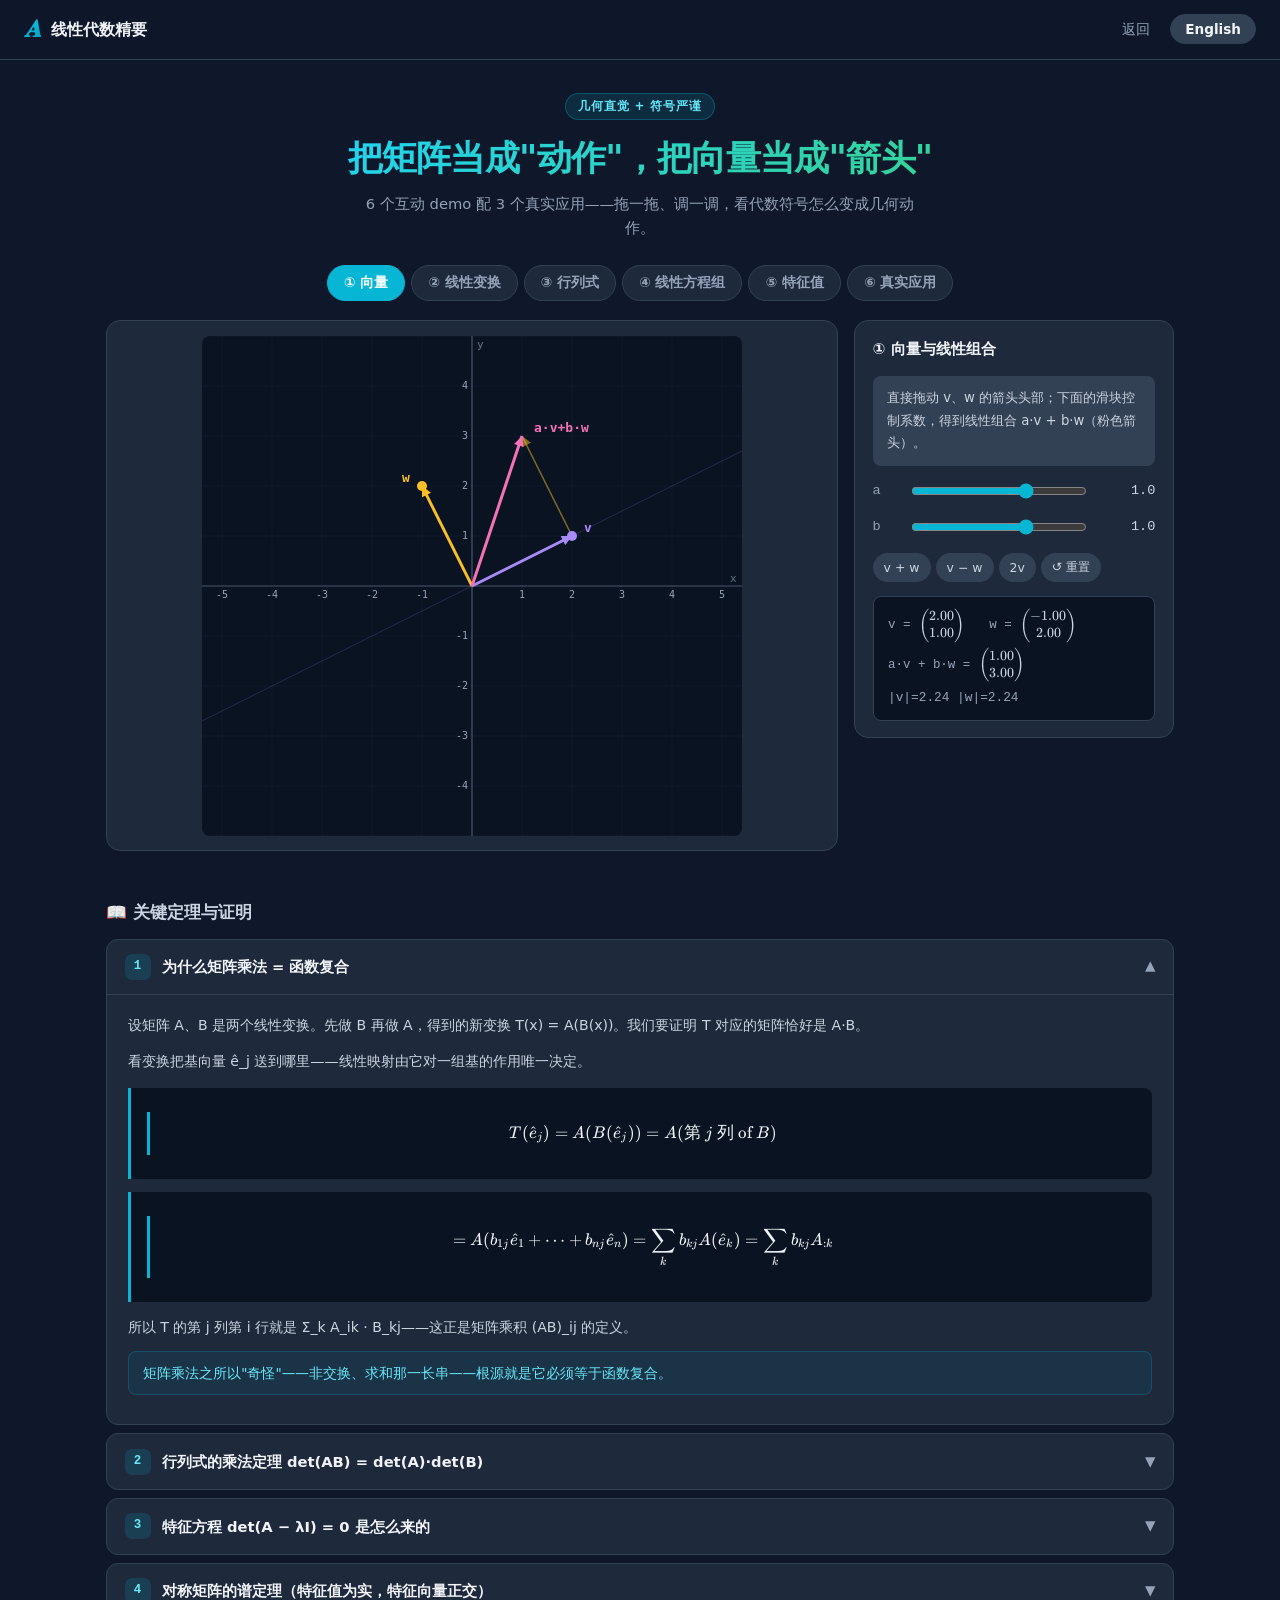
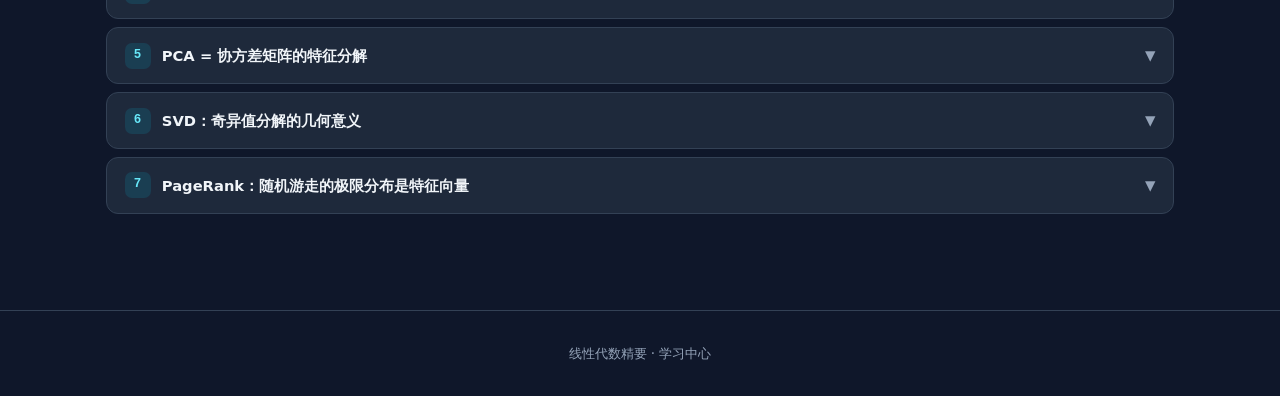
<file: modules/linalg/index.html>
<!DOCTYPE html>
<html lang="zh-CN">
<head>
<meta charset="UTF-8">
<meta name="viewport" content="width=device-width, initial-scale=1.0">
<title>线性代数精要 · Linear Algebra Essentials</title>
<link rel="stylesheet" href="../../vendor/katex/katex.min.css">
<script defer src="../../vendor/katex/katex.min.js"></script>
<style>
:root{
  --bg:#0f172a;--bg-card:#1e293b;--bg-el:#334155;
  --text:#f1f5f9;--text-s:#cbd5e1;--text-m:#94a3b8;
  --border:#334155;
  --c-i:#22d3ee;       /* basis i — cyan */
  --c-j:#34d399;       /* basis j — emerald */
  --c-v:#a78bfa;       /* general vector — violet */
  --c-w:#fbbf24;       /* secondary vector — amber */
  --c-sum:#f472b6;     /* sum / result — pink */
  --c-eig:#10b981;     /* eigenvector highlight */
  --c-neg:#ef4444;     /* negative / collapsed */
  --primary:#06b6d4;
  --primary-dark:#0891b2;
  --radius:14px;
  --shadow:0 4px 24px rgba(0,0,0,.4);
  --tr:.2s ease;
  --font:'Segoe UI','PingFang SC','Microsoft YaHei','Noto Sans SC',system-ui,sans-serif;
  --mono:'Cascadia Code','Consolas','Source Code Pro',monospace;
}
*{box-sizing:border-box;margin:0;padding:0}
html{scroll-behavior:smooth}
body{font-family:var(--font);background:var(--bg);color:var(--text);line-height:1.6;min-height:100vh;font-size:16px}

/* NAV */
nav.topnav{
  position:sticky;top:0;z-index:100;
  background:rgba(15,23,42,.93);backdrop-filter:blur(12px);
  border-bottom:1px solid var(--border);
  padding:0 1.5rem;height:60px;
  display:flex;align-items:center;justify-content:space-between;
}
.nav-brand{display:flex;align-items:center;gap:10px;text-decoration:none;color:var(--text)}
.nav-logo{font-size:1.5rem;font-weight:800;font-style:italic;
  background:linear-gradient(135deg,#22d3ee,#06b6d4,#0891b2);
  -webkit-background-clip:text;-webkit-text-fill-color:transparent;background-clip:text}
.nav-title{font-size:1rem;font-weight:700}
.nav-actions{display:flex;gap:8px;align-items:center}
.back-btn{color:var(--text-m);text-decoration:none;font-size:.88rem;padding:6px 12px;border-radius:8px;transition:var(--tr)}
.back-btn:hover{color:var(--text);background:var(--bg-el)}
.lang-btn{background:var(--bg-el);border:1px solid var(--border);color:var(--text);
  padding:6px 14px;border-radius:18px;font-size:.85rem;font-weight:600;
  cursor:pointer;font-family:var(--font);transition:var(--tr)}
.lang-btn:hover{background:var(--primary);border-color:var(--primary)}

/* HERO */
.hero{padding:2rem 1.5rem 1rem;text-align:center;max-width:760px;margin:0 auto}
.hero-badge{display:inline-block;background:rgba(6,182,212,.13);color:#67e8f9;
  border:1px solid rgba(6,182,212,.3);padding:3px 12px;border-radius:18px;
  font-size:.74rem;font-weight:700;letter-spacing:.08em;text-transform:uppercase;margin-bottom:.6rem}
.hero h1{font-size:clamp(1.5rem,3.6vw,2.2rem);font-weight:800;letter-spacing:-.02em;margin-bottom:.4rem}
.hero h1 .hl{background:linear-gradient(135deg,#22d3ee,#34d399);
  -webkit-background-clip:text;-webkit-text-fill-color:transparent;background-clip:text}
.hero p{font-size:.92rem;color:var(--text-m);max-width:560px;margin:0 auto}

/* TAB BAR */
.tab-bar{
  display:flex;gap:6px;padding:.6rem 1rem;max-width:1100px;margin:0 auto;
  overflow-x:auto;scrollbar-width:thin;justify-content:center;flex-wrap:wrap;
}
.tab{
  background:var(--bg-card);border:1px solid var(--border);color:var(--text-m);
  padding:8px 16px;border-radius:20px;font-size:.86rem;font-weight:600;
  cursor:pointer;white-space:nowrap;font-family:var(--font);transition:var(--tr);
}
.tab:hover{color:var(--text);border-color:var(--text-m)}
.tab.active{background:var(--primary);border-color:var(--primary);color:#fff}

/* DEMO LAYOUT */
.demo-wrap{display:none;max-width:1100px;margin:0 auto;padding:.6rem 1rem 1.5rem}
.demo-wrap.active{display:block}
.demo-grid{display:grid;grid-template-columns:1fr 320px;gap:1rem;align-items:start}
@media(max-width:780px){.demo-grid{grid-template-columns:1fr}}
.canvas-card{background:var(--bg-card);border:1px solid var(--border);border-radius:var(--radius);
  padding:.9rem;display:flex;align-items:center;justify-content:center;min-height:360px}
.canvas-card canvas{max-width:100%;height:auto;display:block;border-radius:8px;touch-action:none;cursor:grab}
.canvas-card canvas:active{cursor:grabbing}
.ctrl-card{background:var(--bg-card);border:1px solid var(--border);border-radius:var(--radius);
  padding:1rem 1.1rem;display:flex;flex-direction:column;gap:.9rem}

.ctrl-title{font-size:.95rem;font-weight:700;color:var(--text);display:flex;align-items:center;gap:.5rem}
.ctrl-desc{font-size:.83rem;color:var(--text-s);line-height:1.7;background:var(--bg-el);border-radius:8px;padding:.7rem .9rem}
.ctrl-desc .katex{font-size:1em}
.kbd{background:var(--bg-el);border:1px solid var(--border);border-radius:5px;padding:1px 6px;font-family:var(--mono);font-size:.78rem;color:var(--text-s)}

/* MATRIX INPUT */
.mat-input{display:grid;grid-template-columns:auto repeat(2,1fr) auto;gap:4px;align-items:center;font-family:var(--mono)}
.mat-bracket{font-size:2.6rem;color:var(--text-m);line-height:.8;font-family:serif}
.mat-cell{background:var(--bg-el);border:1px solid var(--border);color:var(--text);
  padding:6px 10px;border-radius:6px;font-family:var(--mono);font-size:.92rem;
  text-align:center;outline:none;width:100%;min-width:60px}
.mat-cell:focus{border-color:var(--primary)}
.mat-row-label{font-size:.78rem;color:var(--text-m);padding:0 6px}

/* SLIDER GROUP */
.slider-row{display:grid;grid-template-columns:30px 1fr 60px;gap:8px;align-items:center;font-size:.85rem}
.slider-row label{color:var(--text-m);font-family:var(--mono)}
.slider-row input[type=range]{accent-color:var(--primary);width:100%}
.slider-row .val{font-family:var(--mono);color:var(--text-s);text-align:right;font-size:.85rem}

/* PRESET BUTTONS */
.presets{display:flex;flex-wrap:wrap;gap:5px}
.preset-btn{
  background:var(--bg-el);border:1px solid var(--border);color:var(--text-s);
  padding:5px 10px;border-radius:14px;font-size:.78rem;cursor:pointer;
  font-family:var(--font);transition:var(--tr);
}
.preset-btn:hover{background:var(--primary);border-color:var(--primary);color:#fff}

/* STATUS / OUTPUT BOX */
.out-box{
  background:#0a1322;border:1px solid var(--border);border-radius:8px;
  padding:.7rem .9rem;font-family:var(--mono);font-size:.88rem;
  color:var(--text-s);line-height:1.8;min-height:60px;
}
.out-box .lbl{color:var(--text-m);font-size:.78rem}
.out-box .val{color:#67e8f9}
.out-box .ok{color:#34d399}
.out-box .bad{color:#f87171}
.out-box .warn{color:#fbbf24}
.out-box .katex{font-size:1em}

/* SUB TABS for demo 6 */
.subtab-bar{display:flex;gap:4px;padding:.5rem 0;justify-content:center;flex-wrap:wrap;margin-bottom:.6rem}
.subtab{
  background:var(--bg-el);border:1px solid var(--border);color:var(--text-m);
  padding:6px 14px;border-radius:14px;font-size:.82rem;font-weight:600;
  cursor:pointer;font-family:var(--font);transition:var(--tr);
}
.subtab.active{background:var(--c-i);border-color:var(--c-i);color:#0a1322}
.subdemo{display:none}.subdemo.active{display:block}

/* PROOF SECTION */
.proof-section{max-width:1100px;margin:1.5rem auto;padding:0 1rem 4rem}
.proof-title{font-size:1.05rem;font-weight:700;color:var(--text-s);margin-bottom:.8rem}
.accordion{display:flex;flex-direction:column;gap:.5rem}
.acc-item{background:var(--bg-card);border:1px solid var(--border);border-radius:12px;overflow:hidden}
.acc-head{display:flex;align-items:center;justify-content:space-between;
  padding:.9rem 1.1rem;cursor:pointer;user-select:none;transition:var(--tr)}
.acc-head:hover{background:var(--bg-el)}
.acc-head-l{display:flex;align-items:center;gap:.7rem}
.acc-num{background:rgba(6,182,212,.15);color:#67e8f9;border-radius:7px;
  width:26px;height:26px;display:flex;align-items:center;justify-content:center;
  font-size:.78rem;font-weight:700;flex-shrink:0;font-family:var(--mono)}
.acc-label{font-size:.92rem;font-weight:700;color:var(--text)}
.acc-arrow{color:var(--text-m);font-size:.85rem;transition:transform .2s}
.acc-item.open .acc-arrow{transform:rotate(180deg)}
.acc-body{display:none;padding:1.1rem 1.3rem;border-top:1px solid var(--border)}
.acc-item.open .acc-body{display:block}
.acc-body p{font-size:.88rem;color:var(--text-s);margin-bottom:.7rem;line-height:1.8}
.acc-body p:last-child{margin-bottom:0}
.acc-body .katex-display{margin:.8rem 0;background:#0a1322;border-left:3px solid var(--primary);
  border-radius:0 8px 8px 0;padding:.7rem 1rem}
.acc-body .katex-display>.katex{font-size:1.05em}
.acc-body strong{color:var(--text)}
.mbox{border-radius:8px;padding:.6rem .9rem;margin:.7rem 0;font-size:.85rem;line-height:1.7}
.mbox.info{background:rgba(6,182,212,.08);border:1px solid rgba(6,182,212,.22);color:#67e8f9}
.mbox.good{background:rgba(16,185,129,.08);border:1px solid rgba(16,185,129,.22);color:#34d399}
.mbox.warn{background:rgba(245,158,11,.08);border:1px solid rgba(245,158,11,.22);color:#fbbf24}

footer{text-align:center;padding:2rem;color:var(--text-m);font-size:.84rem;border-top:1px solid var(--border);margin-top:2rem}
</style>
</head>
<body>

<nav class="topnav">
  <a class="nav-brand" href="../../index.html">
    <span class="nav-logo">𝐀</span>
    <span class="nav-title" data-i18n="nav.title">线性代数精要</span>
  </a>
  <div class="nav-actions">
    <a class="back-btn" href="../../index.html"><span data-i18n="nav.back">← 返回</span></a>
    <button class="lang-btn" onclick="toggleLang()" data-i18n="nav.lang">English</button>
  </div>
</nav>

<section class="hero">
  <div class="hero-badge" data-i18n="hero.badge">几何直觉 + 符号严谨</div>
  <h1><span class="hl" data-i18n="hero.h1">把矩阵当成"动作"，把向量当成"箭头"</span></h1>
  <p data-i18n="hero.desc">6 个互动 demo 配 3 个真实应用——拖一拖、调一调，看代数符号怎么变成几何动作。</p>
</section>

<!-- TAB BAR -->
<div class="tab-bar" id="tab-bar">
  <button class="tab active" data-tab="1" onclick="showTab(1)"><span data-i18n="tab.1">① 向量</span></button>
  <button class="tab" data-tab="2" onclick="showTab(2)"><span data-i18n="tab.2">② 线性变换</span></button>
  <button class="tab" data-tab="3" onclick="showTab(3)"><span data-i18n="tab.3">③ 行列式</span></button>
  <button class="tab" data-tab="4" onclick="showTab(4)"><span data-i18n="tab.4">④ 线性方程组</span></button>
  <button class="tab" data-tab="5" onclick="showTab(5)"><span data-i18n="tab.5">⑤ 特征值</span></button>
  <button class="tab" data-tab="6" onclick="showTab(6)"><span data-i18n="tab.6">⑥ 真实应用</span></button>
</div>

<!-- ============ DEMO 1 : VECTORS ============ -->
<div class="demo-wrap active" id="demo-1">
  <div class="demo-grid">
    <div class="canvas-card"><canvas id="cv1" width="540" height="500"></canvas></div>
    <div class="ctrl-card">
      <div class="ctrl-title"><span data-i18n="d1.title">① 向量与线性组合</span></div>
      <div class="ctrl-desc" data-i18n="d1.desc">直接拖动 <b style="color:#a78bfa">v</b>、<b style="color:#fbbf24">w</b> 的箭头头部；下面的滑块控制系数，得到线性组合 a·v + b·w（粉色箭头）。</div>
      <div class="slider-row"><label>a</label><input type="range" id="d1-a" min="-3" max="3" step="0.1" value="1"><span class="val" id="d1-a-v">1.0</span></div>
      <div class="slider-row"><label>b</label><input type="range" id="d1-b" min="-3" max="3" step="0.1" value="1"><span class="val" id="d1-b-v">1.0</span></div>
      <div class="presets">
        <button class="preset-btn" onclick="d1Preset('add')" data-i18n="d1.p1">v + w</button>
        <button class="preset-btn" onclick="d1Preset('sub')" data-i18n="d1.p2">v − w</button>
        <button class="preset-btn" onclick="d1Preset('2v')" data-i18n="d1.p3">2v</button>
        <button class="preset-btn" onclick="d1Preset('reset')" data-i18n="d1.p4">↺ 重置</button>
      </div>
      <div class="out-box" id="d1-out"></div>
    </div>
  </div>
</div>

<!-- ============ DEMO 2 : LINEAR TRANSFORMATIONS ============ -->
<div class="demo-wrap" id="demo-2">
  <div class="demo-grid">
    <div class="canvas-card"><canvas id="cv2" width="540" height="500"></canvas></div>
    <div class="ctrl-card">
      <div class="ctrl-title"><span data-i18n="d2.title">② 矩阵 = 线性变换</span></div>
      <div class="ctrl-desc" data-i18n="d2.desc">矩阵的两列就是变换后的基向量 <b style="color:#22d3ee">i</b>、<b style="color:#34d399">j</b>。调下面 4 个数，看单位方格如何被"扭"成新形状。</div>
      <div class="mat-input">
        <div class="mat-bracket">[</div>
        <input class="mat-cell" id="d2-a" value="1" type="number" step="0.1">
        <input class="mat-cell" id="d2-b" value="0" type="number" step="0.1">
        <div class="mat-bracket">]</div>
        <div class="mat-row-label"></div>
        <input class="mat-cell" id="d2-c" value="0" type="number" step="0.1">
        <input class="mat-cell" id="d2-d" value="1" type="number" step="0.1">
        <div class="mat-row-label"></div>
      </div>
      <div class="presets">
        <button class="preset-btn" onclick="d2Preset('I')" data-i18n="d2.p1">单位矩阵 I</button>
        <button class="preset-btn" onclick="d2Preset('rot')" data-i18n="d2.p2">旋转 90°</button>
        <button class="preset-btn" onclick="d2Preset('shear')" data-i18n="d2.p3">剪切</button>
        <button class="preset-btn" onclick="d2Preset('scale')" data-i18n="d2.p4">缩放 2×</button>
        <button class="preset-btn" onclick="d2Preset('refl')" data-i18n="d2.p5">x 轴镜像</button>
        <button class="preset-btn" onclick="d2Preset('proj')" data-i18n="d2.p6">投影到 x 轴</button>
      </div>
      <div class="out-box" id="d2-out"></div>
    </div>
  </div>
</div>

<!-- ============ DEMO 3 : DETERMINANT ============ -->
<div class="demo-wrap" id="demo-3">
  <div class="demo-grid">
    <div class="canvas-card"><canvas id="cv3" width="540" height="500"></canvas></div>
    <div class="ctrl-card">
      <div class="ctrl-title"><span data-i18n="d3.title">③ 行列式 = 面积缩放</span></div>
      <div class="ctrl-desc" data-i18n="d3.desc">单位方格变换后变成平行四边形，它的<b>有向</b>面积就是 det(A)。det &gt; 0 保持朝向（绿），det &lt; 0 翻面（红），det = 0 坍缩成线（不可逆）。</div>
      <div class="mat-input">
        <div class="mat-bracket">[</div>
        <input class="mat-cell" id="d3-a" value="2" type="number" step="0.1">
        <input class="mat-cell" id="d3-b" value="1" type="number" step="0.1">
        <div class="mat-bracket">]</div><div></div>
        <input class="mat-cell" id="d3-c" value="0" type="number" step="0.1">
        <input class="mat-cell" id="d3-d" value="1" type="number" step="0.1">
        <div></div>
      </div>
      <div class="presets">
        <button class="preset-btn" onclick="d3Preset('pos')" data-i18n="d3.p1">det &gt; 0</button>
        <button class="preset-btn" onclick="d3Preset('neg')" data-i18n="d3.p2">det &lt; 0</button>
        <button class="preset-btn" onclick="d3Preset('zero')" data-i18n="d3.p3">det = 0</button>
        <button class="preset-btn" onclick="d3Preset('big')" data-i18n="d3.p4">放大 3×</button>
      </div>
      <div class="out-box" id="d3-out"></div>
    </div>
  </div>
</div>

<!-- ============ DEMO 4 : LINEAR SYSTEMS ============ -->
<div class="demo-wrap" id="demo-4">
  <div class="demo-grid">
    <div class="canvas-card"><canvas id="cv4" width="540" height="500"></canvas></div>
    <div class="ctrl-card">
      <div class="ctrl-title"><span data-i18n="d4.title">④ 方程组的几何意义</span></div>
      <div class="ctrl-desc" data-i18n="d4.desc">两个二元一次方程 = 平面上两条直线。两线交点 = 方程组的解。系数行列式为 0 时直线平行，要么无解，要么有无穷多解。</div>
      <div style="font-family:var(--mono);font-size:.88rem;color:var(--text-s);background:var(--bg-el);padding:.6rem .8rem;border-radius:8px">
        <div style="margin-bottom:4px"><span style="color:#a78bfa">eq 1:</span> <span id="d4-eq1">2x + 1y = 4</span></div>
        <div><span style="color:#fbbf24">eq 2:</span> <span id="d4-eq2">1x − 1y = 1</span></div>
      </div>
      <div class="slider-row"><label>a₁</label><input type="range" id="d4-a1" min="-3" max="3" step="0.1" value="2"><span class="val" id="d4-a1-v">2.0</span></div>
      <div class="slider-row"><label>b₁</label><input type="range" id="d4-b1" min="-3" max="3" step="0.1" value="1"><span class="val" id="d4-b1-v">1.0</span></div>
      <div class="slider-row"><label>e₁</label><input type="range" id="d4-e1" min="-5" max="5" step="0.1" value="4"><span class="val" id="d4-e1-v">4.0</span></div>
      <div class="slider-row"><label>a₂</label><input type="range" id="d4-a2" min="-3" max="3" step="0.1" value="1"><span class="val" id="d4-a2-v">1.0</span></div>
      <div class="slider-row"><label>b₂</label><input type="range" id="d4-b2" min="-3" max="3" step="0.1" value="-1"><span class="val" id="d4-b2-v">-1.0</span></div>
      <div class="slider-row"><label>e₂</label><input type="range" id="d4-e2" min="-5" max="5" step="0.1" value="1"><span class="val" id="d4-e2-v">1.0</span></div>
      <div class="presets">
        <button class="preset-btn" onclick="d4Preset('unique')" data-i18n="d4.p1">唯一解</button>
        <button class="preset-btn" onclick="d4Preset('none')" data-i18n="d4.p2">无解</button>
        <button class="preset-btn" onclick="d4Preset('inf')" data-i18n="d4.p3">无穷多解</button>
      </div>
      <div class="out-box" id="d4-out"></div>
    </div>
  </div>
</div>

<!-- ============ DEMO 5 : EIGENVECTORS ============ -->
<div class="demo-wrap" id="demo-5">
  <div class="demo-grid">
    <div class="canvas-card"><canvas id="cv5" width="540" height="500"></canvas></div>
    <div class="ctrl-card">
      <div class="ctrl-title"><span data-i18n="d5.title">⑤ 特征向量：变换中方向不变的轴</span></div>
      <div class="ctrl-desc" data-i18n="d5.desc">拖动青色试探向量 <b style="color:#22d3ee">v</b>，看它经过矩阵变换后变成的紫色 <b style="color:#a78bfa">Av</b>。当两者方向重合（绿色高亮），<b>v 就是特征向量</b>，长度比就是特征值。</div>
      <div class="mat-input">
        <div class="mat-bracket">[</div>
        <input class="mat-cell" id="d5-a" value="2" type="number" step="0.1">
        <input class="mat-cell" id="d5-b" value="1" type="number" step="0.1">
        <div class="mat-bracket">]</div><div></div>
        <input class="mat-cell" id="d5-c" value="1" type="number" step="0.1">
        <input class="mat-cell" id="d5-d" value="2" type="number" step="0.1">
        <div></div>
      </div>
      <div class="presets">
        <button class="preset-btn" onclick="d5Preset('sym')" data-i18n="d5.p1">对称矩阵</button>
        <button class="preset-btn" onclick="d5Preset('rot')" data-i18n="d5.p2">旋转（无实特征向量）</button>
        <button class="preset-btn" onclick="d5Preset('diag')" data-i18n="d5.p3">对角矩阵</button>
        <button class="preset-btn" onclick="d5ShowEigen()" data-i18n="d5.p4">🎯 求特征向量</button>
      </div>
      <div class="out-box" id="d5-out"></div>
    </div>
  </div>
</div>

<!-- ============ DEMO 6 : APPLICATIONS ============ -->
<div class="demo-wrap" id="demo-6">
  <div class="subtab-bar">
    <button class="subtab active" data-subtab="pca" onclick="showSub('pca')"><span data-i18n="d6.t1">PCA · 主成分分析</span></button>
    <button class="subtab" data-subtab="svd" onclick="showSub('svd')"><span data-i18n="d6.t2">SVD · 图像压缩</span></button>
    <button class="subtab" data-subtab="pr" onclick="showSub('pr')"><span data-i18n="d6.t3">PageRank · 网页排名</span></button>
  </div>

  <!-- PCA -->
  <div class="subdemo active" id="sub-pca">
    <div class="demo-grid">
      <div class="canvas-card"><canvas id="cv6a" width="540" height="500"></canvas></div>
      <div class="ctrl-card">
        <div class="ctrl-title"><span data-i18n="d6a.title">PCA：找到数据"主轴"</span></div>
        <div class="ctrl-desc" data-i18n="d6a.desc">点云的协方差矩阵的特征向量 = 数据散布方向。最大特征值对应"主轴"（橙色），次大对应正交副轴（绿色）。</div>
        <div class="presets">
          <button class="preset-btn" onclick="pcaGen('elongated')" data-i18n="d6a.p1">细长云</button>
          <button class="preset-btn" onclick="pcaGen('round')" data-i18n="d6a.p2">圆形云</button>
          <button class="preset-btn" onclick="pcaGen('diag')" data-i18n="d6a.p3">对角云</button>
          <button class="preset-btn" onclick="pcaGen('cluster2')" data-i18n="d6a.p4">两簇</button>
          <button class="preset-btn" id="pca-proj-btn" onclick="pcaToggleProj()" data-i18n="d6a.p5">↘ 投影到主轴</button>
        </div>
        <div class="out-box" id="pca-out"></div>
      </div>
    </div>
  </div>

  <!-- SVD -->
  <div class="subdemo" id="sub-svd">
    <div class="demo-grid">
      <div class="canvas-card"><canvas id="cv6b" width="540" height="500"></canvas></div>
      <div class="ctrl-card">
        <div class="ctrl-title"><span data-i18n="d6b.title">SVD：用 k 个奇异值还原图像</span></div>
        <div class="ctrl-desc" data-i18n="d6b.desc">把图像 M 矩阵分解为 M = UΣVᵀ。保留前 k 个奇异值，丢掉其余的，就是"低秩近似"——图像有损但保留主要结构。</div>
        <div class="slider-row"><label>k</label><input type="range" id="svd-k" min="1" max="32" step="1" value="5"><span class="val" id="svd-k-v">5</span></div>
        <div class="presets">
          <button class="preset-btn" onclick="svdSetImg('checker')" data-i18n="d6b.p1">棋盘</button>
          <button class="preset-btn" onclick="svdSetImg('gradient')" data-i18n="d6b.p2">渐变</button>
          <button class="preset-btn" onclick="svdSetImg('text')" data-i18n="d6b.p3">字母 A</button>
          <button class="preset-btn" onclick="svdSetImg('noise')" data-i18n="d6b.p4">噪声</button>
        </div>
        <div class="out-box" id="svd-out"></div>
      </div>
    </div>
  </div>

  <!-- PageRank -->
  <div class="subdemo" id="sub-pr">
    <div class="demo-grid">
      <div class="canvas-card"><canvas id="cv6c" width="540" height="500"></canvas></div>
      <div class="ctrl-card">
        <div class="ctrl-title"><span data-i18n="d6c.title">PageRank：特征向量决定网页排名</span></div>
        <div class="ctrl-desc" data-i18n="d6c.desc">图的"链接转移矩阵"M 的主特征向量（特征值 = 1）就是 PageRank。节点圆圈大小 = 排名权重。点击节点对添加/删除边。</div>
        <div class="slider-row"><label>d</label><input type="range" id="pr-damp" min="0.5" max="0.99" step="0.01" value="0.85"><span class="val" id="pr-damp-v">0.85</span></div>
        <div class="presets">
          <button class="preset-btn" onclick="prStep()" data-i18n="d6c.p1">▶ 单步迭代</button>
          <button class="preset-btn" onclick="prRun()" data-i18n="d6c.p2">⚡ 跑到收敛</button>
          <button class="preset-btn" onclick="prReset()" data-i18n="d6c.p3">↺ 重置</button>
          <button class="preset-btn" onclick="prGraph('chain')" data-i18n="d6c.p4">链状图</button>
          <button class="preset-btn" onclick="prGraph('hub')" data-i18n="d6c.p5">中心-辐射</button>
        </div>
        <div class="out-box" id="pr-out"></div>
      </div>
    </div>
  </div>
</div>

<!-- MATH PROOFS -->
<section class="proof-section">
  <div class="proof-title" data-i18n="proof.title">📖 关键定理与证明</div>
  <div class="accordion" id="accordion"></div>
</section>

<footer><p data-i18n="footer">线性代数精要 · 学习中心</p></footer>

<script>
/* ============================================================
   I18N
   ============================================================ */
const T = {
zh:{
  'nav.title':'线性代数精要','nav.back':'返回','nav.lang':'English',
  'hero.badge':'几何直觉 + 符号严谨',
  'hero.h1':'把矩阵当成"动作"，把向量当成"箭头"',
  'hero.desc':'6 个互动 demo 配 3 个真实应用——拖一拖、调一调，看代数符号怎么变成几何动作。',
  'tab.1':'① 向量','tab.2':'② 线性变换','tab.3':'③ 行列式','tab.4':'④ 线性方程组','tab.5':'⑤ 特征值','tab.6':'⑥ 真实应用',
  'd1.title':'① 向量与线性组合',
  'd1.desc':'直接拖动 v、w 的箭头头部；下面的滑块控制系数，得到线性组合 a·v + b·w（粉色箭头）。',
  'd1.p1':'v + w','d1.p2':'v − w','d1.p3':'2v','d1.p4':'↺ 重置',
  'd2.title':'② 矩阵 = 线性变换',
  'd2.desc':'矩阵的两列就是变换后的基向量 i、j。调下面 4 个数，看单位方格如何被"扭"成新形状。',
  'd2.p1':'单位矩阵 I','d2.p2':'旋转 90°','d2.p3':'剪切','d2.p4':'缩放 2×','d2.p5':'x 轴镜像','d2.p6':'投影到 x 轴',
  'd3.title':'③ 行列式 = 面积缩放',
  'd3.desc':'单位方格变换后变成平行四边形，它的有向面积就是 det(A)。det>0 保持朝向（绿），det<0 翻面（红），det=0 坍缩成线（不可逆）。',
  'd3.p1':'det > 0','d3.p2':'det < 0','d3.p3':'det = 0','d3.p4':'放大 3×',
  'd4.title':'④ 方程组的几何意义',
  'd4.desc':'两个二元一次方程 = 平面上两条直线。两线交点 = 方程组的解。系数行列式为 0 时直线平行，要么无解，要么有无穷多解。',
  'd4.p1':'唯一解','d4.p2':'无解','d4.p3':'无穷多解',
  'd5.title':'⑤ 特征向量：变换中方向不变的轴',
  'd5.desc':'拖动青色试探向量 v，看它经过矩阵变换后变成的紫色 Av。当两者方向重合（绿色高亮），v 就是特征向量，长度比就是特征值。',
  'd5.p1':'对称矩阵','d5.p2':'旋转（无实特征向量）','d5.p3':'对角矩阵','d5.p4':'🎯 求特征向量',
  'd6.t1':'PCA · 主成分分析','d6.t2':'SVD · 图像压缩','d6.t3':'PageRank · 网页排名',
  'd6a.title':'PCA：找到数据"主轴"',
  'd6a.desc':'点云的协方差矩阵的特征向量 = 数据散布方向。最大特征值对应"主轴"（橙色），次大对应正交副轴（绿色）。',
  'd6a.p1':'细长云','d6a.p2':'圆形云','d6a.p3':'对角云','d6a.p4':'两簇','d6a.p5':'↘ 投影到主轴',
  'd6b.title':'SVD：用 k 个奇异值还原图像',
  'd6b.desc':'把图像 M 矩阵分解为 M = UΣVᵀ。保留前 k 个奇异值，丢掉其余的，就是"低秩近似"——图像有损但保留主要结构。',
  'd6b.p1':'棋盘','d6b.p2':'渐变','d6b.p3':'字母 A','d6b.p4':'噪声',
  'd6c.title':'PageRank：特征向量决定网页排名',
  'd6c.desc':'图的"链接转移矩阵"M 的主特征向量（特征值=1）就是 PageRank。节点圆圈大小=排名权重。点击节点对添加/删除边。',
  'd6c.p1':'▶ 单步迭代','d6c.p2':'⚡ 跑到收敛','d6c.p3':'↺ 重置','d6c.p4':'链状图','d6c.p5':'中心-辐射',
  'proof.title':'📖 关键定理与证明',
  'footer':'线性代数精要 · 学习中心',
},
en:{
  'nav.title':'Linear Algebra Essentials','nav.back':'Home','nav.lang':'中文',
  'hero.badge':'Geometric Intuition + Symbolic Rigor',
  'hero.h1':'Matrices are actions. Vectors are arrows.',
  'hero.desc':'6 interactive demos plus 3 real applications — drag, tweak, and watch algebraic symbols become geometric motions.',
  'tab.1':'① Vectors','tab.2':'② Transformations','tab.3':'③ Determinant','tab.4':'④ Linear Systems','tab.5':'⑤ Eigenvectors','tab.6':'⑥ Applications',
  'd1.title':'① Vectors & Linear Combinations',
  'd1.desc':'Drag the heads of v and w directly. Sliders control coefficients of the linear combination a·v + b·w (pink arrow).',
  'd1.p1':'v + w','d1.p2':'v − w','d1.p3':'2v','d1.p4':'↺ Reset',
  'd2.title':'② Matrix = Linear Transformation',
  'd2.desc':'The two columns of a matrix are where the basis vectors i and j land after the transformation. Tweak the 4 numbers and watch the unit square deform.',
  'd2.p1':'Identity I','d2.p2':'Rotate 90°','d2.p3':'Shear','d2.p4':'Scale 2×','d2.p5':'Reflect x-axis','d2.p6':'Project to x-axis',
  'd3.title':'③ Determinant = Area Scaling',
  'd3.desc':'The unit square becomes a parallelogram. Its signed area is det(A). det>0 preserves orientation (green); det<0 flips (red); det=0 collapses to a line (singular).',
  'd3.p1':'det > 0','d3.p2':'det < 0','d3.p3':'det = 0','d3.p4':'Scale 3×',
  'd4.title':'④ Geometry of Linear Systems',
  'd4.desc':'Two equations in two unknowns = two lines in the plane. Intersection = the solution. When the coefficient determinant is zero the lines are parallel: either no solution or infinitely many.',
  'd4.p1':'Unique','d4.p2':'No solution','d4.p3':'Infinite',
  'd5.title':'⑤ Eigenvectors: Directions That Stay',
  'd5.desc':'Drag the cyan probe v and watch the violet Av (image after applying the matrix). When they line up (green halo) v is an eigenvector; the length ratio is the eigenvalue.',
  'd5.p1':'Symmetric','d5.p2':'Rotation (no real eigenvector)','d5.p3':'Diagonal','d5.p4':'🎯 Find eigenvectors',
  'd6.t1':'PCA · Principal Components','d6.t2':'SVD · Image Compression','d6.t3':'PageRank · Web Ranking',
  'd6a.title':'PCA: Find the data’s "main axis"',
  'd6a.desc':'The eigenvectors of the point cloud’s covariance matrix point along the directions of maximum spread. Largest eigenvalue = main axis (orange); second = orthogonal axis (green).',
  'd6a.p1':'Elongated','d6a.p2':'Round','d6a.p3':'Diagonal','d6a.p4':'Two clusters','d6a.p5':'↘ Project to PC₁',
  'd6b.title':'SVD: Reconstruct from k singular values',
  'd6b.desc':'Decompose M = UΣVᵀ. Keep only the top k singular values — that is the rank-k approximation. Image is lossy but preserves the dominant structure.',
  'd6b.p1':'Checker','d6b.p2':'Gradient','d6b.p3':'Letter A','d6b.p4':'Noise',
  'd6c.title':'PageRank: Web ranking IS an eigenvector',
  'd6c.desc':'The principal eigenvector (eigenvalue 1) of the link transition matrix M is the PageRank. Node circle size = rank weight. Click a pair of nodes to add/remove an edge.',
  'd6c.p1':'▶ Step','d6c.p2':'⚡ Run to convergence','d6c.p3':'↺ Reset','d6c.p4':'Chain','d6c.p5':'Hub-and-spoke',
  'proof.title':'📖 Key Theorems and Proofs',
  'footer':'Linear Algebra Essentials · Learn Hub',
},
};

let lang = localStorage.getItem('edu-lang') || 'zh';
const tt = k => (T[lang]||T.zh)[k] || k;
function applyLang(){
  document.documentElement.lang = lang==='zh'?'zh-CN':'en';
  document.querySelectorAll('[data-i18n]').forEach(el=>{
    const v = tt(el.dataset.i18n); if(v) el.textContent = v;
  });
  renderProofs();
  redrawAll();
}
function toggleLang(){
  lang = lang==='zh'?'en':'zh';
  localStorage.setItem('edu-lang',lang);
  applyLang();
}

/* ============================================================
   SHARED CANVAS UTILITIES
   coords: math (x right+, y up+) ↔ pixels (x right+, y down+)
   each canvas has its own (scale, ox, oy)
   ============================================================ */
function setupCanvas(id, opts={}){
  const c = document.getElementById(id);
  const ctx = c.getContext('2d');
  const W = c.width, H = c.height;
  const ox = W/2, oy = H/2;
  const scale = opts.scale || 50;     // px per unit
  return {c, ctx, W, H, ox, oy, scale,
    M2P:(x,y)=>[ox+x*scale, oy-y*scale],
    P2M:(px,py)=>[(px-ox)/scale, (oy-py)/scale]};
}
function drawGrid(g, range=10){
  const {ctx, W, H, ox, oy, scale} = g;
  ctx.clearRect(0,0,W,H);
  ctx.fillStyle = '#0a1322'; ctx.fillRect(0,0,W,H);
  // minor grid
  ctx.strokeStyle = 'rgba(51,65,85,.35)'; ctx.lineWidth = 0.5;
  for(let x=-range;x<=range;x++){
    const [px] = g.M2P(x,0);
    if(px<0||px>W) continue;
    ctx.beginPath(); ctx.moveTo(px,0); ctx.lineTo(px,H); ctx.stroke();
  }
  for(let y=-range;y<=range;y++){
    const [,py] = g.M2P(0,y);
    if(py<0||py>H) continue;
    ctx.beginPath(); ctx.moveTo(0,py); ctx.lineTo(W,py); ctx.stroke();
  }
  // axes
  ctx.strokeStyle = '#475569'; ctx.lineWidth = 1.2;
  ctx.beginPath(); ctx.moveTo(0,oy); ctx.lineTo(W,oy); ctx.stroke();
  ctx.beginPath(); ctx.moveTo(ox,0); ctx.lineTo(ox,H); ctx.stroke();
  // axis labels
  ctx.fillStyle = '#64748b'; ctx.font = '11px monospace'; ctx.textAlign='left';
  ctx.fillText('x', W-12, oy-4);
  ctx.fillText('y', ox+5, 12);
  // unit ticks
  ctx.fillStyle = '#94a3b8'; ctx.font = '10px monospace'; ctx.textAlign='center';
  for(let x=-range;x<=range;x++){
    if(x===0) continue;
    const [px] = g.M2P(x,0);
    if(px>5 && px<W-5) ctx.fillText(String(x), px, oy+12);
  }
  for(let y=-range;y<=range;y++){
    if(y===0) continue;
    const [,py] = g.M2P(0,y);
    if(py>10 && py<H-5){ ctx.textAlign='right'; ctx.fillText(String(y), ox-4, py+3);}
  }
  ctx.textAlign='start';
}
function drawVec(g, fromX, fromY, toX, toY, color, lw=2.5, label=null){
  const {ctx} = g;
  const [fpx,fpy] = g.M2P(fromX,fromY);
  const [tpx,tpy] = g.M2P(toX,toY);
  ctx.strokeStyle = color; ctx.fillStyle = color;
  ctx.lineWidth = lw;
  ctx.beginPath(); ctx.moveTo(fpx,fpy); ctx.lineTo(tpx,tpy); ctx.stroke();
  // arrowhead
  const dx = tpx-fpx, dy = tpy-fpy, len = Math.hypot(dx,dy);
  if(len > 4){
    const ux = dx/len, uy = dy/len;
    const ah = 10, aw = 5;
    const bx = tpx - ux*ah, by = tpy - uy*ah;
    const px = -uy, py = ux;
    ctx.beginPath();
    ctx.moveTo(tpx,tpy);
    ctx.lineTo(bx+px*aw, by+py*aw);
    ctx.lineTo(bx-px*aw, by-py*aw);
    ctx.closePath(); ctx.fill();
  }
  if(label){
    ctx.font = 'bold 13px monospace'; ctx.fillStyle = color;
    const off = 12;
    ctx.fillText(label, tpx + (dx>=0?off:-off-8), tpy + (dy>=0?off+4:-4));
  }
}
function drawPolygon(g, pts, fillColor, strokeColor, lw=1.5){
  const {ctx} = g;
  ctx.beginPath();
  pts.forEach(([x,y],i)=>{
    const [px,py] = g.M2P(x,y);
    if(i===0) ctx.moveTo(px,py); else ctx.lineTo(px,py);
  });
  ctx.closePath();
  if(fillColor){ ctx.fillStyle = fillColor; ctx.fill(); }
  if(strokeColor){ ctx.strokeStyle = strokeColor; ctx.lineWidth = lw; ctx.stroke(); }
}
function drawDot(g, x, y, color, r=4){
  const {ctx} = g;
  const [px,py] = g.M2P(x,y);
  ctx.beginPath(); ctx.arc(px,py,r,0,Math.PI*2);
  ctx.fillStyle = color; ctx.fill();
}
/* drag helper: returns the math coords of the cursor relative to a canvas event */
function pointerMath(g, evt){
  const r = g.c.getBoundingClientRect();
  const sx = g.W/r.width, sy = g.H/r.height;
  const cx = (evt.clientX-r.left)*sx;
  const cy = (evt.clientY-r.top)*sy;
  return g.P2M(cx,cy);
}
function nearMouse(g, evt, mx, my, tol=14){
  const [tx,ty] = pointerMath(g, evt);
  return Math.hypot(tx-mx,ty-my) * g.scale < tol;
}
/* attach a drag handler.
   pickFn(mx,my) returns a key (truthy) for what was grabbed.
   moveFn(key,mx,my) updates state. */
function attachDrag(g, pickFn, moveFn){
  let dragKey = null;
  const start = e=>{
    e.preventDefault();
    const ev = e.touches ? e.touches[0] : e;
    const [mx,my] = pointerMath(g, ev);
    dragKey = pickFn(mx,my);
  };
  const move = e=>{
    if(!dragKey) return;
    e.preventDefault();
    const ev = e.touches ? e.touches[0] : e;
    const [mx,my] = pointerMath(g, ev);
    moveFn(dragKey, mx, my);
  };
  const end = ()=>{ dragKey = null; };
  g.c.addEventListener('mousedown', start);
  window.addEventListener('mousemove', move);
  window.addEventListener('mouseup', end);
  g.c.addEventListener('touchstart', start, {passive:false});
  g.c.addEventListener('touchmove', move, {passive:false});
  g.c.addEventListener('touchend', end);
}

/* ============================================================
   2x2 MATRIX UTILITIES
   ============================================================ */
function mat2(a,b,c,d){return {a,b,c,d}}    // [[a b],[c d]]
function det2(M){return M.a*M.d - M.b*M.c}
function tr2(M){return M.a + M.d}
function apply2(M,x,y){return [M.a*x+M.b*y, M.c*x+M.d*y]}
function eig2(M){
  // eigenvalues of [[a b],[c d]]:  λ = (tr ± √(tr²−4·det)) / 2
  const T = tr2(M), D = det2(M);
  const disc = T*T - 4*D;
  if(disc < -1e-9) return {real:false, l1:null, l2:null, v1:null, v2:null,
    cReal: T/2, cImag: Math.sqrt(-disc)/2};
  const s = Math.sqrt(Math.max(0,disc));
  const l1 = (T+s)/2, l2 = (T-s)/2;
  const v = (lam)=>{
    // solve (A - λI) v = 0
    const a = M.a-lam, b = M.b, c = M.c, d = M.d-lam;
    let vx, vy;
    if(Math.abs(b) > 1e-8){ vx = b; vy = lam - M.a; }
    else if(Math.abs(c) > 1e-8){ vx = lam - M.d; vy = c; }
    else { // diagonal: standard basis
      if(Math.abs(M.a - lam) < 1e-6){ vx = 1; vy = 0; }
      else { vx = 0; vy = 1; }
    }
    const n = Math.hypot(vx,vy);
    return n>1e-9 ? [vx/n, vy/n] : [1,0];
  };
  return {real:true, l1, l2, v1:v(l1), v2:v(l2)};
}
function readMat(prefix){
  const a = parseFloat(document.getElementById(prefix+'-a').value)||0;
  const b = parseFloat(document.getElementById(prefix+'-b').value)||0;
  const c = parseFloat(document.getElementById(prefix+'-c').value)||0;
  const d = parseFloat(document.getElementById(prefix+'-d').value)||0;
  return mat2(a,b,c,d);
}
function setMat(prefix, M){
  document.getElementById(prefix+'-a').value = M.a;
  document.getElementById(prefix+'-b').value = M.b;
  document.getElementById(prefix+'-c').value = M.c;
  document.getElementById(prefix+'-d').value = M.d;
}

/* KaTeX render helper — render only if KaTeX loaded */
function tex(str, opts={}){
  if(!window.katex) return str;
  try { return katex.renderToString(str, {throwOnError:false, displayMode: !!opts.display}); }
  catch(e){ return str; }
}

/* ============================================================
   TAB SWITCHING
   ============================================================ */
function showTab(n){
  document.querySelectorAll('.tab').forEach(t=>t.classList.toggle('active', +t.dataset.tab===n));
  document.querySelectorAll('.demo-wrap').forEach(d=>d.classList.remove('active'));
  document.getElementById('demo-'+n).classList.add('active');
  redrawAll();
}
function showSub(name){
  document.querySelectorAll('.subtab').forEach(t=>t.classList.toggle('active', t.dataset.subtab===name));
  document.querySelectorAll('.subdemo').forEach(d=>d.classList.remove('active'));
  document.getElementById('sub-'+name).classList.add('active');
  if(name==='pca') drawPCA();
  if(name==='svd') drawSVD();
  if(name==='pr') drawPR();
}

/* placeholder; each demo registers itself */
let redrawAll = () => {};
let _redrawFns = [];
function registerRedraw(fn){ _redrawFns.push(fn); redrawAll = ()=>_redrawFns.forEach(f=>f()); }

/* ============================================================
   DEMO 1: VECTORS
   ============================================================ */
let d1v = [2, 1], d1w = [-1, 2];
let g1;
function d1Init(){
  g1 = setupCanvas('cv1', {scale:50});
  attachDrag(g1, (mx,my)=>{
    if(Math.hypot(mx-d1v[0],my-d1v[1])*g1.scale < 14) return 'v';
    if(Math.hypot(mx-d1w[0],my-d1w[1])*g1.scale < 14) return 'w';
    return null;
  }, (key,mx,my)=>{
    const snap = Math.abs(mx - Math.round(mx)) < 0.15 && Math.abs(my - Math.round(my)) < 0.15;
    if(snap){ mx = Math.round(mx); my = Math.round(my); }
    if(key==='v') d1v = [mx,my]; else d1w = [mx,my];
    d1Draw();
  });
  ['d1-a','d1-b'].forEach(id=>{
    document.getElementById(id).addEventListener('input', d1Draw);
  });
  d1Draw();
}
function d1Draw(){
  const a = parseFloat(document.getElementById('d1-a').value);
  const b = parseFloat(document.getElementById('d1-b').value);
  document.getElementById('d1-a-v').textContent = a.toFixed(1);
  document.getElementById('d1-b-v').textContent = b.toFixed(1);
  drawGrid(g1, 6);
  // span hints (faint lines along v and w directions)
  const ext = 12;
  const nv = Math.hypot(...d1v), nw = Math.hypot(...d1w);
  if(nv>0){
    g1.ctx.strokeStyle = 'rgba(167,139,250,.18)'; g1.ctx.lineWidth = 1;
    const [p1] = [g1.M2P(-ext*d1v[0]/nv, -ext*d1v[1]/nv)];
    const [p2] = [g1.M2P( ext*d1v[0]/nv,  ext*d1v[1]/nv)];
    g1.ctx.beginPath(); g1.ctx.moveTo(p1[0],p1[1]); g1.ctx.lineTo(p2[0],p2[1]); g1.ctx.stroke();
  }
  // base vectors v, w
  drawVec(g1, 0,0, d1v[0],d1v[1], '#a78bfa', 2.8, 'v');
  drawVec(g1, 0,0, d1w[0],d1w[1], '#fbbf24', 2.8, 'w');
  // parallelogram for a*v + b*w
  const r = [a*d1v[0]+b*d1w[0], a*d1v[1]+b*d1w[1]];
  const av = [a*d1v[0], a*d1v[1]];
  // head-to-tail: a*v then b*w
  drawVec(g1, av[0],av[1], r[0],r[1], 'rgba(251,191,36,.5)', 1.5);
  drawVec(g1, 0,0, av[0],av[1], 'rgba(167,139,250,.5)', 1.5);
  // result
  drawVec(g1, 0,0, r[0],r[1], '#f472b6', 3, 'a·v+b·w');
  // dots on tips
  drawDot(g1, d1v[0],d1v[1],'#a78bfa',5);
  drawDot(g1, d1w[0],d1w[1],'#fbbf24',5);
  // out box: render with KaTeX
  const out = document.getElementById('d1-out');
  out.innerHTML =
    `<div><span class="lbl">v =</span> ${tex(`\\begin{pmatrix}${d1v[0].toFixed(2)}\\\\${d1v[1].toFixed(2)}\\end{pmatrix}`)}
     &nbsp;&nbsp;<span class="lbl">w =</span> ${tex(`\\begin{pmatrix}${d1w[0].toFixed(2)}\\\\${d1w[1].toFixed(2)}\\end{pmatrix}`)}</div>
     <div style="margin-top:6px"><span class="lbl">a·v + b·w =</span> ${tex(`\\begin{pmatrix}${r[0].toFixed(2)}\\\\${r[1].toFixed(2)}\\end{pmatrix}`)}</div>
     <div style="margin-top:4px;font-size:.8rem;color:#94a3b8">|v|=${nv.toFixed(2)} |w|=${nw.toFixed(2)}</div>`;
}
function d1Preset(k){
  if(k==='reset'){ d1v=[2,1]; d1w=[-1,2]; document.getElementById('d1-a').value=1; document.getElementById('d1-b').value=1; }
  if(k==='add'){ document.getElementById('d1-a').value=1; document.getElementById('d1-b').value=1; }
  if(k==='sub'){ document.getElementById('d1-a').value=1; document.getElementById('d1-b').value=-1; }
  if(k==='2v') { document.getElementById('d1-a').value=2; document.getElementById('d1-b').value=0; }
  d1Draw();
}
registerRedraw(()=>{ if(g1) d1Draw(); });

/* ============================================================
   DEMO 2: LINEAR TRANSFORMATIONS
   ============================================================ */
let g2;
function d2Init(){
  g2 = setupCanvas('cv2', {scale:40});
  ['d2-a','d2-b','d2-c','d2-d'].forEach(id=>{
    document.getElementById(id).addEventListener('input', d2Draw);
  });
  d2Draw();
}
function d2Draw(){
  const M = readMat('d2');
  drawGrid(g2, 8);
  // draw transformed grid faintly
  g2.ctx.strokeStyle = 'rgba(6,182,212,.18)'; g2.ctx.lineWidth = 0.7;
  const N = 6;
  for(let i=-N;i<=N;i++){
    const [a,b] = apply2(M,i,-N), [c,d] = apply2(M,i,N);
    const [pa,pb] = g2.M2P(a,b), [pc,pd] = g2.M2P(c,d);
    g2.ctx.beginPath(); g2.ctx.moveTo(pa,pb); g2.ctx.lineTo(pc,pd); g2.ctx.stroke();
    const [a2,b2] = apply2(M,-N,i), [c2,d2] = apply2(M,N,i);
    const [pa2,pb2] = g2.M2P(a2,b2), [pc2,pd2] = g2.M2P(c2,d2);
    g2.ctx.beginPath(); g2.ctx.moveTo(pa2,pb2); g2.ctx.lineTo(pc2,pd2); g2.ctx.stroke();
  }
  // original unit square (faded)
  drawPolygon(g2, [[0,0],[1,0],[1,1],[0,1]], 'rgba(148,163,184,.08)', 'rgba(148,163,184,.4)', 1);
  // transformed unit square
  const tp = [[0,0],[1,0],[1,1],[0,1]].map(([x,y])=>apply2(M,x,y));
  drawPolygon(g2, tp, 'rgba(6,182,212,.15)', '#06b6d4', 2);
  // original basis (faded)
  drawVec(g2, 0,0, 1,0, 'rgba(34,211,238,.35)', 1.5);
  drawVec(g2, 0,0, 0,1, 'rgba(52,211,153,.35)', 1.5);
  // transformed basis
  const [ix,iy] = apply2(M,1,0);
  const [jx,jy] = apply2(M,0,1);
  drawVec(g2, 0,0, ix,iy, '#22d3ee', 3, 'Ai');
  drawVec(g2, 0,0, jx,jy, '#34d399', 3, 'Aj');
  // out box
  const D = det2(M);
  document.getElementById('d2-out').innerHTML =
    `${tex(`A = \\begin{pmatrix}${M.a}&${M.b}\\\\${M.c}&${M.d}\\end{pmatrix}`)}
    <div style="margin-top:6px">${tex(`A\\hat{\\imath}=\\begin{pmatrix}${ix.toFixed(1)}\\\\${iy.toFixed(1)}\\end{pmatrix},\\quad A\\hat{\\jmath}=\\begin{pmatrix}${jx.toFixed(1)}\\\\${jy.toFixed(1)}\\end{pmatrix}`)}</div>
    <div style="margin-top:4px;font-size:.82rem;color:#94a3b8">det = <span class="${D>0?'ok':D<0?'bad':'warn'}">${D.toFixed(2)}</span></div>`;
}
function d2Preset(k){
  const P = {I:[1,0,0,1], rot:[0,-1,1,0], shear:[1,1,0,1], scale:[2,0,0,2], refl:[1,0,0,-1], proj:[1,0,0,0]};
  const v = P[k]; if(!v) return;
  setMat('d2', mat2(...v)); d2Draw();
}
registerRedraw(()=>{ if(g2) d2Draw(); });

/* ============================================================
   DEMO 3: DETERMINANT
   ============================================================ */
let g3;
function d3Init(){
  g3 = setupCanvas('cv3', {scale:55});
  ['d3-a','d3-b','d3-c','d3-d'].forEach(id=>{
    document.getElementById(id).addEventListener('input', d3Draw);
  });
  d3Draw();
}
function d3Draw(){
  const M = readMat('d3');
  const D = det2(M);
  drawGrid(g3, 6);
  // original unit square
  drawPolygon(g3, [[0,0],[1,0],[1,1],[0,1]], 'rgba(148,163,184,.06)', 'rgba(148,163,184,.4)', 1);
  // transformed
  const tp = [[0,0],[1,0],[1,1],[0,1]].map(([x,y])=>apply2(M,x,y));
  let fill, stroke;
  if(Math.abs(D) < 0.01){ fill = 'rgba(239,68,68,.18)'; stroke = '#ef4444'; }
  else if(D > 0){ fill = 'rgba(52,211,153,.18)'; stroke = '#10b981'; }
  else { fill = 'rgba(239,68,68,.18)'; stroke = '#ef4444'; }
  drawPolygon(g3, tp, fill, stroke, 2.2);
  // basis vectors
  const [ix,iy] = apply2(M,1,0);
  const [jx,jy] = apply2(M,0,1);
  drawVec(g3, 0,0, ix,iy, '#22d3ee', 3, 'Ai');
  drawVec(g3, 0,0, jx,jy, '#34d399', 3, 'Aj');
  // area label centered in parallelogram
  const cx = (tp[0][0]+tp[1][0]+tp[2][0]+tp[3][0])/4;
  const cy = (tp[0][1]+tp[1][1]+tp[2][1]+tp[3][1])/4;
  const [pcx,pcy] = g3.M2P(cx,cy);
  g3.ctx.font = 'bold 16px monospace';
  g3.ctx.fillStyle = stroke;
  g3.ctx.textAlign = 'center';
  g3.ctx.fillText(`area=${Math.abs(D).toFixed(2)}`, pcx, pcy);
  g3.ctx.textAlign = 'start';
  // out
  const msg = Math.abs(D)<0.01 ? (lang==='zh'?'坍缩到一条线 → 不可逆':'collapsed to a line → singular')
             : D>0 ? (lang==='zh'?'保持朝向（绿）':'orientation preserved (green)')
             : (lang==='zh'?'翻面（红，行列式为负）':'flipped (red, negative det)');
  document.getElementById('d3-out').innerHTML =
    `${tex(`\\det\\begin{pmatrix}${M.a}&${M.b}\\\\${M.c}&${M.d}\\end{pmatrix} = ${M.a}\\cdot${M.d} - ${M.b}\\cdot${M.c} = ${D.toFixed(2)}`)}
     <div style="margin-top:6px" class="${Math.abs(D)<0.01?'bad':D>0?'ok':'bad'}">${msg}</div>`;
}
function d3Preset(k){
  const P = {pos:[2,1,0,1], neg:[1,0,0,-1], zero:[1,2,2,4], big:[3,0,0,3]};
  setMat('d3', mat2(...P[k])); d3Draw();
}
registerRedraw(()=>{ if(g3) d3Draw(); });

/* ============================================================
   DEMO 4: LINEAR SYSTEMS
   ============================================================ */
let g4;
function d4Init(){
  g4 = setupCanvas('cv4', {scale:45});
  ['d4-a1','d4-b1','d4-e1','d4-a2','d4-b2','d4-e2'].forEach(id=>{
    document.getElementById(id).addEventListener('input', d4Draw);
  });
  d4Draw();
}
function fmtNum(x){ return (x>=0?'+':'') + x.toFixed(1); }
function eqText(a,b,e){
  const ax = `${a.toFixed(1)}x`;
  const by = `${b>=0?'+ ':'− '}${Math.abs(b).toFixed(1)}y`;
  return `${ax} ${by} = ${e.toFixed(1)}`;
}
function d4Draw(){
  const a1=+document.getElementById('d4-a1').value, b1=+document.getElementById('d4-b1').value, e1=+document.getElementById('d4-e1').value;
  const a2=+document.getElementById('d4-a2').value, b2=+document.getElementById('d4-b2').value, e2=+document.getElementById('d4-e2').value;
  ['a1','b1','e1','a2','b2','e2'].forEach(k=>{
    document.getElementById('d4-'+k+'-v').textContent = (+document.getElementById('d4-'+k).value).toFixed(1);
  });
  document.getElementById('d4-eq1').textContent = eqText(a1,b1,e1);
  document.getElementById('d4-eq2').textContent = eqText(a2,b2,e2);
  drawGrid(g4, 7);
  // draw each line spanning the canvas
  const drawLine = (a,b,e,color)=>{
    const ext = 10;
    let p1, p2;
    if(Math.abs(b) > Math.abs(a)){
      // y = (e − a*x)/b
      p1 = [-ext, (e+a*ext)/b];
      p2 = [ ext, (e-a*ext)/b];
    } else if(Math.abs(a) > 1e-9){
      // x = (e − b*y)/a
      p1 = [(e+b*ext)/a, -ext];
      p2 = [(e-b*ext)/a,  ext];
    } else {
      // 0 = e: either 0=0 (whole plane, show nothing distinct) or no solution
      return;
    }
    drawVec(g4, p1[0],p1[1], p2[0],p2[1], color, 2.4);
  };
  drawLine(a1,b1,e1,'#a78bfa');
  drawLine(a2,b2,e2,'#fbbf24');
  // solve
  const D = a1*b2 - a2*b1;
  let msg;
  if(Math.abs(D) > 1e-6){
    const x = (b2*e1 - b1*e2)/D;
    const y = (a1*e2 - a2*e1)/D;
    drawDot(g4, x, y, '#f472b6', 7);
    g4.ctx.fillStyle = '#f472b6'; g4.ctx.font = 'bold 12px monospace';
    const [px,py] = g4.M2P(x,y);
    g4.ctx.fillText(`(${x.toFixed(2)}, ${y.toFixed(2)})`, px+10, py-10);
    msg = `<span class="ok">${lang==='zh'?'唯一解':'unique solution'}</span> ${tex(`(x,y)=(${x.toFixed(2)},\\,${y.toFixed(2)})`)}`;
  } else {
    // parallel or coincident
    const consistent = Math.abs(a1*e2 - a2*e1) < 1e-6 && Math.abs(b1*e2 - b2*e1) < 1e-6;
    msg = consistent
      ? `<span class="warn">${lang==='zh'?'两线重合 → 无穷多解':'lines coincide → infinitely many solutions'}</span>`
      : `<span class="bad">${lang==='zh'?'两线平行 → 无解':'lines parallel → no solution'}</span>`;
  }
  document.getElementById('d4-out').innerHTML =
    `${tex(`A=\\begin{pmatrix}${a1.toFixed(1)}&${b1.toFixed(1)}\\\\${a2.toFixed(1)}&${b2.toFixed(1)}\\end{pmatrix},\\,\\det A=${D.toFixed(2)}`)}
     <div style="margin-top:6px">${msg}</div>`;
}
function d4Preset(k){
  const P = {
    unique:{a1:2,b1:1,e1:4, a2:1,b2:-1,e2:1},
    none:  {a1:1,b1:2,e1:3, a2:2,b2:4,e2:5},
    inf:   {a1:1,b1:2,e1:3, a2:2,b2:4,e2:6},
  };
  const p = P[k];
  Object.entries(p).forEach(([id,v])=>document.getElementById('d4-'+id).value = v);
  d4Draw();
}
registerRedraw(()=>{ if(g4) d4Draw(); });

/* ============================================================
   DEMO 5: EIGENVECTORS
   ============================================================ */
let d5v = [1, 0.3], g5;
function d5Init(){
  g5 = setupCanvas('cv5', {scale:42});
  attachDrag(g5, (mx,my)=>{
    if(Math.hypot(mx-d5v[0],my-d5v[1])*g5.scale < 18) return 'v';
    return null;
  }, (k,mx,my)=>{
    // keep magnitude bounded
    const r = Math.hypot(mx,my);
    if(r>5){ mx = mx*5/r; my = my*5/r; }
    d5v = [mx,my]; d5Draw();
  });
  ['d5-a','d5-b','d5-c','d5-d'].forEach(id=>{
    document.getElementById(id).addEventListener('input', d5Draw);
  });
  d5Draw();
}
function d5Draw(){
  const M = readMat('d5');
  drawGrid(g5, 7);
  // light unit-square transform background
  drawPolygon(g5, [[0,0],[1,0],[1,1],[0,1]].map(([x,y])=>apply2(M,x,y)),
    'rgba(167,139,250,.05)','rgba(167,139,250,.3)',1);
  // v and Av
  const [Avx,Avy] = apply2(M,d5v[0],d5v[1]);
  // detect parallel
  const cross = d5v[0]*Avy - d5v[1]*Avx;
  const nv = Math.hypot(...d5v), nAv = Math.hypot(Avx,Avy);
  const cosA = (d5v[0]*Avx + d5v[1]*Avy) / Math.max(1e-9, nv*nAv);
  const isEig = Math.abs(cross) < 0.04 && nv > 0.1;
  // halo if eigenvector
  if(isEig){
    const [px,py] = g5.M2P(d5v[0],d5v[1]);
    g5.ctx.beginPath(); g5.ctx.arc(px,py,16,0,Math.PI*2);
    g5.ctx.fillStyle = 'rgba(16,185,129,.25)'; g5.ctx.fill();
    g5.ctx.strokeStyle = '#10b981'; g5.ctx.lineWidth = 2; g5.ctx.stroke();
  }
  drawVec(g5, 0,0, d5v[0],d5v[1], '#22d3ee', 3, 'v');
  drawVec(g5, 0,0, Avx,Avy, '#a78bfa', 3, 'Av');
  drawDot(g5, d5v[0],d5v[1],'#22d3ee',6);
  // eigen status
  let status;
  if(isEig){
    const lam = (Math.abs(d5v[0])>Math.abs(d5v[1])) ? Avx/d5v[0] : Avy/d5v[1];
    status = `<span class="ok">★ ${lang==='zh'?'v 是特征向量！特征值':'v is an eigenvector! Eigenvalue'} λ ≈ ${lam.toFixed(2)}</span>`;
  } else if(nv < 0.1){
    status = `<span class="warn">${lang==='zh'?'向量太短，拖远一点':'vector too short, drag farther'}</span>`;
  } else {
    const ang = Math.acos(Math.max(-1,Math.min(1,cosA)))*180/Math.PI;
    status = `<span class="lbl">${lang==='zh'?'夹角':'angle'} ∠(v, Av) = ${ang.toFixed(1)}°</span>`;
  }
  // compute eigen
  const E = eig2(M);
  let eigText;
  if(E.real){
    eigText = `${tex(`\\lambda_1=${E.l1.toFixed(2)},\\ \\lambda_2=${E.l2.toFixed(2)}`)}`;
  } else {
    eigText = `${tex(`\\lambda=${E.cReal.toFixed(2)}\\pm${E.cImag.toFixed(2)}i`)} <span class="warn">${lang==='zh'?'（复数，无实特征向量）':'(complex — no real eigenvector)'}</span>`;
  }
  document.getElementById('d5-out').innerHTML =
    `${tex(`A v = \\begin{pmatrix}${Avx.toFixed(2)}\\\\${Avy.toFixed(2)}\\end{pmatrix}`)}
     <div style="margin-top:4px">${status}</div>
     <div style="margin-top:6px">${eigText}</div>`;
}
function d5ShowEigen(){
  const M = readMat('d5');
  const E = eig2(M);
  if(!E.real) return d5Draw();
  // snap v to first eigenvector
  d5v = [E.v1[0]*2, E.v1[1]*2];
  d5Draw();
}
function d5Preset(k){
  const P = {sym:[2,1,1,2], rot:[0,-1,1,0], diag:[3,0,0,1]};
  setMat('d5', mat2(...P[k])); d5Draw();
}
registerRedraw(()=>{ if(g5) d5Draw(); });

/* ============================================================
   DEMO 6a: PCA
   ============================================================ */
let pcaPts = [], pcaShowProj = false, g6a;
function rand(){ return (Math.random()*2-1); }
function pcaGen(kind){
  pcaPts = [];
  const N = 80;
  for(let i=0;i<N;i++){
    let x,y;
    const u = rand(), v = rand();
    if(kind==='elongated'){ x = u*3.5; y = v*0.8; const a = Math.PI/6; const c=Math.cos(a),s=Math.sin(a); [x,y]=[c*x-s*y, s*x+c*y]; }
    else if(kind==='round'){ x = u*2; y = v*2; }
    else if(kind==='diag') { const t = (u+v); x = t*2; y = t*1.6 + v*0.7; }
    else if(kind==='cluster2'){
      const cl = Math.random()<0.5? -1.5 : 1.5;
      x = cl + u*0.6; y = cl*0.8 + v*0.7;
    }
    pcaPts.push([x,y]);
  }
  pcaShowProj = false;
  drawPCA();
}
function drawPCA(){
  if(!g6a) g6a = setupCanvas('cv6a', {scale:50});
  drawGrid(g6a, 6);
  if(pcaPts.length === 0) pcaGen('elongated');
  // mean
  let mx=0,my=0;
  pcaPts.forEach(([x,y])=>{mx+=x;my+=y;});
  mx/=pcaPts.length; my/=pcaPts.length;
  // covariance
  let sxx=0,syy=0,sxy=0;
  pcaPts.forEach(([x,y])=>{ const dx=x-mx, dy=y-my; sxx+=dx*dx; syy+=dy*dy; sxy+=dx*dy; });
  sxx/=pcaPts.length; syy/=pcaPts.length; sxy/=pcaPts.length;
  const C = mat2(sxx,sxy,sxy,syy);
  const E = eig2(C);
  let v1, v2, l1, l2;
  if(E.real){
    if(E.l1 >= E.l2){ v1=E.v1; v2=E.v2; l1=E.l1; l2=E.l2; }
    else            { v1=E.v2; v2=E.v1; l1=E.l2; l2=E.l1; }
  } else { v1=[1,0]; v2=[0,1]; l1=l2=0; }
  const s1 = Math.sqrt(Math.max(0,l1)), s2 = Math.sqrt(Math.max(0,l2));
  // draw points
  pcaPts.forEach(([x,y])=>drawDot(g6a, x, y, 'rgba(34,211,238,.7)', 3));
  // draw PC axes scaled by stdev*2
  const k = 2.2;
  drawVec(g6a, mx-k*s1*v1[0],my-k*s1*v1[1], mx+k*s1*v1[0],my+k*s1*v1[1], '#fbbf24', 3, 'PC₁');
  drawVec(g6a, mx-k*s2*v2[0],my-k*s2*v2[1], mx+k*s2*v2[0],my+k*s2*v2[1], '#34d399', 2.5, 'PC₂');
  drawDot(g6a, mx, my, '#f472b6', 5);
  // projection
  if(pcaShowProj){
    pcaPts.forEach(([x,y])=>{
      const dx=x-mx, dy=y-my;
      const t = dx*v1[0] + dy*v1[1];
      const px = mx + t*v1[0], py = my + t*v1[1];
      drawDot(g6a, px, py, 'rgba(244,114,182,.85)', 3);
      // dashed line
      g6a.ctx.strokeStyle = 'rgba(244,114,182,.3)';
      g6a.ctx.setLineDash([3,3]); g6a.ctx.lineWidth = 1;
      const [a,b] = g6a.M2P(x,y), [c,d] = g6a.M2P(px,py);
      g6a.ctx.beginPath(); g6a.ctx.moveTo(a,b); g6a.ctx.lineTo(c,d); g6a.ctx.stroke();
      g6a.ctx.setLineDash([]);
    });
  }
  const total = l1 + l2;
  const r1 = total>1e-9? l1/total*100 : 50;
  document.getElementById('pca-out').innerHTML =
    `${tex(`\\mathrm{Cov}=\\begin{pmatrix}${sxx.toFixed(2)}&${sxy.toFixed(2)}\\\\${sxy.toFixed(2)}&${syy.toFixed(2)}\\end{pmatrix}`)}
     <div style="margin-top:6px"><span class="lbl">PC₁:</span> λ₁=${l1.toFixed(2)} (<span class="ok">${r1.toFixed(0)}%</span> ${lang==='zh'?'方差':'variance'})</div>
     <div><span class="lbl">PC₂:</span> λ₂=${l2.toFixed(2)} (${(100-r1).toFixed(0)}%)</div>`;
}
function pcaToggleProj(){ pcaShowProj = !pcaShowProj; drawPCA(); }
registerRedraw(()=>{ if(g6a) drawPCA(); });

/* ============================================================
   DEMO 6b: SVD IMAGE COMPRESSION
   ============================================================ */
let svdImg = null, svdSV = null;     // sigma, U, V kept globally for k slider
let g6b;
const SVD_N = 32;
function svdSetImg(kind){
  const N = SVD_N;
  svdImg = new Array(N).fill(0).map(()=>new Array(N).fill(0));
  for(let i=0;i<N;i++)for(let j=0;j<N;j++){
    let v;
    if(kind==='checker') v = ((Math.floor(i/4)+Math.floor(j/4))%2)*0.9 + 0.05;
    else if(kind==='gradient') v = (i+j)/(2*(N-1));
    else if(kind==='text'){
      // crude 'A' shape
      const cx=N/2-0.5, ci=i-cx, cj=j-cx;
      const inA = (Math.abs(cj) < (N/2 - i*0.7) && i > N*0.12 && i < N*0.92)
        && !( (cj > -(N/2-i*0.7)+2) && (cj < (N/2-i*0.7)-2) && (i > N*0.25) && (i < N*0.92) );
      const bar = (i > N*0.55 && i < N*0.65 && Math.abs(cj) < N/3 - i*0.5 + 3);
      v = (inA || bar) ? 0.92 : 0.08;
    }
    else if(kind==='noise') v = Math.random();
    svdImg[i][j] = v;
  }
  // compute full SVD using power-iteration peeling (sufficient for N=32 demo)
  svdSV = computeSVD(svdImg, Math.min(N,32));
  drawSVD();
}
/** very small in-house SVD via deflation; OK for N≤32 educational demo */
function computeSVD(M, kMax){
  const m = M.length, n = M[0].length;
  // copy
  let R = M.map(row=>row.slice());
  const U = [], V = [], S = [];
  for(let k=0; k<kMax; k++){
    // power iteration on R^T R to find dominant right singular vector
    let v = new Array(n).fill(0).map(()=>Math.random()-0.5);
    let norm = ()=>Math.sqrt(v.reduce((s,x)=>s+x*x,0));
    let nrm = norm(); if(nrm<1e-12) break; v = v.map(x=>x/nrm);
    for(let it=0; it<60; it++){
      // u = R v
      const u = new Array(m).fill(0);
      for(let i=0;i<m;i++){ let s=0; for(let j=0;j<n;j++) s += R[i][j]*v[j]; u[i]=s; }
      // v = R^T u
      const v2 = new Array(n).fill(0);
      for(let j=0;j<n;j++){ let s=0; for(let i=0;i<m;i++) s += R[i][j]*u[i]; v2[j]=s; }
      const nv = Math.sqrt(v2.reduce((s,x)=>s+x*x,0));
      if(nv < 1e-12) break;
      v = v2.map(x=>x/nv);
    }
    // u = R v
    const u = new Array(m).fill(0);
    for(let i=0;i<m;i++){ let s=0; for(let j=0;j<n;j++) s += R[i][j]*v[j]; u[i]=s; }
    const sigma = Math.sqrt(u.reduce((s,x)=>s+x*x,0));
    if(sigma < 1e-8) break;
    const uN = u.map(x=>x/sigma);
    S.push(sigma);
    U.push(uN);
    V.push(v);
    // deflate: R -= sigma * u v^T
    for(let i=0;i<m;i++) for(let j=0;j<n;j++) R[i][j] -= sigma * uN[i] * v[j];
  }
  return {U, S, V};
}
function svdReconstruct(k){
  const {U, S, V} = svdSV;
  const m = svdImg.length, n = svdImg[0].length;
  const out = new Array(m).fill(0).map(()=>new Array(n).fill(0));
  const kk = Math.min(k, S.length);
  for(let r=0; r<kk; r++){
    const s = S[r], u = U[r], v = V[r];
    for(let i=0;i<m;i++)for(let j=0;j<n;j++) out[i][j] += s*u[i]*v[j];
  }
  return out;
}
function drawSVD(){
  if(!g6b) g6b = setupCanvas('cv6b', {scale:1});
  if(!svdImg) svdSetImg('text');
  const k = +document.getElementById('svd-k').value;
  document.getElementById('svd-k-v').textContent = k;
  const recon = svdReconstruct(k);
  const ctx = g6b.ctx, W = g6b.W, H = g6b.H, N = SVD_N;
  ctx.fillStyle = '#0a1322'; ctx.fillRect(0,0,W,H);
  // two images side by side
  const cell = Math.floor(Math.min(W/(N*2+6), H/(N+8)));
  const totalW = N*cell;
  const pad = 20;
  const y0 = 60, x0 = (W - 2*totalW - pad)/2;
  // labels
  ctx.fillStyle = '#cbd5e1'; ctx.font = 'bold 14px monospace'; ctx.textAlign='center';
  ctx.fillText(lang==='zh'?'原图':'Original', x0 + totalW/2, y0 - 12);
  ctx.fillText(lang==='zh'?`重建 (k=${k})`:`Reconstructed (k=${k})`, x0 + totalW + pad + totalW/2, y0 - 12);
  // draw original
  for(let i=0;i<N;i++)for(let j=0;j<N;j++){
    const v = Math.max(0, Math.min(1, svdImg[i][j]));
    const g = Math.round(v*255);
    ctx.fillStyle = `rgb(${g},${g},${g})`;
    ctx.fillRect(x0 + j*cell, y0 + i*cell, cell, cell);
  }
  // draw reconstructed
  for(let i=0;i<N;i++)for(let j=0;j<N;j++){
    const v = Math.max(0, Math.min(1, recon[i][j]));
    const g = Math.round(v*255);
    ctx.fillStyle = `rgb(${g},${g},${g})`;
    ctx.fillRect(x0 + totalW + pad + j*cell, y0 + i*cell, cell, cell);
  }
  // singular value chart
  const chartY = y0 + N*cell + 30;
  const chartH = 100;
  ctx.fillStyle = '#94a3b8'; ctx.font = '11px monospace'; ctx.textAlign='left';
  ctx.fillText(lang==='zh'?'奇异值（前 32）：':'Singular values (top 32):', x0, chartY - 6);
  const S = svdSV.S;
  const maxS = Math.max(...S, 0.01);
  const barW = Math.max(4, Math.floor((W-2*x0)/S.length) - 2);
  for(let i=0;i<S.length;i++){
    const h = S[i]/maxS * chartH;
    ctx.fillStyle = i<k ? '#fbbf24' : '#475569';
    ctx.fillRect(x0 + i*(barW+2), chartY + chartH - h, barW, h);
  }
  // accuracy
  let totErr = 0, totSig = 0;
  for(let i=0;i<N;i++)for(let j=0;j<N;j++){
    const d = svdImg[i][j] - recon[i][j];
    totErr += d*d; totSig += svdImg[i][j]*svdImg[i][j];
  }
  const ratio = totSig>0 ? Math.sqrt(totErr/totSig)*100 : 0;
  const compress = (k * (N + N + 1)) / (N*N) * 100;
  document.getElementById('svd-out').innerHTML =
    `${tex(`M_k = \\sum_{i=1}^{${k}} \\sigma_i u_i v_i^T`)}
     <div style="margin-top:6px"><span class="lbl">${lang==='zh'?'重建相对误差':'relative error'}:</span> ${ratio.toFixed(1)}%</div>
     <div><span class="lbl">${lang==='zh'?'存储占用':'storage'}:</span> ${compress.toFixed(0)}% ${lang==='zh'?'（原图的）':'(of original)'}</div>`;
}
document.addEventListener('input', e=>{
  if(e.target && e.target.id==='svd-k') drawSVD();
});
registerRedraw(()=>{ if(g6b) drawSVD(); });

/* ============================================================
   DEMO 6c: PAGERANK
   ============================================================ */
let prNodes = [], prEdges = new Set(), prRank = [], prSelected = -1, g6c;
function prGraph(kind){
  if(kind==='chain'){
    prNodes = [[-3,1.5],[-1,1.5],[1,1.5],[3,1.5],[3,-1.5],[1,-1.5],[-1,-1.5],[-3,-1.5]];
    prEdges = new Set(['0,1','1,2','2,3','3,4','4,5','5,6','6,7','7,0','0,3']);
  } else if(kind==='hub'){
    prNodes = [[0,0],[-2.5,1.5],[2.5,1.5],[2.5,-1.5],[-2.5,-1.5],[-3,0],[3,0]];
    prEdges = new Set(['1,0','2,0','3,0','4,0','5,0','6,0','0,1','0,3']);
  } else {
    prNodes = [[-2,1.5],[2,1.5],[2.5,-1],[-2.5,-1],[0,0]];
    prEdges = new Set(['0,1','1,2','2,3','3,0','0,4','4,1']);
  }
  prRank = prNodes.map(()=>1/prNodes.length);
  drawPR();
}
function prInit(){
  g6c = setupCanvas('cv6c', {scale:55});
  g6c.c.addEventListener('click', e=>{
    const [mx,my] = pointerMath(g6c, e);
    let near = -1, best = 0.6;
    for(let i=0;i<prNodes.length;i++){
      const d = Math.hypot(prNodes[i][0]-mx, prNodes[i][1]-my);
      if(d<best){ best=d; near=i; }
    }
    if(near<0) return;
    if(prSelected === -1) prSelected = near;
    else {
      if(prSelected === near){ prSelected = -1; }
      else {
        const k = `${prSelected},${near}`;
        if(prEdges.has(k)) prEdges.delete(k); else prEdges.add(k);
        prSelected = -1;
      }
    }
    drawPR();
  });
  document.getElementById('pr-damp').addEventListener('input', ()=>{
    document.getElementById('pr-damp-v').textContent = (+document.getElementById('pr-damp').value).toFixed(2);
    drawPR();
  });
  prGraph('default');
}
function prStep(){
  const N = prNodes.length;
  const d = +document.getElementById('pr-damp').value;
  // out-degree per node
  const outDeg = new Array(N).fill(0);
  for(const k of prEdges){ const [a] = k.split(',').map(Number); outDeg[a]++; }
  const newR = new Array(N).fill((1-d)/N);
  for(const k of prEdges){
    const [a,b] = k.split(',').map(Number);
    if(outDeg[a]===0) continue;
    newR[b] += d * prRank[a] / outDeg[a];
  }
  // dangling nodes: distribute their rank uniformly
  let dangling = 0;
  for(let i=0;i<N;i++) if(outDeg[i]===0) dangling += prRank[i];
  for(let i=0;i<N;i++) newR[i] += d * dangling / N;
  // normalize
  const s = newR.reduce((x,y)=>x+y,0);
  prRank = newR.map(x=>x/s);
  drawPR();
}
function prRun(){
  for(let i=0;i<60;i++) prStep();
}
function prReset(){ prRank = prNodes.map(()=>1/prNodes.length); drawPR(); }
function drawPR(){
  if(!g6c){ prInit(); return; }
  drawGrid(g6c, 5);
  // edges
  const ctx = g6c.ctx;
  for(const k of prEdges){
    const [a,b] = k.split(',').map(Number);
    const [x1,y1] = prNodes[a], [x2,y2] = prNodes[b];
    const [p1x,p1y] = g6c.M2P(x1,y1), [p2x,p2y] = g6c.M2P(x2,y2);
    const dx = p2x-p1x, dy = p2y-p1y, L = Math.hypot(dx,dy);
    const ux = dx/L, uy = dy/L;
    // shorten ends so arrow doesn't hide under circles
    const off = 26;
    const sx = p1x+ux*off, sy = p1y+uy*off, ex = p2x-ux*off, ey = p2y-uy*off;
    ctx.strokeStyle = 'rgba(148,163,184,.55)'; ctx.lineWidth = 1.5;
    ctx.beginPath(); ctx.moveTo(sx,sy); ctx.lineTo(ex,ey); ctx.stroke();
    // arrowhead
    const ah=9, aw=4;
    const bx = ex - ux*ah, by = ey - uy*ah;
    const px = -uy, py = ux;
    ctx.fillStyle = 'rgba(148,163,184,.8)';
    ctx.beginPath(); ctx.moveTo(ex,ey);
    ctx.lineTo(bx+px*aw, by+py*aw); ctx.lineTo(bx-px*aw, by-py*aw); ctx.closePath(); ctx.fill();
  }
  // nodes
  const maxR = Math.max(...prRank);
  prNodes.forEach(([x,y],i)=>{
    const [px,py] = g6c.M2P(x,y);
    const radius = 14 + 26*(prRank[i]/Math.max(maxR,1e-9));
    const isSel = prSelected===i;
    ctx.beginPath(); ctx.arc(px,py,radius,0,Math.PI*2);
    ctx.fillStyle = isSel ? 'rgba(251,191,36,.4)' : 'rgba(6,182,212,.25)';
    ctx.fill();
    ctx.strokeStyle = isSel ? '#fbbf24' : '#06b6d4'; ctx.lineWidth = 2;
    ctx.stroke();
    ctx.fillStyle = '#fff'; ctx.font = 'bold 13px monospace';
    ctx.textAlign = 'center'; ctx.textBaseline = 'middle';
    ctx.fillText(String(i), px, py);
    ctx.font = '11px monospace';
    ctx.fillStyle = '#cbd5e1';
    ctx.fillText(prRank[i].toFixed(3), px, py+radius+12);
  });
  ctx.textAlign='start'; ctx.textBaseline='alphabetic';
  // out
  const sorted = prRank.map((r,i)=>[i,r]).sort((a,b)=>b[1]-a[1]);
  const top = sorted.slice(0,3).map(([i,r])=>`#${i}=${r.toFixed(3)}`).join(' ');
  document.getElementById('pr-out').innerHTML =
    `${tex(`r_{t+1}=\\frac{1-d}{N}\\mathbf{1}+d\\,M^T r_t`)}
     <div style="margin-top:6px"><span class="lbl">${lang==='zh'?'排名（top 3）':'Top 3'}:</span> ${top}</div>
     <div style="font-size:.78rem;color:#94a3b8">${lang==='zh'?'提示：点一个节点选中（黄圈），再点另一个加/删边。':'Tip: click one node (yellow), then another to toggle an edge.'}</div>`;
}
registerRedraw(()=>{ if(g6c) drawPR(); });

/* ============================================================
   PROOFS
   ============================================================ */
const PROOFS = [
  {
    zh:{label:'为什么矩阵乘法 = 函数复合'},
    en:{label:'Why matrix multiplication = function composition'},
    body(l){ const zh=l==='zh'; return `
<p>${zh?'设矩阵 A、B 是两个线性变换。先做 B 再做 A，得到的新变换 T(x) = A(B(x))。我们要证明 T 对应的矩阵恰好是 A·B。':'Let A and B be linear transformations. Doing B then A gives T(x) = A(B(x)). We show T corresponds to the matrix A·B.'}</p>
<p>${zh?'看变换把基向量 ê_j 送到哪里——线性映射由它对一组基的作用唯一决定。':'A linear map is determined by what it does to a basis. Track where ê_j goes:'}</p>
<div class="katex-display">${tex('T(\\hat{e}_j) = A(B(\\hat{e}_j)) = A(\\text{第 }j\\text{ 列 of }B)', {display:true})}</div>
<div class="katex-display">${tex('= A(b_{1j}\\hat{e}_1 + \\cdots + b_{nj}\\hat{e}_n) = \\sum_k b_{kj} A(\\hat{e}_k) = \\sum_k b_{kj} A_{:k}', {display:true})}</div>
<p>${zh?'所以 T 的第 j 列第 i 行就是 Σ_k A_ik · B_kj——这正是矩阵乘积 (AB)_ij 的定义。':'So the (i,j) entry of T is Σ_k A_ik · B_kj — exactly the definition of (AB)_ij.'}</p>
<div class="mbox info">${zh?'矩阵乘法之所以"奇怪"——非交换、求和那一长串——根源就是它必须等于函数复合。':'Matrix multiplication is "weird" (non-commutative, sums of products) precisely because it must equal function composition.'}</div>`;
    }
  },
  {
    zh:{label:'行列式的乘法定理 det(AB) = det(A)·det(B)'},
    en:{label:'Multiplicativity of determinant: det(AB) = det(A)·det(B)'},
    body(l){ const zh=l==='zh'; return `
<p>${zh?'几何理解：det(A) 是 A 把单位方格放大的"有向面积倍数"。先做 B 再做 A，等于面积先乘 det(B) 再乘 det(A)——总倍数是两者的积。':'Geometric view: det(A) is the signed area scaling of A. Doing B then A scales area first by det(B), then by det(A) — total = det(A)·det(B).'}</p>
<div class="katex-display">${tex('\\det(AB) = \\det(A) \\cdot \\det(B)', {display:true})}</div>
<p>${zh?'代数证明（n=2）：直接展开。设 A=[[a,b],[c,d]], B=[[e,f],[g,h]]。':'Algebraic proof (n=2): direct expansion. A=[[a,b],[c,d]], B=[[e,f],[g,h]].'}</p>
<div class="katex-display">${tex('AB = \\begin{pmatrix}ae+bg & af+bh \\\\ ce+dg & cf+dh\\end{pmatrix}', {display:true})}</div>
<div class="katex-display">${tex('\\det(AB) = (ae+bg)(cf+dh) - (af+bh)(ce+dg) = (ad-bc)(eh-fg) = \\det A \\cdot \\det B', {display:true})}</div>
<p>${zh?'推论：A 可逆 ⇔ det(A) ≠ 0；逆矩阵的行列式是 1/det(A)。':'Corollary: A is invertible ⇔ det(A) ≠ 0; det(A⁻¹) = 1/det(A).'}</p>`;
    }
  },
  {
    zh:{label:'特征方程 det(A − λI) = 0 是怎么来的'},
    en:{label:'Where the characteristic equation det(A − λI) = 0 comes from'},
    body(l){ const zh=l==='zh'; return `
<p>${zh?'定义：v ≠ 0 是 A 的特征向量，λ 是对应特征值，若':'Definition: v ≠ 0 is an eigenvector of A with eigenvalue λ when:'}</p>
<div class="katex-display">${tex('Av = \\lambda v', {display:true})}</div>
<p>${zh?'移项：Av − λv = 0 → (A − λI)v = 0。这意味着 v 在矩阵 A − λI 的零空间里。':'Rearrange: (A − λI)v = 0. So v lies in the nullspace of A − λI.'}</p>
<p>${zh?'要存在非零的 v，A − λI 必须不可逆——即':'For a nonzero v to exist, A − λI must be singular:'}</p>
<div class="katex-display">${tex('\\det(A - \\lambda I) = 0', {display:true})}</div>
<p>${zh?'这就是特征方程。展开后是 λ 的 n 次多项式，叫做特征多项式。':'This is the characteristic equation; expanded it is a degree-n polynomial in λ — the characteristic polynomial.'}</p>
<div class="katex-display">${tex('2 \\times 2:\\ \\lambda^2 - (\\mathrm{tr}\\,A)\\lambda + \\det A = 0', {display:true})}</div>
<p>${zh?'所以求特征值就是解一个一元 n 次方程。然后把每个 λ 回代到 (A − λI)v = 0 求 v。':'Solving for eigenvalues = solving a degree-n polynomial. Then substitute each λ back into (A − λI)v = 0 to find v.'}</p>`;
    }
  },
  {
    zh:{label:'对称矩阵的谱定理（特征值为实，特征向量正交）'},
    en:{label:'Spectral theorem for symmetric matrices'},
    body(l){ const zh=l==='zh'; return `
<p>${zh?'定理：实对称矩阵 A = Aᵀ 有 n 个实特征值，并且对应的特征向量可以选成两两正交。':'Theorem: a real symmetric matrix A = Aᵀ has n real eigenvalues, and its eigenvectors can be chosen pairwise orthogonal.'}</p>
<p><b>${zh?'实特征值：':'Real eigenvalues:'}</b> ${zh?'设 Av = λv，对两边取共轭转置：v*A* = λ̄v*。因为 A = Aᵀ 且实，所以 A* = A。两边右乘 v：':'Suppose Av = λv. Take conjugate transpose: v*A* = λ̄v*. Since A is real symmetric, A* = A. Multiply right by v:'}</p>
<div class="katex-display">${tex('v^* A v = \\bar\\lambda\\, v^* v \\quad\\text{and}\\quad v^* A v = v^*(\\lambda v) = \\lambda\\, v^* v', {display:true})}</div>
<p>${zh?'所以 λ = λ̄，λ 必为实数。':'So λ = λ̄, meaning λ is real.'}</p>
<p><b>${zh?'正交性：':'Orthogonality:'}</b> ${zh?'设 Av₁ = λ₁v₁，Av₂ = λ₂v₂，λ₁ ≠ λ₂。':'Suppose Av₁ = λ₁v₁, Av₂ = λ₂v₂, with λ₁ ≠ λ₂.'}</p>
<div class="katex-display">${tex('\\lambda_1 v_2^T v_1 = v_2^T A v_1 = (A^T v_2)^T v_1 = (A v_2)^T v_1 = \\lambda_2 v_2^T v_1', {display:true})}</div>
<p>${zh?'即 (λ₁ − λ₂) v₂ᵀv₁ = 0；因为 λ₁ ≠ λ₂，所以 v₂ᵀv₁ = 0——它们正交。':'So (λ₁ − λ₂) v₂ᵀv₁ = 0; since λ₁ ≠ λ₂, we get v₂ᵀv₁ = 0 — orthogonal.'}</p>
<div class="mbox good">${zh?'推论：实对称矩阵可以写成 A = QΛQᵀ，Q 是正交矩阵、Λ 是对角的特征值矩阵。PCA 直接靠这个分解。':'Corollary: A = QΛQᵀ with Q orthogonal and Λ diagonal of eigenvalues. PCA hinges on this decomposition.'}</div>`;
    }
  },
  {
    zh:{label:'PCA = 协方差矩阵的特征分解'},
    en:{label:'PCA = eigendecomposition of the covariance matrix'},
    body(l){ const zh=l==='zh'; return `
<p>${zh?'设数据中心化后矩阵为 X（每行一个样本），方差最大的方向 u 满足：':'Let X be the centered data matrix (rows = samples). The direction u of maximum variance solves:'}</p>
<div class="katex-display">${tex('\\max_{\\|u\\|=1}\\ u^T C u, \\quad C = \\tfrac{1}{n}X^TX\\ (\\text{covariance})', {display:true})}</div>
<p>${zh?'用拉格朗日乘子 L = uᵀCu − λ(uᵀu − 1)，对 u 求导：':'Use Lagrange multipliers L = uᵀCu − λ(uᵀu − 1); differentiate w.r.t. u:'}</p>
<div class="katex-display">${tex('\\nabla_u L = 2Cu - 2\\lambda u = 0 \\ \\Longrightarrow\\ Cu = \\lambda u', {display:true})}</div>
<p>${zh?'就是说：第一主成分 u 是协方差矩阵 C 的特征向量；它对应的特征值 λ 就是该方向的方差大小。':'That is: the first principal component u is an eigenvector of C; its eigenvalue λ is the variance along that direction.'}</p>
<div class="mbox info">${zh?'按 λ 从大到小排序的特征向量 = 数据的主成分。最大特征值对应"最分散方向"，最小对应"最瘦方向"。':'Eigenvectors ranked by descending λ = principal components. Largest λ = direction of greatest spread; smallest = thinnest.'}</div>
<p>${zh?'C 是对称矩阵，所以谱定理保证特征值实、特征向量正交——主成分天然构成一组正交坐标系。':'C is symmetric, so by the spectral theorem its eigenvalues are real and eigenvectors orthogonal — PCs form an orthonormal coordinate system.'}</p>`;
    }
  },
  {
    zh:{label:'SVD：奇异值分解的几何意义'},
    en:{label:'SVD: geometric meaning of singular values'},
    body(l){ const zh=l==='zh'; return `
<p>${zh?'任何 m×n 矩阵 M 都可以分解为 M = UΣVᵀ，其中：':'Any m×n matrix M decomposes as M = UΣVᵀ where:'}</p>
<div class="katex-display">${tex('U\\in\\mathbb{R}^{m\\times m}\\ \\text{orthogonal},\\ V\\in\\mathbb{R}^{n\\times n}\\ \\text{orthogonal},\\ \\Sigma\\ \\text{diagonal with}\\ \\sigma_1\\ge\\sigma_2\\ge\\cdots\\ge 0', {display:true})}</div>
<p>${zh?'几何理解：任意线性变换 = 旋转 Vᵀ → 各轴缩放 Σ → 再旋转 U。单位圆在 M 下变成椭圆，椭圆半轴长度 = σᵢ。':'Geometrically: any linear map = rotate (Vᵀ) → axis-scale (Σ) → rotate (U). The unit sphere maps to an ellipsoid with semi-axes σᵢ.'}</p>
<p>${zh?'低秩近似定理（Eckart–Young）：保留前 k 个奇异值得到的 M_k = Σ_{i=1..k} σᵢ uᵢ vᵢᵀ 是 M 在 Frobenius 范数下最接近的秩 k 矩阵。':'Eckart–Young theorem: keeping the top k singular values gives M_k = Σᵢσᵢuᵢvᵢᵀ, the closest rank-k matrix to M in Frobenius norm.'}</p>
<div class="katex-display">${tex('\\min_{\\mathrm{rank}(B)\\le k} \\|M - B\\|_F = \\|M - M_k\\|_F = \\sqrt{\\sigma_{k+1}^2 + \\cdots + \\sigma_r^2}', {display:true})}</div>
<p>${zh?'这就是 SVD 图像压缩、推荐系统、信号去噪的数学根基。':'This underlies SVD image compression, recommender systems, and signal denoising.'}</p>`;
    }
  },
  {
    zh:{label:'PageRank：随机游走的极限分布是特征向量'},
    en:{label:'PageRank: the stationary distribution is an eigenvector'},
    body(l){ const zh=l==='zh'; return `
<p>${zh?'设 M 为图的"列归一化邻接矩阵"，M_ij = 1/(j 的出度) 若有边 j→i，否则 0。一个随机游走者在 t 步后的位置分布 rₜ 满足 r_{t+1} = M·rₜ。':'Let M be the column-normalized adjacency matrix (M_ij = 1/outdeg(j) if j→i, else 0). The walker’s distribution after t steps satisfies r_{t+1} = M·rₜ.'}</p>
<p>${zh?'若极限存在，则 r* = M·r*——也就是 M 的特征值 1 对应的特征向量。这就是 PageRank 的数学定义。':'If a limit exists, r* = M·r* — i.e. r* is an eigenvector of M with eigenvalue 1. That is PageRank.'}</p>
<p>${zh?'实际公式加了阻尼因子 d 以保证收敛（避免"陷阱"和"悬空"节点）：':'In practice a damping factor d is added to ensure convergence (avoid sinks/dead ends):'}</p>
<div class="katex-display">${tex('r_{t+1} = \\frac{1-d}{N}\\mathbf{1} + d\\,M\\,r_t', {display:true})}</div>
<p>${zh?'Perron–Frobenius 定理保证这种"正"矩阵存在唯一的、正的、特征值最大的特征向量——就是稳态分布。':'Perron–Frobenius guarantees that such a positive matrix has a unique positive eigenvector for the largest eigenvalue — the stationary distribution.'}</p>
<div class="mbox info">${zh?'PageRank 的核心洞见：网页的"重要性"= 它指向的入链质量的加权和。这是个自指方程，恰好用特征向量解出。':'PageRank insight: a page’s importance = weighted sum of importances of pages linking in. This self-referential equation is solved by the eigenvector.'}</div>`;
    }
  },
];

function renderProofs(){
  const c = document.getElementById('accordion');
  if(!c) return;
  c.innerHTML = PROOFS.map((sec, i)=>`
<div class="acc-item${i===0?' open':''}">
  <div class="acc-head" onclick="toggleAcc(this)">
    <div class="acc-head-l">
      <div class="acc-num">${i+1}</div>
      <div class="acc-label">${(lang==='zh'?sec.zh:sec.en).label}</div>
    </div>
    <span class="acc-arrow">▼</span>
  </div>
  <div class="acc-body">${sec.body(lang)}</div>
</div>`).join('');
}
function toggleAcc(head){
  head.parentElement.classList.toggle('open');
}

/* ============================================================
   BOOT
   ============================================================ */
function boot(){
  applyLang();
  d1Init(); d2Init(); d3Init(); d4Init(); d5Init();
  pcaGen('elongated');
  svdSetImg('text');
  prInit();
}
if(document.readyState === 'loading') document.addEventListener('DOMContentLoaded', boot);
else boot();
</script>
</body>
</html>
</file>
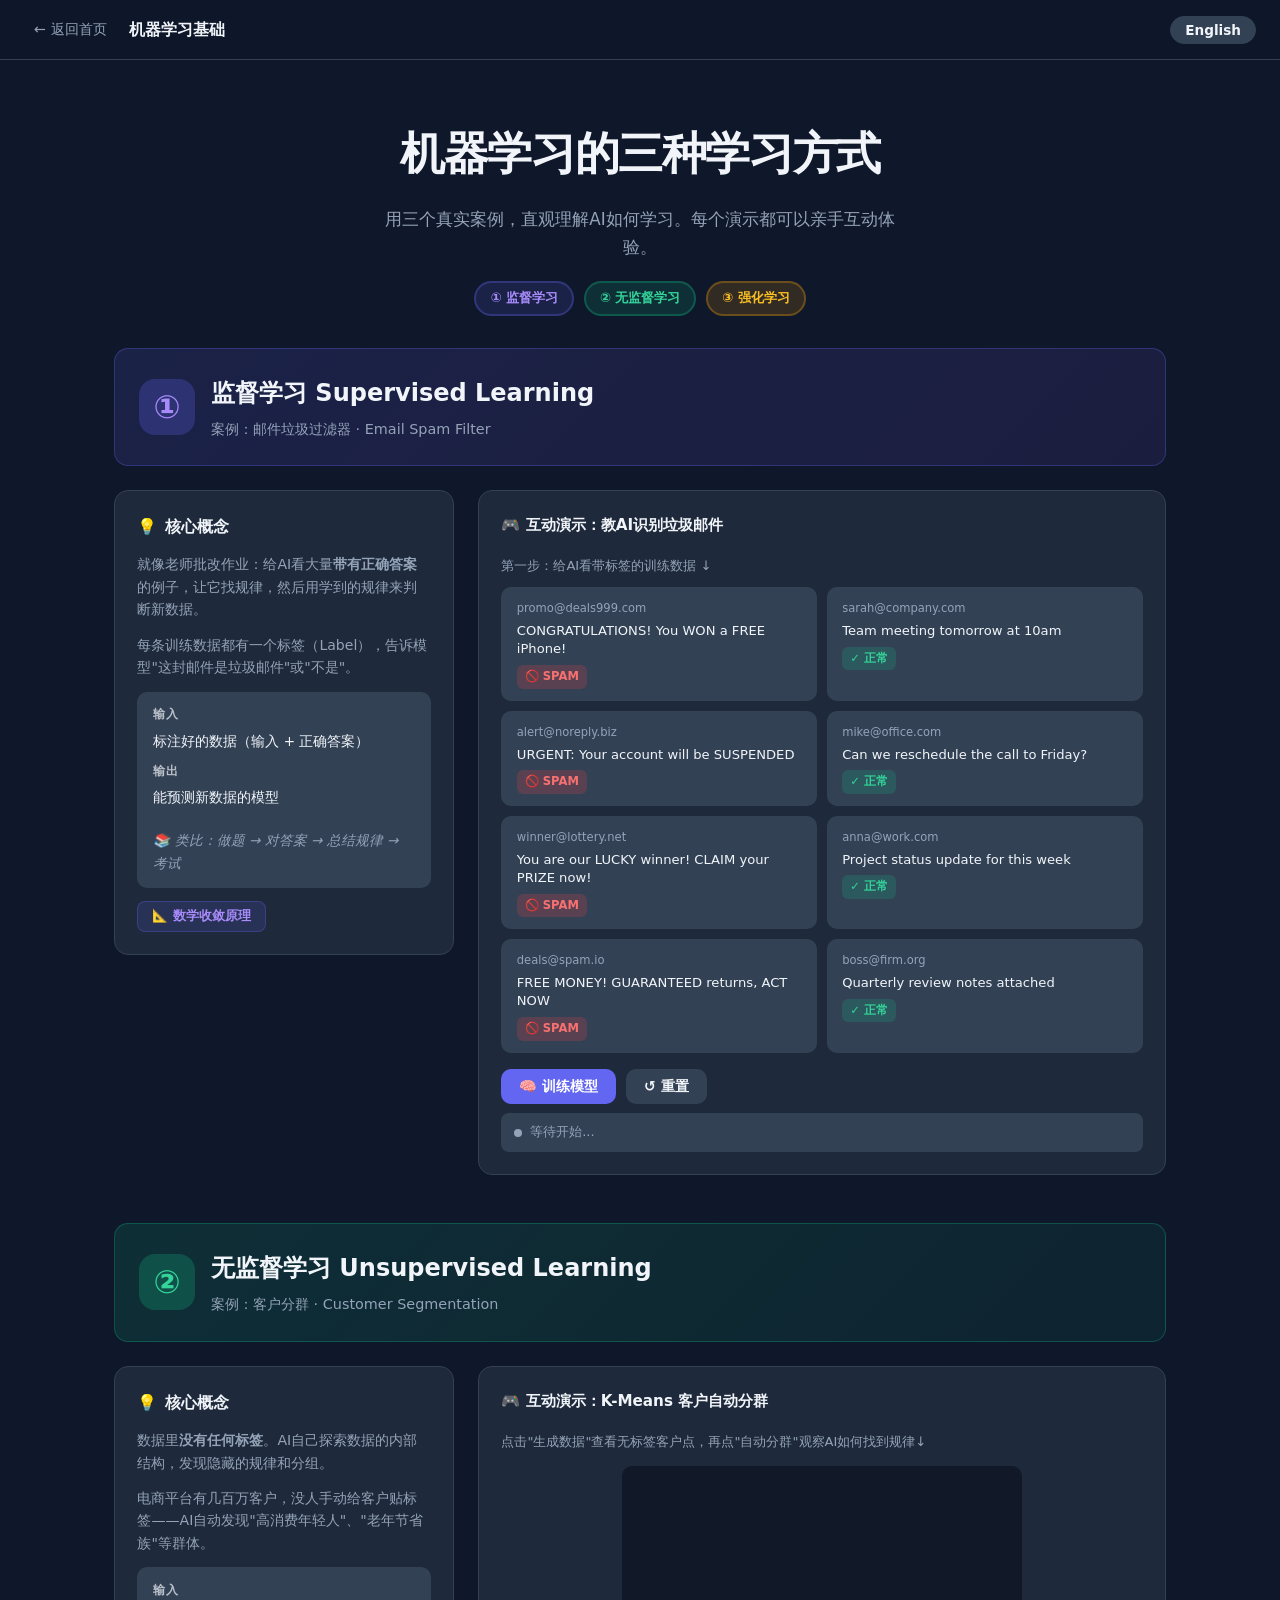
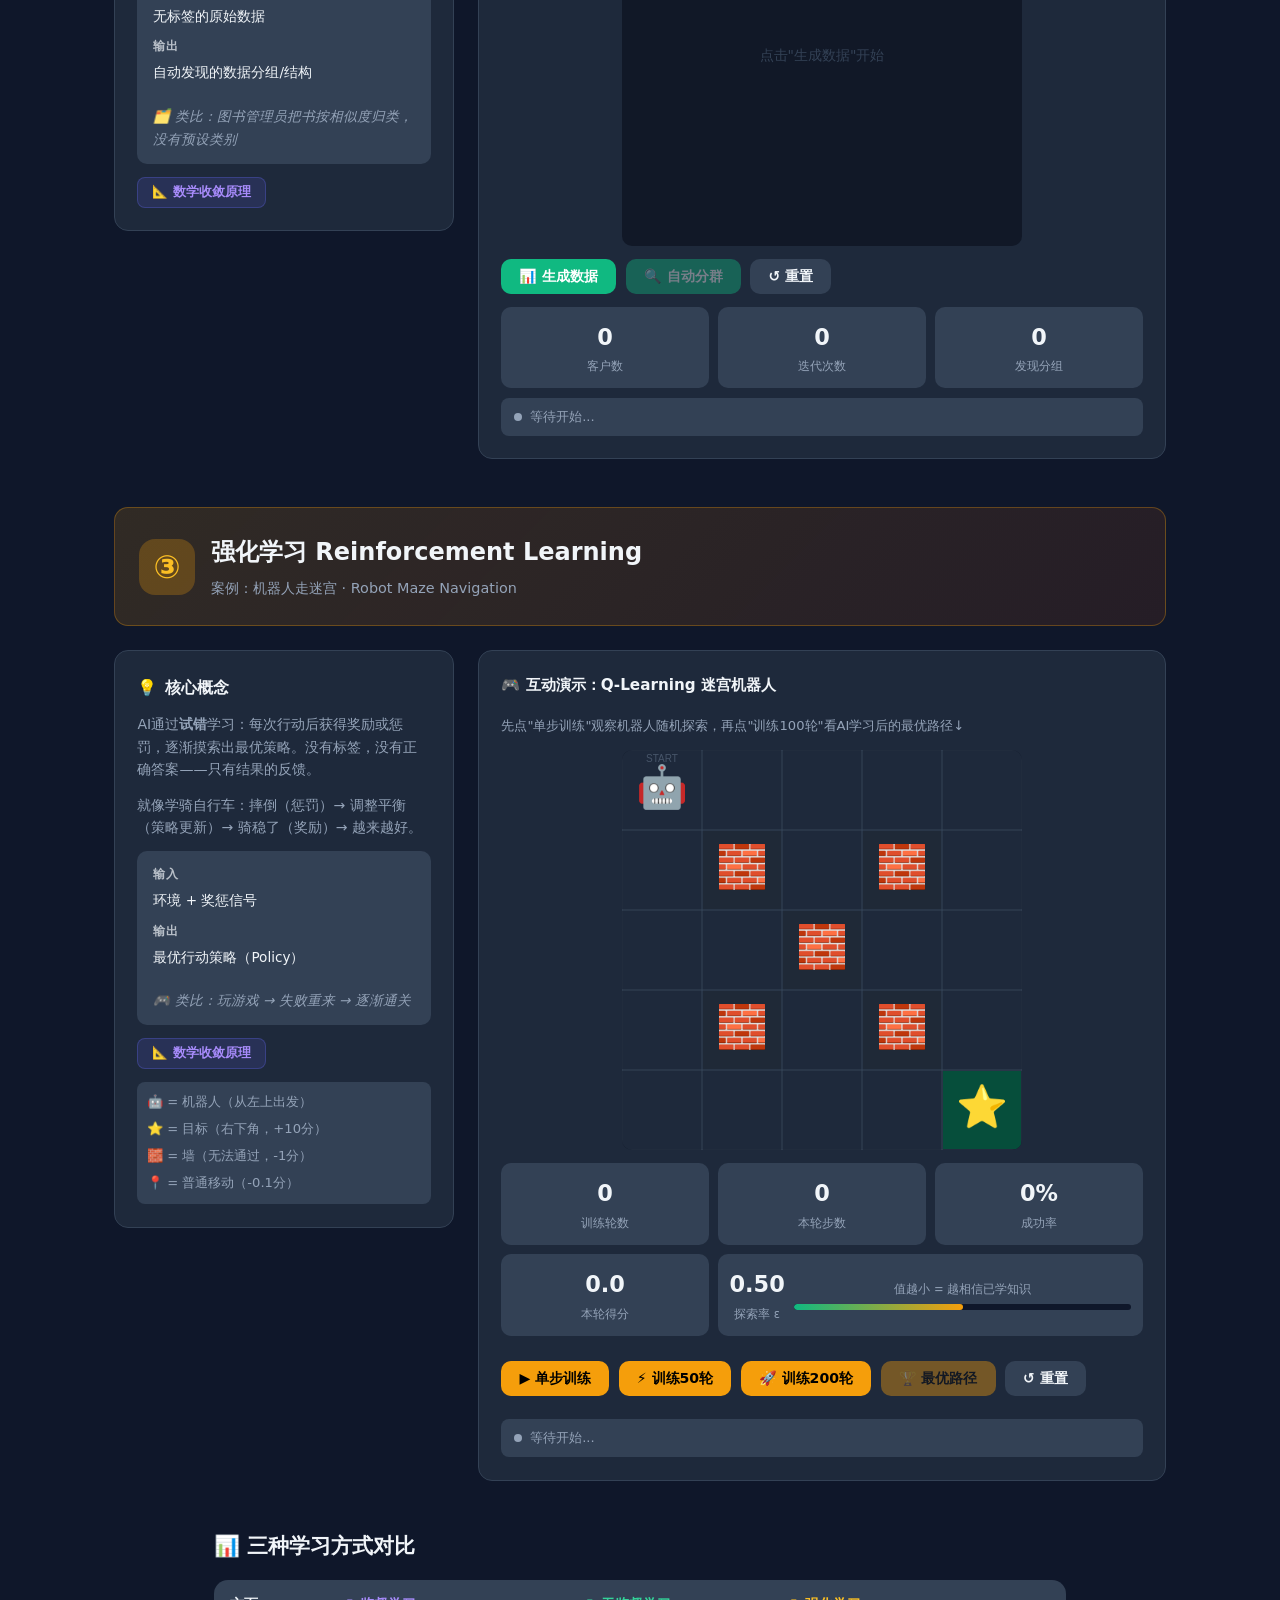
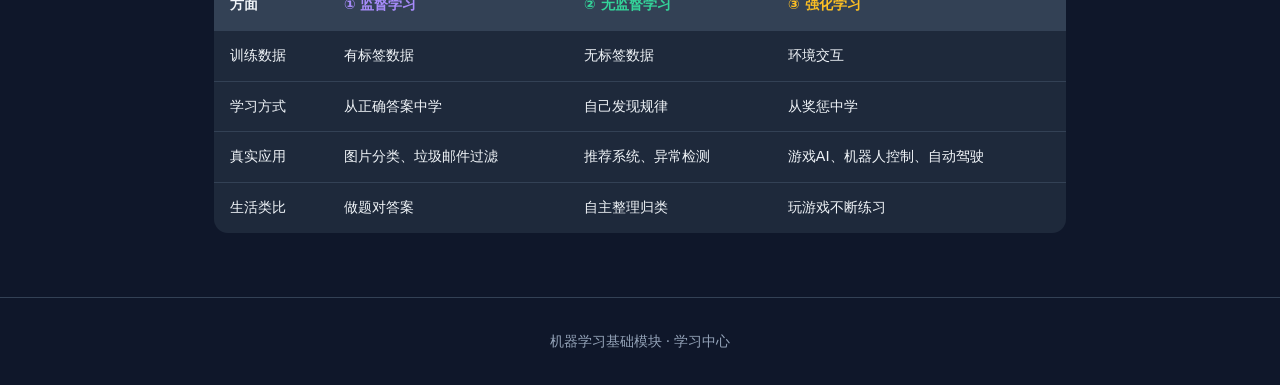
<file: modules/ml-basics/index.html>
<!DOCTYPE html>
<html lang="zh-CN">
<head>
<meta charset="UTF-8">
<meta name="viewport" content="width=device-width, initial-scale=1.0">
<title>机器学习三大类型 · ML Basics</title>
<link rel="stylesheet" href="../../vendor/katex/katex.min.css">
<script defer src="../../vendor/katex/katex.min.js"></script>
<style>
:root {
  --bg: #0f172a; --bg-card: #1e293b; --bg-el: #334155;
  --text: #f1f5f9; --muted: #94a3b8; --border: #334155;
  --primary: #6366f1; --success: #10b981; --warning: #f59e0b; --danger: #ef4444;
  --c-sup: #6366f1; --c-unsup: #10b981; --c-rl: #f59e0b;
  --font: 'Segoe UI','PingFang SC','Microsoft YaHei',system-ui,sans-serif;
  --r: 14px; --trans: 0.2s ease;
}
*{box-sizing:border-box;margin:0;padding:0;}
html{scroll-behavior:smooth;}
body{font-family:var(--font);background:var(--bg);color:var(--text);line-height:1.7;font-size:16px;}

/* NAV */
nav{
  position:sticky;top:0;z-index:100;
  background:rgba(15,23,42,.93);backdrop-filter:blur(12px);
  border-bottom:1px solid var(--border);
  padding:0 1.5rem;height:60px;
  display:flex;align-items:center;justify-content:space-between;
}
.nav-left{display:flex;align-items:center;gap:12px;}
.back-btn{color:var(--muted);text-decoration:none;font-size:.9rem;padding:5px 10px;border-radius:8px;transition:var(--trans);}
.back-btn:hover{color:var(--text);background:var(--bg-el);}
.nav-title{font-size:1rem;font-weight:700;color:var(--text);}
.lang-btn{
  background:var(--bg-el);border:1px solid var(--border);color:var(--text);
  padding:5px 14px;border-radius:20px;font-size:.85rem;font-weight:600;
  cursor:pointer;transition:var(--trans);font-family:var(--font);
}
.lang-btn:hover{background:var(--primary);border-color:var(--primary);}

/* HERO */
.hero{padding:3.5rem 2rem 2rem;text-align:center;max-width:750px;margin:0 auto;}
.hero h1{font-size:clamp(1.8rem,4vw,2.8rem);font-weight:800;letter-spacing:-.03em;margin-bottom:.8rem;}
.hero p{font-size:1.05rem;color:var(--muted);max-width:520px;margin:0 auto;}
.hero-chips{display:flex;justify-content:center;gap:.6rem;margin-top:1.2rem;flex-wrap:wrap;}
.chip{
  padding:4px 14px;border-radius:20px;font-size:.82rem;font-weight:600;cursor:pointer;
  border:2px solid transparent;transition:var(--trans);text-decoration:none;
}
.chip-sup{background:rgba(99,102,241,.15);color:#a78bfa;border-color:rgba(99,102,241,.3);}
.chip-unsup{background:rgba(16,185,129,.15);color:#34d399;border-color:rgba(16,185,129,.3);}
.chip-rl{background:rgba(245,158,11,.15);color:#fbbf24;border-color:rgba(245,158,11,.3);}
.chip:hover{transform:translateY(-2px);filter:brightness(1.15);}

/* SECTION COMMON */
.ml-section{
  max-width:1100px;margin:0 auto 3rem;padding:0 1.5rem;
}
.section-header{
  display:flex;align-items:center;gap:1rem;margin-bottom:1.5rem;
  padding:1.5rem;border-radius:var(--r);
}
.section-header.sup{background:linear-gradient(135deg,rgba(99,102,241,.15),rgba(139,92,246,.1));border:1px solid rgba(99,102,241,.3);}
.section-header.unsup{background:linear-gradient(135deg,rgba(16,185,129,.15),rgba(5,150,105,.1));border:1px solid rgba(16,185,129,.3);}
.section-header.rl{background:linear-gradient(135deg,rgba(245,158,11,.15),rgba(234,88,12,.1));border:1px solid rgba(245,158,11,.3);}
.section-num{
  font-size:2rem;font-weight:900;
  width:56px;height:56px;border-radius:16px;
  display:flex;align-items:center;justify-content:center;flex-shrink:0;
}
.section-num.sup{background:rgba(99,102,241,.25);color:#a78bfa;}
.section-num.unsup{background:rgba(16,185,129,.25);color:#34d399;}
.section-num.rl{background:rgba(245,158,11,.25);color:#fbbf24;}
.section-header-text h2{font-size:1.5rem;font-weight:800;margin-bottom:.2rem;}
.section-header-text .sub{color:var(--muted);font-size:.9rem;}

.demo-layout{
  display:grid;grid-template-columns:340px 1fr;gap:1.5rem;align-items:start;
}
@media(max-width:800px){.demo-layout{grid-template-columns:1fr;}}

/* EXPLANATION CARD */
.explain-card{
  background:var(--bg-card);border:1px solid var(--border);border-radius:var(--r);
  padding:1.4rem;position:sticky;top:76px;
}
.explain-card h3{font-size:1rem;font-weight:700;margin-bottom:.8rem;display:flex;align-items:center;gap:.5rem;}
.explain-card p{font-size:.88rem;color:var(--muted);margin-bottom:.8rem;line-height:1.6;}
.key-point{
  background:var(--bg-el);border-radius:10px;padding:.8rem 1rem;
  font-size:.85rem;margin-top:.5rem;
}
.key-point .label{font-weight:700;font-size:.75rem;letter-spacing:.05em;text-transform:uppercase;opacity:.7;margin-bottom:.3rem;}
.analogy{font-style:italic;color:var(--muted);font-size:.85rem;margin-top:.6rem;padding-top:.6rem;border-top:1px solid var(--border);}

/* DEMO CARD */
.demo-card{
  background:var(--bg-card);border:1px solid var(--border);border-radius:var(--r);
  padding:1.4rem;
}
.demo-card h3{font-size:.95rem;font-weight:700;margin-bottom:1rem;}

/* BUTTONS */
.btn{
  padding:8px 18px;border-radius:10px;font-size:.88rem;font-weight:600;
  cursor:pointer;border:none;transition:var(--trans);font-family:var(--font);
  display:inline-flex;align-items:center;gap:6px;
}
.btn:disabled{opacity:.4;cursor:not-allowed;}
.btn-sup{background:#6366f1;color:#fff;} .btn-sup:hover:not(:disabled){background:#4f46e5;}
.btn-unsup{background:#10b981;color:#fff;} .btn-unsup:hover:not(:disabled){background:#059669;}
.btn-rl{background:#f59e0b;color:#000;} .btn-rl:hover:not(:disabled){background:#d97706;}
.btn-ghost{background:var(--bg-el);color:var(--text);} .btn-ghost:hover{background:var(--border);}
.btn-row{display:flex;gap:.6rem;flex-wrap:wrap;margin-top:.8rem;}

/* STATUS BAR */
.status-bar{
  font-size:.82rem;color:var(--muted);padding:.5rem .8rem;
  background:var(--bg-el);border-radius:8px;margin-top:.6rem;
  min-height:2rem;display:flex;align-items:center;gap:.5rem;
}
.status-dot{width:8px;height:8px;border-radius:50%;background:var(--muted);flex-shrink:0;}
.status-dot.active{background:#10b981;box-shadow:0 0 0 3px rgba(16,185,129,.2);}

/* ===== SUPERVISED LEARNING DEMO ===== */
.emails-grid{display:grid;grid-template-columns:1fr 1fr;gap:.6rem;margin-bottom:1rem;}
@media(max-width:600px){.emails-grid{grid-template-columns:1fr;}}
.email-card{
  background:var(--bg-el);border-radius:10px;padding:.7rem .9rem;
  border:1px solid transparent;transition:var(--trans);
}
.email-card .email-from{font-size:.72rem;color:var(--muted);margin-bottom:.2rem;}
.email-card .email-subj{font-size:.82rem;font-weight:500;line-height:1.4;}
.email-card .email-label{
  display:inline-block;margin-top:.4rem;padding:2px 8px;border-radius:6px;font-size:.72rem;font-weight:700;
}
.label-spam{background:rgba(239,68,68,.2);color:#f87171;}
.label-ham{background:rgba(16,185,129,.2);color:#34d399;}
.spam-kw{background:rgba(239,68,68,.25);color:#fca5a5;border-radius:3px;padding:0 2px;font-weight:700;}

.rules-box{
  background:rgba(99,102,241,.1);border:1px solid rgba(99,102,241,.3);
  border-radius:10px;padding:.9rem 1rem;margin:.8rem 0;
  display:none;
}
.rules-box.visible{display:block;}
.rules-box .rules-title{font-size:.8rem;font-weight:700;color:#a78bfa;margin-bottom:.5rem;letter-spacing:.05em;text-transform:uppercase;}
.rule-tags{display:flex;flex-wrap:wrap;gap:.35rem;}
.rule-tag{background:rgba(239,68,68,.2);color:#f87171;padding:2px 8px;border-radius:6px;font-size:.78rem;font-weight:700;}

.test-section{margin-top:1rem;}
.test-section h4{font-size:.85rem;font-weight:700;margin-bottom:.7rem;color:var(--muted);}
.test-email{
  background:var(--bg-el);border-radius:10px;padding:.8rem 1rem;
  margin-bottom:.6rem;border:2px solid transparent;transition:var(--trans);
}
.test-email.predicted-spam{border-color:rgba(239,68,68,.5);}
.test-email.predicted-ham{border-color:rgba(16,185,129,.5);}
.test-email .test-subj{font-size:.85rem;margin-bottom:.5rem;}
.confidence-bar{
  height:6px;background:var(--bg);border-radius:3px;margin-top:.4rem;overflow:hidden;
}
.confidence-fill{height:100%;border-radius:3px;transition:width .5s ease;width:0;}
.conf-spam{background:#ef4444;}
.conf-ham{background:#10b981;}
.test-result{font-size:.78rem;font-weight:700;margin-top:.4rem;}

/* ===== UNSUPERVISED / KMEANS ===== */
.canvas-wrap{position:relative;display:flex;justify-content:center;}
canvas{border-radius:10px;background:#111827;display:block;}
.canvas-legend{display:flex;gap:1rem;margin-top:.6rem;flex-wrap:wrap;}
.legend-item{display:flex;align-items:center;gap:.4rem;font-size:.8rem;color:var(--muted);}
.legend-dot{width:12px;height:12px;border-radius:50%;flex-shrink:0;}
.kmeans-stats{
  display:grid;grid-template-columns:1fr 1fr 1fr;gap:.6rem;margin-top:.8rem;
}
.stat-box{
  background:var(--bg-el);border-radius:10px;padding:.7rem;text-align:center;
}
.stat-val{font-size:1.4rem;font-weight:800;color:var(--text);}
.stat-lbl{font-size:.72rem;color:var(--muted);margin-top:.1rem;}

/* ===== RL / Q-LEARNING ===== */
.rl-layout{display:flex;flex-direction:column;gap:.8rem;}
.rl-stats{display:grid;grid-template-columns:repeat(3,1fr);gap:.6rem;}
.rl-legend{
  display:flex;gap:.8rem;font-size:.78rem;color:var(--muted);flex-wrap:wrap;
  padding:.6rem;background:var(--bg-el);border-radius:8px;
}
.rl-legend span{display:flex;align-items:center;gap:.3rem;}

/* SUMMARY TABLE */
.summary-section{max-width:900px;margin:0 auto 4rem;padding:0 1.5rem;}
.summary-title{font-size:1.3rem;font-weight:700;margin-bottom:1rem;}
.compare-table{width:100%;border-collapse:separate;border-spacing:0;border-radius:var(--r);overflow:hidden;font-size:.88rem;}
.compare-table th{background:var(--bg-el);padding:.8rem 1rem;text-align:left;font-weight:700;border-bottom:2px solid var(--border);}
.compare-table td{padding:.8rem 1rem;border-bottom:1px solid var(--border);background:var(--bg-card);}
.compare-table tr:last-child td{border-bottom:none;}
.compare-table .col-sup{color:#a78bfa;}
.compare-table .col-unsup{color:#34d399;}
.compare-table .col-rl{color:#fbbf24;}

footer{text-align:center;padding:2rem;color:var(--muted);font-size:.85rem;border-top:1px solid var(--border);}

/* ===== MATH MODAL ===== */
.m-overlay{
  display:none;position:fixed;inset:0;background:rgba(0,0,0,.8);z-index:500;
  overflow-y:auto;padding:1.5rem 1rem;
}
.m-overlay.open{display:flex;align-items:flex-start;justify-content:center;}
.m-box{
  background:#1e293b;border:1px solid #334155;border-radius:20px;
  width:100%;max-width:820px;position:relative;
}
.m-head{
  padding:1.2rem 1.5rem;border-bottom:1px solid #334155;
  display:flex;justify-content:space-between;align-items:center;
  position:sticky;top:0;background:#1e293b;border-radius:20px 20px 0 0;z-index:1;
}
.m-head h2{font-size:1.1rem;font-weight:800;}
.m-close{
  background:#334155;border:none;color:#94a3b8;
  width:30px;height:30px;border-radius:8px;cursor:pointer;
  font-size:1rem;display:flex;align-items:center;justify-content:center;transition:.2s;
}
.m-close:hover{background:#475569;color:#f1f5f9;}
.m-body{padding:1.5rem;max-height:82vh;overflow-y:auto;}
.m-body::-webkit-scrollbar{width:6px;}
.m-body::-webkit-scrollbar-thumb{background:#334155;border-radius:3px;}

.ms{margin-bottom:1.8rem;}
.ms h3{font-size:.95rem;font-weight:700;margin-bottom:.7rem;display:flex;align-items:center;gap:.5rem;}
.ms p{font-size:.86rem;color:#94a3b8;line-height:1.75;margin-bottom:.5rem;}
.ms strong{color:#e2e8f0;}

.mf{
  background:#0f172a;border:1px solid #1e293b;
  border-left:3px solid #6366f1;border-radius:0 8px 8px 0;
  padding:.8rem 1.1rem;
  font-family:'Cascadia Code','Consolas','Monaco',monospace;
  font-size:.82rem;line-height:2;margin:.6rem 0;
  white-space:pre-wrap;overflow-x:auto;
}
.mf .katex-display{margin:.4rem 0;}
.mf .katex{font-size:1em;color:#e2e8f0;}
.mf.g{border-left-color:#10b981;}
.mf.y{border-left-color:#f59e0b;}
.mf.r{border-left-color:#ef4444;}
.kw{color:#a78bfa;font-weight:bold;}
.vl{color:#f59e0b;}
.cm{color:#475569;}
.ok{color:#34d399;}
.bad{color:#f87171;}

.mbox{border-radius:10px;padding:.7rem 1rem;margin:.6rem 0;font-size:.84rem;line-height:1.65;}
.mbox.warn{background:rgba(239,68,68,.1);border:1px solid rgba(239,68,68,.3);color:#fca5a5;}
.mbox.good{background:rgba(16,185,129,.1);border:1px solid rgba(16,185,129,.3);color:#6ee7b7;}
.mbox.info{background:rgba(99,102,241,.1);border:1px solid rgba(99,102,241,.3);color:#c4b5fd;}
.mbox strong{color:inherit;font-weight:700;}

.btn-math{
  display:inline-flex;align-items:center;gap:6px;
  margin-top:.8rem;padding:6px 14px;border-radius:8px;
  font-size:.8rem;font-weight:600;cursor:pointer;border:none;
  background:rgba(99,102,241,.15);color:#a78bfa;
  border:1px solid rgba(99,102,241,.3);
  font-family:var(--font);transition:.2s;
}
.btn-math:hover{background:rgba(99,102,241,.3);}
</style>
</head>
<body>

<!-- NAV -->
<nav>
  <div class="nav-left">
    <a class="back-btn" href="../../index.html">← <span data-i18n="nav.back">返回首页</span></a>
    <span class="nav-title" data-i18n="nav.module">机器学习基础</span>
  </div>
  <button class="lang-btn" onclick="toggleLang()" data-i18n="nav.lang">English</button>
</nav>

<!-- HERO -->
<section class="hero">
  <h1 data-i18n="hero.title">机器学习的三种学习方式</h1>
  <p data-i18n="hero.desc">用三个真实案例，直观理解AI如何学习。每个演示都可以亲手互动体验。</p>
  <div class="hero-chips">
    <a class="chip chip-sup" href="#supervised" data-i18n="chip.sup">① 监督学习</a>
    <a class="chip chip-unsup" href="#unsupervised" data-i18n="chip.unsup">② 无监督学习</a>
    <a class="chip chip-rl" href="#rl" data-i18n="chip.rl">③ 强化学习</a>
  </div>
</section>

<!-- ==================== SECTION 1: SUPERVISED ==================== -->
<section class="ml-section" id="supervised">
  <div class="section-header sup">
    <div class="section-num sup">①</div>
    <div class="section-header-text">
      <h2 data-i18n="sup.title">监督学习 Supervised Learning</h2>
      <div class="sub" data-i18n="sup.sub">案例：邮件垃圾过滤器 · Email Spam Filter</div>
    </div>
  </div>

  <div class="demo-layout">
    <!-- Explanation -->
    <div class="explain-card">
      <h3>💡 <span data-i18n="exp.concept">核心概念</span></h3>
      <p data-i18n="sup.exp1">就像老师批改作业：给AI看大量<strong>带有正确答案</strong>的例子，让它找规律，然后用学到的规律来判断新数据。</p>
      <p data-i18n="sup.exp2">每条训练数据都有一个标签（Label），告诉模型"这封邮件是垃圾邮件"或"不是"。</p>
      <div class="key-point">
        <div class="label" data-i18n="kp.input">输入</div>
        <div data-i18n="sup.input">标注好的数据（输入 + 正确答案）</div>
        <div class="label" style="margin-top:.5rem;" data-i18n="kp.output">输出</div>
        <div data-i18n="sup.output">能预测新数据的模型</div>
        <div class="analogy" data-i18n="sup.analogy">📚 类比：做题 → 对答案 → 总结规律 → 考试</div>
      </div>
      <button class="btn-math" onclick="openMath('sup')" data-i18n="btn.math">📐 数学收敛原理</button>
    </div>

    <!-- Demo -->
    <div class="demo-card">
      <h3 data-i18n="sup.demo.title">🎮 互动演示：教AI识别垃圾邮件</h3>

      <!-- Training data -->
      <div style="font-size:.82rem;color:var(--muted);margin-bottom:.6rem;" data-i18n="sup.step1">第一步：给AI看带标签的训练数据 ↓</div>
      <div class="emails-grid" id="training-emails">
        <!-- populated by JS -->
      </div>

      <div class="btn-row">
        <button class="btn btn-sup" onclick="trainSpamModel()" id="train-btn" data-i18n="btn.train">🧠 训练模型</button>
        <button class="btn btn-ghost" onclick="resetSpam()" data-i18n="btn.reset">↺ 重置</button>
      </div>

      <!-- Learned rules -->
      <div class="rules-box" id="rules-box">
        <div class="rules-title" data-i18n="sup.learned">模型学到的垃圾词规律</div>
        <div class="rule-tags" id="rule-tags"></div>
      </div>

      <!-- Test emails -->
      <div class="test-section" id="test-section" style="display:none;">
        <h4 data-i18n="sup.step2">第二步：测试新邮件（模型未见过）</h4>
        <div id="test-emails"></div>
      </div>

      <div class="status-bar">
        <div class="status-dot" id="sup-dot"></div>
        <span id="sup-status" data-i18n="status.ready">等待训练...</span>
      </div>
    </div>
  </div>
</section>

<!-- ==================== SECTION 2: UNSUPERVISED ==================== -->
<section class="ml-section" id="unsupervised">
  <div class="section-header unsup">
    <div class="section-num unsup">②</div>
    <div class="section-header-text">
      <h2 data-i18n="unsup.title">无监督学习 Unsupervised Learning</h2>
      <div class="sub" data-i18n="unsup.sub">案例：客户分群 · Customer Segmentation</div>
    </div>
  </div>

  <div class="demo-layout">
    <div class="explain-card">
      <h3>💡 <span data-i18n="exp.concept">核心概念</span></h3>
      <p data-i18n="unsup.exp1">数据里<strong>没有任何标签</strong>。AI自己探索数据的内部结构，发现隐藏的规律和分组。</p>
      <p data-i18n="unsup.exp2">电商平台有几百万客户，没人手动给客户贴标签——AI自动发现"高消费年轻人"、"老年节省族"等群体。</p>
      <div class="key-point">
        <div class="label" data-i18n="kp.input">输入</div>
        <div data-i18n="unsup.input">无标签的原始数据</div>
        <div class="label" style="margin-top:.5rem;" data-i18n="kp.output">输出</div>
        <div data-i18n="unsup.output">自动发现的数据分组/结构</div>
        <div class="analogy" data-i18n="unsup.analogy">🗂️ 类比：图书管理员把书按相似度归类，没有预设类别</div>
      </div>
      <button class="btn-math" onclick="openMath('unsup')" data-i18n="btn.math">📐 数学收敛原理</button>
    </div>

    <div class="demo-card">
      <h3 data-i18n="unsup.demo.title">🎮 互动演示：K-Means 客户自动分群</h3>
      <div style="font-size:.82rem;color:var(--muted);margin-bottom:.8rem;" data-i18n="unsup.hint">
        点击"生成数据"查看无标签客户点，再点"自动分群"观察AI如何找到规律↓
      </div>

      <div class="canvas-wrap">
        <canvas id="kmeans-canvas" width="400" height="380"></canvas>
      </div>

      <div class="canvas-legend" id="kmeans-legend" style="display:none;">
        <div class="legend-item"><div class="legend-dot" style="background:#6366f1;"></div><span data-i18n="cluster.a">群组A</span></div>
        <div class="legend-item"><div class="legend-dot" style="background:#10b981;"></div><span data-i18n="cluster.b">群组B</span></div>
        <div class="legend-item"><div class="legend-dot" style="background:#f59e0b;"></div><span data-i18n="cluster.c">群组C</span></div>
        <div class="legend-item"><div class="legend-dot" style="background:#fff;border:2px solid #666;"></div><span data-i18n="cluster.center">群中心</span></div>
      </div>

      <div class="btn-row">
        <button class="btn btn-unsup" onclick="kmGenerate()" data-i18n="btn.generate">📊 生成数据</button>
        <button class="btn btn-unsup" onclick="kmRun()" id="km-run-btn" disabled data-i18n="btn.cluster">🔍 自动分群</button>
        <button class="btn btn-ghost" onclick="kmReset()" data-i18n="btn.reset">↺ 重置</button>
      </div>

      <div class="kmeans-stats">
        <div class="stat-box"><div class="stat-val" id="km-points">0</div><div class="stat-lbl" data-i18n="stat.points">客户数</div></div>
        <div class="stat-box"><div class="stat-val" id="km-iter">0</div><div class="stat-lbl" data-i18n="stat.iter">迭代次数</div></div>
        <div class="stat-box"><div class="stat-val" id="km-groups">0</div><div class="stat-lbl" data-i18n="stat.groups">发现分组</div></div>
      </div>

      <div class="status-bar">
        <div class="status-dot" id="km-dot"></div>
        <span id="km-status" data-i18n="status.ready">等待开始...</span>
      </div>
    </div>
  </div>
</section>

<!-- ==================== SECTION 3: REINFORCEMENT ==================== -->
<section class="ml-section" id="rl">
  <div class="section-header rl">
    <div class="section-num rl">③</div>
    <div class="section-header-text">
      <h2 data-i18n="rl.title">强化学习 Reinforcement Learning</h2>
      <div class="sub" data-i18n="rl.sub">案例：机器人走迷宫 · Robot Maze Navigation</div>
    </div>
  </div>

  <div class="demo-layout">
    <div class="explain-card">
      <h3>💡 <span data-i18n="exp.concept">核心概念</span></h3>
      <p data-i18n="rl.exp1">AI通过<strong>试错</strong>学习：每次行动后获得奖励或惩罚，逐渐摸索出最优策略。没有标签，没有正确答案——只有结果的反馈。</p>
      <p data-i18n="rl.exp2">就像学骑自行车：摔倒（惩罚）→ 调整平衡（策略更新）→ 骑稳了（奖励）→ 越来越好。</p>
      <div class="key-point">
        <div class="label" data-i18n="kp.input">输入</div>
        <div data-i18n="rl.input">环境 + 奖惩信号</div>
        <div class="label" style="margin-top:.5rem;" data-i18n="kp.output">输出</div>
        <div data-i18n="rl.output">最优行动策略（Policy）</div>
        <div class="analogy" data-i18n="rl.analogy">🎮 类比：玩游戏 → 失败重来 → 逐渐通关</div>
      </div>
      <button class="btn-math" onclick="openMath('rl')" data-i18n="btn.math">📐 数学收敛原理</button>
      <div style="margin-top:.8rem;font-size:.82rem;color:var(--muted);padding:.6rem;background:var(--bg-el);border-radius:8px;">
        <div style="margin-bottom:.3rem;">🤖 = <span data-i18n="rl.legend.robot">机器人（从左上出发）</span></div>
        <div style="margin-bottom:.3rem;">⭐ = <span data-i18n="rl.legend.goal">目标（右下角，+10分）</span></div>
        <div style="margin-bottom:.3rem;">🧱 = <span data-i18n="rl.legend.wall">墙（无法通过，-1分）</span></div>
        <div>📍 = <span data-i18n="rl.legend.step">普通移动（-0.1分）</span></div>
      </div>
    </div>

    <div class="demo-card">
      <h3 data-i18n="rl.demo.title">🎮 互动演示：Q-Learning 迷宫机器人</h3>
      <div style="font-size:.82rem;color:var(--muted);margin-bottom:.8rem;" data-i18n="rl.hint">
        先点"单步训练"观察机器人随机探索，再点"训练100轮"看AI学习后的最优路径↓
      </div>

      <div class="rl-layout">
        <div class="canvas-wrap">
          <canvas id="rl-canvas" width="400" height="400"></canvas>
        </div>

        <div class="rl-stats">
          <div class="stat-box"><div class="stat-val" id="rl-ep">0</div><div class="stat-lbl" data-i18n="stat.episodes">训练轮数</div></div>
          <div class="stat-box"><div class="stat-val" id="rl-steps">0</div><div class="stat-lbl" data-i18n="stat.steps">本轮步数</div></div>
          <div class="stat-box"><div class="stat-val" id="rl-success">0%</div><div class="stat-lbl" data-i18n="stat.success">成功率</div></div>
          <div class="stat-box"><div class="stat-val" id="rl-reward">0.0</div><div class="stat-lbl" data-i18n="stat.reward">本轮得分</div></div>
          <div class="stat-box" style="grid-column:span 2;">
            <div style="display:flex;align-items:center;gap:.6rem;">
              <div>
                <div class="stat-val" id="rl-eps">0.50</div>
                <div class="stat-lbl" data-i18n="stat.epsilon">探索率 ε</div>
              </div>
              <div style="flex:1;">
                <div style="font-size:.72rem;color:var(--muted);margin-bottom:.3rem;" data-i18n="stat.eps.desc">值越小 = 越相信已学知识</div>
                <div style="height:6px;background:var(--bg);border-radius:3px;overflow:hidden;">
                  <div id="rl-eps-bar" style="height:100%;background:linear-gradient(90deg,#10b981,#f59e0b);border-radius:3px;width:50%;transition:width .4s ease;"></div>
                </div>
              </div>
            </div>
          </div>
        </div>

        <div class="btn-row">
          <button class="btn btn-rl" onclick="rlStep()" data-i18n="btn.rlstep">▶ 单步训练</button>
          <button class="btn btn-rl" onclick="rlTrain(50)" data-i18n="btn.rltrain50">⚡ 训练50轮</button>
          <button class="btn btn-rl" onclick="rlTrain(200)" data-i18n="btn.rltrain200">🚀 训练200轮</button>
          <button class="btn btn-rl" onclick="rlShowBest()" id="rl-best-btn" disabled data-i18n="btn.rlbest">🏆 最优路径</button>
          <button class="btn btn-ghost" onclick="rlReset()" data-i18n="btn.reset">↺ 重置</button>
        </div>

        <div class="status-bar">
          <div class="status-dot" id="rl-dot"></div>
          <span id="rl-status" data-i18n="status.ready">等待训练...</span>
        </div>
      </div>
    </div>
  </div>
</section>

<!-- SUMMARY TABLE -->
<section class="summary-section">
  <h2 class="summary-title" data-i18n="summary.title">📊 三种学习方式对比</h2>
  <table class="compare-table">
    <thead>
      <tr>
        <th data-i18n="tbl.aspect">方面</th>
        <th class="col-sup" data-i18n="tbl.sup">① 监督学习</th>
        <th class="col-unsup" data-i18n="tbl.unsup">② 无监督学习</th>
        <th class="col-rl" data-i18n="tbl.rl">③ 强化学习</th>
      </tr>
    </thead>
    <tbody>
      <tr>
        <td data-i18n="tbl.data">训练数据</td>
        <td data-i18n="tbl.sup.data">有标签数据</td>
        <td data-i18n="tbl.unsup.data">无标签数据</td>
        <td data-i18n="tbl.rl.data">环境交互</td>
      </tr>
      <tr>
        <td data-i18n="tbl.learn">学习方式</td>
        <td data-i18n="tbl.sup.learn">从正确答案中学</td>
        <td data-i18n="tbl.unsup.learn">自己发现规律</td>
        <td data-i18n="tbl.rl.learn">从奖惩中学</td>
      </tr>
      <tr>
        <td data-i18n="tbl.example">真实应用</td>
        <td data-i18n="tbl.sup.ex">图片分类、翻译</td>
        <td data-i18n="tbl.unsup.ex">推荐系统、异常检测</td>
        <td data-i18n="tbl.rl.ex">游戏AI、机器人、自驾</td>
      </tr>
      <tr>
        <td data-i18n="tbl.analogy">生活类比</td>
        <td data-i18n="tbl.sup.ana">做题对答案</td>
        <td data-i18n="tbl.unsup.ana">自主整理归类</td>
        <td data-i18n="tbl.rl.ana">玩游戏不断练习</td>
      </tr>
    </tbody>
  </table>
</section>

<!-- MATH MODAL -->
<div id="math-modal" class="m-overlay" onclick="if(event.target===this)closeMath()">
  <div class="m-box">
    <div class="m-head">
      <h2 id="m-title">数学收敛原理</h2>
      <button class="m-close" onclick="closeMath()">✕</button>
    </div>
    <div class="m-body" id="m-body"></div>
  </div>
</div>

<footer>
  <p data-i18n="footer">机器学习基础模块 · 学习中心</p>
</footer>

<script>
// ============================================================
// KaTeX helpers — $..$ inline, $$..$$ display
// ============================================================
function tex(latex, display=false){
  if(typeof katex==='undefined') return latex;
  try { return katex.renderToString(latex,{throwOnError:false,displayMode:display}); }
  catch(e){ return latex; }
}
function mathify(s){
  if(!s) return '';
  return s
    .replace(/\$\$([\s\S]+?)\$\$/g, (_,m)=>tex(m,true))
    .replace(/\$([^$\n]+?)\$/g,     (_,m)=>tex(m,false));
}

// ============================================================
// LANGUAGE SYSTEM
// ============================================================
const T = {
  zh: {
    'nav.back':'返回首页','nav.module':'机器学习基础','nav.lang':'English',
    'hero.title':'机器学习的三种学习方式',
    'hero.desc':'用三个真实案例，直观理解AI如何学习。每个演示都可以亲手互动体验。',
    'chip.sup':'① 监督学习','chip.unsup':'② 无监督学习','chip.rl':'③ 强化学习',
    'sup.title':'监督学习 Supervised Learning',
    'sup.sub':'案例：邮件垃圾过滤器 · Email Spam Filter',
    'exp.concept':'核心概念',
    'sup.exp1':'就像老师批改作业：给AI看大量<strong>带有正确答案</strong>的例子，让它找规律，然后用学到的规律来判断新数据。',
    'sup.exp2':'每条训练数据都有一个标签（Label），告诉模型"这封邮件是垃圾邮件"或"不是"。',
    'kp.input':'输入','kp.output':'输出',
    'sup.input':'标注好的数据（输入 + 正确答案）',
    'sup.output':'能预测新数据的模型',
    'sup.analogy':'📚 类比：做题 → 对答案 → 总结规律 → 考试',
    'sup.demo.title':'🎮 互动演示：教AI识别垃圾邮件',
    'sup.step1':'第一步：给AI看带标签的训练数据 ↓',
    'sup.step2':'第二步：测试新邮件（模型未见过）',
    'sup.learned':'模型学到的垃圾词规律',
    'btn.train':'🧠 训练模型','btn.reset':'↺ 重置','btn.generate':'📊 生成数据',
    'btn.cluster':'🔍 自动分群','btn.rlstep':'▶ 单步训练',
    'btn.rltrain50':'⚡ 训练50轮','btn.rltrain200':'🚀 训练200轮',
    'btn.rlbest':'🏆 最优路径',
    'status.ready':'等待开始...','status.training':'训练中...','status.done':'训练完成！',
    'unsup.title':'无监督学习 Unsupervised Learning',
    'unsup.sub':'案例：客户分群 · Customer Segmentation',
    'unsup.exp1':'数据里<strong>没有任何标签</strong>。AI自己探索数据的内部结构，发现隐藏的规律和分组。',
    'unsup.exp2':'电商平台有几百万客户，没人手动给客户贴标签——AI自动发现"高消费年轻人"、"老年节省族"等群体。',
    'unsup.input':'无标签的原始数据','unsup.output':'自动发现的数据分组/结构',
    'unsup.analogy':'🗂️ 类比：图书管理员把书按相似度归类，没有预设类别',
    'unsup.demo.title':'🎮 互动演示：K-Means 客户自动分群',
    'unsup.hint':'点击"生成数据"查看无标签客户点，再点"自动分群"观察AI如何找到规律↓',
    'cluster.a':'群组A（年轻节省）','cluster.b':'群组B（中年均衡）','cluster.c':'群组C（高消费）',
    'cluster.center':'群中心',
    'stat.points':'客户数','stat.iter':'迭代次数','stat.groups':'发现分组',
    'rl.title':'强化学习 Reinforcement Learning',
    'rl.sub':'案例：机器人走迷宫 · Robot Maze Navigation',
    'rl.exp1':'AI通过<strong>试错</strong>学习：每次行动后获得奖励或惩罚，逐渐摸索出最优策略。没有标签，没有正确答案——只有结果的反馈。',
    'rl.exp2':'就像学骑自行车：摔倒（惩罚）→ 调整平衡（策略更新）→ 骑稳了（奖励）→ 越来越好。',
    'rl.input':'环境 + 奖惩信号','rl.output':'最优行动策略（Policy）',
    'rl.analogy':'🎮 类比：玩游戏 → 失败重来 → 逐渐通关',
    'rl.legend.robot':'机器人（从左上出发）','rl.legend.goal':'目标（右下角，+10分）',
    'rl.legend.wall':'墙（无法通过，-1分）','rl.legend.step':'普通移动（-0.1分）',
    'rl.demo.title':'🎮 互动演示：Q-Learning 迷宫机器人',
    'rl.hint':'先点"单步训练"观察机器人随机探索，再点"训练100轮"看AI学习后的最优路径↓',
    'stat.episodes':'训练轮数','stat.steps':'本轮步数','stat.reward':'本轮得分','stat.success':'成功率',
    'stat.epsilon':'探索率 ε','stat.eps.desc':'值越小 = 越相信已学知识',
    'summary.title':'📊 三种学习方式对比',
    'tbl.aspect':'方面','tbl.sup':'① 监督学习','tbl.unsup':'② 无监督学习','tbl.rl':'③ 强化学习',
    'tbl.data':'训练数据','tbl.learn':'学习方式','tbl.example':'真实应用','tbl.analogy':'生活类比',
    'tbl.sup.data':'有标签数据','tbl.unsup.data':'无标签数据','tbl.rl.data':'环境交互',
    'tbl.sup.learn':'从正确答案中学','tbl.unsup.learn':'自己发现规律','tbl.rl.learn':'从奖惩中学',
    'tbl.sup.ex':'图片分类、垃圾邮件过滤','tbl.unsup.ex':'推荐系统、异常检测','tbl.rl.ex':'游戏AI、机器人控制、自动驾驶',
    'tbl.sup.ana':'做题对答案','tbl.unsup.ana':'自主整理归类','tbl.rl.ana':'玩游戏不断练习',
    'btn.math':'📐 数学收敛原理',
    'footer':'机器学习基础模块 · 学习中心',
  },
  en: {
    'nav.back':'Home','nav.module':'ML Basics','nav.lang':'中文',
    'hero.title':'Three Ways Machines Learn',
    'hero.desc':'Understand AI learning through 3 real-world interactive examples. Touch and explore everything.',
    'chip.sup':'① Supervised','chip.unsup':'② Unsupervised','chip.rl':'③ Reinforcement',
    'sup.title':'Supervised Learning',
    'sup.sub':'Example: Email Spam Filter',
    'exp.concept':'Core Concept',
    'sup.exp1':'Like a teacher grading homework: show the AI many examples <strong>with correct answers</strong>, it finds patterns, then applies them to new data.',
    'sup.exp2':'Each training item has a Label — telling the model "this is spam" or "this is not spam".',
    'kp.input':'Input','kp.output':'Output',
    'sup.input':'Labeled data (input + correct answer)',
    'sup.output':'A model that predicts new data',
    'sup.analogy':'📚 Analogy: Study examples → check answers → find rules → take test',
    'sup.demo.title':'🎮 Demo: Teach AI to Filter Spam',
    'sup.step1':'Step 1: Show the AI labeled training emails ↓',
    'sup.step2':'Step 2: Test on new, unseen emails',
    'sup.learned':'Spam patterns the model learned',
    'btn.train':'🧠 Train Model','btn.reset':'↺ Reset','btn.generate':'📊 Generate Data',
    'btn.cluster':'🔍 Find Groups','btn.rlstep':'▶ 1 Episode',
    'btn.rltrain50':'⚡ Train 50x','btn.rltrain200':'🚀 Train 200x',
    'btn.rlbest':'🏆 Best Path',
    'status.ready':'Waiting to start...','status.training':'Training...','status.done':'Training complete!',
    'unsup.title':'Unsupervised Learning',
    'unsup.sub':'Example: Customer Segmentation',
    'unsup.exp1':'The data has <strong>no labels at all</strong>. The AI explores the raw data structure to discover hidden patterns and natural groups.',
    'unsup.exp2':'An e-commerce platform has millions of customers. Nobody labels them manually — AI auto-discovers "young high-spenders", "senior savers", etc.',
    'unsup.input':'Unlabeled raw data','unsup.output':'Automatically discovered groups/structure',
    'unsup.analogy':'🗂️ Analogy: A librarian groups books by similarity with no preset categories',
    'unsup.demo.title':'🎮 Demo: K-Means Customer Segmentation',
    'unsup.hint':'Click "Generate Data" to see unlabeled customer points, then "Find Groups" to watch AI discover patterns ↓',
    'cluster.a':'Group A (Young savers)','cluster.b':'Group B (Mid-range)','cluster.c':'Group C (High spenders)',
    'cluster.center':'Cluster center',
    'stat.points':'Customers','stat.iter':'Iterations','stat.groups':'Groups found',
    'rl.title':'Reinforcement Learning',
    'rl.sub':'Example: Robot Maze Navigation',
    'rl.exp1':'AI learns through <strong>trial and error</strong>: each action brings a reward or penalty, gradually discovering the best strategy. No labels, no correct answers — only outcome feedback.',
    'rl.exp2':'Like learning to ride a bike: fall (penalty) → adjust balance (strategy update) → stay upright (reward) → keep improving.',
    'rl.input':'Environment + reward signals','rl.output':'Optimal action policy',
    'rl.analogy':'🎮 Analogy: Play a game → fail → retry → eventually win',
    'rl.legend.robot':'Robot (starts top-left)','rl.legend.goal':'Goal (bottom-right, +10pts)',
    'rl.legend.wall':'Wall (blocked, -1pt)','rl.legend.step':'Normal step (-0.1pt)',
    'rl.demo.title':'🎮 Demo: Q-Learning Maze Robot',
    'rl.hint':'Click "1 Episode" to watch random exploration, then "Train 200x" to see the AI master the maze ↓',
    'stat.episodes':'Episodes','stat.steps':'Steps / ep.','stat.reward':'Last reward','stat.success':'Success rate',
    'stat.epsilon':'Explore ε','stat.eps.desc':'Lower = trusts learned knowledge more',
    'summary.title':'📊 Comparing the Three Approaches',
    'tbl.aspect':'Aspect','tbl.sup':'① Supervised','tbl.unsup':'② Unsupervised','tbl.rl':'③ Reinforcement',
    'tbl.data':'Training data','tbl.learn':'How it learns','tbl.example':'Real applications','tbl.analogy':'Life analogy',
    'tbl.sup.data':'Labeled data','tbl.unsup.data':'Unlabeled data','tbl.rl.data':'Environment interaction',
    'tbl.sup.learn':'From correct answers','tbl.unsup.learn':'Self-discover patterns','tbl.rl.learn':'From rewards & penalties',
    'tbl.sup.ex':'Image classification, spam filters','tbl.unsup.ex':'Recommendation, anomaly detection','tbl.rl.ex':'Game AI, robotics, self-driving',
    'tbl.sup.ana':'Study with answer key','tbl.unsup.ana':'Self-organize by similarity','tbl.rl.ana':'Practice a game until you win',
    'btn.math':'📐 Math Theory',
    'footer':'Machine Learning Basics · Learn Hub',
  }
};

let lang = localStorage.getItem('edu-lang') || 'zh';

function t(k) { return (T[lang]||{})[k] || k; }

function applyLang() {
  document.querySelectorAll('[data-i18n]').forEach(el => {
    const k = el.dataset.i18n;
    const v = t(k);
    if (!v) return;
    if (k.endsWith('.exp1') || k.endsWith('.exp2')) el.innerHTML = v;
    else el.textContent = v;
  });
  document.documentElement.lang = lang === 'zh' ? 'zh-CN' : 'en';
  renderTrainingEmails();
  renderTestEmails();
  if (kmPoints.length) kmDrawCanvas();
  rlDraw();
}

function toggleLang() {
  lang = lang === 'en' ? 'zh' : 'en';
  localStorage.setItem('edu-lang', lang);
  applyLang();
}

// ============================================================
// SUPERVISED LEARNING: EMAIL SPAM FILTER
// ============================================================
const SPAM_KW = ['FREE','WIN','WON','CLICK','URGENT','CLAIM','PRIZE','MONEY','LOTTERY','LUCKY','SUSPENDED','ACT NOW','GUARANTEED'];

const TRAIN_EMAILS = [
  { from:'promo@deals999.com', subj:'CONGRATULATIONS! You WON a FREE iPhone!', spam:true },
  { from:'sarah@company.com',  subj:'Team meeting tomorrow at 10am',            spam:false },
  { from:'alert@noreply.biz',  subj:'URGENT: Your account will be SUSPENDED',   spam:true },
  { from:'mike@office.com',    subj:'Can we reschedule the call to Friday?',     spam:false },
  { from:'winner@lottery.net', subj:'You are our LUCKY winner! CLAIM your PRIZE now!', spam:true },
  { from:'anna@work.com',      subj:'Project status update for this week',       spam:false },
  { from:'deals@spam.io',      subj:'FREE MONEY! GUARANTEED returns, ACT NOW',  spam:true },
  { from:'boss@firm.org',      subj:'Quarterly review notes attached',           spam:false },
];

const TEST_EMAILS = [
  { subj:'Act NOW! FREE gift waiting, CLICK to CLAIM!', expectSpam:true },
  { subj:'Lunch menu suggestion for next week',         expectSpam:false },
  { subj:'You WON the LOTTERY! Collect MONEY today',   expectSpam:true },
];

let spamTrained = false;
let spamClassified = {};

function detectSpam(text) {
  const up = text.toUpperCase();
  const found = SPAM_KW.filter(k => up.includes(k));
  return { spam: found.length >= 2, keywords: found, score: Math.min(100, found.length * 22) };
}

function highlightKw(text, kws) {
  let r = text;
  kws.forEach(k => {
    r = r.replace(new RegExp(k, 'gi'), m => `<mark class="spam-kw">${m}</mark>`);
  });
  return r;
}

function renderTrainingEmails() {
  const grid = document.getElementById('training-emails');
  if (!grid) return;
  grid.innerHTML = TRAIN_EMAILS.map(e => {
    const info = detectSpam(e.subj);
    const subjDisplay = spamTrained && e.spam ? highlightKw(e.subj, info.keywords) : e.subj;
    return `<div class="email-card">
      <div class="email-from">${e.from}</div>
      <div class="email-subj">${subjDisplay}</div>
      <span class="email-label ${e.spam ? 'label-spam' : 'label-ham'}">${e.spam ? '🚫 SPAM' : '✓ 正常'}</span>
    </div>`;
  }).join('');
}

function renderTestEmails() {
  const cont = document.getElementById('test-emails');
  if (!cont) return;
  cont.innerHTML = TEST_EMAILS.map((e, i) => {
    if (spamClassified[i]) {
      const info = detectSpam(e.subj);
      return `<div class="test-email ${info.spam?'predicted-spam':'predicted-ham'}" id="te${i}">
        ${buildTestResult(e, i)}
      </div>`;
    }
    const btnLabel = lang==='zh' ? '🔍 识别' : '🔍 Classify';
    return `<div class="test-email" id="te${i}">
      <div class="test-subj">${e.subj}</div>
      ${spamTrained ? `<button class="btn btn-sup" style="font-size:.82rem;padding:5px 14px;margin-top:.5rem;" onclick="classifyEmail(${i})">${btnLabel}</button>` : ''}
    </div>`;
  }).join('');
}

function buildTestResult(e, i) {
  const info = detectSpam(e.subj);
  const pct = info.spam ? info.score : 100 - info.score;
  const colorClass = info.spam ? 'conf-spam' : 'conf-ham';
  const label = info.spam ? '🚫 SPAM' : '✓ ' + (lang==='zh'?'正常邮件':'Ham');
  const correct = info.spam === e.expectSpam;
  return `<div class="test-subj" id="ts${i}">${highlightKw(e.subj, info.keywords)}</div>
    <div class="confidence-bar"><div class="confidence-fill ${colorClass}" style="width:${pct}%"></div></div>
    <div class="test-result" style="color:${info.spam?'#f87171':'#34d399'}">${label} &nbsp; ${correct?'✅':'❌'}</div>`;
}

function classifyEmail(i) {
  if (!spamTrained) return;
  spamClassified[i] = true;
  const e = TEST_EMAILS[i];
  const info = detectSpam(e.subj);
  const card = document.getElementById(`te${i}`);
  card.className = 'test-email ' + (info.spam ? 'predicted-spam' : 'predicted-ham');
  card.innerHTML = buildTestResult(e, i);
}

async function trainSpamModel() {
  const btn = document.getElementById('train-btn');
  btn.disabled = true;
  setStatus('sup', 'training', lang==='zh'?'正在学习训练数据...':'Learning from training data...');
  await sleep(400);

  for (let i = 0; i < 3; i++) {
    setStatus('sup', 'training', lang==='zh'?`分析第 ${i*3+1}-${i*3+3} 封邮件...`:`Analyzing emails ${i*3+1}-${i*3+3}...`);
    await sleep(450);
  }

  spamTrained = true;
  renderTrainingEmails();

  const box = document.getElementById('rules-box');
  box.classList.add('visible');
  const tags = document.getElementById('rule-tags');
  tags.innerHTML = SPAM_KW.map(k => `<span class="rule-tag">${k}</span>`).join('');

  await sleep(300);
  document.getElementById('test-section').style.display = 'block';
  renderTestEmails();

  setStatus('sup', 'done', lang==='zh'?'✅ 训练完成！点击每封邮件旁的"识别"按钮来测试。':'✅ Training complete! Click "Classify" on each test email.');
  btn.disabled = false;
}

function resetSpam() {
  spamTrained = false;
  spamClassified = {};
  document.getElementById('rules-box').classList.remove('visible');
  document.getElementById('test-section').style.display = 'none';
  setStatus('sup', 'ready', lang==='zh'?'等待训练...':'Waiting to train...');
  renderTrainingEmails();
}

// ============================================================
// UNSUPERVISED LEARNING: K-MEANS CLUSTERING
// ============================================================
const KM_COLORS = ['#6366f1','#10b981','#f59e0b'];
const KM_CLUSTER_DEFS = [
  {cx:90,  cy:280, spread:55},  // bottom-left: young savers
  {cx:200, cy:190, spread:55},  // center: mid-range
  {cx:310, cy:90,  spread:55},  // top-right: high spenders
];

let kmPoints = [], kmCentroids = [], kmAssign = [], kmIter = 0, kmRunning = false;

function kmGenerate() {
  kmPoints = [];
  KM_CLUSTER_DEFS.forEach(d => {
    for (let i = 0; i < 12; i++) {
      kmPoints.push({ x: d.cx + (Math.random()-.5)*d.spread*2, y: d.cy + (Math.random()-.5)*d.spread*2 });
    }
  });
  kmCentroids = [{x:100,y:100},{x:200,y:300},{x:320,y:200}];
  kmAssign = new Array(kmPoints.length).fill(-1);
  kmIter = 0;
  document.getElementById('km-run-btn').disabled = false;
  document.getElementById('km-points').textContent = kmPoints.length;
  document.getElementById('km-iter').textContent = 0;
  document.getElementById('km-groups').textContent = 0;
  document.getElementById('kmeans-legend').style.display = 'none';
  setStatus('km', 'ready', lang==='zh'?'数据已生成，无标签。点击"自动分群"开始聚类。':'Data generated, no labels. Click "Find Groups" to start clustering.');
  kmDrawCanvas();
}

function kmAssignStep() {
  kmPoints.forEach((p, i) => {
    let best = 0, bestD = Infinity;
    kmCentroids.forEach((c, k) => {
      const d = Math.hypot(p.x-c.x, p.y-c.y);
      if (d < bestD) { bestD = d; best = k; }
    });
    kmAssign[i] = best;
  });
}

function kmUpdateStep() {
  let moved = false;
  KM_COLORS.forEach((_, k) => {
    const pts = kmPoints.filter((_,i) => kmAssign[i]===k);
    if (!pts.length) return;
    const nx = pts.reduce((s,p)=>s+p.x,0)/pts.length;
    const ny = pts.reduce((s,p)=>s+p.y,0)/pts.length;
    if (Math.abs(kmCentroids[k].x-nx)>.5 || Math.abs(kmCentroids[k].y-ny)>.5) moved=true;
    kmCentroids[k] = {x:nx, y:ny};
  });
  return moved;
}

function kmDrawCanvas() {
  const canvas = document.getElementById('kmeans-canvas');
  const ctx = canvas.getContext('2d');
  const W = canvas.width, H = canvas.height;
  ctx.clearRect(0,0,W,H);

  // Axis labels
  ctx.fillStyle = '#475569'; ctx.font='11px '+getComputedStyle(document.body).fontFamily;
  ctx.textAlign='center';
  ctx.fillText(lang==='zh'?'← 年龄 →':'← Age →', W/2, H-8);
  ctx.save(); ctx.translate(12, H/2); ctx.rotate(-Math.PI/2);
  ctx.fillText(lang==='zh'?'← 消费金额 →':'← Spending →', 0, 0); ctx.restore();

  // Draw lines from points to centroids (if assigned)
  if (kmIter > 0) {
    kmPoints.forEach((p,i) => {
      if (kmAssign[i]<0) return;
      const c = kmCentroids[kmAssign[i]];
      ctx.beginPath(); ctx.moveTo(p.x,p.y); ctx.lineTo(c.x,c.y);
      ctx.strokeStyle = KM_COLORS[kmAssign[i]]+'33'; ctx.lineWidth=1; ctx.stroke();
    });
  }

  // Draw points
  kmPoints.forEach((p,i) => {
    const color = kmAssign[i]>=0 ? KM_COLORS[kmAssign[i]] : '#475569';
    ctx.beginPath(); ctx.arc(p.x,p.y,5,0,Math.PI*2);
    ctx.fillStyle=color; ctx.fill();
    ctx.strokeStyle='#0f172a'; ctx.lineWidth=1; ctx.stroke();
  });

  // Draw centroids
  if (kmIter > 0) {
    kmCentroids.forEach((c,k) => {
      ctx.beginPath(); ctx.arc(c.x,c.y,11,0,Math.PI*2);
      ctx.fillStyle=KM_COLORS[k]; ctx.fill();
      ctx.strokeStyle='#fff'; ctx.lineWidth=2; ctx.stroke();
      ctx.strokeStyle='#000'; ctx.lineWidth=1.5;
      ctx.beginPath(); ctx.moveTo(c.x-5,c.y-5); ctx.lineTo(c.x+5,c.y+5);
      ctx.moveTo(c.x+5,c.y-5); ctx.lineTo(c.x-5,c.y+5); ctx.stroke();
    });
  }
}

async function kmRun() {
  if (!kmPoints.length || kmRunning) return;
  kmRunning = true;
  document.getElementById('km-run-btn').disabled = true;

  let moved = true;
  while (moved && kmIter < 25) {
    kmAssignStep();
    moved = kmUpdateStep();
    kmIter++;
    document.getElementById('km-iter').textContent = kmIter;
    document.getElementById('km-groups').textContent = 3;
    kmDrawCanvas();
    setStatus('km','training',`${lang==='zh'?'聚类迭代':'Clustering iteration'} ${kmIter}...`);
    await sleep(400);
  }

  document.getElementById('kmeans-legend').style.display = 'flex';
  setStatus('km','done',lang==='zh'
    ?`✅ 收敛！用 ${kmIter} 次迭代自动发现了 3 个客户群组。没有任何人工标签！`
    :`✅ Converged in ${kmIter} iterations! 3 groups found automatically — zero human labels!`);
  kmRunning = false;
}

function kmReset() {
  kmPoints=[]; kmCentroids=[]; kmAssign=[]; kmIter=0; kmRunning=false;
  document.getElementById('km-run-btn').disabled = true;
  document.getElementById('km-points').textContent = 0;
  document.getElementById('km-iter').textContent = 0;
  document.getElementById('km-groups').textContent = 0;
  document.getElementById('kmeans-legend').style.display = 'none';
  const canvas = document.getElementById('kmeans-canvas');
  canvas.getContext('2d').clearRect(0,0,canvas.width,canvas.height);
  setStatus('km','ready',lang==='zh'?'已重置。':'Reset.');
}

// ============================================================
// REINFORCEMENT LEARNING: Q-LEARNING MAZE
// ============================================================
const GRID = 5;
const CELL = 80;
const WALLS = [[1,1],[1,3],[2,2],[3,1],[3,3]];
const START = [0,0];
const GOAL  = [4,4];

let Q = {}, rlEp = 0, rlSuccesses = 0, rlAgent = [...START], rlStepping = false;
const ACTIONS = [[-1,0],[1,0],[0,-1],[0,1]]; // up,down,left,right
const ACT_ARROWS = ['↑','↓','←','→'];

function isWall(r,c) { return WALLS.some(w=>w[0]===r&&w[1]===c); }
function inBounds(r,c) { return r>=0&&r<GRID&&c>=0&&c<GRID; }
function qKey(r,c) { return `${r},${c}`; }
function getQ(r,c,a) { return ((Q[qKey(r,c)]||{})[a])||0; }
function setQ(r,c,a,v) { if(!Q[qKey(r,c)]) Q[qKey(r,c)]=[0,0,0,0]; Q[qKey(r,c)][a]=v; }
function maxQ(r,c) { return Math.max(...ACTIONS.map((_,i)=>getQ(r,c,i))); }
function bestA(r,c) { let b=0,bv=-Infinity; ACTIONS.forEach((_,i)=>{const v=getQ(r,c,i);if(v>bv){bv=v;b=i;}}); return b; }

function rlStep_(r,c,a,eps=0.3) {
  const [dr,dc]=ACTIONS[a];
  let nr=r+dr, nc=c+dc;
  if(!inBounds(nr,nc)||isWall(nr,nc)){nr=r;nc=c;}
  const done = nr===GOAL[0]&&nc===GOAL[1];
  const reward = done ? 10 : (nr===r&&nc===c ? -1 : -0.1);
  const oldQ = getQ(r,c,a);
  const newQ = oldQ + 0.2*(reward + 0.9*maxQ(nr,nc) - oldQ);
  setQ(r,c,a,newQ);
  return {nr,nc,reward,done};
}

function chooseAction(r,c,eps) {
  if(Math.random()<eps) return Math.floor(Math.random()*4);
  return bestA(r,c);
}

function rlUpdateEpsDisplay(eps) {
  const el = document.getElementById('rl-eps');
  const bar = document.getElementById('rl-eps-bar');
  if (el) el.textContent = eps.toFixed(2);
  if (bar) bar.style.width = (eps * 100) + '%';
}

async function rlRunEpisode(animate=true, eps=0.3) {
  let [r,c]=[...START]; let reward=0; let steps=0; const maxSteps=80;
  rlAgent=[r,c];
  if(animate) rlUpdateEpsDisplay(eps);
  while(steps<maxSteps){
    const a=chooseAction(r,c,eps);
    const res=rlStep_(r,c,a,eps);
    reward+=res.reward; r=res.nr; c=res.nc; rlAgent=[r,c]; steps++;
    if(animate){
      document.getElementById('rl-steps').textContent = steps;
      rlDraw();
      await sleep(120);
    }
    if(res.done){rlSuccesses++;break;}
  }
  rlEp++;
  rlAgent=[...START];
  return {reward, steps};
}

async function rlStep() {
  if(rlStepping)return;
  rlStepping=true;
  const eps=Math.max(0.1, 0.5-rlEp*0.01);
  const {reward, steps}=await rlRunEpisode(true,eps);
  document.getElementById('rl-ep').textContent=rlEp;
  document.getElementById('rl-reward').textContent=reward.toFixed(1);
  document.getElementById('rl-steps').textContent=steps;
  document.getElementById('rl-success').textContent=rlEp>0?Math.round(rlSuccesses/rlEp*100)+'%':'0%';
  rlUpdateEpsDisplay(eps);
  if(rlEp>=5)document.getElementById('rl-best-btn').disabled=false;
  const stepsNote = steps>=80 ? (lang==='zh' ? ' (未找到目标)' : " (didn't reach goal)") : '';
  setStatus('rl','training',`${lang==='zh'?'第':'Ep.'} ${rlEp} · ${lang==='zh'?'走了':'walked'} ${steps} ${lang==='zh'?'步':'steps'}${stepsNote}`);
  rlDraw();
  rlStepping=false;
}

async function rlTrain(n) {
  if(rlStepping)return;
  rlStepping=true;
  setStatus('rl','training',lang==='zh'?`快速训练 ${n} 轮中...`:`Fast training ${n} episodes...`);
  const eps0=Math.max(0.5, 0.5-rlEp*0.01);
  let totalR=0, totalSteps=0, finalEps=eps0;
  for(let i=0;i<n;i++){
    const eps=Math.max(0.05, eps0-(i/n)*eps0*0.8);
    finalEps=eps;
    const {reward, steps}=await rlRunEpisode(false,eps);
    totalR+=reward; totalSteps+=steps;
    if(i%20===19){rlDraw();await sleep(0);}
  }
  const avgSteps=Math.round(totalSteps/n);
  document.getElementById('rl-ep').textContent=rlEp;
  document.getElementById('rl-reward').textContent=(totalR/n).toFixed(1);
  document.getElementById('rl-steps').textContent=avgSteps;
  document.getElementById('rl-success').textContent=Math.round(rlSuccesses/rlEp*100)+'%';
  rlUpdateEpsDisplay(finalEps);
  document.getElementById('rl-best-btn').disabled=false;
  setStatus('rl','done',lang==='zh'
    ?`✅ 训练完成！成功率 ${Math.round(rlSuccesses/rlEp*100)}%，平均 ${avgSteps} 步/轮。点击"最优路径"查看。`
    :`✅ Done! Success rate ${Math.round(rlSuccesses/rlEp*100)}%, avg ${avgSteps} steps/ep. Click "Best Path".`);
  rlDraw();
  rlStepping=false;
}

async function rlShowBest() {
  if(rlStepping)return;
  rlStepping=true;
  let [r,c]=[...START]; rlAgent=[r,c]; let steps=0;
  rlUpdateEpsDisplay(0);
  document.getElementById('rl-steps').textContent=0;
  setStatus('rl','done',lang==='zh'?'🏆 展示最优路径（ε=0，纯利用）...':'🏆 Showing best path (ε=0, pure exploitation)...');
  while(steps<30){
    rlDraw();await sleep(260);
    const a=bestA(r,c);
    const [dr,dc]=ACTIONS[a];
    let nr=r+dr,nc=c+dc;
    if(!inBounds(nr,nc)||isWall(nr,nc)){nr=r;nc=c;}
    r=nr;c=nc;rlAgent=[r,c];steps++;
    document.getElementById('rl-steps').textContent=steps;
    if(r===GOAL[0]&&c===GOAL[1]){rlDraw();await sleep(500);break;}
  }
  rlAgent=[...START];
  rlDraw();
  setStatus('rl','done',lang==='zh'
    ?`✅ AI用 ${steps} 步走完最优路径！`
    :`✅ AI reached the goal in ${steps} steps!`);
  rlStepping=false;
}

function rlReset() {
  Q={}; rlEp=0; rlSuccesses=0; rlAgent=[...START]; rlStepping=false;
  document.getElementById('rl-ep').textContent=0;
  document.getElementById('rl-reward').textContent='0.0';
  document.getElementById('rl-steps').textContent='0';
  document.getElementById('rl-success').textContent='0%';
  document.getElementById('rl-best-btn').disabled=true;
  rlUpdateEpsDisplay(0.50);
  setStatus('rl','ready',lang==='zh'?'已重置。':'Reset.');
  rlDraw();
}

function rlDraw() {
  const canvas=document.getElementById('rl-canvas');
  if(!canvas)return;
  const ctx=canvas.getContext('2d');
  ctx.clearRect(0,0,canvas.width,canvas.height);

  // Find value range for heatmap
  let minV=0, maxV=0;
  for(let r=0;r<GRID;r++) for(let c=0;c<GRID;c++){
    if(!isWall(r,c)&&!(r===GOAL[0]&&c===GOAL[1])){
      const v=maxQ(r,c);
      if(v>maxV)maxV=v; if(v<minV)minV=v;
    }
  }

  for(let r=0;r<GRID;r++){
    for(let c=0;c<GRID;c++){
      const x=c*CELL, y=r*CELL;
      let bg='#1e293b';
      if(isWall(r,c)) bg='#1f2937';
      else if(r===GOAL[0]&&c===GOAL[1]) bg='#064e3b';
      else if(rlEp>0){
        const v=maxQ(r,c);
        const norm=maxV>minV?(v-minV)/(maxV-minV):0;
        const g=Math.floor(norm*180);
        bg=`rgb(${20+Math.floor((1-norm)*40)},${60+g},${60+Math.floor((1-norm)*40)})`;
      }
      ctx.fillStyle=bg; ctx.fillRect(x+1,y+1,CELL-2,CELL-2);
      ctx.strokeStyle='#334155'; ctx.lineWidth=1; ctx.strokeRect(x,y,CELL,CELL);

      // Arrows (show policy after some training)
      if(rlEp>=3&&!isWall(r,c)&&!(r===GOAL[0]&&c===GOAL[1])){
        const a=bestA(r,c);
        ctx.fillStyle='rgba(255,255,255,0.35)'; ctx.font='16px sans-serif';
        ctx.textAlign='center'; ctx.textBaseline='middle';
        ctx.fillText(ACT_ARROWS[a], x+CELL-14, y+14);
      }
    }
  }

  // Emoji icons
  ctx.font=`${CELL*0.52}px serif`; ctx.textAlign='center'; ctx.textBaseline='middle';
  // Walls
  WALLS.forEach(([wr,wc])=>ctx.fillText('🧱',wc*CELL+CELL/2,wr*CELL+CELL/2));
  // Goal
  ctx.fillText('⭐',GOAL[1]*CELL+CELL/2,GOAL[0]*CELL+CELL/2);
  // Agent
  ctx.fillText('🤖',rlAgent[1]*CELL+CELL/2,rlAgent[0]*CELL+CELL/2);

  // Labels on axes
  ctx.fillStyle='#475569'; ctx.font='10px sans-serif';
  ctx.textAlign='center'; ctx.textBaseline='top';
  ctx.fillText('START', START[1]*CELL+CELL/2, START[0]*CELL+4);
}

// ============================================================
// UTILITIES
// ============================================================
function sleep(ms){ return new Promise(r=>setTimeout(r,ms)); }

function setStatus(id, state, msg){
  const dot=document.getElementById(id+'-dot');
  const txt=document.getElementById(id+'-status');
  if(dot){
    dot.className='status-dot'+(state==='training'?' active':'');
    dot.style.background=state==='done'?'#10b981':state==='training'?'#6366f1':'#94a3b8';
  }
  if(txt) txt.textContent=msg;
}

// ============================================================
// INIT
// ============================================================
document.addEventListener('DOMContentLoaded', () => {
  applyLang();
  renderTrainingEmails();
  rlDraw();

  // Init canvas placeholder text for kmeans
  const km=document.getElementById('kmeans-canvas');
  if(km){
    const ctx=km.getContext('2d');
    ctx.fillStyle='#334155'; ctx.font='14px '+getComputedStyle(document.body).fontFamily;
    ctx.textAlign='center'; ctx.textBaseline='middle';
    ctx.fillText(lang==='zh'?'点击"生成数据"开始':'Click "Generate Data" to start', km.width/2, km.height/2);
  }
});

// ============================================================
// MATH MODAL
// ============================================================
function openMath(type) {
  const modal = document.getElementById('math-modal');
  const title = document.getElementById('m-title');
  const body  = document.getElementById('m-body');
  const titles = {
    sup:   { zh:'监督学习的数学原理', en:'Supervised Learning: Math Theory' },
    unsup: { zh:'K-Means 聚类的数学原理', en:'K-Means Clustering: Math Theory' },
    rl:    { zh:'Q-Learning 的数学收敛原理', en:'Q-Learning: Convergence Theory' },
  };
  title.textContent = titles[type][lang];
  body.innerHTML = mathify(MATH[lang][type]);
  modal.classList.add('open');
  document.body.style.overflow = 'hidden';
}

function closeMath() {
  document.getElementById('math-modal').classList.remove('open');
  document.body.style.overflow = '';
}

document.addEventListener('keydown', e => { if(e.key==='Escape') closeMath(); });

// ============================================================
// MATH CONTENT
// ============================================================
const MATH = {
zh: {
// -------- SUPERVISED --------
sup: `
<div class="ms">
  <h3>🎯 本质：这是一个优化问题</h3>
  <p>监督学习的核心任务是：找到一组参数 $\\theta$，使模型在所有训练样本上的预测误差尽可能小。这个"误差总量"叫做<strong>损失函数</strong> $L(\\theta)$。</p>
  <div class="mf">$$L(\\theta) = -\\frac{1}{N}\\sum_{i=1}^{N}\\Big[\\,y_i \\log \\hat{y}_i + (1-y_i)\\log(1-\\hat{y}_i)\\,\\Big]$$
<span class="cm">/* 二元交叉熵损失（垃圾邮件分类的通用形式） */</span>

$y_i$ &nbsp; = 真实标签（<span class="ok">1</span>=垃圾，<span class="ok">0</span>=正常）
$\\hat{y}_i$ &nbsp; = 模型预测的"垃圾概率" $\\in (0,1)$
$N$ &nbsp; = 训练样本总数
  </div>
  <p>当预测完全正确（$\\hat{y}=1$ 且 $y=1$）时，$\\log(1)=0$，损失为 0；预测错得越离谱，$\\log$ 值越大，损失越高。</p>
</div>

<div class="ms">
  <h3>⛷️ 梯度下降：沿最陡坡面下山</h3>
  <p>把损失函数想象成一座山。梯度 $\\nabla L(\\theta)$ 是当前位置"最陡上坡方向"，负梯度就是下山最快的方向。每次沿负梯度走一小步：</p>
  <div class="mf">$$\\theta_{\\text{new}} = \\theta_{\\text{old}} - \\alpha \\cdot \\nabla L(\\theta_{\\text{old}})$$
<span class="cm">$\\alpha$：学习率（步长）&nbsp;&nbsp;$\\nabla L$：梯度（下山方向）</span>

重复直到 <span class="ok">$\\|\\nabla L(\\theta)\\| \\to 0$</span>（到达山谷）。
  </div>
</div>

<div class="ms">
  <h3>✅ 收敛保证：凸函数的威力</h3>
  <p>逻辑回归的损失函数是<strong>凸函数</strong>（碗形），只有唯一的全局最小值，梯度下降一定能找到它。</p>
  <div class="mf g"><span class="cm">凸函数定义（碗形）：</span>
$$\\forall\\,\\theta_1,\\theta_2,\\;\\forall\\,\\lambda\\in[0,1]:\\quad L(\\lambda\\theta_1 + (1-\\lambda)\\theta_2) \\le \\lambda L(\\theta_1) + (1-\\lambda)L(\\theta_2)$$
推论：<span class="ok">只有一个极小值 = 全局最小值</span>

<span class="cm">收敛速度（$\\mu$-强凸 + $L$-光滑，固定步长 $\\alpha = 1/L$）：</span>
$$f(\\theta_t) - f^* \\le \\Big(1 - \\frac{\\mu}{L}\\Big)^{\\!t}\\,(f(\\theta_0) - f^*)$$
其中 $\\mu$ = 强凸系数，$L$ = 梯度的 Lipschitz 常数，条件数 $\\kappa = L/\\mu$（越接近 1 越好优化）。
→ <span class="ok">指数速度收敛</span>：达到 $\\varepsilon$ 精度只需 $O(\\kappa \\log(1/\\varepsilon))$ 步。
  </div>
</div>

<div class="ms">
  <h3>⚠️ 不收敛的三种情形</h3>
  <div class="mbox warn">
    <strong>情形 1：学习率 $\\alpha$ 过大</strong><br>
    步子太大，每次都"跨过"最优点，在山谷两侧震荡甚至发散。
  </div>
  <div class="mf r">
$\\alpha$ 太小：<span class="cm">●━━━━━━━━━━━━━━★ &nbsp; 收敛，但很慢</span>
$\\alpha$ 合适：<span class="ok">●━━━━★ &nbsp;&nbsp;&nbsp;&nbsp;&nbsp;&nbsp;&nbsp;&nbsp;&nbsp;&nbsp;&nbsp; 收敛，快速</span>
$\\alpha$ 过大：<span class="bad">●⇌⇌⇌⇌⇌⇌⇌⇌⇌ &nbsp;&nbsp; 发散，损失飙升</span>

数学上：当 $\\alpha > 2/L$（$L$ = 损失曲率）时梯度下降<span class="bad">不收敛</span>。
  </div>
  <div class="mbox warn">
    <strong>情形 2：非凸损失（神经网络场景）</strong><br>
    深度网络的损失曲面是"山地"形——存在大量局部极小值和鞍点。梯度下降可能卡在鞍点，停止更新。
  </div>
  <div class="mbox warn">
    <strong>情形 3：梯度消失 / 梯度爆炸</strong><br>
    深层网络中，梯度通过链式法则逐层相乘。若每层梯度 &lt;1，连乘后趋向 0（消失）；若每层 &gt;1，连乘后趋向 $\\infty$（爆炸）。结果：靠近输入的层几乎无法更新。
  </div>
  <div class="mf r">
梯度消失（sigmoid 激活，100 层）：$(0.25)^{100} \\approx$ <span class="bad">$6 \\times 10^{-61}$</span> → 实际上为 0
梯度爆炸（权重初始化过大）：$2^{100} \\approx$ <span class="bad">$10^{30}$</span> → NaN
  </div>
</div>

<div class="ms">
  <h3>🔧 工程解决方案</h3>
  <div class="mbox good">
    <strong>Adam 优化器</strong>：为每个参数自适应调整学习率，兼顾动量与二阶矩估计，对学习率选择不敏感<br><br>
    <strong>批归一化 (BatchNorm)</strong>：每层输出归一化到均值 0、方差 1，防止梯度消失<br><br>
    <strong>残差连接 (ResNet)</strong>：跨层直连 $x + F(x)$，梯度可以"绕过"中间层直接回传<br><br>
    <strong>梯度裁剪 (Gradient Clipping)</strong>：当 $\\|\\nabla L\\|$ &gt; 阈值时，强制缩放梯度，防止爆炸<br><br>
    <strong>早停 (Early Stopping)</strong>：监控验证集损失，一旦开始上升即停止，防止过拟合
  </div>
</div>`,

// -------- UNSUPERVISED --------
unsup: `
<div class="ms">
  <h3>🎯 目标函数：最小化组内离散程度</h3>
  <p>K-Means 要最小化的是 <strong>WCSS（Within-Cluster Sum of Squares，组内平方和）</strong>——每个点到其所在组中心的距离平方之和：</p>
  <div class="mf">$$J = \\sum_{k=1}^{K} \\sum_{x \\in C_k} \\|x - \\mu_k\\|^2$$
$k$ &nbsp; = 组别编号（$1, 2, \\ldots, K$）
$C_k$ = 第 $k$ 组中的所有数据点
$\\mu_k$ = 第 $k$ 组的中心坐标（质心）
$x$ &nbsp; = 单个数据点

目标：<span class="ok">$\\min J$</span>（越小说明组内越紧凑，分组越好）
  </div>
</div>

<div class="ms">
  <h3>✅ 收敛证明：两步单调递减</h3>
  <p>K-Means 的每次迭代分两步，每步都保证 $J$ <strong>不增大</strong>：</p>
  <div class="mf g"><span class="kw">步骤 A — 分配步</span>（每个点分给最近的质心）：
$$c(x) = \\arg\\min_{k}\\, \\|x - \\mu_k\\|^2$$
由于选的是最近质心，$J$ 只能 <span class="ok">减少或不变</span>：$J_{\\text{分配后}} \\le J_{\\text{分配前}}$ ✓

<span class="kw">步骤 B — 更新步</span>（质心移到组的均值位置）：
$$\\mu_k^{\\text{new}} = \\frac{1}{|C_k|} \\sum_{x \\in C_k} x$$
数学可证：均值是使组内平方和最小的唯一点，即 $\\mu_k^{\\text{new}} = \\arg\\min_\\mu \\sum_{x \\in C_k} \\|x - \\mu\\|^2$。
因此 $J_{\\text{更新后}} \\le J_{\\text{分配后}}$ ✓

综合：每次完整迭代后 <span class="ok">$J$ 单调不增</span>。
  </div>
  <div class="mbox info">
    <strong>有限步内必然收敛的完整论证：</strong><br>
    ① $J \\ge 0$（距离平方和不可能为负，有下界）<br>
    ② $J$ 每次迭代单调不增（已证）<br>
    ③ $N$ 个点分配到 $K$ 个组，不同分配方案总数 $\\le K^N$（有限）<br>
    ④ 由 ② ③：不可能无限循环，<strong>必在有限步内收敛</strong> ✓
  </div>
</div>

<div class="ms">
  <h3>⚠️ 局部最优：K-Means 的致命缺陷</h3>
  <p>K-Means 只能保证收敛到<strong>局部最优</strong>，而非全局最优——取决于初始质心的位置：</p>
  <div class="mf r">
真实数据结构（全局最优）：    糟糕的初始化→局部最优：
  <span class="ok">●●</span>        <span class="ok">○○</span>              <span class="bad">●</span><span class="bad">●</span>○        ○○
  <span class="ok">●●</span>   <span class="ok">△△</span>   <span class="ok">○○</span>    vs     <span class="bad">●</span>   <span class="bad">△△</span><span class="bad">○</span>   <span class="bad">○○</span>
  <span class="ok">●●</span>        <span class="ok">○○</span>              <span class="bad">△△</span>       <span class="bad">△</span>

左图 $J$ 小（分组正确）&nbsp; &nbsp; 右图 $J$ 大（分组错误但已收敛）
  </div>
  <div class="mbox warn">
    <strong>空簇问题（Empty Cluster）</strong>：若初始质心恰好很近，某个质心可能永远抢不到任何点，导致 $K$ 个分组实际只用了 $K-1$ 个。
  </div>
</div>

<div class="ms">
  <h3>🔧 解决方案</h3>
  <div class="mbox good">
    <strong>K-Means++ 初始化</strong>（最重要的改进）：<br>
    ① 随机选第一个质心<br>
    ② 每个后续质心按 $D(x)^2$ 概率选取——离现有质心越远越可能被选中<br>
    ③ 理论保证：期望 WCSS $\\le O(\\log K) \\times$ 全局最优 WCSS<br><br>
    <strong>多次重启</strong>：用不同随机初始化跑多次，取 WCSS 最小的结果<br><br>
    <strong>选合适的 K</strong>：用"肘部法则"（Elbow Method）——画 WCSS vs $K$ 的曲线，找曲率突变点
  </div>
  <div class="mf g">
肘部法则示意：
  K=1: WCSS=1000 ↓大幅下降
  K=2: WCSS= 400 ↓大幅下降
  K=3: WCSS= 120 ↓<span class="ok">明显下降 ← 肘部在这里</span>
  K=4: WCSS= 100 →小幅下降
  K=5: WCSS=  95 →几乎不变
选 K=3（边际收益开始急剧降低的转折点）
  </div>
</div>`,

// -------- RL --------
rl: `
<div class="ms">
  <h3>🎯 目标：求解 Bellman 最优方程</h3>
  <p>Q-Learning 本质上在求解一个递归方程——<strong>Bellman 最优方程</strong>，其唯一解 $Q^*$ 即为"在每个状态下，每个动作的真实最优价值"：</p>
  <div class="mf">$$Q^*(s, a) = \\mathbb{E}_{s'}\\Big[\\,r(s,a) + \\gamma \\max_{a'} Q^*(s', a')\\,\\Big]$$
$\\mathbb{E}_{s'}$ &nbsp; 对随机下一状态 $s'$ 取期望
$r(s,a)$ &nbsp; 即时奖励
$\\gamma$ &nbsp; 折扣因子（未来奖励的衰减率）
$\\max Q^*$ &nbsp; 在 $s'$ 下选择最优动作的 Q 值

（本项目迷宫为<span class="ok">确定性环境</span>，下一状态唯一，期望算子可省。）
这是一个<span class="ok">不动点方程</span>：$Q^*$ 是满足此方程的唯一函数。

代码中的即时奖励：$r = $ <span class="ok">+10</span>（到达目标）、<span class="bad">−1</span>（撞墙）、<span class="bad">−0.1</span>（普通移动）。
  </div>
</div>

<div class="ms">
  <h3>📐 收敛证明：压缩映射定理</h3>
  <p>为什么反复更新 Q 值最终能收敛到 $Q^*$？答案在于 <strong>Bellman 算子 $T$ 是压缩映射</strong>：</p>
  <div class="mf g"><span class="cm">定义 Bellman 算子 $T$：</span>
$$(TQ)(s,a) = \\mathbb{E}_{s'}\\Big[\\,r(s,a) + \\gamma \\max_{a'} Q(s', a')\\,\\Big]$$
<span class="cm">关键性质（在 $L^\\infty$ 范数下）：</span>
$$\\|TQ - TQ'\\|_\\infty \\le \\gamma \\cdot \\|Q - Q'\\|_\\infty$$
解读：任意两个 Q 函数，经过一次 $T$ 作用后，距离<span class="ok">至少缩短为原来的 $\\gamma$ 倍</span>（本项目 $\\gamma=0.9$，每次缩短 10%）。

由 Banach 不动点定理：反复应用 $T$ → <span class="ok">收敛到唯一不动点 $Q^*$</span> ✓
  </div>
  <p>Q-Learning 的每次更新是这个算子的<strong>随机近似</strong>：</p>
  <div class="mf g">$$Q_{\\text{new}}(s,a) = Q_{\\text{old}}(s,a) + \\alpha \\Big[\\,\\underbrace{r + \\gamma \\max_{a'} Q(s',a') - Q_{\\text{old}}(s,a)}_{\\text{TD 误差 = 目标值} - \\text{当前估计}}\\,\\Big]$$
"你猜错了多少，就修正这么多。"
  </div>
</div>

<div class="ms">
  <h3>📋 严格收敛的三个数学条件</h3>
  <div class="mf g">条件 1：<span class="ok">所有 $(s,a)$ 对被访问无穷次</span>
&nbsp; → 由 $\\varepsilon$-贪心（$\\varepsilon > 0$）保证
&nbsp; → $\\varepsilon = 0$ 时某些格子可能永远不被探索，Q 值永远不更新

条件 2：<span class="ok">$\\displaystyle \\sum_{t=0}^{\\infty} \\alpha_t = \\infty$</span>（步长之和无穷）
&nbsp; → 保证能"走到"最优解，不会因步长过小停滞

条件 3：<span class="ok">$\\displaystyle \\sum_{t=0}^{\\infty} \\alpha_t^2 < \\infty$</span>（步长平方和有限）
&nbsp; → 保证随机噪声可被"平均掉"，不会永远抖动

条件 2 + 条件 3 $\\Longrightarrow \\alpha_t \\to 0$，但下降足够慢
（本项目用固定 $\\alpha = 0.2$，为演示简化；实际系统需衰减）
  </div>
</div>

<div class="ms">
  <h3>⚠️ 致命三元组：Q-Learning 的失效场景</h3>
  <p>当以下三个要素<strong>同时</strong>出现时，Q-Learning <strong>可能发散</strong>（Q 值趋向 $\\pm \\infty$）：</p>
  <div class="mf r"><span class="bad">致命三元组（Deadly Triad）：</span>

① <strong>函数近似</strong> &nbsp; 用神经网络存 $Q(s,a)$，而非查表
（状态空间太大，无法穷举，必须近似）

② <strong>离策略学习</strong> &nbsp; 更新时假设未来执行贪心动作（取 $\\max$），但实际执行的是 $\\varepsilon$-greedy（含随机性）

③ <strong>自举</strong> &nbsp; 用 Q 的当前估计来更新 Q 本身：目标值 $r + \\gamma \\max Q(s')$ 中的 Q 是自己预测的

三者同时存在 → 目标值和估计值相互追逐，可能无限放大。
  </div>
  <div class="mbox warn">
    <strong>Baird 反例（1995）</strong>：即使用线性函数近似（最简单的情形），在离策略 + 自举下，Q 值也被证明可以<strong>无限增大</strong>——这不是实现 bug，是理论上的根本困难。
  </div>
</div>

<div class="ms">
  <h3>🔧 DQN 的两大核心修复</h3>
  <p>2013 年 DeepMind 的 DQN 用两个技巧解决了这个问题，让深度 Q-Learning 在 Atari 游戏上首次成功：</p>
  <div class="mbox good">
    <strong>① 经验回放（Experience Replay）</strong><br>
    把每步经验 $(s, a, r, s')$ 存入缓冲区，训练时<strong>随机采样</strong>小批量<br>
    作用：打破时间相关性，使更新接近 i.i.d.（独立同分布），满足收敛理论假设<br><br>
    <strong>② 目标网络（Target Network）</strong><br>
    用一个<strong>"冻结"的 Q 网络</strong>计算目标值，每 $N$ 步才同步一次主网络参数<br>
    作用：目标值短期稳定，防止"追逐移动目标"导致的震荡与发散
  </div>
  <div class="mf g"><span class="cm">DQN 更新公式：</span>
$$y = r + \\gamma \\max_{a'} Q_{\\text{target}}(s', a')\\quad\\text{(用冻结网络)}$$
$$\\mathcal{L} = \\big(y - Q_{\\text{main}}(s,a)\\big)^2\\quad\\text{(用主网络)}$$
每 $N$ 步：$Q_{\\text{target}} \\leftarrow Q_{\\text{main}}$（同步参数）

两个网络，一个"学习"，一个"出题"——减少自举的不稳定性。
  </div>
  <div class="mbox info">
    <strong>现代进展</strong>：Double DQN 进一步消除 Q 值高估偏差；Prioritized Experience Replay 优先回放"学习价值高"的经验；Dueling DQN 分离状态价值与动作优势——这些改进均从数学上针对三元组问题的不同侧面。
  </div>
</div>`,
},

// =============== ENGLISH VERSION ===============
en: {
sup: `
<div class="ms">
  <h3>🎯 The Core: It's an Optimization Problem</h3>
  <p>Supervised learning is fundamentally about finding parameters $\\theta$ that minimize total prediction error across all training samples — quantified by the <strong>loss function</strong> $L(\\theta)$.</p>
  <div class="mf">$$L(\\theta) = -\\frac{1}{N}\\sum_{i=1}^{N}\\Big[\\,y_i \\log \\hat{y}_i + (1-y_i)\\log(1-\\hat{y}_i)\\,\\Big]$$
<span class="cm">/* Binary cross-entropy loss (general form for spam classification) */</span>

$y_i$ &nbsp; = true label (<span class="ok">1</span> = spam, <span class="ok">0</span> = ham)
$\\hat{y}_i$ &nbsp; = model's predicted "spam probability" $\\in (0,1)$
$N$ &nbsp; = number of training samples
  </div>
  <p>When prediction is perfect ($\\hat{y}=1$ and $y=1$), $\\log(1)=0$ → zero loss. The more wrong the prediction, the larger the loss.</p>
</div>

<div class="ms">
  <h3>⛷️ Gradient Descent: Walking Downhill</h3>
  <p>Think of the loss function as a mountain. The gradient $\\nabla L(\\theta)$ points uphill. Negative gradient points downhill fastest. Take small steps in that direction:</p>
  <div class="mf">$$\\theta_{\\text{new}} = \\theta_{\\text{old}} - \\alpha \\cdot \\nabla L(\\theta_{\\text{old}})$$
<span class="cm">$\\alpha$ = learning rate (step size); $\\nabla L$ = gradient (downhill direction)</span>

Repeat until <span class="ok">$\\|\\nabla L(\\theta)\\| \\to 0$</span> (reached the valley).
  </div>
</div>

<div class="ms">
  <h3>✅ Convergence Guarantee: Convexity</h3>
  <p>Logistic regression's loss is a <strong>convex function</strong> (bowl-shaped) — only one minimum exists, so gradient descent always finds it.</p>
  <div class="mf g"><span class="cm">Convex function definition:</span>
$$\\forall\\,\\theta_1,\\theta_2,\\;\\forall\\,\\lambda\\in[0,1]:\\quad L(\\lambda\\theta_1 + (1-\\lambda)\\theta_2) \\le \\lambda L(\\theta_1) + (1-\\lambda)L(\\theta_2)$$
Implication: <span class="ok">only one local minimum = the global minimum</span>.

<span class="cm">Convergence rate ($\\mu$-strongly convex + $L$-smooth, fixed step $\\alpha = 1/L$):</span>
$$f(\\theta_t) - f^* \\le \\Big(1 - \\frac{\\mu}{L}\\Big)^{\\!t}\\,(f(\\theta_0) - f^*)$$
where $\\mu$ = strong-convexity constant, $L$ = gradient Lipschitz constant, condition number $\\kappa = L/\\mu$.
→ <span class="ok">exponential convergence</span>: $O(\\kappa \\log(1/\\varepsilon))$ steps to reach $\\varepsilon$ accuracy.
  </div>
</div>

<div class="ms">
  <h3>⚠️ Three Non-Convergence Scenarios</h3>
  <div class="mbox warn">
    <strong>Case 1: Learning rate $\\alpha$ too large</strong><br>
    Steps overshoot the minimum, oscillating across the valley or diverging entirely.
  </div>
  <div class="mf r">
$\\alpha$ too small:&nbsp;&nbsp;<span class="cm">●━━━━━━━━━━━━━━★ &nbsp; converges, very slow</span>
$\\alpha$ just right:&nbsp;<span class="ok">●━━━━★ &nbsp;&nbsp;&nbsp;&nbsp;&nbsp;&nbsp;&nbsp;&nbsp;&nbsp;&nbsp;&nbsp; converges quickly</span>
$\\alpha$ too large:&nbsp;&nbsp;<span class="bad">●⇌⇌⇌⇌⇌⇌⇌⇌⇌ &nbsp; diverges, loss spikes</span>

Mathematically: diverges when $\\alpha > 2/L$ ($L$ = loss curvature).
  </div>
  <div class="mbox warn">
    <strong>Case 2: Non-convex loss (neural networks)</strong><br>
    Deep networks have "mountain range" loss surfaces with many local minima and saddle points. Gradient descent may get stuck, never reaching the global optimum.
  </div>
  <div class="mbox warn">
    <strong>Case 3: Vanishing / Exploding Gradients</strong><br>
    Gradients multiply through layers via chain rule. If each layer's gradient &lt; 1, the product $\\to 0$ (vanishing). If &gt; 1, the product $\\to \\infty$ (exploding). Early layers stop learning.
  </div>
  <div class="mf r">
Vanishing (sigmoid activation, 100 layers): $(0.25)^{100} \\approx$ <span class="bad">$6 \\times 10^{-61}$</span> → effectively 0
Exploding (large initialization): $2^{100} \\approx$ <span class="bad">$10^{30}$</span> → NaN
  </div>
</div>

<div class="ms">
  <h3>🔧 Engineering Solutions</h3>
  <div class="mbox good">
    <strong>Adam optimizer</strong>: Adaptive per-parameter learning rates using momentum + second moment estimates. Robust to learning rate choice.<br><br>
    <strong>Batch Normalization</strong>: Normalizes layer outputs to zero mean, unit variance. Prevents vanishing gradients.<br><br>
    <strong>Residual connections (ResNet)</strong>: Skip connections $x + F(x)$ let gradients bypass layers entirely, flowing back directly.<br><br>
    <strong>Gradient Clipping</strong>: When $\\|\\nabla L\\|$ exceeds threshold, rescale gradient to prevent explosion.<br><br>
    <strong>Early Stopping</strong>: Monitor validation loss; stop when it starts rising to prevent overfitting.
  </div>
</div>`,

unsup: `
<div class="ms">
  <h3>🎯 Objective: Minimize Within-Cluster Scatter</h3>
  <p>K-Means minimizes <strong>WCSS (Within-Cluster Sum of Squares)</strong> — the sum of squared distances from each point to its cluster centroid:</p>
  <div class="mf">$$J = \\sum_{k=1}^{K} \\sum_{x \\in C_k} \\|x - \\mu_k\\|^2$$
$k$ &nbsp; = cluster index ($1, 2, \\ldots, K$)
$C_k$ = all points assigned to cluster $k$
$\\mu_k$ = centroid (mean position) of cluster $k$
$x$ &nbsp; = individual data point

Goal: <span class="ok">$\\min J$</span> (smaller $J$ = tighter, better-separated clusters)
  </div>
</div>

<div class="ms">
  <h3>✅ Convergence Proof: Two-Step Monotone Decrease</h3>
  <p>Each K-Means iteration has two steps. Both guarantee $J$ <strong>never increases</strong>:</p>
  <div class="mf g"><span class="kw">Step A — Assignment</span> (assign each point to nearest centroid):
$$c(x) = \\arg\\min_{k}\\, \\|x - \\mu_k\\|^2$$
We always pick the nearest centroid, so $J$ can only <span class="ok">decrease or stay same</span>: $J_{\\text{after assign}} \\le J_{\\text{before assign}}$ ✓

<span class="kw">Step B — Update</span> (move centroid to cluster mean):
$$\\mu_k^{\\text{new}} = \\frac{1}{|C_k|} \\sum_{x \\in C_k} x$$
The mean minimizes the sum of squared distances: $\\mu_k^{\\text{new}} = \\arg\\min_\\mu \\sum_{x \\in C_k} \\|x - \\mu\\|^2$.
So $J_{\\text{after update}} \\le J_{\\text{after assign}}$ ✓

Combined: $J$ is <span class="ok">monotonically non-increasing</span> each iteration.
  </div>
  <div class="mbox info">
    <strong>Complete finite-step convergence argument:</strong><br>
    ① $J \\ge 0$ (squared distances can't be negative — lower bounded)<br>
    ② $J$ is monotonically non-increasing (proved above)<br>
    ③ $N$ points assigned to $K$ clusters: at most $K^N$ distinct assignments (finite)<br>
    ④ From ② + ③: cannot cycle forever → <strong>converges in finite steps</strong> ✓
  </div>
</div>

<div class="ms">
  <h3>⚠️ Local Optima: K-Means' Fatal Flaw</h3>
  <p>K-Means only guarantees convergence to a <strong>local minimum</strong>, not the global minimum — entirely dependent on initial centroid placement:</p>
  <div class="mf r">
True structure (global optimum):    Bad init → local optimum:
  <span class="ok">●●</span>        <span class="ok">○○</span>              <span class="bad">●</span><span class="bad">●</span>○        ○○
  <span class="ok">●●</span>   <span class="ok">△△</span>   <span class="ok">○○</span>    vs     <span class="bad">●</span>   <span class="bad">△△</span><span class="bad">○</span>   <span class="bad">○○</span>
  <span class="ok">●●</span>        <span class="ok">○○</span>              <span class="bad">△△</span>       <span class="bad">△</span>

Left: $J$ low (correct grouping) &nbsp; &nbsp; Right: $J$ high (wrong but converged)
  </div>
  <div class="mbox warn">
    <strong>Empty Cluster Problem</strong>: If initial centroids are too close together, one centroid may never "win" any points. Result: $K$ clusters initialized but only $K-1$ actually used.
  </div>
</div>

<div class="ms">
  <h3>🔧 Solutions</h3>
  <div class="mbox good">
    <strong>K-Means++ Initialization</strong> (most important fix):<br>
    ① Choose first centroid uniformly at random<br>
    ② Each subsequent centroid chosen with probability $\\propto D(x)^2$ — farther from existing centroids = more likely to be chosen<br>
    ③ Theory: expected WCSS $\\le O(\\log K) \\times$ global optimal WCSS<br><br>
    <strong>Multiple restarts</strong>: Run K-Means many times with different random seeds, keep the result with lowest WCSS.<br><br>
    <strong>Choosing K</strong>: Use the "Elbow Method" — plot WCSS vs $K$, find the elbow (point of diminishing returns).
  </div>
  <div class="mf g">
Elbow method illustration:
  K=1: WCSS=1000 ↓ large drop
  K=2: WCSS= 400 ↓ large drop
  K=3: WCSS= 120 ↓ <span class="ok">significant drop ← elbow here</span>
  K=4: WCSS= 100 → small drop
  K=5: WCSS=  95 → negligible

Choose K=3 (marginal gain drops sharply after this point)
  </div>
</div>`,

rl: `
<div class="ms">
  <h3>🎯 Goal: Solve the Bellman Optimality Equation</h3>
  <p>Q-Learning is solving a recursive fixed-point equation. Its unique solution $Q^*$ gives the true optimal value of every action in every state:</p>
  <div class="mf">$$Q^*(s, a) = \\mathbb{E}_{s'}\\Big[\\,r(s,a) + \\gamma \\max_{a'} Q^*(s', a')\\,\\Big]$$
$\\mathbb{E}_{s'}$ &nbsp; expectation over the random next state $s'$
$r(s,a)$ &nbsp; immediate reward
$\\gamma$ &nbsp; discount factor (decay rate for future rewards)
$\\max Q^*$ &nbsp; optimal-action Q value at $s'$

(Our maze is <span class="ok">deterministic</span> — the next state is unique, so the expectation drops out.)
This is a <span class="ok">fixed-point equation</span>: $Q^*$ is the unique function satisfying it.

Rewards in our maze: $r = $ <span class="ok">+10</span> (reached goal), <span class="bad">−1</span> (hit a wall), <span class="bad">−0.1</span> (normal step).
  </div>
</div>

<div class="ms">
  <h3>📐 Why It Converges: Contraction Mapping Theorem</h3>
  <p>Why does repeatedly updating Q eventually reach $Q^*$? Because the <strong>Bellman operator $T$ is a contraction</strong>:</p>
  <div class="mf g"><span class="cm">Define the Bellman operator $T$:</span>
$$(TQ)(s,a) = \\mathbb{E}_{s'}\\Big[\\,r(s,a) + \\gamma \\max_{a'} Q(s', a')\\,\\Big]$$
<span class="cm">Key property (in the $L^\\infty$ norm):</span>
$$\\|TQ - TQ'\\|_\\infty \\le \\gamma \\cdot \\|Q - Q'\\|_\\infty$$
Translation: any two Q-functions, after one application of $T$, are <span class="ok">at least $\\gamma$-times closer together</span> ($\\gamma = 0.9$ in our code → gap shrinks by $\\ge 10\\%$ each iteration).

By the Banach fixed-point theorem: repeated application of $T$ → <span class="ok">converges to the unique $Q^*$</span> ✓
  </div>
  <p>Q-Learning's update is a <strong>stochastic approximation</strong> of this operator:</p>
  <div class="mf g">$$Q_{\\text{new}}(s,a) = Q_{\\text{old}}(s,a) + \\alpha \\Big[\\,\\underbrace{r + \\gamma \\max_{a'} Q(s',a') - Q_{\\text{old}}(s,a)}_{\\text{TD error = target} - \\text{current estimate}}\\,\\Big]$$
"How wrong you were; correct by this much."
  </div>
</div>

<div class="ms">
  <h3>📋 Three Strict Conditions for Convergence</h3>
  <div class="mf g">Condition 1: <span class="ok">every $(s,a)$ pair visited infinitely often</span>
&nbsp; → Guaranteed by $\\varepsilon$-greedy ($\\varepsilon > 0$)
&nbsp; → With $\\varepsilon = 0$ some cells may never be explored → Q stays wrong forever

Condition 2: <span class="ok">$\\displaystyle \\sum_{t=0}^{\\infty} \\alpha_t = \\infty$</span> (step sizes sum to infinity)
&nbsp; → Ensures we can "reach" the optimum, don't stall from tiny steps

Condition 3: <span class="ok">$\\displaystyle \\sum_{t=0}^{\\infty} \\alpha_t^2 < \\infty$</span> (squared step sizes finite)
&nbsp; → Ensures stochastic noise averages out; Q doesn't jitter forever

Conditions 2 + 3 $\\Longrightarrow \\alpha_t \\to 0$, but slowly enough.
(Our code uses fixed $\\alpha = 0.2$ for demo simplicity; real systems use decay.)
  </div>
</div>

<div class="ms">
  <h3>⚠️ The Deadly Triad: When Q-Learning Diverges</h3>
  <p>When these three elements appear <strong>simultaneously</strong>, Q-Learning <strong>can diverge</strong> (Q values $\\to \\pm\\infty$):</p>
  <div class="mf r"><span class="bad">The Deadly Triad:</span>

① <strong>Function approximation</strong> &nbsp; Use a neural net for $Q(s,a)$ instead of a table (state space too large to enumerate)

② <strong>Off-policy learning</strong> &nbsp; Updates assume greedy future actions (take $\\max$), but actual behavior uses $\\varepsilon$-greedy (random component)

③ <strong>Bootstrapping</strong> &nbsp; Use current Q estimates to update Q estimates: target $r + \\gamma \\max Q(s')$ where Q is self-predicted

All three together → target and estimate chase each other → may grow unbounded.
  </div>
  <div class="mbox warn">
    <strong>Baird's Counterexample (1995)</strong>: Even with linear function approximation (simplest possible), off-policy + bootstrapping is proven to make Q values <strong>diverge to infinity</strong>. This is a fundamental theoretical limitation, not an implementation bug.
  </div>
</div>

<div class="ms">
  <h3>🔧 DQN's Two Core Fixes</h3>
  <p>DeepMind's 2013 DQN used two tricks to make deep Q-Learning practically stable, achieving superhuman performance on Atari games:</p>
  <div class="mbox good">
    <strong>① Experience Replay</strong><br>
    Store each transition $(s, a, r, s')$ in a replay buffer. Train by <strong>randomly sampling</strong> mini-batches.<br>
    Effect: breaks temporal correlations → updates approximate i.i.d. → satisfies convergence theory assumptions.<br><br>
    <strong>② Target Network</strong><br>
    Compute target values using a <strong>"frozen" copy</strong> of Q. Sync with main network every $N$ steps.<br>
    Effect: stabilizes the target — prevents "chasing a moving target" oscillation.
  </div>
  <div class="mf g"><span class="cm">DQN update:</span>
$$y = r + \\gamma \\max_{a'} Q_{\\text{target}}(s', a')\\quad\\text{(frozen network)}$$
$$\\mathcal{L} = \\big(y - Q_{\\text{main}}(s,a)\\big)^2\\quad\\text{(main network trains on this)}$$
Every $N$ steps: $Q_{\\text{target}} \\leftarrow Q_{\\text{main}}$ (sync weights).

Two networks: one "learns," one "sets the exam questions" → reduces the self-referential instability of bootstrapping.
  </div>
  <div class="mbox info">
    <strong>Modern advances</strong>: Double DQN eliminates Q-value overestimation bias. Prioritized Experience Replay samples high-learning-value transitions more often. Dueling DQN separates state value from action advantage. Each targets a different mathematical aspect of the deadly triad problem.
  </div>
</div>`,
},
};
</script>
</body>
</html>
</file>
